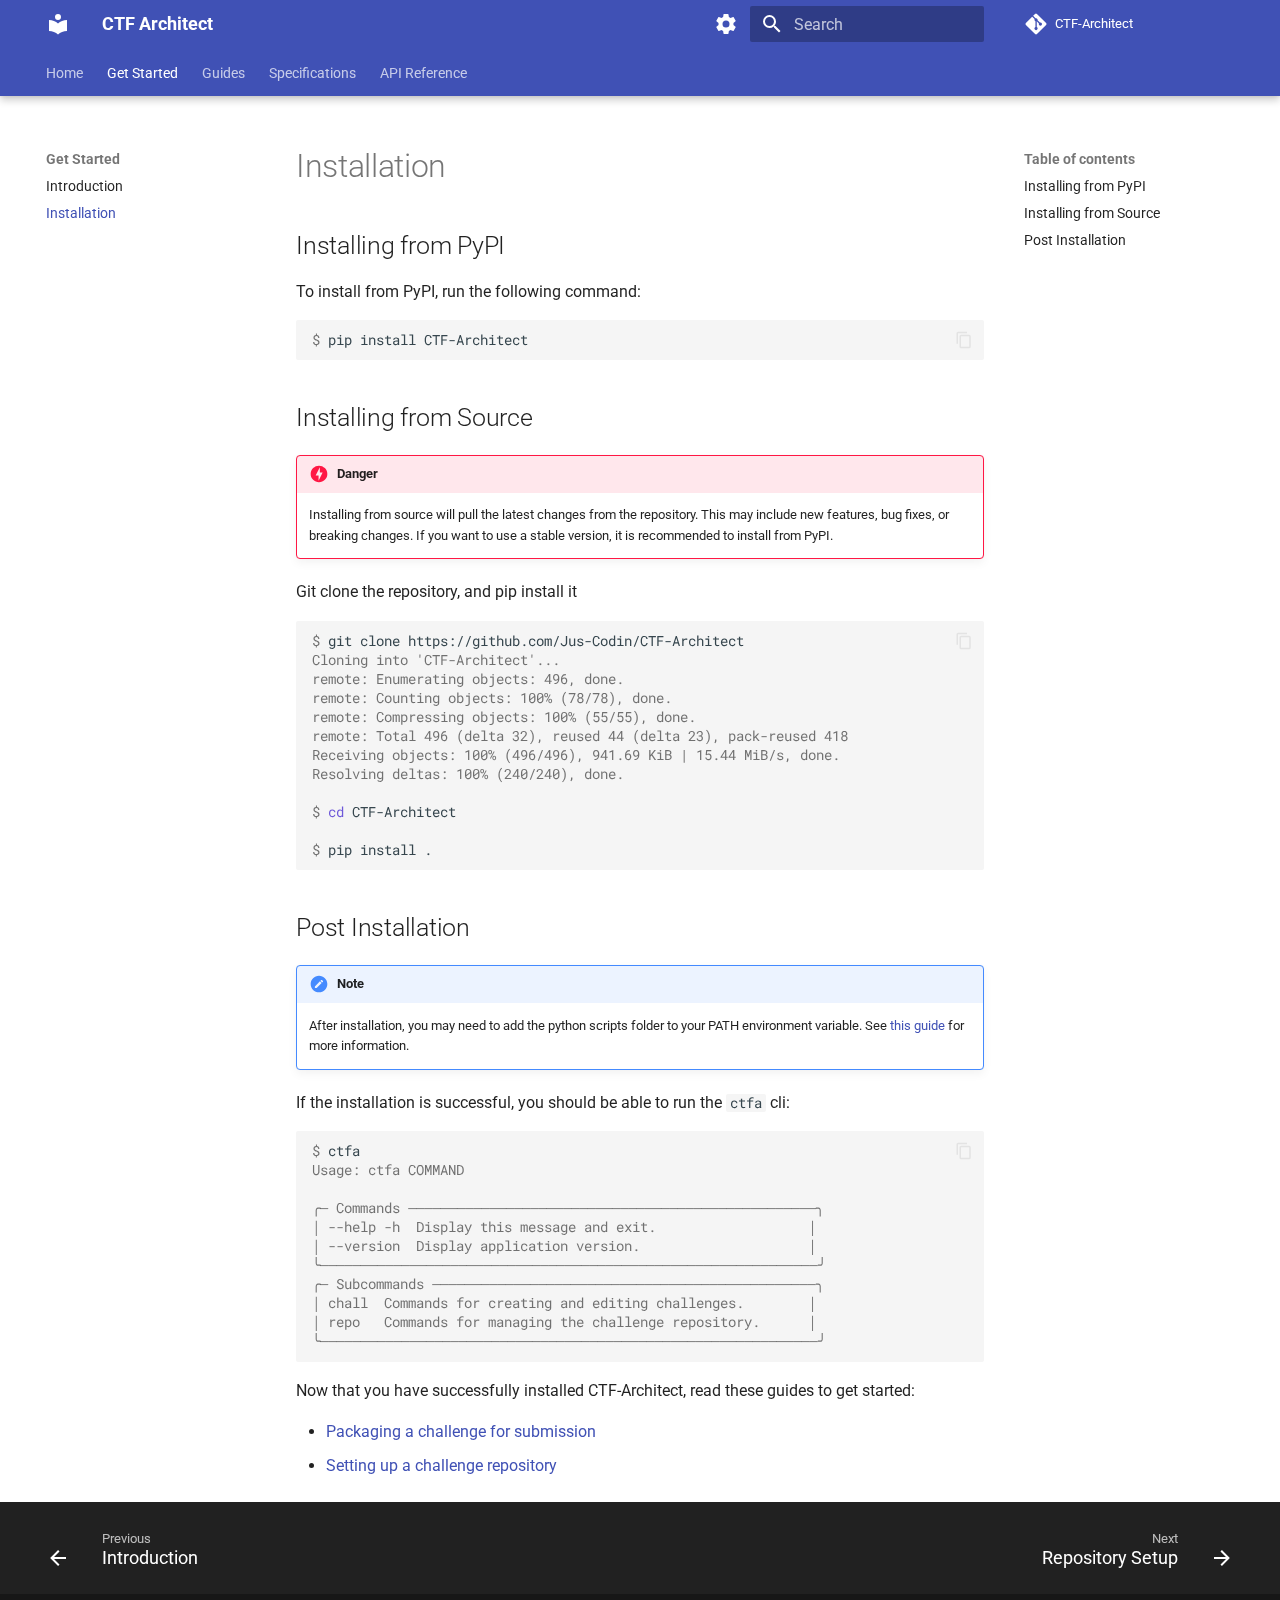
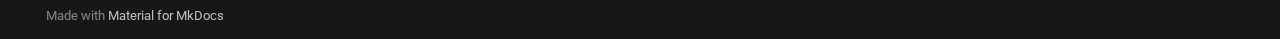
<file: installation/index.html>
<!doctype html>
<html lang="en" class="no-js">
  <head>
    
      <meta charset="utf-8">
      <meta name="viewport" content="width=device-width,initial-scale=1">
      
        <meta name="description" content="A tool for managing challenges for CTFs">
      
      
        <meta name="author" content="JusCodin">
      
      
        <link rel="canonical" href="https://jus-codin.github.io/CTF-Architect/installation/">
      
      
        <link rel="prev" href="../introduction/">
      
      
        <link rel="next" href="../guides/repository-setup/">
      
      
      <link rel="icon" href="../assets/images/favicon.png">
      <meta name="generator" content="mkdocs-1.5.3, mkdocs-material-9.5.15">
    
    
      
        <title>Installation - CTF Architect</title>
      
    
    
      <link rel="stylesheet" href="../assets/stylesheets/main.7e359304.min.css">
      
        
        <link rel="stylesheet" href="../assets/stylesheets/palette.06af60db.min.css">
      
      


    
    
      
    
    
      
        
        
        <link rel="preconnect" href="https://fonts.gstatic.com" crossorigin>
        <link rel="stylesheet" href="https://fonts.googleapis.com/css?family=Roboto:300,300i,400,400i,700,700i%7CRoboto+Mono:400,400i,700,700i&display=fallback">
        <style>:root{--md-text-font:"Roboto";--md-code-font:"Roboto Mono"}</style>
      
    
    
      <link rel="stylesheet" href="../assets/_mkdocstrings.css">
    
    <script>__md_scope=new URL("..",location),__md_hash=e=>[...e].reduce((e,_)=>(e<<5)-e+_.charCodeAt(0),0),__md_get=(e,_=localStorage,t=__md_scope)=>JSON.parse(_.getItem(t.pathname+"."+e)),__md_set=(e,_,t=localStorage,a=__md_scope)=>{try{t.setItem(a.pathname+"."+e,JSON.stringify(_))}catch(e){}}</script>
    
      

    
    
    
  </head>
  
  
    
    
      
    
    
    
    
    <body dir="ltr" data-md-color-scheme="default" data-md-color-primary="indigo" data-md-color-accent="indigo">
  
    
    <input class="md-toggle" data-md-toggle="drawer" type="checkbox" id="__drawer" autocomplete="off">
    <input class="md-toggle" data-md-toggle="search" type="checkbox" id="__search" autocomplete="off">
    <label class="md-overlay" for="__drawer"></label>
    <div data-md-component="skip">
      
        
        <a href="#installation" class="md-skip">
          Skip to content
        </a>
      
    </div>
    <div data-md-component="announce">
      
    </div>
    
    
      

  

<header class="md-header md-header--shadow md-header--lifted" data-md-component="header">
  <nav class="md-header__inner md-grid" aria-label="Header">
    <a href=".." title="CTF Architect" class="md-header__button md-logo" aria-label="CTF Architect" data-md-component="logo">
      
  
  <svg xmlns="http://www.w3.org/2000/svg" viewBox="0 0 24 24"><path d="M12 8a3 3 0 0 0 3-3 3 3 0 0 0-3-3 3 3 0 0 0-3 3 3 3 0 0 0 3 3m0 3.54C9.64 9.35 6.5 8 3 8v11c3.5 0 6.64 1.35 9 3.54 2.36-2.19 5.5-3.54 9-3.54V8c-3.5 0-6.64 1.35-9 3.54Z"/></svg>

    </a>
    <label class="md-header__button md-icon" for="__drawer">
      
      <svg xmlns="http://www.w3.org/2000/svg" viewBox="0 0 24 24"><path d="M3 6h18v2H3V6m0 5h18v2H3v-2m0 5h18v2H3v-2Z"/></svg>
    </label>
    <div class="md-header__title" data-md-component="header-title">
      <div class="md-header__ellipsis">
        <div class="md-header__topic">
          <span class="md-ellipsis">
            CTF Architect
          </span>
        </div>
        <div class="md-header__topic" data-md-component="header-topic">
          <span class="md-ellipsis">
            
              Installation
            
          </span>
        </div>
      </div>
    </div>
    
      
        <form class="md-header__option" data-md-component="palette">
  
    
    
    
    <input class="md-option" data-md-color-media="(prefers-color-scheme)" data-md-color-scheme="default" data-md-color-primary="indigo" data-md-color-accent="indigo"  aria-label="Switch to light mode"  type="radio" name="__palette" id="__palette_0">
    
      <label class="md-header__button md-icon" title="Switch to light mode" for="__palette_1" hidden>
        <svg xmlns="http://www.w3.org/2000/svg" viewBox="0 0 24 24"><path d="M12 15.5A3.5 3.5 0 0 1 8.5 12 3.5 3.5 0 0 1 12 8.5a3.5 3.5 0 0 1 3.5 3.5 3.5 3.5 0 0 1-3.5 3.5m7.43-2.53c.04-.32.07-.64.07-.97 0-.33-.03-.66-.07-1l2.11-1.63c.19-.15.24-.42.12-.64l-2-3.46c-.12-.22-.39-.31-.61-.22l-2.49 1c-.52-.39-1.06-.73-1.69-.98l-.37-2.65A.506.506 0 0 0 14 2h-4c-.25 0-.46.18-.5.42l-.37 2.65c-.63.25-1.17.59-1.69.98l-2.49-1c-.22-.09-.49 0-.61.22l-2 3.46c-.13.22-.07.49.12.64L4.57 11c-.04.34-.07.67-.07 1 0 .33.03.65.07.97l-2.11 1.66c-.19.15-.25.42-.12.64l2 3.46c.12.22.39.3.61.22l2.49-1.01c.52.4 1.06.74 1.69.99l.37 2.65c.04.24.25.42.5.42h4c.25 0 .46-.18.5-.42l.37-2.65c.63-.26 1.17-.59 1.69-.99l2.49 1.01c.22.08.49 0 .61-.22l2-3.46c.12-.22.07-.49-.12-.64l-2.11-1.66Z"/></svg>
      </label>
    
  
    
    
    
    <input class="md-option" data-md-color-media="(prefers-color-scheme: light)" data-md-color-scheme="default" data-md-color-primary="indigo" data-md-color-accent="indigo"  aria-label="Switch to dark mode"  type="radio" name="__palette" id="__palette_1">
    
      <label class="md-header__button md-icon" title="Switch to dark mode" for="__palette_2" hidden>
        <svg xmlns="http://www.w3.org/2000/svg" viewBox="0 0 24 24"><path d="M12 6a6 6 0 0 1 6 6c0 2.22-1.21 4.16-3 5.2V19a1 1 0 0 1-1 1h-4a1 1 0 0 1-1-1v-1.8c-1.79-1.04-3-2.98-3-5.2a6 6 0 0 1 6-6m2 15v1a1 1 0 0 1-1 1h-2a1 1 0 0 1-1-1v-1h4m6-10h3v2h-3v-2M1 11h3v2H1v-2M13 1v3h-2V1h2M4.92 3.5l2.13 2.14-1.42 1.41L3.5 4.93 4.92 3.5m12.03 2.13 2.12-2.13 1.43 1.43-2.13 2.12-1.42-1.42Z"/></svg>
      </label>
    
  
    
    
    
    <input class="md-option" data-md-color-media="(prefers-color-scheme: dark)" data-md-color-scheme="slate" data-md-color-primary="black" data-md-color-accent="indigo"  aria-label="Switch to system preference"  type="radio" name="__palette" id="__palette_2">
    
      <label class="md-header__button md-icon" title="Switch to system preference" for="__palette_0" hidden>
        <svg xmlns="http://www.w3.org/2000/svg" viewBox="0 0 24 24"><path d="M12 2a7 7 0 0 1 7 7c0 2.38-1.19 4.47-3 5.74V17a1 1 0 0 1-1 1H9a1 1 0 0 1-1-1v-2.26C6.19 13.47 5 11.38 5 9a7 7 0 0 1 7-7M9 21v-1h6v1a1 1 0 0 1-1 1h-4a1 1 0 0 1-1-1m3-17a5 5 0 0 0-5 5c0 2.05 1.23 3.81 3 4.58V16h4v-2.42c1.77-.77 3-2.53 3-4.58a5 5 0 0 0-5-5Z"/></svg>
      </label>
    
  
</form>
      
    
    
      <script>var media,input,key,value,palette=__md_get("__palette");if(palette&&palette.color){"(prefers-color-scheme)"===palette.color.media&&(media=matchMedia("(prefers-color-scheme: light)"),input=document.querySelector(media.matches?"[data-md-color-media='(prefers-color-scheme: light)']":"[data-md-color-media='(prefers-color-scheme: dark)']"),palette.color.media=input.getAttribute("data-md-color-media"),palette.color.scheme=input.getAttribute("data-md-color-scheme"),palette.color.primary=input.getAttribute("data-md-color-primary"),palette.color.accent=input.getAttribute("data-md-color-accent"));for([key,value]of Object.entries(palette.color))document.body.setAttribute("data-md-color-"+key,value)}</script>
    
    
    
      <label class="md-header__button md-icon" for="__search">
        
        <svg xmlns="http://www.w3.org/2000/svg" viewBox="0 0 24 24"><path d="M9.5 3A6.5 6.5 0 0 1 16 9.5c0 1.61-.59 3.09-1.56 4.23l.27.27h.79l5 5-1.5 1.5-5-5v-.79l-.27-.27A6.516 6.516 0 0 1 9.5 16 6.5 6.5 0 0 1 3 9.5 6.5 6.5 0 0 1 9.5 3m0 2C7 5 5 7 5 9.5S7 14 9.5 14 14 12 14 9.5 12 5 9.5 5Z"/></svg>
      </label>
      <div class="md-search" data-md-component="search" role="dialog">
  <label class="md-search__overlay" for="__search"></label>
  <div class="md-search__inner" role="search">
    <form class="md-search__form" name="search">
      <input type="text" class="md-search__input" name="query" aria-label="Search" placeholder="Search" autocapitalize="off" autocorrect="off" autocomplete="off" spellcheck="false" data-md-component="search-query" required>
      <label class="md-search__icon md-icon" for="__search">
        
        <svg xmlns="http://www.w3.org/2000/svg" viewBox="0 0 24 24"><path d="M9.5 3A6.5 6.5 0 0 1 16 9.5c0 1.61-.59 3.09-1.56 4.23l.27.27h.79l5 5-1.5 1.5-5-5v-.79l-.27-.27A6.516 6.516 0 0 1 9.5 16 6.5 6.5 0 0 1 3 9.5 6.5 6.5 0 0 1 9.5 3m0 2C7 5 5 7 5 9.5S7 14 9.5 14 14 12 14 9.5 12 5 9.5 5Z"/></svg>
        
        <svg xmlns="http://www.w3.org/2000/svg" viewBox="0 0 24 24"><path d="M20 11v2H8l5.5 5.5-1.42 1.42L4.16 12l7.92-7.92L13.5 5.5 8 11h12Z"/></svg>
      </label>
      <nav class="md-search__options" aria-label="Search">
        
        <button type="reset" class="md-search__icon md-icon" title="Clear" aria-label="Clear" tabindex="-1">
          
          <svg xmlns="http://www.w3.org/2000/svg" viewBox="0 0 24 24"><path d="M19 6.41 17.59 5 12 10.59 6.41 5 5 6.41 10.59 12 5 17.59 6.41 19 12 13.41 17.59 19 19 17.59 13.41 12 19 6.41Z"/></svg>
        </button>
      </nav>
      
    </form>
    <div class="md-search__output">
      <div class="md-search__scrollwrap" data-md-scrollfix>
        <div class="md-search-result" data-md-component="search-result">
          <div class="md-search-result__meta">
            Initializing search
          </div>
          <ol class="md-search-result__list" role="presentation"></ol>
        </div>
      </div>
    </div>
  </div>
</div>
    
    
      <div class="md-header__source">
        <a href="https://github.com/Jus-Codin/CTF-Architect" title="Go to repository" class="md-source" data-md-component="source">
  <div class="md-source__icon md-icon">
    
    <svg xmlns="http://www.w3.org/2000/svg" viewBox="0 0 448 512"><!--! Font Awesome Free 6.5.1 by @fontawesome - https://fontawesome.com License - https://fontawesome.com/license/free (Icons: CC BY 4.0, Fonts: SIL OFL 1.1, Code: MIT License) Copyright 2023 Fonticons, Inc.--><path d="M439.55 236.05 244 40.45a28.87 28.87 0 0 0-40.81 0l-40.66 40.63 51.52 51.52c27.06-9.14 52.68 16.77 43.39 43.68l49.66 49.66c34.23-11.8 61.18 31 35.47 56.69-26.49 26.49-70.21-2.87-56-37.34L240.22 199v121.85c25.3 12.54 22.26 41.85 9.08 55a34.34 34.34 0 0 1-48.55 0c-17.57-17.6-11.07-46.91 11.25-56v-123c-20.8-8.51-24.6-30.74-18.64-45L142.57 101 8.45 235.14a28.86 28.86 0 0 0 0 40.81l195.61 195.6a28.86 28.86 0 0 0 40.8 0l194.69-194.69a28.86 28.86 0 0 0 0-40.81z"/></svg>
  </div>
  <div class="md-source__repository">
    CTF-Architect
  </div>
</a>
      </div>
    
  </nav>
  
    
      
<nav class="md-tabs" aria-label="Tabs" data-md-component="tabs">
  <div class="md-grid">
    <ul class="md-tabs__list">
      
        
  
  
  
    <li class="md-tabs__item">
      <a href=".." class="md-tabs__link">
        
  
    
  
  Home

      </a>
    </li>
  

      
        
  
  
    
  
  
    
    
      <li class="md-tabs__item md-tabs__item--active">
        <a href="../introduction/" class="md-tabs__link">
          
  
  Get Started

        </a>
      </li>
    
  

      
        
  
  
  
    
    
      <li class="md-tabs__item">
        <a href="../guides/repository-setup/" class="md-tabs__link">
          
  
  Guides

        </a>
      </li>
    
  

      
        
  
  
  
    
    
      <li class="md-tabs__item">
        <a href="../spec/challenge/" class="md-tabs__link">
          
  
  Specifications

        </a>
      </li>
    
  

      
        
  
  
  
    
    
      <li class="md-tabs__item">
        <a href="../api/models/" class="md-tabs__link">
          
  
  API Reference

        </a>
      </li>
    
  

      
    </ul>
  </div>
</nav>
    
  
</header>
    
    <div class="md-container" data-md-component="container">
      
      
        
      
      <main class="md-main" data-md-component="main">
        <div class="md-main__inner md-grid">
          
            
              
              <div class="md-sidebar md-sidebar--primary" data-md-component="sidebar" data-md-type="navigation" >
                <div class="md-sidebar__scrollwrap">
                  <div class="md-sidebar__inner">
                    


  


<nav class="md-nav md-nav--primary md-nav--lifted" aria-label="Navigation" data-md-level="0">
  <label class="md-nav__title" for="__drawer">
    <a href=".." title="CTF Architect" class="md-nav__button md-logo" aria-label="CTF Architect" data-md-component="logo">
      
  
  <svg xmlns="http://www.w3.org/2000/svg" viewBox="0 0 24 24"><path d="M12 8a3 3 0 0 0 3-3 3 3 0 0 0-3-3 3 3 0 0 0-3 3 3 3 0 0 0 3 3m0 3.54C9.64 9.35 6.5 8 3 8v11c3.5 0 6.64 1.35 9 3.54 2.36-2.19 5.5-3.54 9-3.54V8c-3.5 0-6.64 1.35-9 3.54Z"/></svg>

    </a>
    CTF Architect
  </label>
  
    <div class="md-nav__source">
      <a href="https://github.com/Jus-Codin/CTF-Architect" title="Go to repository" class="md-source" data-md-component="source">
  <div class="md-source__icon md-icon">
    
    <svg xmlns="http://www.w3.org/2000/svg" viewBox="0 0 448 512"><!--! Font Awesome Free 6.5.1 by @fontawesome - https://fontawesome.com License - https://fontawesome.com/license/free (Icons: CC BY 4.0, Fonts: SIL OFL 1.1, Code: MIT License) Copyright 2023 Fonticons, Inc.--><path d="M439.55 236.05 244 40.45a28.87 28.87 0 0 0-40.81 0l-40.66 40.63 51.52 51.52c27.06-9.14 52.68 16.77 43.39 43.68l49.66 49.66c34.23-11.8 61.18 31 35.47 56.69-26.49 26.49-70.21-2.87-56-37.34L240.22 199v121.85c25.3 12.54 22.26 41.85 9.08 55a34.34 34.34 0 0 1-48.55 0c-17.57-17.6-11.07-46.91 11.25-56v-123c-20.8-8.51-24.6-30.74-18.64-45L142.57 101 8.45 235.14a28.86 28.86 0 0 0 0 40.81l195.61 195.6a28.86 28.86 0 0 0 40.8 0l194.69-194.69a28.86 28.86 0 0 0 0-40.81z"/></svg>
  </div>
  <div class="md-source__repository">
    CTF-Architect
  </div>
</a>
    </div>
  
  <ul class="md-nav__list" data-md-scrollfix>
    
      
      
  
  
  
  
    <li class="md-nav__item">
      <a href=".." class="md-nav__link">
        
  
  <span class="md-ellipsis">
    Home
  </span>
  

      </a>
    </li>
  

    
      
      
  
  
    
  
  
  
    
    
    
      
        
        
      
      
    
    
    <li class="md-nav__item md-nav__item--active md-nav__item--section md-nav__item--nested">
      
        
        
        <input class="md-nav__toggle md-toggle " type="checkbox" id="__nav_2" checked>
        
          
          <label class="md-nav__link" for="__nav_2" id="__nav_2_label" tabindex="">
            
  
  <span class="md-ellipsis">
    Get Started
  </span>
  

            <span class="md-nav__icon md-icon"></span>
          </label>
        
        <nav class="md-nav" data-md-level="1" aria-labelledby="__nav_2_label" aria-expanded="true">
          <label class="md-nav__title" for="__nav_2">
            <span class="md-nav__icon md-icon"></span>
            Get Started
          </label>
          <ul class="md-nav__list" data-md-scrollfix>
            
              
                
  
  
  
  
    <li class="md-nav__item">
      <a href="../introduction/" class="md-nav__link">
        
  
  <span class="md-ellipsis">
    Introduction
  </span>
  

      </a>
    </li>
  

              
            
              
                
  
  
    
  
  
  
    <li class="md-nav__item md-nav__item--active">
      
      <input class="md-nav__toggle md-toggle" type="checkbox" id="__toc">
      
      
        
      
      
        <label class="md-nav__link md-nav__link--active" for="__toc">
          
  
  <span class="md-ellipsis">
    Installation
  </span>
  

          <span class="md-nav__icon md-icon"></span>
        </label>
      
      <a href="./" class="md-nav__link md-nav__link--active">
        
  
  <span class="md-ellipsis">
    Installation
  </span>
  

      </a>
      
        

<nav class="md-nav md-nav--secondary" aria-label="Table of contents">
  
  
  
    
  
  
    <label class="md-nav__title" for="__toc">
      <span class="md-nav__icon md-icon"></span>
      Table of contents
    </label>
    <ul class="md-nav__list" data-md-component="toc" data-md-scrollfix>
      
        <li class="md-nav__item">
  <a href="#installing-from-pypi" class="md-nav__link">
    <span class="md-ellipsis">
      Installing from PyPI
    </span>
  </a>
  
</li>
      
        <li class="md-nav__item">
  <a href="#installing-from-source" class="md-nav__link">
    <span class="md-ellipsis">
      Installing from Source
    </span>
  </a>
  
</li>
      
        <li class="md-nav__item">
  <a href="#post-installation" class="md-nav__link">
    <span class="md-ellipsis">
      Post Installation
    </span>
  </a>
  
</li>
      
    </ul>
  
</nav>
      
    </li>
  

              
            
          </ul>
        </nav>
      
    </li>
  

    
      
      
  
  
  
  
    
    
    
      
      
    
    
    <li class="md-nav__item md-nav__item--nested">
      
        
        
        <input class="md-nav__toggle md-toggle " type="checkbox" id="__nav_3" >
        
          
          <label class="md-nav__link" for="__nav_3" id="__nav_3_label" tabindex="0">
            
  
  <span class="md-ellipsis">
    Guides
  </span>
  

            <span class="md-nav__icon md-icon"></span>
          </label>
        
        <nav class="md-nav" data-md-level="1" aria-labelledby="__nav_3_label" aria-expanded="false">
          <label class="md-nav__title" for="__nav_3">
            <span class="md-nav__icon md-icon"></span>
            Guides
          </label>
          <ul class="md-nav__list" data-md-scrollfix>
            
              
                
  
  
  
  
    <li class="md-nav__item">
      <a href="../guides/repository-setup/" class="md-nav__link">
        
  
  <span class="md-ellipsis">
    Repository Setup
  </span>
  

      </a>
    </li>
  

              
            
              
                
  
  
  
  
    <li class="md-nav__item">
      <a href="../guides/packaging-challenges/" class="md-nav__link">
        
  
  <span class="md-ellipsis">
    Packaging Challenges
  </span>
  

      </a>
    </li>
  

              
            
          </ul>
        </nav>
      
    </li>
  

    
      
      
  
  
  
  
    
    
    
      
      
    
    
    <li class="md-nav__item md-nav__item--nested">
      
        
        
        <input class="md-nav__toggle md-toggle " type="checkbox" id="__nav_4" >
        
          
          <label class="md-nav__link" for="__nav_4" id="__nav_4_label" tabindex="0">
            
  
  <span class="md-ellipsis">
    Specifications
  </span>
  

            <span class="md-nav__icon md-icon"></span>
          </label>
        
        <nav class="md-nav" data-md-level="1" aria-labelledby="__nav_4_label" aria-expanded="false">
          <label class="md-nav__title" for="__nav_4">
            <span class="md-nav__icon md-icon"></span>
            Specifications
          </label>
          <ul class="md-nav__list" data-md-scrollfix>
            
              
                
  
  
  
  
    <li class="md-nav__item">
      <a href="../spec/challenge/" class="md-nav__link">
        
  
  <span class="md-ellipsis">
    Challenge
  </span>
  

      </a>
    </li>
  

              
            
              
                
  
  
  
  
    <li class="md-nav__item">
      <a href="../spec/repository/" class="md-nav__link">
        
  
  <span class="md-ellipsis">
    Repository
  </span>
  

      </a>
    </li>
  

              
            
          </ul>
        </nav>
      
    </li>
  

    
      
      
  
  
  
  
    
    
    
      
      
    
    
    <li class="md-nav__item md-nav__item--nested">
      
        
        
        <input class="md-nav__toggle md-toggle " type="checkbox" id="__nav_5" >
        
          
          <label class="md-nav__link" for="__nav_5" id="__nav_5_label" tabindex="0">
            
  
  <span class="md-ellipsis">
    API Reference
  </span>
  

            <span class="md-nav__icon md-icon"></span>
          </label>
        
        <nav class="md-nav" data-md-level="1" aria-labelledby="__nav_5_label" aria-expanded="false">
          <label class="md-nav__title" for="__nav_5">
            <span class="md-nav__icon md-icon"></span>
            API Reference
          </label>
          <ul class="md-nav__list" data-md-scrollfix>
            
              
                
  
  
  
  
    <li class="md-nav__item">
      <a href="../api/models/" class="md-nav__link">
        
  
  <span class="md-ellipsis">
    Models
  </span>
  

      </a>
    </li>
  

              
            
          </ul>
        </nav>
      
    </li>
  

    
  </ul>
</nav>
                  </div>
                </div>
              </div>
            
            
              
              <div class="md-sidebar md-sidebar--secondary" data-md-component="sidebar" data-md-type="toc" >
                <div class="md-sidebar__scrollwrap">
                  <div class="md-sidebar__inner">
                    

<nav class="md-nav md-nav--secondary" aria-label="Table of contents">
  
  
  
    
  
  
    <label class="md-nav__title" for="__toc">
      <span class="md-nav__icon md-icon"></span>
      Table of contents
    </label>
    <ul class="md-nav__list" data-md-component="toc" data-md-scrollfix>
      
        <li class="md-nav__item">
  <a href="#installing-from-pypi" class="md-nav__link">
    <span class="md-ellipsis">
      Installing from PyPI
    </span>
  </a>
  
</li>
      
        <li class="md-nav__item">
  <a href="#installing-from-source" class="md-nav__link">
    <span class="md-ellipsis">
      Installing from Source
    </span>
  </a>
  
</li>
      
        <li class="md-nav__item">
  <a href="#post-installation" class="md-nav__link">
    <span class="md-ellipsis">
      Post Installation
    </span>
  </a>
  
</li>
      
    </ul>
  
</nav>
                  </div>
                </div>
              </div>
            
          
          
            <div class="md-content" data-md-component="content">
              <article class="md-content__inner md-typeset">
                
                  

  
  


<h1 id="installation">Installation<a class="headerlink" href="#installation" title="Permanent link">&para;</a></h1>
<h2 id="installing-from-pypi">Installing from PyPI<a class="headerlink" href="#installing-from-pypi" title="Permanent link">&para;</a></h2>
<p>To install from PyPI, run the following command:</p>
<div class="highlight"><pre><span></span><code><span class="gp">$ </span>pip<span class="w"> </span>install<span class="w"> </span>CTF-Architect
</code></pre></div>
<h2 id="installing-from-source">Installing from Source<a class="headerlink" href="#installing-from-source" title="Permanent link">&para;</a></h2>
<div class="admonition danger">
<p class="admonition-title">Danger</p>
<p>Installing from source will pull the latest changes from the repository. This may include new features, bug fixes, or breaking changes. If you want to use a stable version, it is recommended to install from PyPI.</p>
</div>
<p>Git clone the repository, and pip install it</p>
<div class="highlight"><pre><span></span><code><span class="gp">$ </span>git<span class="w"> </span>clone<span class="w"> </span>https://github.com/Jus-Codin/CTF-Architect
<span class="go">Cloning into &#39;CTF-Architect&#39;...</span>
<span class="go">remote: Enumerating objects: 496, done.</span>
<span class="go">remote: Counting objects: 100% (78/78), done.</span>
<span class="go">remote: Compressing objects: 100% (55/55), done.</span>
<span class="go">remote: Total 496 (delta 32), reused 44 (delta 23), pack-reused 418</span>
<span class="go">Receiving objects: 100% (496/496), 941.69 KiB | 15.44 MiB/s, done.</span>
<span class="go">Resolving deltas: 100% (240/240), done.</span>

<span class="gp">$ </span><span class="nb">cd</span><span class="w"> </span>CTF-Architect

<span class="gp">$ </span>pip<span class="w"> </span>install<span class="w"> </span>.
</code></pre></div>
<h2 id="post-installation">Post Installation<a class="headerlink" href="#post-installation" title="Permanent link">&para;</a></h2>
<div class="admonition note">
<p class="admonition-title">Note</p>
<p>After installation, you may need to add the python scripts folder to your PATH environment variable. See <a href="https://realpython.com/add-python-to-path/">this guide</a> for more information.</p>
</div>
<p>If the installation is successful, you should be able to run the <code>ctfa</code> cli:</p>
<div class="highlight"><pre><span></span><code><span class="gp">$ </span>ctfa
<span class="go">Usage: ctfa COMMAND</span>

<span class="go">╭─ Commands ──────────────────────────────────────────────────╮</span>
<span class="go">│ --help -h  Display this message and exit.                   │</span>
<span class="go">│ --version  Display application version.                     │</span>
<span class="go">╰─────────────────────────────────────────────────────────────╯</span>
<span class="go">╭─ Subcommands ───────────────────────────────────────────────╮</span>
<span class="go">│ chall  Commands for creating and editing challenges.        │</span>
<span class="go">│ repo   Commands for managing the challenge repository.      │</span>
<span class="go">╰─────────────────────────────────────────────────────────────╯</span>
</code></pre></div>
<p>Now that you have successfully installed CTF-Architect, read these guides to get started:</p>
<ul>
<li><a href="../guides/packaging-challenges/">Packaging a challenge for submission</a></li>
<li><a href="../guides/repository-setup/">Setting up a challenge repository</a></li>
</ul>












                
              </article>
            </div>
          
          
  <script>var tabs=__md_get("__tabs");if(Array.isArray(tabs))e:for(var set of document.querySelectorAll(".tabbed-set")){var tab,labels=set.querySelector(".tabbed-labels");for(tab of tabs)for(var label of labels.getElementsByTagName("label"))if(label.innerText.trim()===tab){var input=document.getElementById(label.htmlFor);input.checked=!0;continue e}}</script>

<script>var target=document.getElementById(location.hash.slice(1));target&&target.name&&(target.checked=target.name.startsWith("__tabbed_"))</script>
        </div>
        
          <button type="button" class="md-top md-icon" data-md-component="top" hidden>
  
  <svg xmlns="http://www.w3.org/2000/svg" viewBox="0 0 24 24"><path d="M13 20h-2V8l-5.5 5.5-1.42-1.42L12 4.16l7.92 7.92-1.42 1.42L13 8v12Z"/></svg>
  Back to top
</button>
        
      </main>
      
        <footer class="md-footer">
  
    
      
      <nav class="md-footer__inner md-grid" aria-label="Footer" >
        
          
          <a href="../introduction/" class="md-footer__link md-footer__link--prev" aria-label="Previous: Introduction">
            <div class="md-footer__button md-icon">
              
              <svg xmlns="http://www.w3.org/2000/svg" viewBox="0 0 24 24"><path d="M20 11v2H8l5.5 5.5-1.42 1.42L4.16 12l7.92-7.92L13.5 5.5 8 11h12Z"/></svg>
            </div>
            <div class="md-footer__title">
              <span class="md-footer__direction">
                Previous
              </span>
              <div class="md-ellipsis">
                Introduction
              </div>
            </div>
          </a>
        
        
          
          <a href="../guides/repository-setup/" class="md-footer__link md-footer__link--next" aria-label="Next: Repository Setup">
            <div class="md-footer__title">
              <span class="md-footer__direction">
                Next
              </span>
              <div class="md-ellipsis">
                Repository Setup
              </div>
            </div>
            <div class="md-footer__button md-icon">
              
              <svg xmlns="http://www.w3.org/2000/svg" viewBox="0 0 24 24"><path d="M4 11v2h12l-5.5 5.5 1.42 1.42L19.84 12l-7.92-7.92L10.5 5.5 16 11H4Z"/></svg>
            </div>
          </a>
        
      </nav>
    
  
  <div class="md-footer-meta md-typeset">
    <div class="md-footer-meta__inner md-grid">
      <div class="md-copyright">
  
  
    Made with
    <a href="https://squidfunk.github.io/mkdocs-material/" target="_blank" rel="noopener">
      Material for MkDocs
    </a>
  
</div>
      
    </div>
  </div>
</footer>
      
    </div>
    <div class="md-dialog" data-md-component="dialog">
      <div class="md-dialog__inner md-typeset"></div>
    </div>
    
    
    <script id="__config" type="application/json">{"base": "..", "features": ["content.code.copy", "content.code.annotate", "content.tabs.link", "navigation.footer", "navigation.tabs", "navigation.tabs.sticky", "navigation.top", "toc.follow"], "search": "../assets/javascripts/workers/search.b8dbb3d2.min.js", "translations": {"clipboard.copied": "Copied to clipboard", "clipboard.copy": "Copy to clipboard", "search.result.more.one": "1 more on this page", "search.result.more.other": "# more on this page", "search.result.none": "No matching documents", "search.result.one": "1 matching document", "search.result.other": "# matching documents", "search.result.placeholder": "Type to start searching", "search.result.term.missing": "Missing", "select.version": "Select version"}}</script>
    
    
      <script src="../assets/javascripts/bundle.bd41221c.min.js"></script>
      
    
  </body>
</html>
</file>
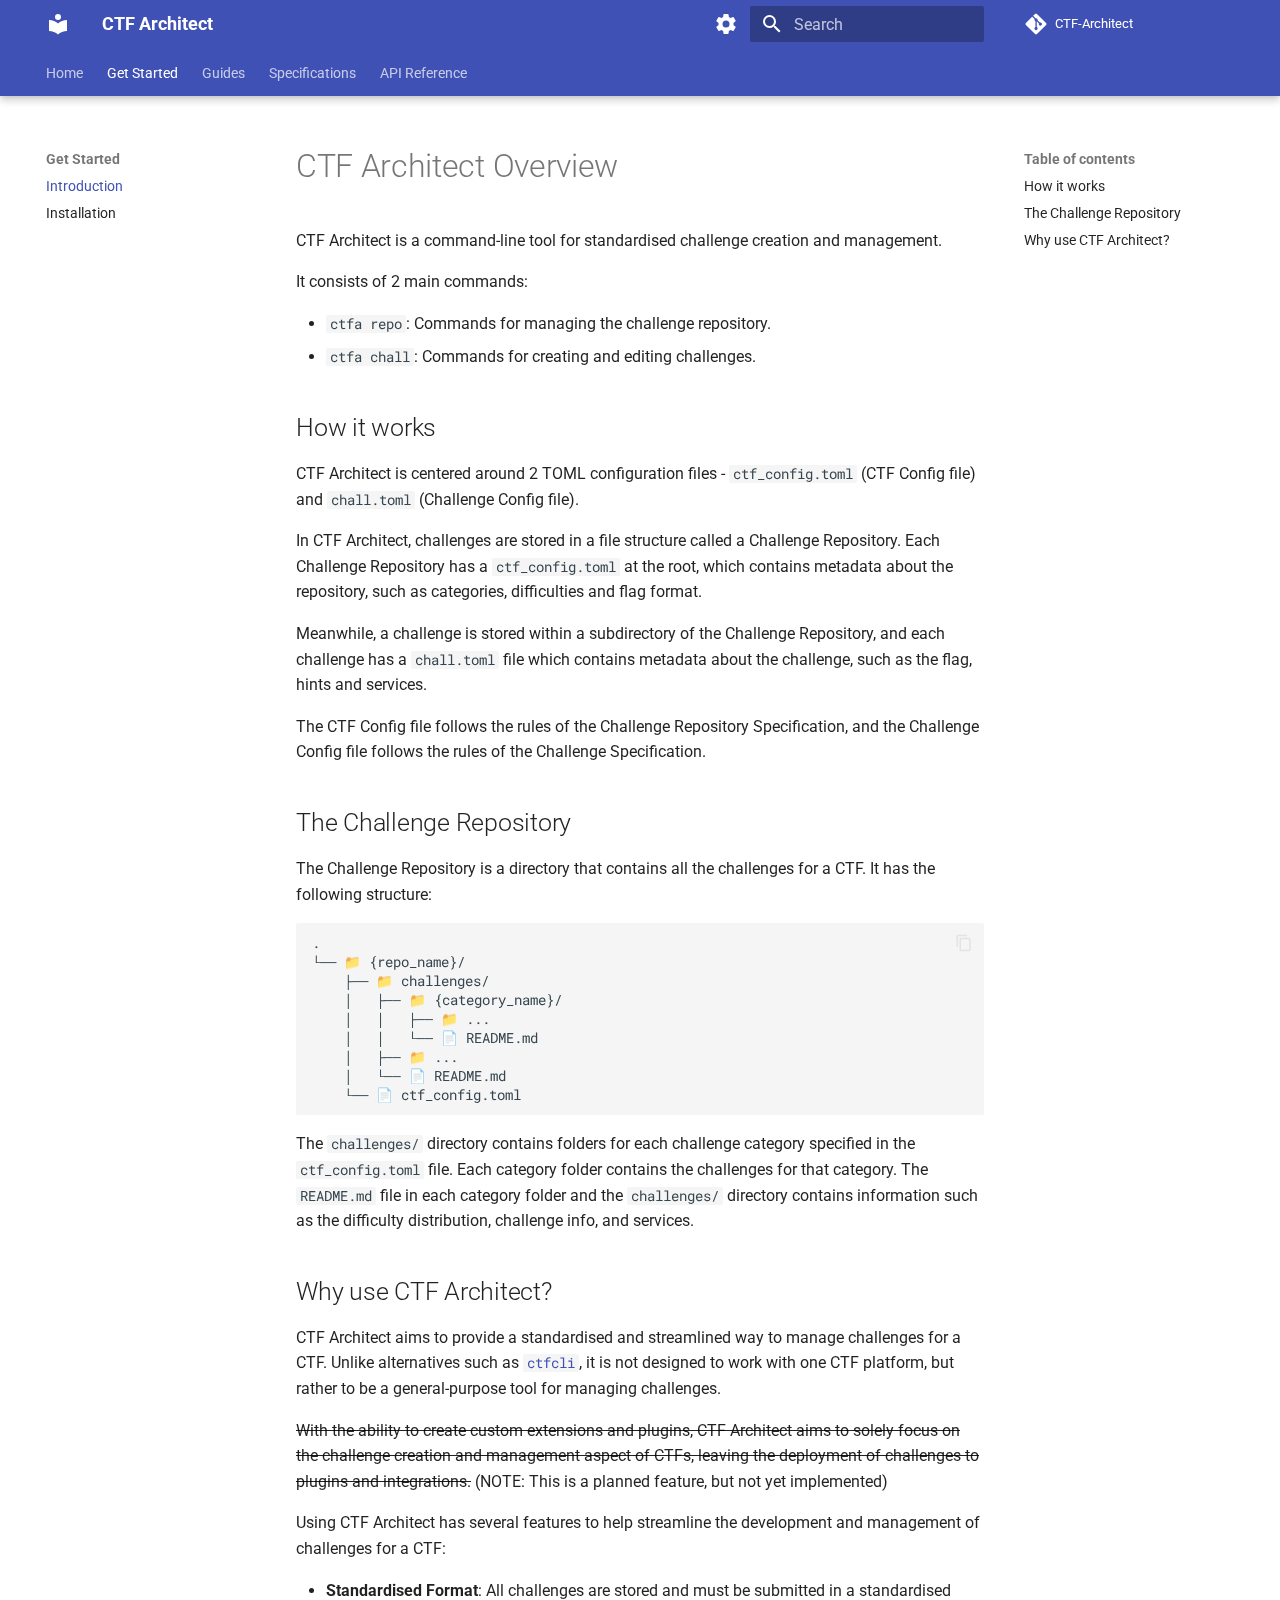
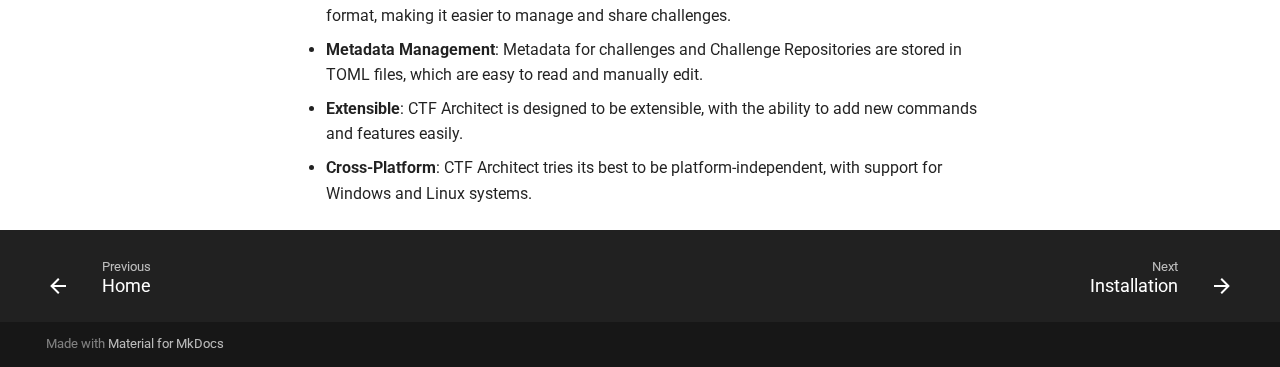
<file: introduction/index.html>
<!doctype html>
<html lang="en" class="no-js">
  <head>
    
      <meta charset="utf-8">
      <meta name="viewport" content="width=device-width,initial-scale=1">
      
        <meta name="description" content="A tool for managing challenges for CTFs">
      
      
        <meta name="author" content="JusCodin">
      
      
        <link rel="canonical" href="https://jus-codin.github.io/CTF-Architect/introduction/">
      
      
        <link rel="prev" href="..">
      
      
        <link rel="next" href="../installation/">
      
      
      <link rel="icon" href="../assets/images/favicon.png">
      <meta name="generator" content="mkdocs-1.5.3, mkdocs-material-9.5.15">
    
    
      
        <title>Introduction - CTF Architect</title>
      
    
    
      <link rel="stylesheet" href="../assets/stylesheets/main.7e359304.min.css">
      
        
        <link rel="stylesheet" href="../assets/stylesheets/palette.06af60db.min.css">
      
      


    
    
      
    
    
      
        
        
        <link rel="preconnect" href="https://fonts.gstatic.com" crossorigin>
        <link rel="stylesheet" href="https://fonts.googleapis.com/css?family=Roboto:300,300i,400,400i,700,700i%7CRoboto+Mono:400,400i,700,700i&display=fallback">
        <style>:root{--md-text-font:"Roboto";--md-code-font:"Roboto Mono"}</style>
      
    
    
      <link rel="stylesheet" href="../assets/_mkdocstrings.css">
    
    <script>__md_scope=new URL("..",location),__md_hash=e=>[...e].reduce((e,_)=>(e<<5)-e+_.charCodeAt(0),0),__md_get=(e,_=localStorage,t=__md_scope)=>JSON.parse(_.getItem(t.pathname+"."+e)),__md_set=(e,_,t=localStorage,a=__md_scope)=>{try{t.setItem(a.pathname+"."+e,JSON.stringify(_))}catch(e){}}</script>
    
      

    
    
    
  </head>
  
  
    
    
      
    
    
    
    
    <body dir="ltr" data-md-color-scheme="default" data-md-color-primary="indigo" data-md-color-accent="indigo">
  
    
    <input class="md-toggle" data-md-toggle="drawer" type="checkbox" id="__drawer" autocomplete="off">
    <input class="md-toggle" data-md-toggle="search" type="checkbox" id="__search" autocomplete="off">
    <label class="md-overlay" for="__drawer"></label>
    <div data-md-component="skip">
      
        
        <a href="#ctf-architect-overview" class="md-skip">
          Skip to content
        </a>
      
    </div>
    <div data-md-component="announce">
      
    </div>
    
    
      

  

<header class="md-header md-header--shadow md-header--lifted" data-md-component="header">
  <nav class="md-header__inner md-grid" aria-label="Header">
    <a href=".." title="CTF Architect" class="md-header__button md-logo" aria-label="CTF Architect" data-md-component="logo">
      
  
  <svg xmlns="http://www.w3.org/2000/svg" viewBox="0 0 24 24"><path d="M12 8a3 3 0 0 0 3-3 3 3 0 0 0-3-3 3 3 0 0 0-3 3 3 3 0 0 0 3 3m0 3.54C9.64 9.35 6.5 8 3 8v11c3.5 0 6.64 1.35 9 3.54 2.36-2.19 5.5-3.54 9-3.54V8c-3.5 0-6.64 1.35-9 3.54Z"/></svg>

    </a>
    <label class="md-header__button md-icon" for="__drawer">
      
      <svg xmlns="http://www.w3.org/2000/svg" viewBox="0 0 24 24"><path d="M3 6h18v2H3V6m0 5h18v2H3v-2m0 5h18v2H3v-2Z"/></svg>
    </label>
    <div class="md-header__title" data-md-component="header-title">
      <div class="md-header__ellipsis">
        <div class="md-header__topic">
          <span class="md-ellipsis">
            CTF Architect
          </span>
        </div>
        <div class="md-header__topic" data-md-component="header-topic">
          <span class="md-ellipsis">
            
              Introduction
            
          </span>
        </div>
      </div>
    </div>
    
      
        <form class="md-header__option" data-md-component="palette">
  
    
    
    
    <input class="md-option" data-md-color-media="(prefers-color-scheme)" data-md-color-scheme="default" data-md-color-primary="indigo" data-md-color-accent="indigo"  aria-label="Switch to light mode"  type="radio" name="__palette" id="__palette_0">
    
      <label class="md-header__button md-icon" title="Switch to light mode" for="__palette_1" hidden>
        <svg xmlns="http://www.w3.org/2000/svg" viewBox="0 0 24 24"><path d="M12 15.5A3.5 3.5 0 0 1 8.5 12 3.5 3.5 0 0 1 12 8.5a3.5 3.5 0 0 1 3.5 3.5 3.5 3.5 0 0 1-3.5 3.5m7.43-2.53c.04-.32.07-.64.07-.97 0-.33-.03-.66-.07-1l2.11-1.63c.19-.15.24-.42.12-.64l-2-3.46c-.12-.22-.39-.31-.61-.22l-2.49 1c-.52-.39-1.06-.73-1.69-.98l-.37-2.65A.506.506 0 0 0 14 2h-4c-.25 0-.46.18-.5.42l-.37 2.65c-.63.25-1.17.59-1.69.98l-2.49-1c-.22-.09-.49 0-.61.22l-2 3.46c-.13.22-.07.49.12.64L4.57 11c-.04.34-.07.67-.07 1 0 .33.03.65.07.97l-2.11 1.66c-.19.15-.25.42-.12.64l2 3.46c.12.22.39.3.61.22l2.49-1.01c.52.4 1.06.74 1.69.99l.37 2.65c.04.24.25.42.5.42h4c.25 0 .46-.18.5-.42l.37-2.65c.63-.26 1.17-.59 1.69-.99l2.49 1.01c.22.08.49 0 .61-.22l2-3.46c.12-.22.07-.49-.12-.64l-2.11-1.66Z"/></svg>
      </label>
    
  
    
    
    
    <input class="md-option" data-md-color-media="(prefers-color-scheme: light)" data-md-color-scheme="default" data-md-color-primary="indigo" data-md-color-accent="indigo"  aria-label="Switch to dark mode"  type="radio" name="__palette" id="__palette_1">
    
      <label class="md-header__button md-icon" title="Switch to dark mode" for="__palette_2" hidden>
        <svg xmlns="http://www.w3.org/2000/svg" viewBox="0 0 24 24"><path d="M12 6a6 6 0 0 1 6 6c0 2.22-1.21 4.16-3 5.2V19a1 1 0 0 1-1 1h-4a1 1 0 0 1-1-1v-1.8c-1.79-1.04-3-2.98-3-5.2a6 6 0 0 1 6-6m2 15v1a1 1 0 0 1-1 1h-2a1 1 0 0 1-1-1v-1h4m6-10h3v2h-3v-2M1 11h3v2H1v-2M13 1v3h-2V1h2M4.92 3.5l2.13 2.14-1.42 1.41L3.5 4.93 4.92 3.5m12.03 2.13 2.12-2.13 1.43 1.43-2.13 2.12-1.42-1.42Z"/></svg>
      </label>
    
  
    
    
    
    <input class="md-option" data-md-color-media="(prefers-color-scheme: dark)" data-md-color-scheme="slate" data-md-color-primary="black" data-md-color-accent="indigo"  aria-label="Switch to system preference"  type="radio" name="__palette" id="__palette_2">
    
      <label class="md-header__button md-icon" title="Switch to system preference" for="__palette_0" hidden>
        <svg xmlns="http://www.w3.org/2000/svg" viewBox="0 0 24 24"><path d="M12 2a7 7 0 0 1 7 7c0 2.38-1.19 4.47-3 5.74V17a1 1 0 0 1-1 1H9a1 1 0 0 1-1-1v-2.26C6.19 13.47 5 11.38 5 9a7 7 0 0 1 7-7M9 21v-1h6v1a1 1 0 0 1-1 1h-4a1 1 0 0 1-1-1m3-17a5 5 0 0 0-5 5c0 2.05 1.23 3.81 3 4.58V16h4v-2.42c1.77-.77 3-2.53 3-4.58a5 5 0 0 0-5-5Z"/></svg>
      </label>
    
  
</form>
      
    
    
      <script>var media,input,key,value,palette=__md_get("__palette");if(palette&&palette.color){"(prefers-color-scheme)"===palette.color.media&&(media=matchMedia("(prefers-color-scheme: light)"),input=document.querySelector(media.matches?"[data-md-color-media='(prefers-color-scheme: light)']":"[data-md-color-media='(prefers-color-scheme: dark)']"),palette.color.media=input.getAttribute("data-md-color-media"),palette.color.scheme=input.getAttribute("data-md-color-scheme"),palette.color.primary=input.getAttribute("data-md-color-primary"),palette.color.accent=input.getAttribute("data-md-color-accent"));for([key,value]of Object.entries(palette.color))document.body.setAttribute("data-md-color-"+key,value)}</script>
    
    
    
      <label class="md-header__button md-icon" for="__search">
        
        <svg xmlns="http://www.w3.org/2000/svg" viewBox="0 0 24 24"><path d="M9.5 3A6.5 6.5 0 0 1 16 9.5c0 1.61-.59 3.09-1.56 4.23l.27.27h.79l5 5-1.5 1.5-5-5v-.79l-.27-.27A6.516 6.516 0 0 1 9.5 16 6.5 6.5 0 0 1 3 9.5 6.5 6.5 0 0 1 9.5 3m0 2C7 5 5 7 5 9.5S7 14 9.5 14 14 12 14 9.5 12 5 9.5 5Z"/></svg>
      </label>
      <div class="md-search" data-md-component="search" role="dialog">
  <label class="md-search__overlay" for="__search"></label>
  <div class="md-search__inner" role="search">
    <form class="md-search__form" name="search">
      <input type="text" class="md-search__input" name="query" aria-label="Search" placeholder="Search" autocapitalize="off" autocorrect="off" autocomplete="off" spellcheck="false" data-md-component="search-query" required>
      <label class="md-search__icon md-icon" for="__search">
        
        <svg xmlns="http://www.w3.org/2000/svg" viewBox="0 0 24 24"><path d="M9.5 3A6.5 6.5 0 0 1 16 9.5c0 1.61-.59 3.09-1.56 4.23l.27.27h.79l5 5-1.5 1.5-5-5v-.79l-.27-.27A6.516 6.516 0 0 1 9.5 16 6.5 6.5 0 0 1 3 9.5 6.5 6.5 0 0 1 9.5 3m0 2C7 5 5 7 5 9.5S7 14 9.5 14 14 12 14 9.5 12 5 9.5 5Z"/></svg>
        
        <svg xmlns="http://www.w3.org/2000/svg" viewBox="0 0 24 24"><path d="M20 11v2H8l5.5 5.5-1.42 1.42L4.16 12l7.92-7.92L13.5 5.5 8 11h12Z"/></svg>
      </label>
      <nav class="md-search__options" aria-label="Search">
        
        <button type="reset" class="md-search__icon md-icon" title="Clear" aria-label="Clear" tabindex="-1">
          
          <svg xmlns="http://www.w3.org/2000/svg" viewBox="0 0 24 24"><path d="M19 6.41 17.59 5 12 10.59 6.41 5 5 6.41 10.59 12 5 17.59 6.41 19 12 13.41 17.59 19 19 17.59 13.41 12 19 6.41Z"/></svg>
        </button>
      </nav>
      
    </form>
    <div class="md-search__output">
      <div class="md-search__scrollwrap" data-md-scrollfix>
        <div class="md-search-result" data-md-component="search-result">
          <div class="md-search-result__meta">
            Initializing search
          </div>
          <ol class="md-search-result__list" role="presentation"></ol>
        </div>
      </div>
    </div>
  </div>
</div>
    
    
      <div class="md-header__source">
        <a href="https://github.com/Jus-Codin/CTF-Architect" title="Go to repository" class="md-source" data-md-component="source">
  <div class="md-source__icon md-icon">
    
    <svg xmlns="http://www.w3.org/2000/svg" viewBox="0 0 448 512"><!--! Font Awesome Free 6.5.1 by @fontawesome - https://fontawesome.com License - https://fontawesome.com/license/free (Icons: CC BY 4.0, Fonts: SIL OFL 1.1, Code: MIT License) Copyright 2023 Fonticons, Inc.--><path d="M439.55 236.05 244 40.45a28.87 28.87 0 0 0-40.81 0l-40.66 40.63 51.52 51.52c27.06-9.14 52.68 16.77 43.39 43.68l49.66 49.66c34.23-11.8 61.18 31 35.47 56.69-26.49 26.49-70.21-2.87-56-37.34L240.22 199v121.85c25.3 12.54 22.26 41.85 9.08 55a34.34 34.34 0 0 1-48.55 0c-17.57-17.6-11.07-46.91 11.25-56v-123c-20.8-8.51-24.6-30.74-18.64-45L142.57 101 8.45 235.14a28.86 28.86 0 0 0 0 40.81l195.61 195.6a28.86 28.86 0 0 0 40.8 0l194.69-194.69a28.86 28.86 0 0 0 0-40.81z"/></svg>
  </div>
  <div class="md-source__repository">
    CTF-Architect
  </div>
</a>
      </div>
    
  </nav>
  
    
      
<nav class="md-tabs" aria-label="Tabs" data-md-component="tabs">
  <div class="md-grid">
    <ul class="md-tabs__list">
      
        
  
  
  
    <li class="md-tabs__item">
      <a href=".." class="md-tabs__link">
        
  
    
  
  Home

      </a>
    </li>
  

      
        
  
  
    
  
  
    
    
      <li class="md-tabs__item md-tabs__item--active">
        <a href="./" class="md-tabs__link">
          
  
  Get Started

        </a>
      </li>
    
  

      
        
  
  
  
    
    
      <li class="md-tabs__item">
        <a href="../guides/repository-setup/" class="md-tabs__link">
          
  
  Guides

        </a>
      </li>
    
  

      
        
  
  
  
    
    
      <li class="md-tabs__item">
        <a href="../spec/challenge/" class="md-tabs__link">
          
  
  Specifications

        </a>
      </li>
    
  

      
        
  
  
  
    
    
      <li class="md-tabs__item">
        <a href="../api/models/" class="md-tabs__link">
          
  
  API Reference

        </a>
      </li>
    
  

      
    </ul>
  </div>
</nav>
    
  
</header>
    
    <div class="md-container" data-md-component="container">
      
      
        
      
      <main class="md-main" data-md-component="main">
        <div class="md-main__inner md-grid">
          
            
              
              <div class="md-sidebar md-sidebar--primary" data-md-component="sidebar" data-md-type="navigation" >
                <div class="md-sidebar__scrollwrap">
                  <div class="md-sidebar__inner">
                    


  


<nav class="md-nav md-nav--primary md-nav--lifted" aria-label="Navigation" data-md-level="0">
  <label class="md-nav__title" for="__drawer">
    <a href=".." title="CTF Architect" class="md-nav__button md-logo" aria-label="CTF Architect" data-md-component="logo">
      
  
  <svg xmlns="http://www.w3.org/2000/svg" viewBox="0 0 24 24"><path d="M12 8a3 3 0 0 0 3-3 3 3 0 0 0-3-3 3 3 0 0 0-3 3 3 3 0 0 0 3 3m0 3.54C9.64 9.35 6.5 8 3 8v11c3.5 0 6.64 1.35 9 3.54 2.36-2.19 5.5-3.54 9-3.54V8c-3.5 0-6.64 1.35-9 3.54Z"/></svg>

    </a>
    CTF Architect
  </label>
  
    <div class="md-nav__source">
      <a href="https://github.com/Jus-Codin/CTF-Architect" title="Go to repository" class="md-source" data-md-component="source">
  <div class="md-source__icon md-icon">
    
    <svg xmlns="http://www.w3.org/2000/svg" viewBox="0 0 448 512"><!--! Font Awesome Free 6.5.1 by @fontawesome - https://fontawesome.com License - https://fontawesome.com/license/free (Icons: CC BY 4.0, Fonts: SIL OFL 1.1, Code: MIT License) Copyright 2023 Fonticons, Inc.--><path d="M439.55 236.05 244 40.45a28.87 28.87 0 0 0-40.81 0l-40.66 40.63 51.52 51.52c27.06-9.14 52.68 16.77 43.39 43.68l49.66 49.66c34.23-11.8 61.18 31 35.47 56.69-26.49 26.49-70.21-2.87-56-37.34L240.22 199v121.85c25.3 12.54 22.26 41.85 9.08 55a34.34 34.34 0 0 1-48.55 0c-17.57-17.6-11.07-46.91 11.25-56v-123c-20.8-8.51-24.6-30.74-18.64-45L142.57 101 8.45 235.14a28.86 28.86 0 0 0 0 40.81l195.61 195.6a28.86 28.86 0 0 0 40.8 0l194.69-194.69a28.86 28.86 0 0 0 0-40.81z"/></svg>
  </div>
  <div class="md-source__repository">
    CTF-Architect
  </div>
</a>
    </div>
  
  <ul class="md-nav__list" data-md-scrollfix>
    
      
      
  
  
  
  
    <li class="md-nav__item">
      <a href=".." class="md-nav__link">
        
  
  <span class="md-ellipsis">
    Home
  </span>
  

      </a>
    </li>
  

    
      
      
  
  
    
  
  
  
    
    
    
      
        
        
      
      
    
    
    <li class="md-nav__item md-nav__item--active md-nav__item--section md-nav__item--nested">
      
        
        
        <input class="md-nav__toggle md-toggle " type="checkbox" id="__nav_2" checked>
        
          
          <label class="md-nav__link" for="__nav_2" id="__nav_2_label" tabindex="">
            
  
  <span class="md-ellipsis">
    Get Started
  </span>
  

            <span class="md-nav__icon md-icon"></span>
          </label>
        
        <nav class="md-nav" data-md-level="1" aria-labelledby="__nav_2_label" aria-expanded="true">
          <label class="md-nav__title" for="__nav_2">
            <span class="md-nav__icon md-icon"></span>
            Get Started
          </label>
          <ul class="md-nav__list" data-md-scrollfix>
            
              
                
  
  
    
  
  
  
    <li class="md-nav__item md-nav__item--active">
      
      <input class="md-nav__toggle md-toggle" type="checkbox" id="__toc">
      
      
        
      
      
        <label class="md-nav__link md-nav__link--active" for="__toc">
          
  
  <span class="md-ellipsis">
    Introduction
  </span>
  

          <span class="md-nav__icon md-icon"></span>
        </label>
      
      <a href="./" class="md-nav__link md-nav__link--active">
        
  
  <span class="md-ellipsis">
    Introduction
  </span>
  

      </a>
      
        

<nav class="md-nav md-nav--secondary" aria-label="Table of contents">
  
  
  
    
  
  
    <label class="md-nav__title" for="__toc">
      <span class="md-nav__icon md-icon"></span>
      Table of contents
    </label>
    <ul class="md-nav__list" data-md-component="toc" data-md-scrollfix>
      
        <li class="md-nav__item">
  <a href="#how-it-works" class="md-nav__link">
    <span class="md-ellipsis">
      How it works
    </span>
  </a>
  
</li>
      
        <li class="md-nav__item">
  <a href="#the-challenge-repository" class="md-nav__link">
    <span class="md-ellipsis">
      The Challenge Repository
    </span>
  </a>
  
</li>
      
        <li class="md-nav__item">
  <a href="#why-use-ctf-architect" class="md-nav__link">
    <span class="md-ellipsis">
      Why use CTF Architect?
    </span>
  </a>
  
</li>
      
    </ul>
  
</nav>
      
    </li>
  

              
            
              
                
  
  
  
  
    <li class="md-nav__item">
      <a href="../installation/" class="md-nav__link">
        
  
  <span class="md-ellipsis">
    Installation
  </span>
  

      </a>
    </li>
  

              
            
          </ul>
        </nav>
      
    </li>
  

    
      
      
  
  
  
  
    
    
    
      
      
    
    
    <li class="md-nav__item md-nav__item--nested">
      
        
        
        <input class="md-nav__toggle md-toggle " type="checkbox" id="__nav_3" >
        
          
          <label class="md-nav__link" for="__nav_3" id="__nav_3_label" tabindex="0">
            
  
  <span class="md-ellipsis">
    Guides
  </span>
  

            <span class="md-nav__icon md-icon"></span>
          </label>
        
        <nav class="md-nav" data-md-level="1" aria-labelledby="__nav_3_label" aria-expanded="false">
          <label class="md-nav__title" for="__nav_3">
            <span class="md-nav__icon md-icon"></span>
            Guides
          </label>
          <ul class="md-nav__list" data-md-scrollfix>
            
              
                
  
  
  
  
    <li class="md-nav__item">
      <a href="../guides/repository-setup/" class="md-nav__link">
        
  
  <span class="md-ellipsis">
    Repository Setup
  </span>
  

      </a>
    </li>
  

              
            
              
                
  
  
  
  
    <li class="md-nav__item">
      <a href="../guides/packaging-challenges/" class="md-nav__link">
        
  
  <span class="md-ellipsis">
    Packaging Challenges
  </span>
  

      </a>
    </li>
  

              
            
          </ul>
        </nav>
      
    </li>
  

    
      
      
  
  
  
  
    
    
    
      
      
    
    
    <li class="md-nav__item md-nav__item--nested">
      
        
        
        <input class="md-nav__toggle md-toggle " type="checkbox" id="__nav_4" >
        
          
          <label class="md-nav__link" for="__nav_4" id="__nav_4_label" tabindex="0">
            
  
  <span class="md-ellipsis">
    Specifications
  </span>
  

            <span class="md-nav__icon md-icon"></span>
          </label>
        
        <nav class="md-nav" data-md-level="1" aria-labelledby="__nav_4_label" aria-expanded="false">
          <label class="md-nav__title" for="__nav_4">
            <span class="md-nav__icon md-icon"></span>
            Specifications
          </label>
          <ul class="md-nav__list" data-md-scrollfix>
            
              
                
  
  
  
  
    <li class="md-nav__item">
      <a href="../spec/challenge/" class="md-nav__link">
        
  
  <span class="md-ellipsis">
    Challenge
  </span>
  

      </a>
    </li>
  

              
            
              
                
  
  
  
  
    <li class="md-nav__item">
      <a href="../spec/repository/" class="md-nav__link">
        
  
  <span class="md-ellipsis">
    Repository
  </span>
  

      </a>
    </li>
  

              
            
          </ul>
        </nav>
      
    </li>
  

    
      
      
  
  
  
  
    
    
    
      
      
    
    
    <li class="md-nav__item md-nav__item--nested">
      
        
        
        <input class="md-nav__toggle md-toggle " type="checkbox" id="__nav_5" >
        
          
          <label class="md-nav__link" for="__nav_5" id="__nav_5_label" tabindex="0">
            
  
  <span class="md-ellipsis">
    API Reference
  </span>
  

            <span class="md-nav__icon md-icon"></span>
          </label>
        
        <nav class="md-nav" data-md-level="1" aria-labelledby="__nav_5_label" aria-expanded="false">
          <label class="md-nav__title" for="__nav_5">
            <span class="md-nav__icon md-icon"></span>
            API Reference
          </label>
          <ul class="md-nav__list" data-md-scrollfix>
            
              
                
  
  
  
  
    <li class="md-nav__item">
      <a href="../api/models/" class="md-nav__link">
        
  
  <span class="md-ellipsis">
    Models
  </span>
  

      </a>
    </li>
  

              
            
          </ul>
        </nav>
      
    </li>
  

    
  </ul>
</nav>
                  </div>
                </div>
              </div>
            
            
              
              <div class="md-sidebar md-sidebar--secondary" data-md-component="sidebar" data-md-type="toc" >
                <div class="md-sidebar__scrollwrap">
                  <div class="md-sidebar__inner">
                    

<nav class="md-nav md-nav--secondary" aria-label="Table of contents">
  
  
  
    
  
  
    <label class="md-nav__title" for="__toc">
      <span class="md-nav__icon md-icon"></span>
      Table of contents
    </label>
    <ul class="md-nav__list" data-md-component="toc" data-md-scrollfix>
      
        <li class="md-nav__item">
  <a href="#how-it-works" class="md-nav__link">
    <span class="md-ellipsis">
      How it works
    </span>
  </a>
  
</li>
      
        <li class="md-nav__item">
  <a href="#the-challenge-repository" class="md-nav__link">
    <span class="md-ellipsis">
      The Challenge Repository
    </span>
  </a>
  
</li>
      
        <li class="md-nav__item">
  <a href="#why-use-ctf-architect" class="md-nav__link">
    <span class="md-ellipsis">
      Why use CTF Architect?
    </span>
  </a>
  
</li>
      
    </ul>
  
</nav>
                  </div>
                </div>
              </div>
            
          
          
            <div class="md-content" data-md-component="content">
              <article class="md-content__inner md-typeset">
                
                  

  
  


<h1 id="ctf-architect-overview">CTF Architect Overview<a class="headerlink" href="#ctf-architect-overview" title="Permanent link">&para;</a></h1>
<p>CTF Architect is a command-line tool for standardised challenge creation and management.</p>
<p>It consists of 2 main commands:</p>
<ul>
<li><code>ctfa repo</code>: Commands for managing the challenge repository.</li>
<li><code>ctfa chall</code>: Commands for creating and editing challenges.</li>
</ul>
<h2 id="how-it-works">How it works<a class="headerlink" href="#how-it-works" title="Permanent link">&para;</a></h2>
<p>CTF Architect is centered around 2 TOML configuration files - <code>ctf_config.toml</code> (CTF Config file) and <code>chall.toml</code> (Challenge Config file).</p>
<p>In CTF Architect, challenges are stored in a file structure called a Challenge Repository. Each Challenge Repository has a <code>ctf_config.toml</code> at the root, which contains metadata about the repository, such as categories, difficulties and flag format.</p>
<p>Meanwhile, a challenge is stored within a subdirectory of the Challenge Repository, and each challenge has a <code>chall.toml</code> file which contains metadata about the challenge, such as the flag, hints and services.</p>
<p>The CTF Config file follows the rules of the Challenge Repository Specification, and the Challenge Config file follows the rules of the Challenge Specification.</p>
<h2 id="the-challenge-repository">The Challenge Repository<a class="headerlink" href="#the-challenge-repository" title="Permanent link">&para;</a></h2>
<p>The Challenge Repository is a directory that contains all the challenges for a CTF. It has the following structure:</p>
<div class="highlight"><pre><span></span><code>.
└── 📁 {repo_name}/
    ├── 📁 challenges/
    │   ├── 📁 {category_name}/
    │   │   ├── 📁 ...
    │   │   └── 📄 README.md
    │   ├── 📁 ...
    │   └── 📄 README.md
    └── 📄 ctf_config.toml
</code></pre></div>
<p>The <code>challenges/</code> directory contains folders for each challenge category specified in the <code>ctf_config.toml</code> file. Each category folder contains the challenges for that category. The <code>README.md</code> file in each category folder and the <code>challenges/</code> directory contains information such as the difficulty distribution, challenge info, and services.</p>
<h2 id="why-use-ctf-architect">Why use CTF Architect?<a class="headerlink" href="#why-use-ctf-architect" title="Permanent link">&para;</a></h2>
<p>CTF Architect aims to provide a standardised and streamlined way to manage challenges for a CTF. Unlike alternatives such as <a href="https://github.com/CTFd/ctfcli"><code>ctfcli</code></a>, it is not designed to work with one CTF platform, but rather to be a general-purpose tool for managing challenges.</p>
<p><del>With the ability to create custom extensions and plugins, CTF Architect aims to solely focus on the challenge creation and management aspect of CTFs, leaving the deployment of challenges to plugins and integrations.</del> (NOTE: This is a planned feature, but not yet implemented)</p>
<p>Using CTF Architect has several features to help streamline the development and management of challenges for a CTF:</p>
<ul>
<li><strong>Standardised Format</strong>: All challenges are stored and must be submitted in a standardised format, making it easier to manage and share challenges.</li>
<li><strong>Metadata Management</strong>: Metadata for challenges and Challenge Repositories are stored in TOML files, which are easy to read and manually edit.</li>
<li><strong>Extensible</strong>: CTF Architect is designed to be extensible, with the ability to add new commands and features easily.</li>
<li><strong>Cross-Platform</strong>: CTF Architect tries its best to be platform-independent, with support for Windows and Linux systems.</li>
</ul>












                
              </article>
            </div>
          
          
  <script>var tabs=__md_get("__tabs");if(Array.isArray(tabs))e:for(var set of document.querySelectorAll(".tabbed-set")){var tab,labels=set.querySelector(".tabbed-labels");for(tab of tabs)for(var label of labels.getElementsByTagName("label"))if(label.innerText.trim()===tab){var input=document.getElementById(label.htmlFor);input.checked=!0;continue e}}</script>

<script>var target=document.getElementById(location.hash.slice(1));target&&target.name&&(target.checked=target.name.startsWith("__tabbed_"))</script>
        </div>
        
          <button type="button" class="md-top md-icon" data-md-component="top" hidden>
  
  <svg xmlns="http://www.w3.org/2000/svg" viewBox="0 0 24 24"><path d="M13 20h-2V8l-5.5 5.5-1.42-1.42L12 4.16l7.92 7.92-1.42 1.42L13 8v12Z"/></svg>
  Back to top
</button>
        
      </main>
      
        <footer class="md-footer">
  
    
      
      <nav class="md-footer__inner md-grid" aria-label="Footer" >
        
          
          <a href=".." class="md-footer__link md-footer__link--prev" aria-label="Previous: Home">
            <div class="md-footer__button md-icon">
              
              <svg xmlns="http://www.w3.org/2000/svg" viewBox="0 0 24 24"><path d="M20 11v2H8l5.5 5.5-1.42 1.42L4.16 12l7.92-7.92L13.5 5.5 8 11h12Z"/></svg>
            </div>
            <div class="md-footer__title">
              <span class="md-footer__direction">
                Previous
              </span>
              <div class="md-ellipsis">
                Home
              </div>
            </div>
          </a>
        
        
          
          <a href="../installation/" class="md-footer__link md-footer__link--next" aria-label="Next: Installation">
            <div class="md-footer__title">
              <span class="md-footer__direction">
                Next
              </span>
              <div class="md-ellipsis">
                Installation
              </div>
            </div>
            <div class="md-footer__button md-icon">
              
              <svg xmlns="http://www.w3.org/2000/svg" viewBox="0 0 24 24"><path d="M4 11v2h12l-5.5 5.5 1.42 1.42L19.84 12l-7.92-7.92L10.5 5.5 16 11H4Z"/></svg>
            </div>
          </a>
        
      </nav>
    
  
  <div class="md-footer-meta md-typeset">
    <div class="md-footer-meta__inner md-grid">
      <div class="md-copyright">
  
  
    Made with
    <a href="https://squidfunk.github.io/mkdocs-material/" target="_blank" rel="noopener">
      Material for MkDocs
    </a>
  
</div>
      
    </div>
  </div>
</footer>
      
    </div>
    <div class="md-dialog" data-md-component="dialog">
      <div class="md-dialog__inner md-typeset"></div>
    </div>
    
    
    <script id="__config" type="application/json">{"base": "..", "features": ["content.code.copy", "content.code.annotate", "content.tabs.link", "navigation.footer", "navigation.tabs", "navigation.tabs.sticky", "navigation.top", "toc.follow"], "search": "../assets/javascripts/workers/search.b8dbb3d2.min.js", "translations": {"clipboard.copied": "Copied to clipboard", "clipboard.copy": "Copy to clipboard", "search.result.more.one": "1 more on this page", "search.result.more.other": "# more on this page", "search.result.none": "No matching documents", "search.result.one": "1 matching document", "search.result.other": "# matching documents", "search.result.placeholder": "Type to start searching", "search.result.term.missing": "Missing", "select.version": "Select version"}}</script>
    
    
      <script src="../assets/javascripts/bundle.bd41221c.min.js"></script>
      
    
  </body>
</html>
</file>
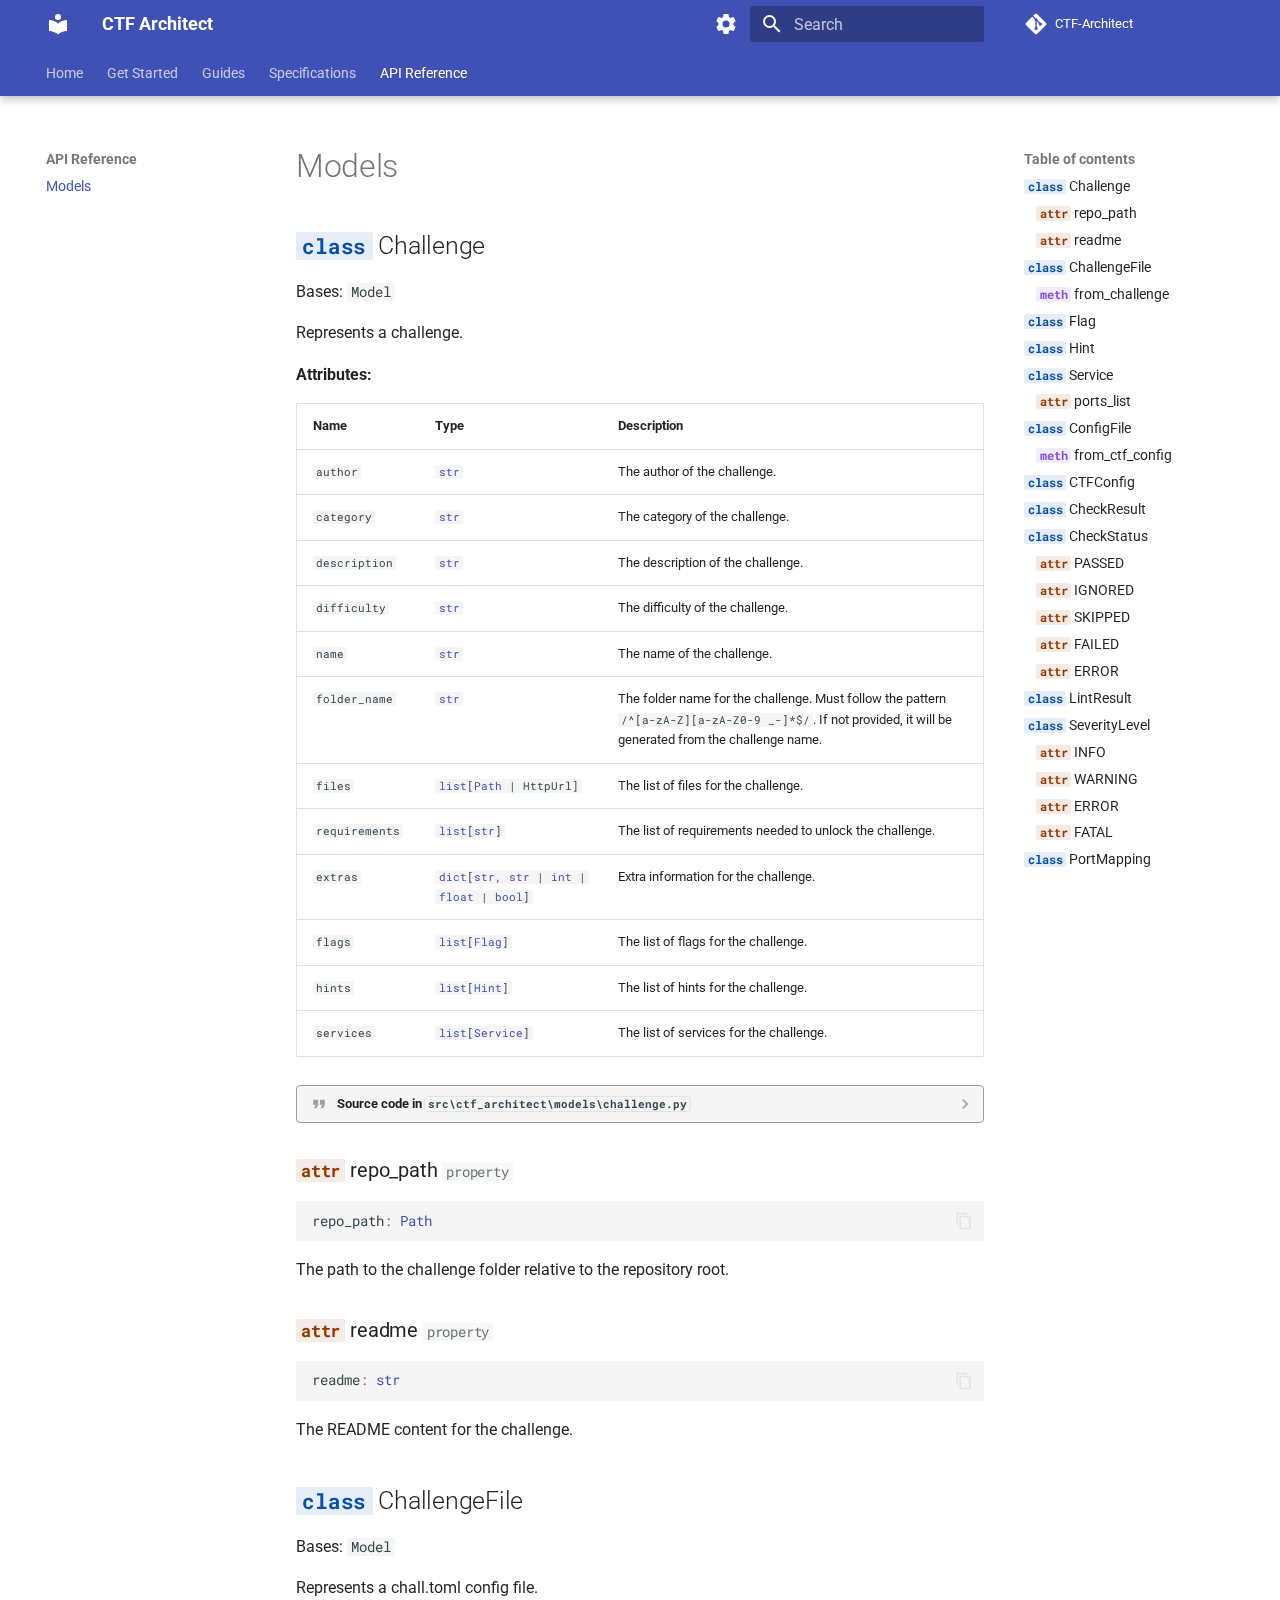
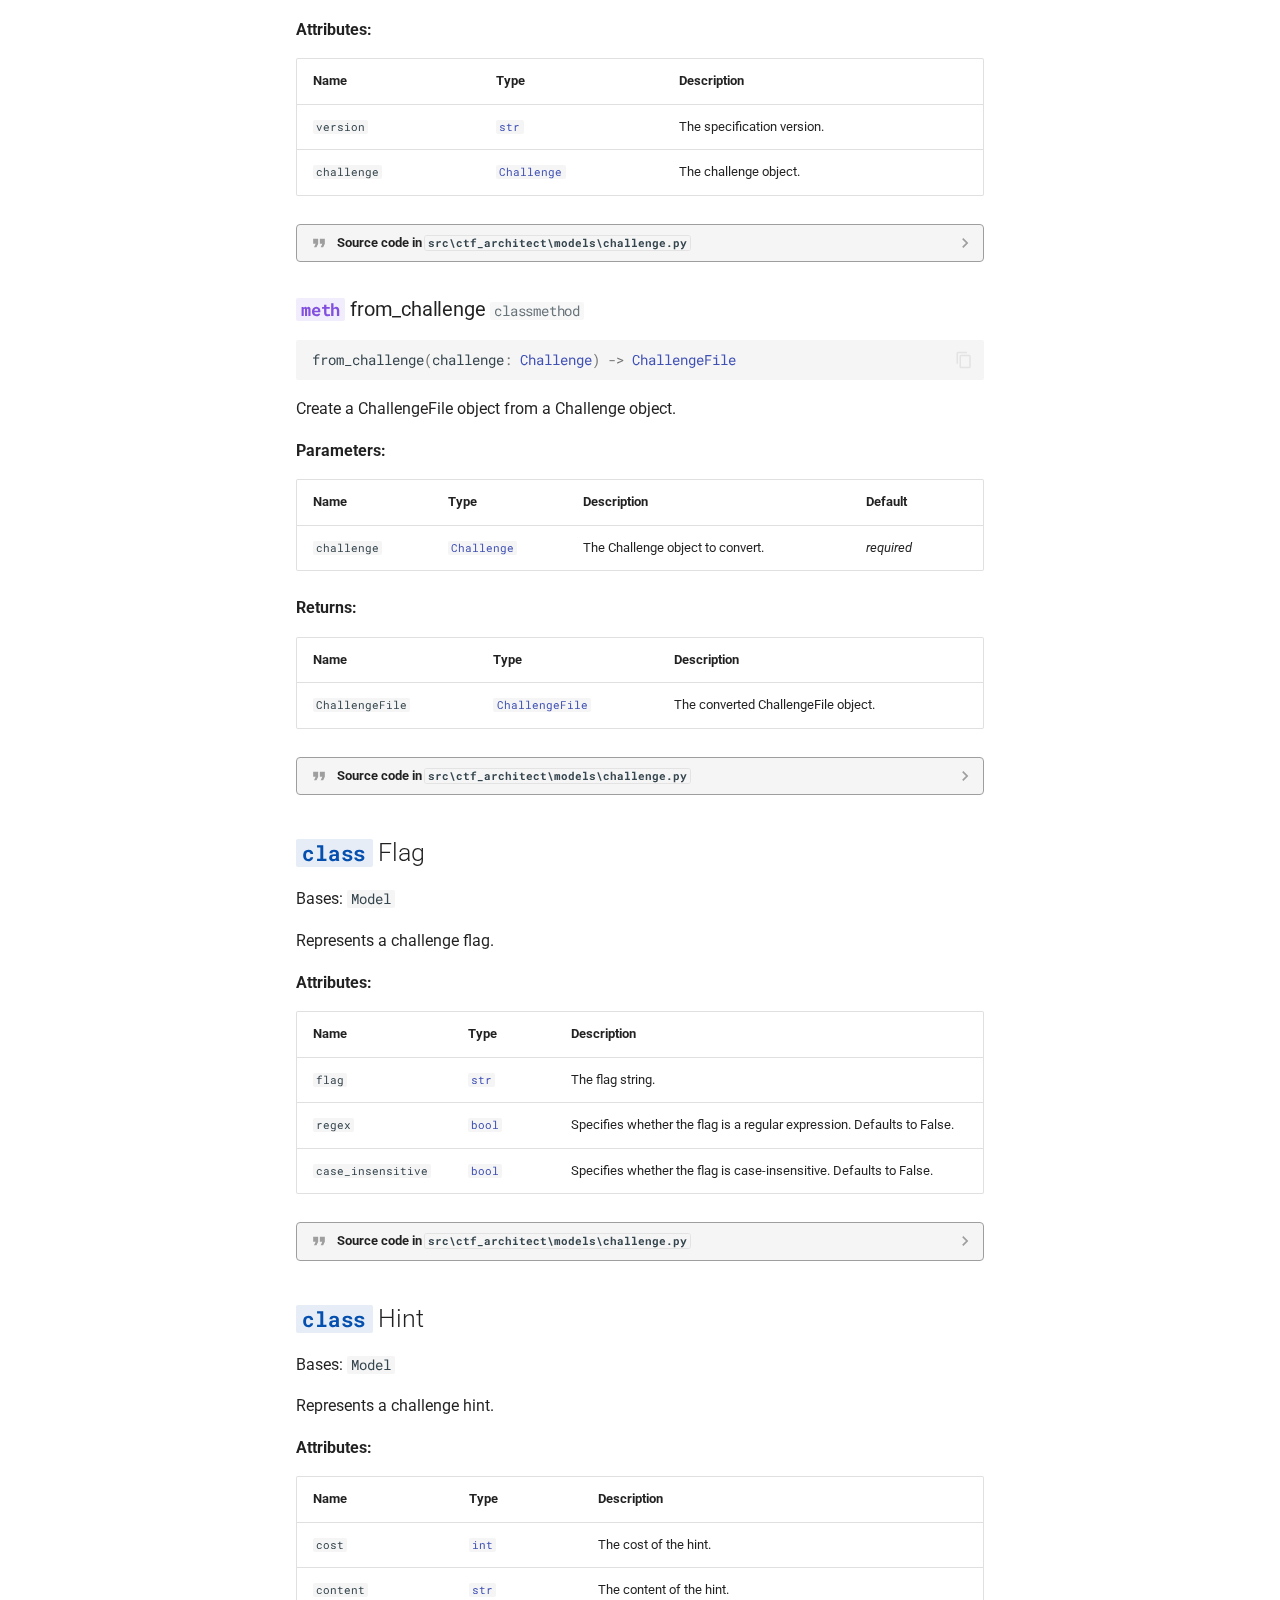
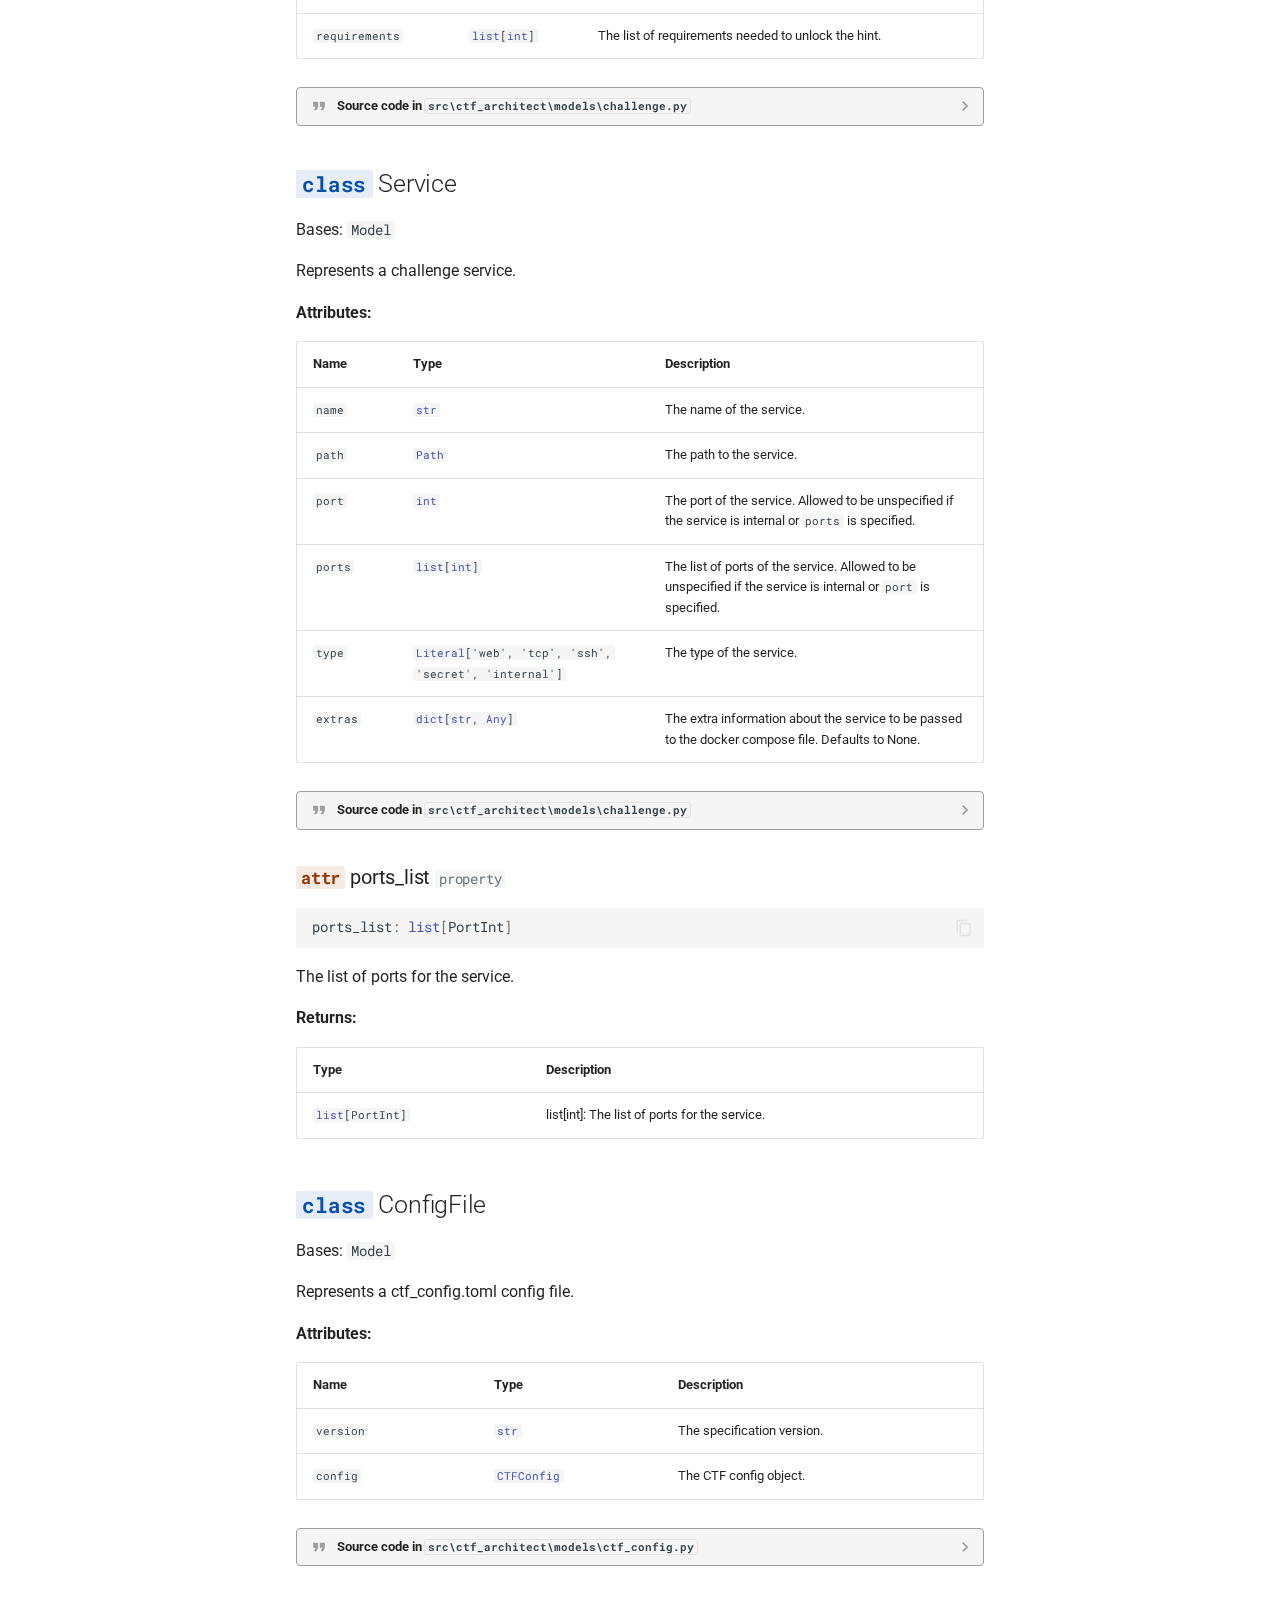
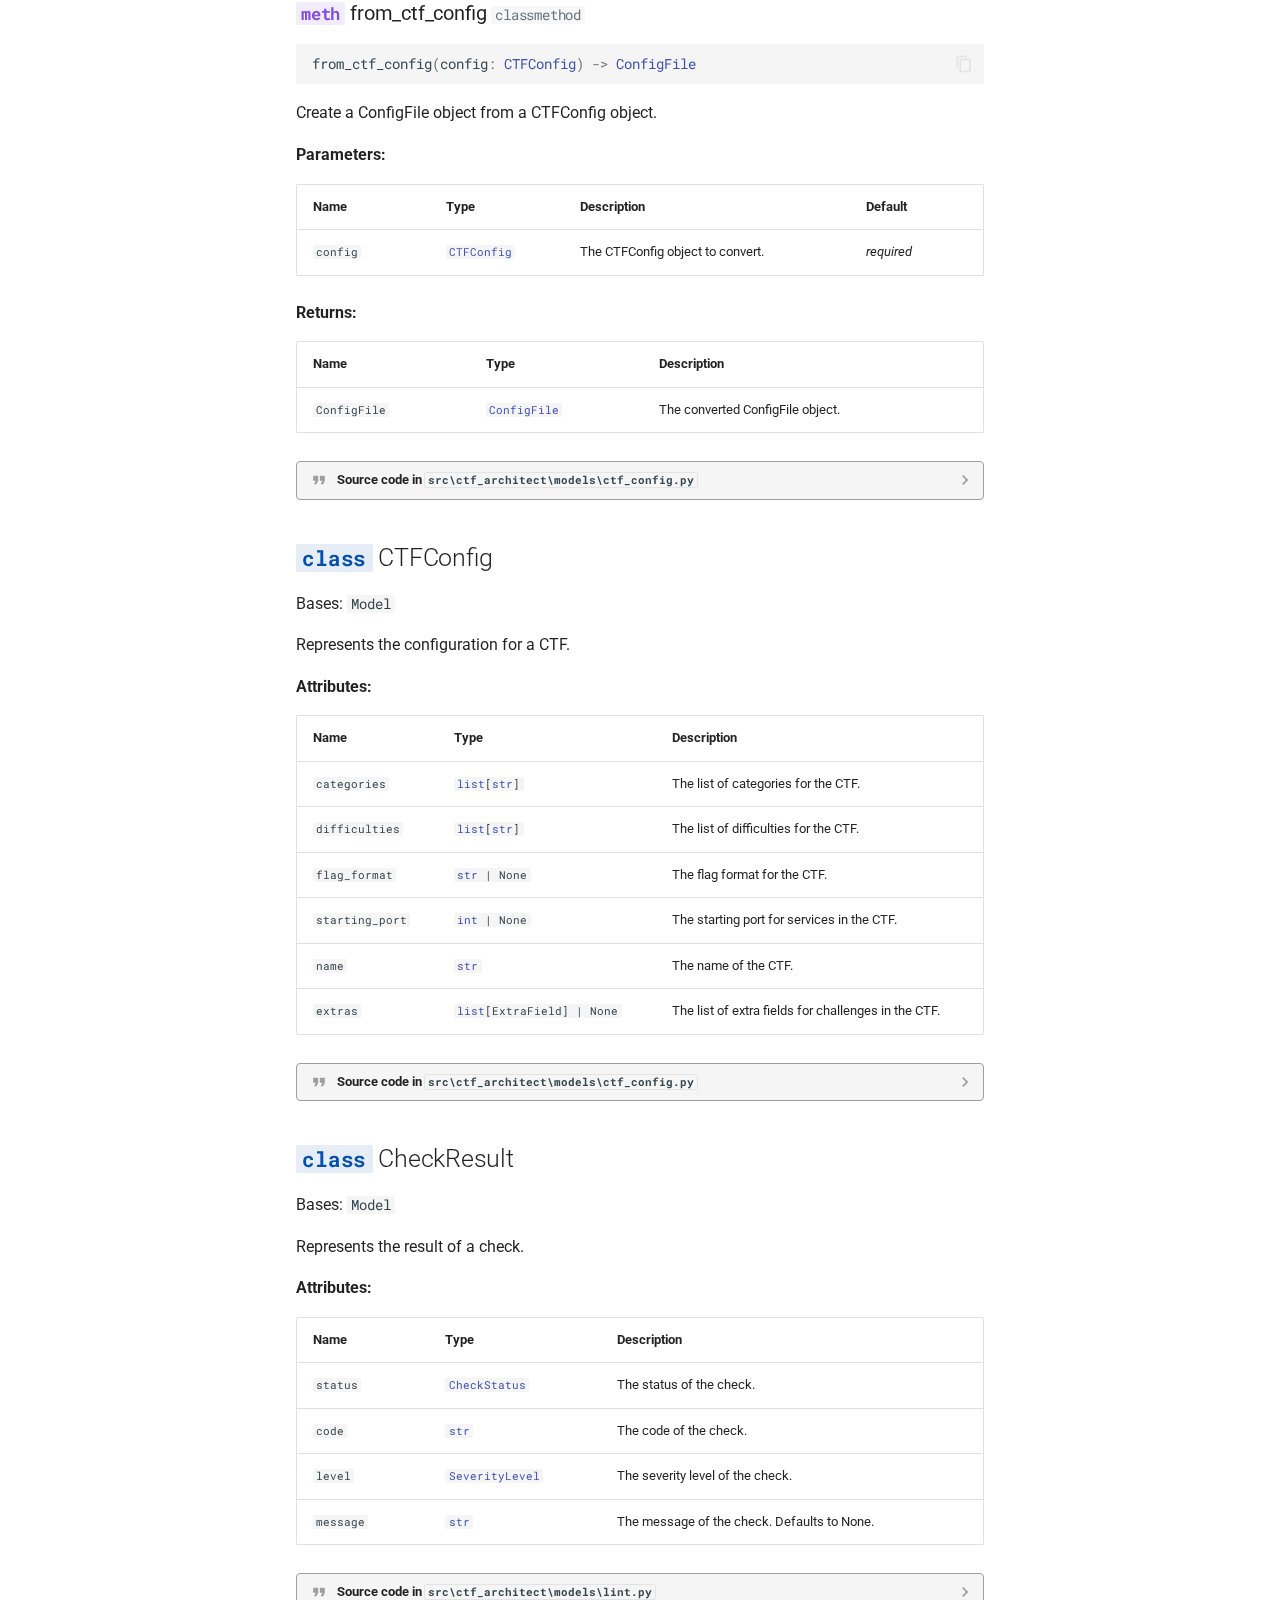
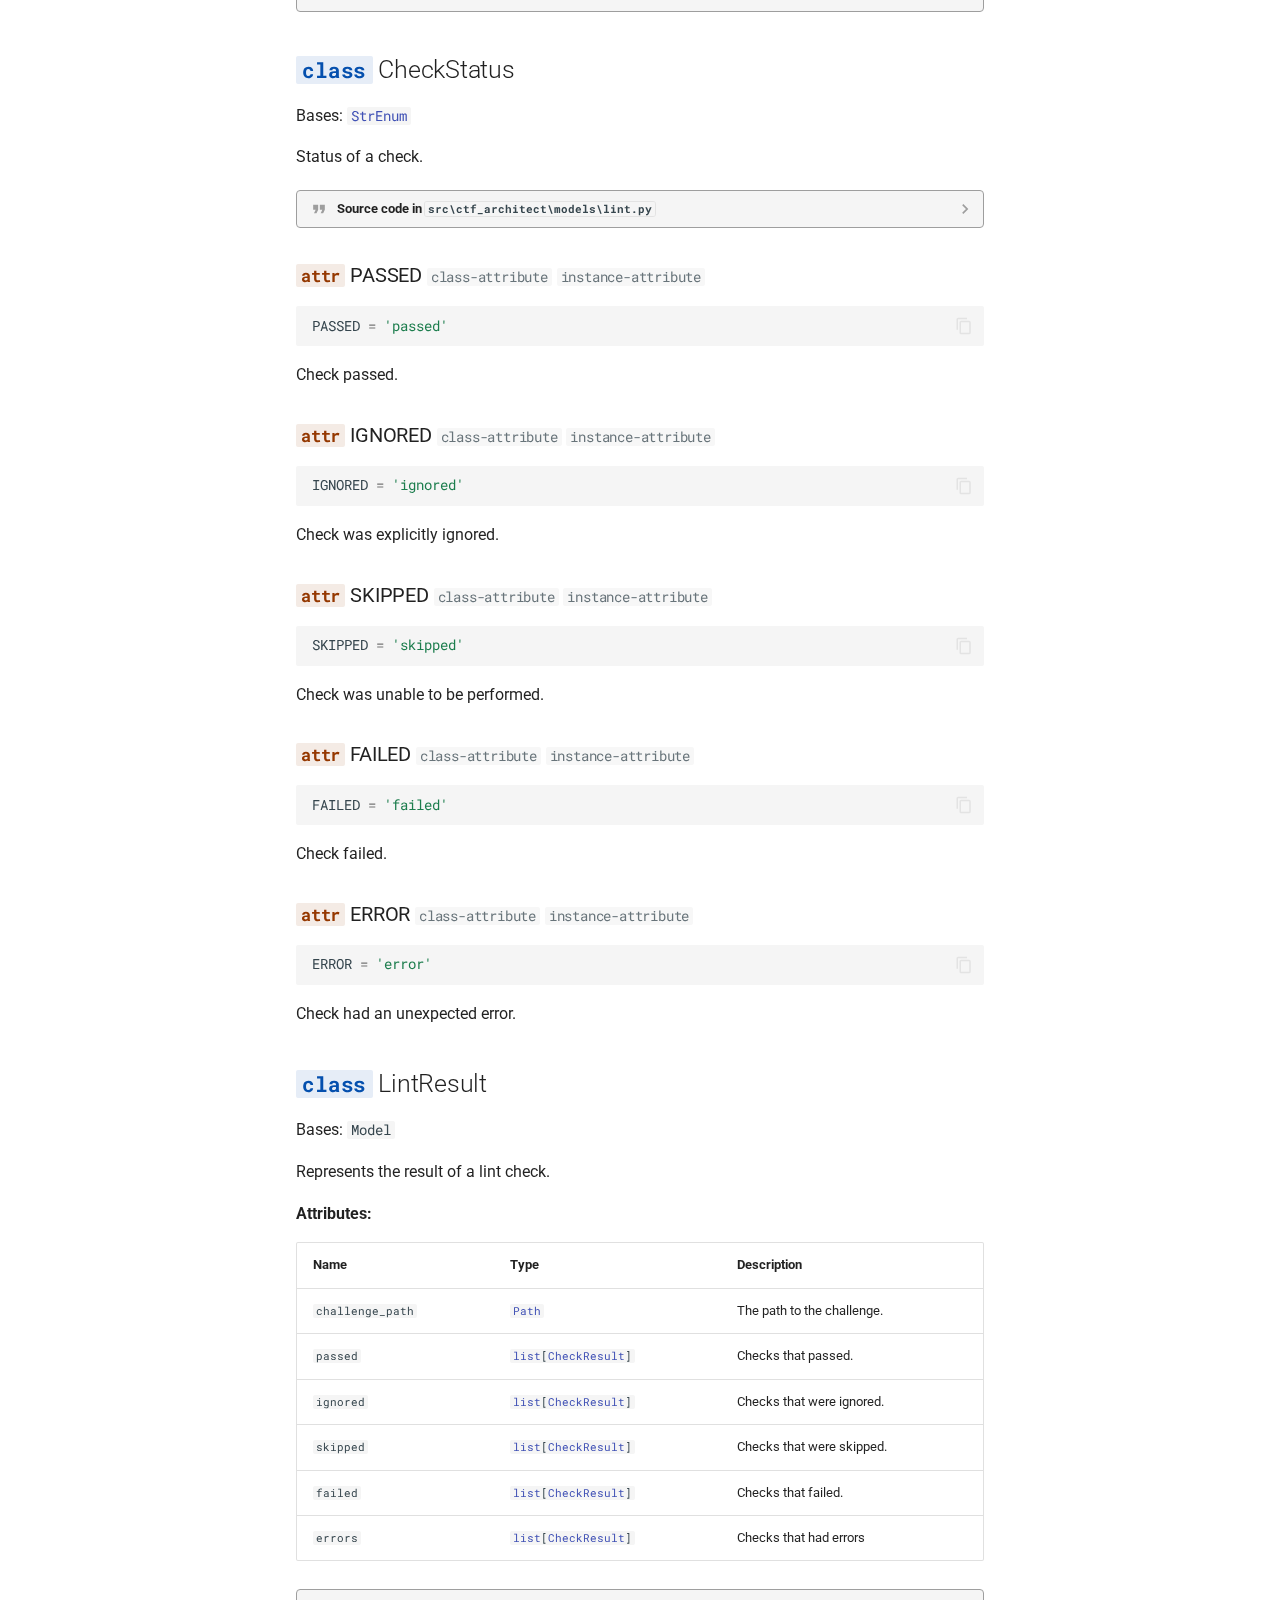
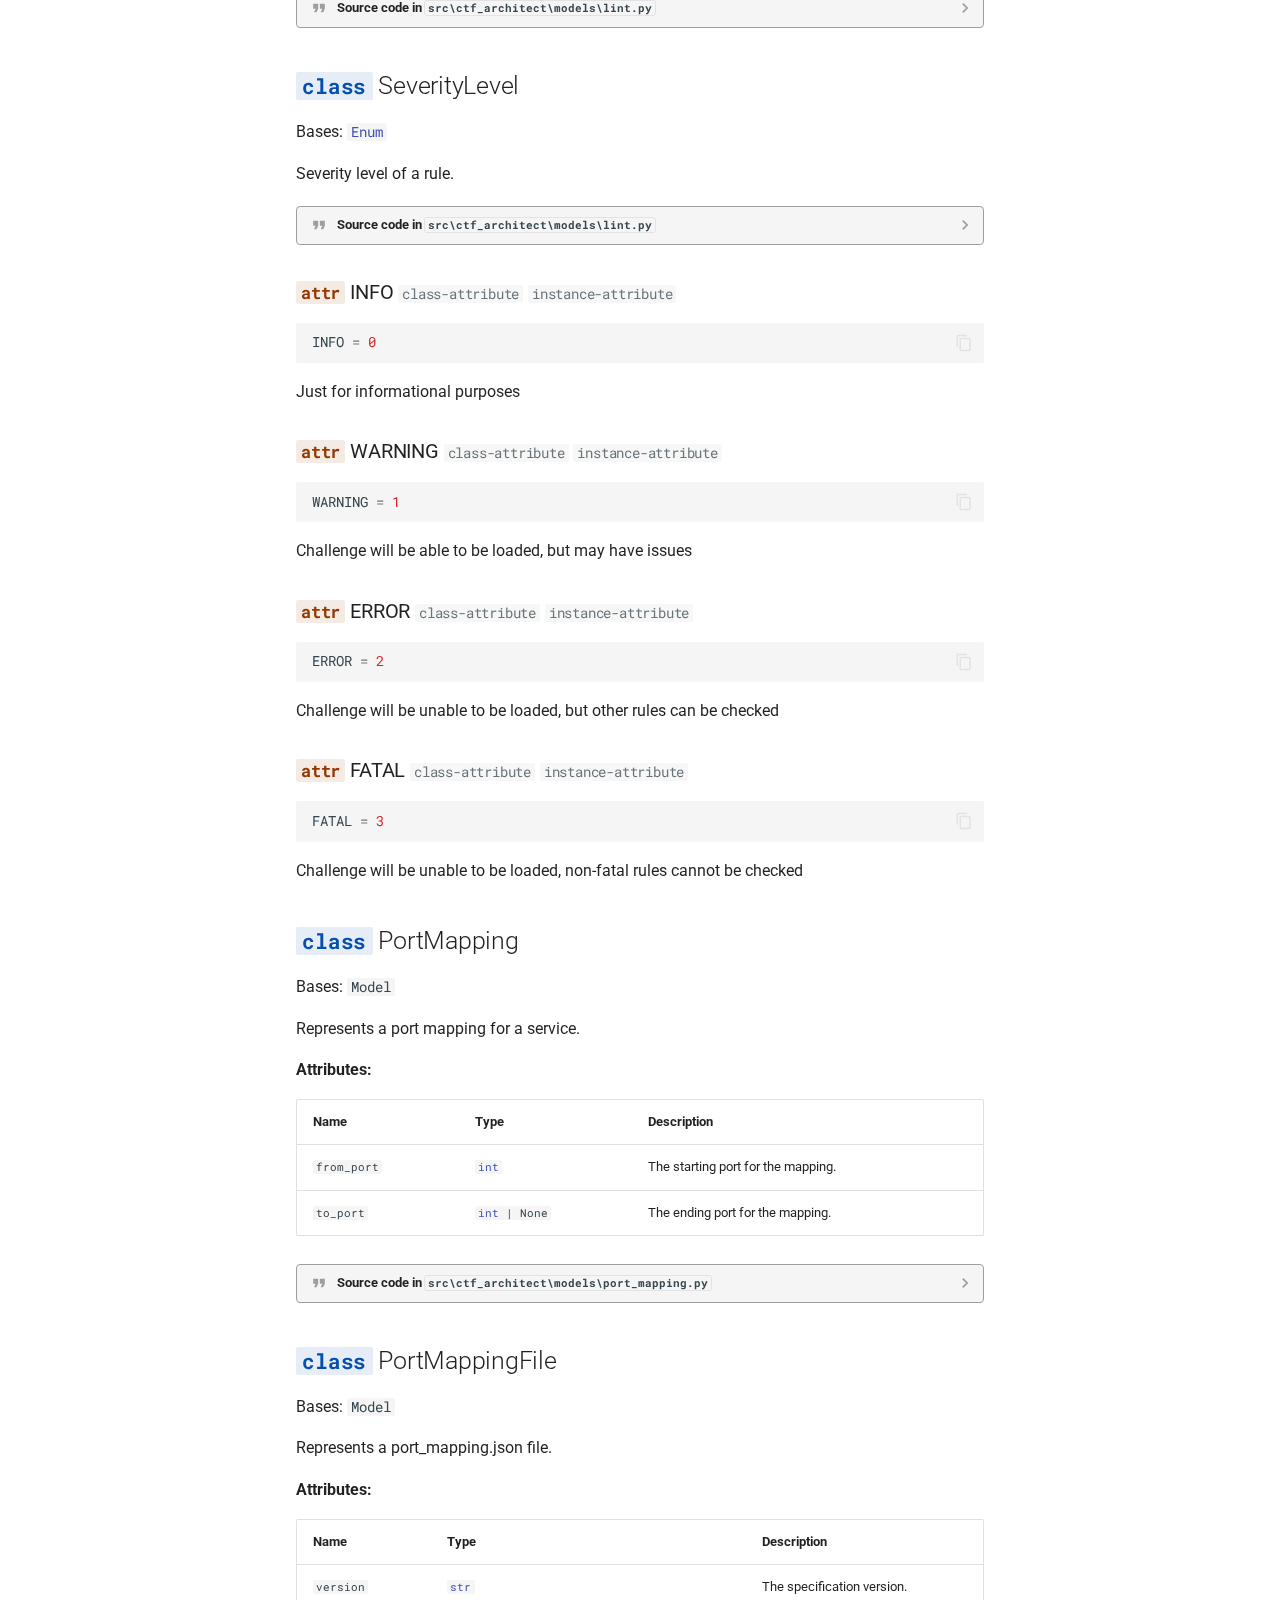
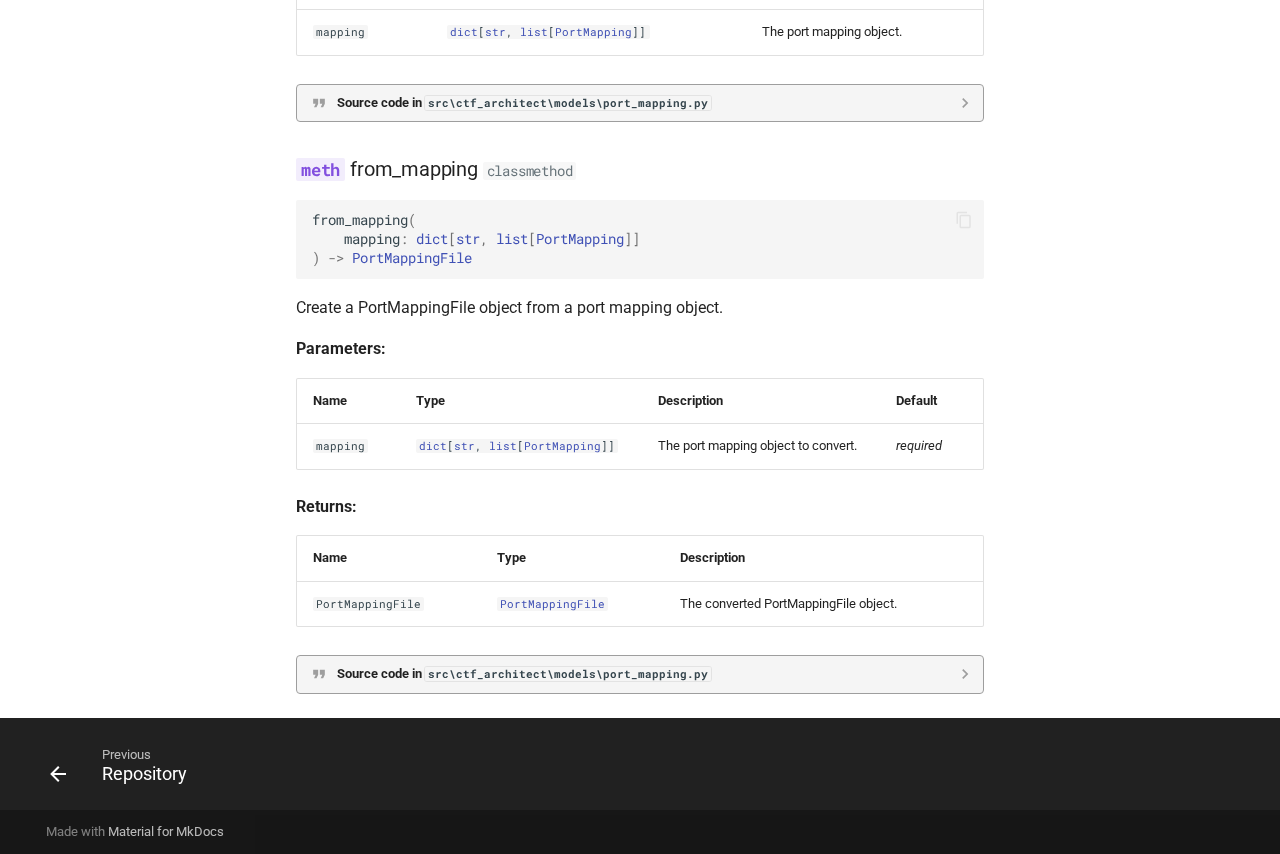
<file: api/models/index.html>
<!doctype html>
<html lang="en" class="no-js">
  <head>
    
      <meta charset="utf-8">
      <meta name="viewport" content="width=device-width,initial-scale=1">
      
        <meta name="description" content="A tool for managing challenges for CTFs">
      
      
        <meta name="author" content="JusCodin">
      
      
        <link rel="canonical" href="https://jus-codin.github.io/CTF-Architect/api/models/">
      
      
        <link rel="prev" href="../../spec/repository/">
      
      
      
      <link rel="icon" href="../../assets/images/favicon.png">
      <meta name="generator" content="mkdocs-1.5.3, mkdocs-material-9.5.15">
    
    
      
        <title>Models - CTF Architect</title>
      
    
    
      <link rel="stylesheet" href="../../assets/stylesheets/main.7e359304.min.css">
      
        
        <link rel="stylesheet" href="../../assets/stylesheets/palette.06af60db.min.css">
      
      


    
    
      
    
    
      
        
        
        <link rel="preconnect" href="https://fonts.gstatic.com" crossorigin>
        <link rel="stylesheet" href="https://fonts.googleapis.com/css?family=Roboto:300,300i,400,400i,700,700i%7CRoboto+Mono:400,400i,700,700i&display=fallback">
        <style>:root{--md-text-font:"Roboto";--md-code-font:"Roboto Mono"}</style>
      
    
    
      <link rel="stylesheet" href="../../assets/_mkdocstrings.css">
    
    <script>__md_scope=new URL("../..",location),__md_hash=e=>[...e].reduce((e,_)=>(e<<5)-e+_.charCodeAt(0),0),__md_get=(e,_=localStorage,t=__md_scope)=>JSON.parse(_.getItem(t.pathname+"."+e)),__md_set=(e,_,t=localStorage,a=__md_scope)=>{try{t.setItem(a.pathname+"."+e,JSON.stringify(_))}catch(e){}}</script>
    
      

    
    
    
  </head>
  
  
    
    
      
    
    
    
    
    <body dir="ltr" data-md-color-scheme="default" data-md-color-primary="indigo" data-md-color-accent="indigo">
  
    
    <input class="md-toggle" data-md-toggle="drawer" type="checkbox" id="__drawer" autocomplete="off">
    <input class="md-toggle" data-md-toggle="search" type="checkbox" id="__search" autocomplete="off">
    <label class="md-overlay" for="__drawer"></label>
    <div data-md-component="skip">
      
        
        <a href="#ctf_architect.models.Challenge" class="md-skip">
          Skip to content
        </a>
      
    </div>
    <div data-md-component="announce">
      
    </div>
    
    
      

  

<header class="md-header md-header--shadow md-header--lifted" data-md-component="header">
  <nav class="md-header__inner md-grid" aria-label="Header">
    <a href="../.." title="CTF Architect" class="md-header__button md-logo" aria-label="CTF Architect" data-md-component="logo">
      
  
  <svg xmlns="http://www.w3.org/2000/svg" viewBox="0 0 24 24"><path d="M12 8a3 3 0 0 0 3-3 3 3 0 0 0-3-3 3 3 0 0 0-3 3 3 3 0 0 0 3 3m0 3.54C9.64 9.35 6.5 8 3 8v11c3.5 0 6.64 1.35 9 3.54 2.36-2.19 5.5-3.54 9-3.54V8c-3.5 0-6.64 1.35-9 3.54Z"/></svg>

    </a>
    <label class="md-header__button md-icon" for="__drawer">
      
      <svg xmlns="http://www.w3.org/2000/svg" viewBox="0 0 24 24"><path d="M3 6h18v2H3V6m0 5h18v2H3v-2m0 5h18v2H3v-2Z"/></svg>
    </label>
    <div class="md-header__title" data-md-component="header-title">
      <div class="md-header__ellipsis">
        <div class="md-header__topic">
          <span class="md-ellipsis">
            CTF Architect
          </span>
        </div>
        <div class="md-header__topic" data-md-component="header-topic">
          <span class="md-ellipsis">
            
              Models
            
          </span>
        </div>
      </div>
    </div>
    
      
        <form class="md-header__option" data-md-component="palette">
  
    
    
    
    <input class="md-option" data-md-color-media="(prefers-color-scheme)" data-md-color-scheme="default" data-md-color-primary="indigo" data-md-color-accent="indigo"  aria-label="Switch to light mode"  type="radio" name="__palette" id="__palette_0">
    
      <label class="md-header__button md-icon" title="Switch to light mode" for="__palette_1" hidden>
        <svg xmlns="http://www.w3.org/2000/svg" viewBox="0 0 24 24"><path d="M12 15.5A3.5 3.5 0 0 1 8.5 12 3.5 3.5 0 0 1 12 8.5a3.5 3.5 0 0 1 3.5 3.5 3.5 3.5 0 0 1-3.5 3.5m7.43-2.53c.04-.32.07-.64.07-.97 0-.33-.03-.66-.07-1l2.11-1.63c.19-.15.24-.42.12-.64l-2-3.46c-.12-.22-.39-.31-.61-.22l-2.49 1c-.52-.39-1.06-.73-1.69-.98l-.37-2.65A.506.506 0 0 0 14 2h-4c-.25 0-.46.18-.5.42l-.37 2.65c-.63.25-1.17.59-1.69.98l-2.49-1c-.22-.09-.49 0-.61.22l-2 3.46c-.13.22-.07.49.12.64L4.57 11c-.04.34-.07.67-.07 1 0 .33.03.65.07.97l-2.11 1.66c-.19.15-.25.42-.12.64l2 3.46c.12.22.39.3.61.22l2.49-1.01c.52.4 1.06.74 1.69.99l.37 2.65c.04.24.25.42.5.42h4c.25 0 .46-.18.5-.42l.37-2.65c.63-.26 1.17-.59 1.69-.99l2.49 1.01c.22.08.49 0 .61-.22l2-3.46c.12-.22.07-.49-.12-.64l-2.11-1.66Z"/></svg>
      </label>
    
  
    
    
    
    <input class="md-option" data-md-color-media="(prefers-color-scheme: light)" data-md-color-scheme="default" data-md-color-primary="indigo" data-md-color-accent="indigo"  aria-label="Switch to dark mode"  type="radio" name="__palette" id="__palette_1">
    
      <label class="md-header__button md-icon" title="Switch to dark mode" for="__palette_2" hidden>
        <svg xmlns="http://www.w3.org/2000/svg" viewBox="0 0 24 24"><path d="M12 6a6 6 0 0 1 6 6c0 2.22-1.21 4.16-3 5.2V19a1 1 0 0 1-1 1h-4a1 1 0 0 1-1-1v-1.8c-1.79-1.04-3-2.98-3-5.2a6 6 0 0 1 6-6m2 15v1a1 1 0 0 1-1 1h-2a1 1 0 0 1-1-1v-1h4m6-10h3v2h-3v-2M1 11h3v2H1v-2M13 1v3h-2V1h2M4.92 3.5l2.13 2.14-1.42 1.41L3.5 4.93 4.92 3.5m12.03 2.13 2.12-2.13 1.43 1.43-2.13 2.12-1.42-1.42Z"/></svg>
      </label>
    
  
    
    
    
    <input class="md-option" data-md-color-media="(prefers-color-scheme: dark)" data-md-color-scheme="slate" data-md-color-primary="black" data-md-color-accent="indigo"  aria-label="Switch to system preference"  type="radio" name="__palette" id="__palette_2">
    
      <label class="md-header__button md-icon" title="Switch to system preference" for="__palette_0" hidden>
        <svg xmlns="http://www.w3.org/2000/svg" viewBox="0 0 24 24"><path d="M12 2a7 7 0 0 1 7 7c0 2.38-1.19 4.47-3 5.74V17a1 1 0 0 1-1 1H9a1 1 0 0 1-1-1v-2.26C6.19 13.47 5 11.38 5 9a7 7 0 0 1 7-7M9 21v-1h6v1a1 1 0 0 1-1 1h-4a1 1 0 0 1-1-1m3-17a5 5 0 0 0-5 5c0 2.05 1.23 3.81 3 4.58V16h4v-2.42c1.77-.77 3-2.53 3-4.58a5 5 0 0 0-5-5Z"/></svg>
      </label>
    
  
</form>
      
    
    
      <script>var media,input,key,value,palette=__md_get("__palette");if(palette&&palette.color){"(prefers-color-scheme)"===palette.color.media&&(media=matchMedia("(prefers-color-scheme: light)"),input=document.querySelector(media.matches?"[data-md-color-media='(prefers-color-scheme: light)']":"[data-md-color-media='(prefers-color-scheme: dark)']"),palette.color.media=input.getAttribute("data-md-color-media"),palette.color.scheme=input.getAttribute("data-md-color-scheme"),palette.color.primary=input.getAttribute("data-md-color-primary"),palette.color.accent=input.getAttribute("data-md-color-accent"));for([key,value]of Object.entries(palette.color))document.body.setAttribute("data-md-color-"+key,value)}</script>
    
    
    
      <label class="md-header__button md-icon" for="__search">
        
        <svg xmlns="http://www.w3.org/2000/svg" viewBox="0 0 24 24"><path d="M9.5 3A6.5 6.5 0 0 1 16 9.5c0 1.61-.59 3.09-1.56 4.23l.27.27h.79l5 5-1.5 1.5-5-5v-.79l-.27-.27A6.516 6.516 0 0 1 9.5 16 6.5 6.5 0 0 1 3 9.5 6.5 6.5 0 0 1 9.5 3m0 2C7 5 5 7 5 9.5S7 14 9.5 14 14 12 14 9.5 12 5 9.5 5Z"/></svg>
      </label>
      <div class="md-search" data-md-component="search" role="dialog">
  <label class="md-search__overlay" for="__search"></label>
  <div class="md-search__inner" role="search">
    <form class="md-search__form" name="search">
      <input type="text" class="md-search__input" name="query" aria-label="Search" placeholder="Search" autocapitalize="off" autocorrect="off" autocomplete="off" spellcheck="false" data-md-component="search-query" required>
      <label class="md-search__icon md-icon" for="__search">
        
        <svg xmlns="http://www.w3.org/2000/svg" viewBox="0 0 24 24"><path d="M9.5 3A6.5 6.5 0 0 1 16 9.5c0 1.61-.59 3.09-1.56 4.23l.27.27h.79l5 5-1.5 1.5-5-5v-.79l-.27-.27A6.516 6.516 0 0 1 9.5 16 6.5 6.5 0 0 1 3 9.5 6.5 6.5 0 0 1 9.5 3m0 2C7 5 5 7 5 9.5S7 14 9.5 14 14 12 14 9.5 12 5 9.5 5Z"/></svg>
        
        <svg xmlns="http://www.w3.org/2000/svg" viewBox="0 0 24 24"><path d="M20 11v2H8l5.5 5.5-1.42 1.42L4.16 12l7.92-7.92L13.5 5.5 8 11h12Z"/></svg>
      </label>
      <nav class="md-search__options" aria-label="Search">
        
        <button type="reset" class="md-search__icon md-icon" title="Clear" aria-label="Clear" tabindex="-1">
          
          <svg xmlns="http://www.w3.org/2000/svg" viewBox="0 0 24 24"><path d="M19 6.41 17.59 5 12 10.59 6.41 5 5 6.41 10.59 12 5 17.59 6.41 19 12 13.41 17.59 19 19 17.59 13.41 12 19 6.41Z"/></svg>
        </button>
      </nav>
      
    </form>
    <div class="md-search__output">
      <div class="md-search__scrollwrap" data-md-scrollfix>
        <div class="md-search-result" data-md-component="search-result">
          <div class="md-search-result__meta">
            Initializing search
          </div>
          <ol class="md-search-result__list" role="presentation"></ol>
        </div>
      </div>
    </div>
  </div>
</div>
    
    
      <div class="md-header__source">
        <a href="https://github.com/Jus-Codin/CTF-Architect" title="Go to repository" class="md-source" data-md-component="source">
  <div class="md-source__icon md-icon">
    
    <svg xmlns="http://www.w3.org/2000/svg" viewBox="0 0 448 512"><!--! Font Awesome Free 6.5.1 by @fontawesome - https://fontawesome.com License - https://fontawesome.com/license/free (Icons: CC BY 4.0, Fonts: SIL OFL 1.1, Code: MIT License) Copyright 2023 Fonticons, Inc.--><path d="M439.55 236.05 244 40.45a28.87 28.87 0 0 0-40.81 0l-40.66 40.63 51.52 51.52c27.06-9.14 52.68 16.77 43.39 43.68l49.66 49.66c34.23-11.8 61.18 31 35.47 56.69-26.49 26.49-70.21-2.87-56-37.34L240.22 199v121.85c25.3 12.54 22.26 41.85 9.08 55a34.34 34.34 0 0 1-48.55 0c-17.57-17.6-11.07-46.91 11.25-56v-123c-20.8-8.51-24.6-30.74-18.64-45L142.57 101 8.45 235.14a28.86 28.86 0 0 0 0 40.81l195.61 195.6a28.86 28.86 0 0 0 40.8 0l194.69-194.69a28.86 28.86 0 0 0 0-40.81z"/></svg>
  </div>
  <div class="md-source__repository">
    CTF-Architect
  </div>
</a>
      </div>
    
  </nav>
  
    
      
<nav class="md-tabs" aria-label="Tabs" data-md-component="tabs">
  <div class="md-grid">
    <ul class="md-tabs__list">
      
        
  
  
  
    <li class="md-tabs__item">
      <a href="../.." class="md-tabs__link">
        
  
    
  
  Home

      </a>
    </li>
  

      
        
  
  
  
    
    
      <li class="md-tabs__item">
        <a href="../../introduction/" class="md-tabs__link">
          
  
  Get Started

        </a>
      </li>
    
  

      
        
  
  
  
    
    
      <li class="md-tabs__item">
        <a href="../../guides/repository-setup/" class="md-tabs__link">
          
  
  Guides

        </a>
      </li>
    
  

      
        
  
  
  
    
    
      <li class="md-tabs__item">
        <a href="../../spec/challenge/" class="md-tabs__link">
          
  
  Specifications

        </a>
      </li>
    
  

      
        
  
  
    
  
  
    
    
      <li class="md-tabs__item md-tabs__item--active">
        <a href="./" class="md-tabs__link">
          
  
  API Reference

        </a>
      </li>
    
  

      
    </ul>
  </div>
</nav>
    
  
</header>
    
    <div class="md-container" data-md-component="container">
      
      
        
      
      <main class="md-main" data-md-component="main">
        <div class="md-main__inner md-grid">
          
            
              
              <div class="md-sidebar md-sidebar--primary" data-md-component="sidebar" data-md-type="navigation" >
                <div class="md-sidebar__scrollwrap">
                  <div class="md-sidebar__inner">
                    


  


<nav class="md-nav md-nav--primary md-nav--lifted" aria-label="Navigation" data-md-level="0">
  <label class="md-nav__title" for="__drawer">
    <a href="../.." title="CTF Architect" class="md-nav__button md-logo" aria-label="CTF Architect" data-md-component="logo">
      
  
  <svg xmlns="http://www.w3.org/2000/svg" viewBox="0 0 24 24"><path d="M12 8a3 3 0 0 0 3-3 3 3 0 0 0-3-3 3 3 0 0 0-3 3 3 3 0 0 0 3 3m0 3.54C9.64 9.35 6.5 8 3 8v11c3.5 0 6.64 1.35 9 3.54 2.36-2.19 5.5-3.54 9-3.54V8c-3.5 0-6.64 1.35-9 3.54Z"/></svg>

    </a>
    CTF Architect
  </label>
  
    <div class="md-nav__source">
      <a href="https://github.com/Jus-Codin/CTF-Architect" title="Go to repository" class="md-source" data-md-component="source">
  <div class="md-source__icon md-icon">
    
    <svg xmlns="http://www.w3.org/2000/svg" viewBox="0 0 448 512"><!--! Font Awesome Free 6.5.1 by @fontawesome - https://fontawesome.com License - https://fontawesome.com/license/free (Icons: CC BY 4.0, Fonts: SIL OFL 1.1, Code: MIT License) Copyright 2023 Fonticons, Inc.--><path d="M439.55 236.05 244 40.45a28.87 28.87 0 0 0-40.81 0l-40.66 40.63 51.52 51.52c27.06-9.14 52.68 16.77 43.39 43.68l49.66 49.66c34.23-11.8 61.18 31 35.47 56.69-26.49 26.49-70.21-2.87-56-37.34L240.22 199v121.85c25.3 12.54 22.26 41.85 9.08 55a34.34 34.34 0 0 1-48.55 0c-17.57-17.6-11.07-46.91 11.25-56v-123c-20.8-8.51-24.6-30.74-18.64-45L142.57 101 8.45 235.14a28.86 28.86 0 0 0 0 40.81l195.61 195.6a28.86 28.86 0 0 0 40.8 0l194.69-194.69a28.86 28.86 0 0 0 0-40.81z"/></svg>
  </div>
  <div class="md-source__repository">
    CTF-Architect
  </div>
</a>
    </div>
  
  <ul class="md-nav__list" data-md-scrollfix>
    
      
      
  
  
  
  
    <li class="md-nav__item">
      <a href="../.." class="md-nav__link">
        
  
  <span class="md-ellipsis">
    Home
  </span>
  

      </a>
    </li>
  

    
      
      
  
  
  
  
    
    
    
      
      
    
    
    <li class="md-nav__item md-nav__item--nested">
      
        
        
        <input class="md-nav__toggle md-toggle " type="checkbox" id="__nav_2" >
        
          
          <label class="md-nav__link" for="__nav_2" id="__nav_2_label" tabindex="0">
            
  
  <span class="md-ellipsis">
    Get Started
  </span>
  

            <span class="md-nav__icon md-icon"></span>
          </label>
        
        <nav class="md-nav" data-md-level="1" aria-labelledby="__nav_2_label" aria-expanded="false">
          <label class="md-nav__title" for="__nav_2">
            <span class="md-nav__icon md-icon"></span>
            Get Started
          </label>
          <ul class="md-nav__list" data-md-scrollfix>
            
              
                
  
  
  
  
    <li class="md-nav__item">
      <a href="../../introduction/" class="md-nav__link">
        
  
  <span class="md-ellipsis">
    Introduction
  </span>
  

      </a>
    </li>
  

              
            
              
                
  
  
  
  
    <li class="md-nav__item">
      <a href="../../installation/" class="md-nav__link">
        
  
  <span class="md-ellipsis">
    Installation
  </span>
  

      </a>
    </li>
  

              
            
          </ul>
        </nav>
      
    </li>
  

    
      
      
  
  
  
  
    
    
    
      
      
    
    
    <li class="md-nav__item md-nav__item--nested">
      
        
        
        <input class="md-nav__toggle md-toggle " type="checkbox" id="__nav_3" >
        
          
          <label class="md-nav__link" for="__nav_3" id="__nav_3_label" tabindex="0">
            
  
  <span class="md-ellipsis">
    Guides
  </span>
  

            <span class="md-nav__icon md-icon"></span>
          </label>
        
        <nav class="md-nav" data-md-level="1" aria-labelledby="__nav_3_label" aria-expanded="false">
          <label class="md-nav__title" for="__nav_3">
            <span class="md-nav__icon md-icon"></span>
            Guides
          </label>
          <ul class="md-nav__list" data-md-scrollfix>
            
              
                
  
  
  
  
    <li class="md-nav__item">
      <a href="../../guides/repository-setup/" class="md-nav__link">
        
  
  <span class="md-ellipsis">
    Repository Setup
  </span>
  

      </a>
    </li>
  

              
            
              
                
  
  
  
  
    <li class="md-nav__item">
      <a href="../../guides/packaging-challenges/" class="md-nav__link">
        
  
  <span class="md-ellipsis">
    Packaging Challenges
  </span>
  

      </a>
    </li>
  

              
            
          </ul>
        </nav>
      
    </li>
  

    
      
      
  
  
  
  
    
    
    
      
      
    
    
    <li class="md-nav__item md-nav__item--nested">
      
        
        
        <input class="md-nav__toggle md-toggle " type="checkbox" id="__nav_4" >
        
          
          <label class="md-nav__link" for="__nav_4" id="__nav_4_label" tabindex="0">
            
  
  <span class="md-ellipsis">
    Specifications
  </span>
  

            <span class="md-nav__icon md-icon"></span>
          </label>
        
        <nav class="md-nav" data-md-level="1" aria-labelledby="__nav_4_label" aria-expanded="false">
          <label class="md-nav__title" for="__nav_4">
            <span class="md-nav__icon md-icon"></span>
            Specifications
          </label>
          <ul class="md-nav__list" data-md-scrollfix>
            
              
                
  
  
  
  
    <li class="md-nav__item">
      <a href="../../spec/challenge/" class="md-nav__link">
        
  
  <span class="md-ellipsis">
    Challenge
  </span>
  

      </a>
    </li>
  

              
            
              
                
  
  
  
  
    <li class="md-nav__item">
      <a href="../../spec/repository/" class="md-nav__link">
        
  
  <span class="md-ellipsis">
    Repository
  </span>
  

      </a>
    </li>
  

              
            
          </ul>
        </nav>
      
    </li>
  

    
      
      
  
  
    
  
  
  
    
    
    
      
        
        
      
      
    
    
    <li class="md-nav__item md-nav__item--active md-nav__item--section md-nav__item--nested">
      
        
        
        <input class="md-nav__toggle md-toggle " type="checkbox" id="__nav_5" checked>
        
          
          <label class="md-nav__link" for="__nav_5" id="__nav_5_label" tabindex="">
            
  
  <span class="md-ellipsis">
    API Reference
  </span>
  

            <span class="md-nav__icon md-icon"></span>
          </label>
        
        <nav class="md-nav" data-md-level="1" aria-labelledby="__nav_5_label" aria-expanded="true">
          <label class="md-nav__title" for="__nav_5">
            <span class="md-nav__icon md-icon"></span>
            API Reference
          </label>
          <ul class="md-nav__list" data-md-scrollfix>
            
              
                
  
  
    
  
  
  
    <li class="md-nav__item md-nav__item--active">
      
      <input class="md-nav__toggle md-toggle" type="checkbox" id="__toc">
      
      
      
        <label class="md-nav__link md-nav__link--active" for="__toc">
          
  
  <span class="md-ellipsis">
    Models
  </span>
  

          <span class="md-nav__icon md-icon"></span>
        </label>
      
      <a href="./" class="md-nav__link md-nav__link--active">
        
  
  <span class="md-ellipsis">
    Models
  </span>
  

      </a>
      
        

<nav class="md-nav md-nav--secondary" aria-label="Table of contents">
  
  
  
  
    <label class="md-nav__title" for="__toc">
      <span class="md-nav__icon md-icon"></span>
      Table of contents
    </label>
    <ul class="md-nav__list" data-md-component="toc" data-md-scrollfix>
      
        <li class="md-nav__item">
  <a href="#ctf_architect.models.Challenge" class="md-nav__link">
    <span class="md-ellipsis">
      <code class="doc-symbol doc-symbol-toc doc-symbol-class"></code>&nbsp;Challenge
    </span>
  </a>
  
    <nav class="md-nav" aria-label=" Challenge">
      <ul class="md-nav__list">
        
          <li class="md-nav__item">
  <a href="#ctf_architect.models.Challenge.repo_path" class="md-nav__link">
    <span class="md-ellipsis">
      <code class="doc-symbol doc-symbol-toc doc-symbol-attribute"></code>&nbsp;repo_path
    </span>
  </a>
  
</li>
        
          <li class="md-nav__item">
  <a href="#ctf_architect.models.Challenge.readme" class="md-nav__link">
    <span class="md-ellipsis">
      <code class="doc-symbol doc-symbol-toc doc-symbol-attribute"></code>&nbsp;readme
    </span>
  </a>
  
</li>
        
      </ul>
    </nav>
  
</li>
      
        <li class="md-nav__item">
  <a href="#ctf_architect.models.ChallengeFile" class="md-nav__link">
    <span class="md-ellipsis">
      <code class="doc-symbol doc-symbol-toc doc-symbol-class"></code>&nbsp;ChallengeFile
    </span>
  </a>
  
    <nav class="md-nav" aria-label=" ChallengeFile">
      <ul class="md-nav__list">
        
          <li class="md-nav__item">
  <a href="#ctf_architect.models.ChallengeFile.from_challenge" class="md-nav__link">
    <span class="md-ellipsis">
      <code class="doc-symbol doc-symbol-toc doc-symbol-method"></code>&nbsp;from_challenge
    </span>
  </a>
  
</li>
        
      </ul>
    </nav>
  
</li>
      
        <li class="md-nav__item">
  <a href="#ctf_architect.models.Flag" class="md-nav__link">
    <span class="md-ellipsis">
      <code class="doc-symbol doc-symbol-toc doc-symbol-class"></code>&nbsp;Flag
    </span>
  </a>
  
</li>
      
        <li class="md-nav__item">
  <a href="#ctf_architect.models.Hint" class="md-nav__link">
    <span class="md-ellipsis">
      <code class="doc-symbol doc-symbol-toc doc-symbol-class"></code>&nbsp;Hint
    </span>
  </a>
  
</li>
      
        <li class="md-nav__item">
  <a href="#ctf_architect.models.Service" class="md-nav__link">
    <span class="md-ellipsis">
      <code class="doc-symbol doc-symbol-toc doc-symbol-class"></code>&nbsp;Service
    </span>
  </a>
  
    <nav class="md-nav" aria-label=" Service">
      <ul class="md-nav__list">
        
          <li class="md-nav__item">
  <a href="#ctf_architect.models.Service.ports_list" class="md-nav__link">
    <span class="md-ellipsis">
      <code class="doc-symbol doc-symbol-toc doc-symbol-attribute"></code>&nbsp;ports_list
    </span>
  </a>
  
</li>
        
      </ul>
    </nav>
  
</li>
      
        <li class="md-nav__item">
  <a href="#ctf_architect.models.ConfigFile" class="md-nav__link">
    <span class="md-ellipsis">
      <code class="doc-symbol doc-symbol-toc doc-symbol-class"></code>&nbsp;ConfigFile
    </span>
  </a>
  
    <nav class="md-nav" aria-label=" ConfigFile">
      <ul class="md-nav__list">
        
          <li class="md-nav__item">
  <a href="#ctf_architect.models.ConfigFile.from_ctf_config" class="md-nav__link">
    <span class="md-ellipsis">
      <code class="doc-symbol doc-symbol-toc doc-symbol-method"></code>&nbsp;from_ctf_config
    </span>
  </a>
  
</li>
        
      </ul>
    </nav>
  
</li>
      
        <li class="md-nav__item">
  <a href="#ctf_architect.models.CTFConfig" class="md-nav__link">
    <span class="md-ellipsis">
      <code class="doc-symbol doc-symbol-toc doc-symbol-class"></code>&nbsp;CTFConfig
    </span>
  </a>
  
</li>
      
        <li class="md-nav__item">
  <a href="#ctf_architect.models.CheckResult" class="md-nav__link">
    <span class="md-ellipsis">
      <code class="doc-symbol doc-symbol-toc doc-symbol-class"></code>&nbsp;CheckResult
    </span>
  </a>
  
</li>
      
        <li class="md-nav__item">
  <a href="#ctf_architect.models.CheckStatus" class="md-nav__link">
    <span class="md-ellipsis">
      <code class="doc-symbol doc-symbol-toc doc-symbol-class"></code>&nbsp;CheckStatus
    </span>
  </a>
  
    <nav class="md-nav" aria-label=" CheckStatus">
      <ul class="md-nav__list">
        
          <li class="md-nav__item">
  <a href="#ctf_architect.models.CheckStatus.PASSED" class="md-nav__link">
    <span class="md-ellipsis">
      <code class="doc-symbol doc-symbol-toc doc-symbol-attribute"></code>&nbsp;PASSED
    </span>
  </a>
  
</li>
        
          <li class="md-nav__item">
  <a href="#ctf_architect.models.CheckStatus.IGNORED" class="md-nav__link">
    <span class="md-ellipsis">
      <code class="doc-symbol doc-symbol-toc doc-symbol-attribute"></code>&nbsp;IGNORED
    </span>
  </a>
  
</li>
        
          <li class="md-nav__item">
  <a href="#ctf_architect.models.CheckStatus.SKIPPED" class="md-nav__link">
    <span class="md-ellipsis">
      <code class="doc-symbol doc-symbol-toc doc-symbol-attribute"></code>&nbsp;SKIPPED
    </span>
  </a>
  
</li>
        
          <li class="md-nav__item">
  <a href="#ctf_architect.models.CheckStatus.FAILED" class="md-nav__link">
    <span class="md-ellipsis">
      <code class="doc-symbol doc-symbol-toc doc-symbol-attribute"></code>&nbsp;FAILED
    </span>
  </a>
  
</li>
        
          <li class="md-nav__item">
  <a href="#ctf_architect.models.CheckStatus.ERROR" class="md-nav__link">
    <span class="md-ellipsis">
      <code class="doc-symbol doc-symbol-toc doc-symbol-attribute"></code>&nbsp;ERROR
    </span>
  </a>
  
</li>
        
      </ul>
    </nav>
  
</li>
      
        <li class="md-nav__item">
  <a href="#ctf_architect.models.LintResult" class="md-nav__link">
    <span class="md-ellipsis">
      <code class="doc-symbol doc-symbol-toc doc-symbol-class"></code>&nbsp;LintResult
    </span>
  </a>
  
</li>
      
        <li class="md-nav__item">
  <a href="#ctf_architect.models.SeverityLevel" class="md-nav__link">
    <span class="md-ellipsis">
      <code class="doc-symbol doc-symbol-toc doc-symbol-class"></code>&nbsp;SeverityLevel
    </span>
  </a>
  
    <nav class="md-nav" aria-label=" SeverityLevel">
      <ul class="md-nav__list">
        
          <li class="md-nav__item">
  <a href="#ctf_architect.models.SeverityLevel.INFO" class="md-nav__link">
    <span class="md-ellipsis">
      <code class="doc-symbol doc-symbol-toc doc-symbol-attribute"></code>&nbsp;INFO
    </span>
  </a>
  
</li>
        
          <li class="md-nav__item">
  <a href="#ctf_architect.models.SeverityLevel.WARNING" class="md-nav__link">
    <span class="md-ellipsis">
      <code class="doc-symbol doc-symbol-toc doc-symbol-attribute"></code>&nbsp;WARNING
    </span>
  </a>
  
</li>
        
          <li class="md-nav__item">
  <a href="#ctf_architect.models.SeverityLevel.ERROR" class="md-nav__link">
    <span class="md-ellipsis">
      <code class="doc-symbol doc-symbol-toc doc-symbol-attribute"></code>&nbsp;ERROR
    </span>
  </a>
  
</li>
        
          <li class="md-nav__item">
  <a href="#ctf_architect.models.SeverityLevel.FATAL" class="md-nav__link">
    <span class="md-ellipsis">
      <code class="doc-symbol doc-symbol-toc doc-symbol-attribute"></code>&nbsp;FATAL
    </span>
  </a>
  
</li>
        
      </ul>
    </nav>
  
</li>
      
        <li class="md-nav__item">
  <a href="#ctf_architect.models.PortMapping" class="md-nav__link">
    <span class="md-ellipsis">
      <code class="doc-symbol doc-symbol-toc doc-symbol-class"></code>&nbsp;PortMapping
    </span>
  </a>
  
</li>
      
        <li class="md-nav__item">
  <a href="#ctf_architect.models.PortMappingFile" class="md-nav__link">
    <span class="md-ellipsis">
      <code class="doc-symbol doc-symbol-toc doc-symbol-class"></code>&nbsp;PortMappingFile
    </span>
  </a>
  
    <nav class="md-nav" aria-label=" PortMappingFile">
      <ul class="md-nav__list">
        
          <li class="md-nav__item">
  <a href="#ctf_architect.models.PortMappingFile.from_mapping" class="md-nav__link">
    <span class="md-ellipsis">
      <code class="doc-symbol doc-symbol-toc doc-symbol-method"></code>&nbsp;from_mapping
    </span>
  </a>
  
</li>
        
      </ul>
    </nav>
  
</li>
      
    </ul>
  
</nav>
      
    </li>
  

              
            
          </ul>
        </nav>
      
    </li>
  

    
  </ul>
</nav>
                  </div>
                </div>
              </div>
            
            
              
              <div class="md-sidebar md-sidebar--secondary" data-md-component="sidebar" data-md-type="toc" >
                <div class="md-sidebar__scrollwrap">
                  <div class="md-sidebar__inner">
                    

<nav class="md-nav md-nav--secondary" aria-label="Table of contents">
  
  
  
  
    <label class="md-nav__title" for="__toc">
      <span class="md-nav__icon md-icon"></span>
      Table of contents
    </label>
    <ul class="md-nav__list" data-md-component="toc" data-md-scrollfix>
      
        <li class="md-nav__item">
  <a href="#ctf_architect.models.Challenge" class="md-nav__link">
    <span class="md-ellipsis">
      <code class="doc-symbol doc-symbol-toc doc-symbol-class"></code>&nbsp;Challenge
    </span>
  </a>
  
    <nav class="md-nav" aria-label=" Challenge">
      <ul class="md-nav__list">
        
          <li class="md-nav__item">
  <a href="#ctf_architect.models.Challenge.repo_path" class="md-nav__link">
    <span class="md-ellipsis">
      <code class="doc-symbol doc-symbol-toc doc-symbol-attribute"></code>&nbsp;repo_path
    </span>
  </a>
  
</li>
        
          <li class="md-nav__item">
  <a href="#ctf_architect.models.Challenge.readme" class="md-nav__link">
    <span class="md-ellipsis">
      <code class="doc-symbol doc-symbol-toc doc-symbol-attribute"></code>&nbsp;readme
    </span>
  </a>
  
</li>
        
      </ul>
    </nav>
  
</li>
      
        <li class="md-nav__item">
  <a href="#ctf_architect.models.ChallengeFile" class="md-nav__link">
    <span class="md-ellipsis">
      <code class="doc-symbol doc-symbol-toc doc-symbol-class"></code>&nbsp;ChallengeFile
    </span>
  </a>
  
    <nav class="md-nav" aria-label=" ChallengeFile">
      <ul class="md-nav__list">
        
          <li class="md-nav__item">
  <a href="#ctf_architect.models.ChallengeFile.from_challenge" class="md-nav__link">
    <span class="md-ellipsis">
      <code class="doc-symbol doc-symbol-toc doc-symbol-method"></code>&nbsp;from_challenge
    </span>
  </a>
  
</li>
        
      </ul>
    </nav>
  
</li>
      
        <li class="md-nav__item">
  <a href="#ctf_architect.models.Flag" class="md-nav__link">
    <span class="md-ellipsis">
      <code class="doc-symbol doc-symbol-toc doc-symbol-class"></code>&nbsp;Flag
    </span>
  </a>
  
</li>
      
        <li class="md-nav__item">
  <a href="#ctf_architect.models.Hint" class="md-nav__link">
    <span class="md-ellipsis">
      <code class="doc-symbol doc-symbol-toc doc-symbol-class"></code>&nbsp;Hint
    </span>
  </a>
  
</li>
      
        <li class="md-nav__item">
  <a href="#ctf_architect.models.Service" class="md-nav__link">
    <span class="md-ellipsis">
      <code class="doc-symbol doc-symbol-toc doc-symbol-class"></code>&nbsp;Service
    </span>
  </a>
  
    <nav class="md-nav" aria-label=" Service">
      <ul class="md-nav__list">
        
          <li class="md-nav__item">
  <a href="#ctf_architect.models.Service.ports_list" class="md-nav__link">
    <span class="md-ellipsis">
      <code class="doc-symbol doc-symbol-toc doc-symbol-attribute"></code>&nbsp;ports_list
    </span>
  </a>
  
</li>
        
      </ul>
    </nav>
  
</li>
      
        <li class="md-nav__item">
  <a href="#ctf_architect.models.ConfigFile" class="md-nav__link">
    <span class="md-ellipsis">
      <code class="doc-symbol doc-symbol-toc doc-symbol-class"></code>&nbsp;ConfigFile
    </span>
  </a>
  
    <nav class="md-nav" aria-label=" ConfigFile">
      <ul class="md-nav__list">
        
          <li class="md-nav__item">
  <a href="#ctf_architect.models.ConfigFile.from_ctf_config" class="md-nav__link">
    <span class="md-ellipsis">
      <code class="doc-symbol doc-symbol-toc doc-symbol-method"></code>&nbsp;from_ctf_config
    </span>
  </a>
  
</li>
        
      </ul>
    </nav>
  
</li>
      
        <li class="md-nav__item">
  <a href="#ctf_architect.models.CTFConfig" class="md-nav__link">
    <span class="md-ellipsis">
      <code class="doc-symbol doc-symbol-toc doc-symbol-class"></code>&nbsp;CTFConfig
    </span>
  </a>
  
</li>
      
        <li class="md-nav__item">
  <a href="#ctf_architect.models.CheckResult" class="md-nav__link">
    <span class="md-ellipsis">
      <code class="doc-symbol doc-symbol-toc doc-symbol-class"></code>&nbsp;CheckResult
    </span>
  </a>
  
</li>
      
        <li class="md-nav__item">
  <a href="#ctf_architect.models.CheckStatus" class="md-nav__link">
    <span class="md-ellipsis">
      <code class="doc-symbol doc-symbol-toc doc-symbol-class"></code>&nbsp;CheckStatus
    </span>
  </a>
  
    <nav class="md-nav" aria-label=" CheckStatus">
      <ul class="md-nav__list">
        
          <li class="md-nav__item">
  <a href="#ctf_architect.models.CheckStatus.PASSED" class="md-nav__link">
    <span class="md-ellipsis">
      <code class="doc-symbol doc-symbol-toc doc-symbol-attribute"></code>&nbsp;PASSED
    </span>
  </a>
  
</li>
        
          <li class="md-nav__item">
  <a href="#ctf_architect.models.CheckStatus.IGNORED" class="md-nav__link">
    <span class="md-ellipsis">
      <code class="doc-symbol doc-symbol-toc doc-symbol-attribute"></code>&nbsp;IGNORED
    </span>
  </a>
  
</li>
        
          <li class="md-nav__item">
  <a href="#ctf_architect.models.CheckStatus.SKIPPED" class="md-nav__link">
    <span class="md-ellipsis">
      <code class="doc-symbol doc-symbol-toc doc-symbol-attribute"></code>&nbsp;SKIPPED
    </span>
  </a>
  
</li>
        
          <li class="md-nav__item">
  <a href="#ctf_architect.models.CheckStatus.FAILED" class="md-nav__link">
    <span class="md-ellipsis">
      <code class="doc-symbol doc-symbol-toc doc-symbol-attribute"></code>&nbsp;FAILED
    </span>
  </a>
  
</li>
        
          <li class="md-nav__item">
  <a href="#ctf_architect.models.CheckStatus.ERROR" class="md-nav__link">
    <span class="md-ellipsis">
      <code class="doc-symbol doc-symbol-toc doc-symbol-attribute"></code>&nbsp;ERROR
    </span>
  </a>
  
</li>
        
      </ul>
    </nav>
  
</li>
      
        <li class="md-nav__item">
  <a href="#ctf_architect.models.LintResult" class="md-nav__link">
    <span class="md-ellipsis">
      <code class="doc-symbol doc-symbol-toc doc-symbol-class"></code>&nbsp;LintResult
    </span>
  </a>
  
</li>
      
        <li class="md-nav__item">
  <a href="#ctf_architect.models.SeverityLevel" class="md-nav__link">
    <span class="md-ellipsis">
      <code class="doc-symbol doc-symbol-toc doc-symbol-class"></code>&nbsp;SeverityLevel
    </span>
  </a>
  
    <nav class="md-nav" aria-label=" SeverityLevel">
      <ul class="md-nav__list">
        
          <li class="md-nav__item">
  <a href="#ctf_architect.models.SeverityLevel.INFO" class="md-nav__link">
    <span class="md-ellipsis">
      <code class="doc-symbol doc-symbol-toc doc-symbol-attribute"></code>&nbsp;INFO
    </span>
  </a>
  
</li>
        
          <li class="md-nav__item">
  <a href="#ctf_architect.models.SeverityLevel.WARNING" class="md-nav__link">
    <span class="md-ellipsis">
      <code class="doc-symbol doc-symbol-toc doc-symbol-attribute"></code>&nbsp;WARNING
    </span>
  </a>
  
</li>
        
          <li class="md-nav__item">
  <a href="#ctf_architect.models.SeverityLevel.ERROR" class="md-nav__link">
    <span class="md-ellipsis">
      <code class="doc-symbol doc-symbol-toc doc-symbol-attribute"></code>&nbsp;ERROR
    </span>
  </a>
  
</li>
        
          <li class="md-nav__item">
  <a href="#ctf_architect.models.SeverityLevel.FATAL" class="md-nav__link">
    <span class="md-ellipsis">
      <code class="doc-symbol doc-symbol-toc doc-symbol-attribute"></code>&nbsp;FATAL
    </span>
  </a>
  
</li>
        
      </ul>
    </nav>
  
</li>
      
        <li class="md-nav__item">
  <a href="#ctf_architect.models.PortMapping" class="md-nav__link">
    <span class="md-ellipsis">
      <code class="doc-symbol doc-symbol-toc doc-symbol-class"></code>&nbsp;PortMapping
    </span>
  </a>
  
</li>
      
        <li class="md-nav__item">
  <a href="#ctf_architect.models.PortMappingFile" class="md-nav__link">
    <span class="md-ellipsis">
      <code class="doc-symbol doc-symbol-toc doc-symbol-class"></code>&nbsp;PortMappingFile
    </span>
  </a>
  
    <nav class="md-nav" aria-label=" PortMappingFile">
      <ul class="md-nav__list">
        
          <li class="md-nav__item">
  <a href="#ctf_architect.models.PortMappingFile.from_mapping" class="md-nav__link">
    <span class="md-ellipsis">
      <code class="doc-symbol doc-symbol-toc doc-symbol-method"></code>&nbsp;from_mapping
    </span>
  </a>
  
</li>
        
      </ul>
    </nav>
  
</li>
      
    </ul>
  
</nav>
                  </div>
                </div>
              </div>
            
          
          
            <div class="md-content" data-md-component="content">
              <article class="md-content__inner md-typeset">
                
                  

  
  


  <h1>Models</h1>

<div class="doc doc-object doc-module">




  <div class="doc doc-contents first">

  

  <div class="doc doc-children">








<div class="doc doc-object doc-class">



<h2 id="ctf_architect.models.Challenge" class="doc doc-heading">
<code class="doc-symbol doc-symbol-heading doc-symbol-class"></code>          <span class="doc doc-object-name doc-class-name">Challenge</span>


<a href="#ctf_architect.models.Challenge" class="headerlink" title="Permanent link">&para;</a></h2>


  <div class="doc doc-contents ">
          <p class="doc doc-class-bases">
            Bases: <code><span title="ctf_architect.models.base.Model">Model</span></code></p>

  
      <p>Represents a challenge.</p>



  <p><strong>Attributes:</strong></p>
  <table>
    <thead>
      <tr>
        <th>Name</th>
        <th>Type</th>
        <th>Description</th>
      </tr>
    </thead>
    <tbody>
        <tr>
          <td><code><span title="ctf_architect.models.Challenge.author">author</span></code></td>
          <td>
                <code><a class="autorefs autorefs-external" href="https://docs.python.org/3/library/stdtypes.html#str">str</a></code>
          </td>
          <td>
            <div class="doc-md-description">
              <p>The author of the challenge.</p>
            </div>
          </td>
        </tr>
        <tr>
          <td><code><span title="ctf_architect.models.Challenge.category">category</span></code></td>
          <td>
                <code><a class="autorefs autorefs-external" href="https://docs.python.org/3/library/stdtypes.html#str">str</a></code>
          </td>
          <td>
            <div class="doc-md-description">
              <p>The category of the challenge.</p>
            </div>
          </td>
        </tr>
        <tr>
          <td><code><span title="ctf_architect.models.Challenge.description">description</span></code></td>
          <td>
                <code><a class="autorefs autorefs-external" href="https://docs.python.org/3/library/stdtypes.html#str">str</a></code>
          </td>
          <td>
            <div class="doc-md-description">
              <p>The description of the challenge.</p>
            </div>
          </td>
        </tr>
        <tr>
          <td><code><span title="ctf_architect.models.Challenge.difficulty">difficulty</span></code></td>
          <td>
                <code><a class="autorefs autorefs-external" href="https://docs.python.org/3/library/stdtypes.html#str">str</a></code>
          </td>
          <td>
            <div class="doc-md-description">
              <p>The difficulty of the challenge.</p>
            </div>
          </td>
        </tr>
        <tr>
          <td><code><span title="ctf_architect.models.Challenge.name">name</span></code></td>
          <td>
                <code><a class="autorefs autorefs-external" href="https://docs.python.org/3/library/stdtypes.html#str">str</a></code>
          </td>
          <td>
            <div class="doc-md-description">
              <p>The name of the challenge.</p>
            </div>
          </td>
        </tr>
        <tr>
          <td><code><span title="ctf_architect.models.Challenge.folder_name">folder_name</span></code></td>
          <td>
                <code><a class="autorefs autorefs-external" href="https://docs.python.org/3/library/stdtypes.html#str">str</a></code>
          </td>
          <td>
            <div class="doc-md-description">
              <p>The folder name for the challenge. Must follow the pattern <code>/^[a-zA-Z][a-zA-Z0-9 _-]*$/</code>. If not provided, it will be generated from the challenge name.</p>
            </div>
          </td>
        </tr>
        <tr>
          <td><code><span title="ctf_architect.models.Challenge.files">files</span></code></td>
          <td>
                <code><a class="autorefs autorefs-external" href="https://docs.python.org/3/library/stdtypes.html#list">list</a>[<a class="autorefs autorefs-external" title="pathlib.Path" href="https://docs.python.org/3/library/pathlib.html#pathlib.Path">Path</a> | <span title="pydantic.HttpUrl">HttpUrl</span>]</code>
          </td>
          <td>
            <div class="doc-md-description">
              <p>The list of files for the challenge.</p>
            </div>
          </td>
        </tr>
        <tr>
          <td><code><span title="ctf_architect.models.Challenge.requirements">requirements</span></code></td>
          <td>
                <code><a class="autorefs autorefs-external" href="https://docs.python.org/3/library/stdtypes.html#list">list</a>[<a class="autorefs autorefs-external" href="https://docs.python.org/3/library/stdtypes.html#str">str</a>]</code>
          </td>
          <td>
            <div class="doc-md-description">
              <p>The list of requirements needed to unlock the challenge.</p>
            </div>
          </td>
        </tr>
        <tr>
          <td><code><span title="ctf_architect.models.Challenge.extras">extras</span></code></td>
          <td>
                <code><a class="autorefs autorefs-external" href="https://docs.python.org/3/library/stdtypes.html#dict">dict</a>[<a class="autorefs autorefs-external" href="https://docs.python.org/3/library/stdtypes.html#str">str</a>, <a class="autorefs autorefs-external" href="https://docs.python.org/3/library/stdtypes.html#str">str</a> | <a class="autorefs autorefs-external" href="https://docs.python.org/3/library/functions.html#int">int</a> | <a class="autorefs autorefs-external" href="https://docs.python.org/3/library/functions.html#float">float</a> | <a class="autorefs autorefs-external" href="https://docs.python.org/3/library/functions.html#bool">bool</a>]</code>
          </td>
          <td>
            <div class="doc-md-description">
              <p>Extra information for the challenge.</p>
            </div>
          </td>
        </tr>
        <tr>
          <td><code><span title="ctf_architect.models.Challenge.flags">flags</span></code></td>
          <td>
                <code><a class="autorefs autorefs-external" href="https://docs.python.org/3/library/stdtypes.html#list">list</a>[<a class="autorefs autorefs-internal" title="ctf_architect.models.challenge.Flag" href="#ctf_architect.models.Flag">Flag</a>]</code>
          </td>
          <td>
            <div class="doc-md-description">
              <p>The list of flags for the challenge.</p>
            </div>
          </td>
        </tr>
        <tr>
          <td><code><span title="ctf_architect.models.Challenge.hints">hints</span></code></td>
          <td>
                <code><a class="autorefs autorefs-external" href="https://docs.python.org/3/library/stdtypes.html#list">list</a>[<a class="autorefs autorefs-internal" title="ctf_architect.models.challenge.Hint" href="#ctf_architect.models.Hint">Hint</a>]</code>
          </td>
          <td>
            <div class="doc-md-description">
              <p>The list of hints for the challenge.</p>
            </div>
          </td>
        </tr>
        <tr>
          <td><code><span title="ctf_architect.models.Challenge.services">services</span></code></td>
          <td>
                <code><a class="autorefs autorefs-external" href="https://docs.python.org/3/library/stdtypes.html#list">list</a>[<a class="autorefs autorefs-internal" title="ctf_architect.models.challenge.Service" href="#ctf_architect.models.Service">Service</a>]</code>
          </td>
          <td>
            <div class="doc-md-description">
              <p>The list of services for the challenge.</p>
            </div>
          </td>
        </tr>
    </tbody>
  </table>

            <details class="quote">
              <summary>Source code in <code>src\ctf_architect\models\challenge.py</code></summary>
              <div class="highlight"><table class="highlighttable"><tr><td class="linenos"><div class="linenodiv"><pre><span></span><span class="normal"> 98</span>
<span class="normal"> 99</span>
<span class="normal">100</span>
<span class="normal">101</span>
<span class="normal">102</span>
<span class="normal">103</span>
<span class="normal">104</span>
<span class="normal">105</span>
<span class="normal">106</span>
<span class="normal">107</span>
<span class="normal">108</span>
<span class="normal">109</span>
<span class="normal">110</span>
<span class="normal">111</span>
<span class="normal">112</span>
<span class="normal">113</span>
<span class="normal">114</span>
<span class="normal">115</span>
<span class="normal">116</span>
<span class="normal">117</span>
<span class="normal">118</span>
<span class="normal">119</span>
<span class="normal">120</span>
<span class="normal">121</span>
<span class="normal">122</span>
<span class="normal">123</span>
<span class="normal">124</span>
<span class="normal">125</span>
<span class="normal">126</span>
<span class="normal">127</span>
<span class="normal">128</span>
<span class="normal">129</span>
<span class="normal">130</span>
<span class="normal">131</span>
<span class="normal">132</span>
<span class="normal">133</span>
<span class="normal">134</span>
<span class="normal">135</span>
<span class="normal">136</span>
<span class="normal">137</span>
<span class="normal">138</span>
<span class="normal">139</span>
<span class="normal">140</span>
<span class="normal">141</span>
<span class="normal">142</span>
<span class="normal">143</span>
<span class="normal">144</span>
<span class="normal">145</span>
<span class="normal">146</span>
<span class="normal">147</span>
<span class="normal">148</span>
<span class="normal">149</span>
<span class="normal">150</span>
<span class="normal">151</span>
<span class="normal">152</span>
<span class="normal">153</span>
<span class="normal">154</span>
<span class="normal">155</span>
<span class="normal">156</span>
<span class="normal">157</span>
<span class="normal">158</span>
<span class="normal">159</span>
<span class="normal">160</span>
<span class="normal">161</span>
<span class="normal">162</span>
<span class="normal">163</span>
<span class="normal">164</span>
<span class="normal">165</span>
<span class="normal">166</span>
<span class="normal">167</span>
<span class="normal">168</span>
<span class="normal">169</span>
<span class="normal">170</span>
<span class="normal">171</span>
<span class="normal">172</span>
<span class="normal">173</span>
<span class="normal">174</span>
<span class="normal">175</span>
<span class="normal">176</span>
<span class="normal">177</span>
<span class="normal">178</span>
<span class="normal">179</span>
<span class="normal">180</span>
<span class="normal">181</span>
<span class="normal">182</span>
<span class="normal">183</span>
<span class="normal">184</span>
<span class="normal">185</span>
<span class="normal">186</span>
<span class="normal">187</span>
<span class="normal">188</span>
<span class="normal">189</span>
<span class="normal">190</span>
<span class="normal">191</span>
<span class="normal">192</span>
<span class="normal">193</span>
<span class="normal">194</span>
<span class="normal">195</span>
<span class="normal">196</span>
<span class="normal">197</span>
<span class="normal">198</span>
<span class="normal">199</span>
<span class="normal">200</span>
<span class="normal">201</span>
<span class="normal">202</span>
<span class="normal">203</span>
<span class="normal">204</span>
<span class="normal">205</span>
<span class="normal">206</span>
<span class="normal">207</span>
<span class="normal">208</span></pre></div></td><td class="code"><div><pre><span></span><code><span class="k">class</span> <span class="nc">Challenge</span><span class="p">(</span><span class="n">Model</span><span class="p">):</span>
<span class="w">    </span><span class="sd">&quot;&quot;&quot;Represents a challenge.</span>

<span class="sd">    Attributes:</span>
<span class="sd">        author (str): The author of the challenge.</span>
<span class="sd">        category (str): The category of the challenge.</span>
<span class="sd">        description (str): The description of the challenge.</span>
<span class="sd">        difficulty (str): The difficulty of the challenge.</span>
<span class="sd">        name (str): The name of the challenge.</span>
<span class="sd">        folder_name (str, optional): The folder name for the challenge. Must follow the pattern `/^[a-zA-Z][a-zA-Z0-9 _-]*$/`. If not provided, it will be generated from the challenge name.</span>
<span class="sd">        files (list[Path | HttpUrl], optional): The list of files for the challenge.</span>
<span class="sd">        requirements (list[str], optional): The list of requirements needed to unlock the challenge.</span>
<span class="sd">        extras (dict[str, str | int | float | bool], optional): Extra information for the challenge.</span>
<span class="sd">        flags (list[Flag]): The list of flags for the challenge.</span>
<span class="sd">        hints (list[Hint], optional): The list of hints for the challenge.</span>
<span class="sd">        services (list[Service], optional): The list of services for the challenge.</span>
<span class="sd">    &quot;&quot;&quot;</span>

    <span class="n">author</span><span class="p">:</span> <span class="nb">str</span>
    <span class="n">category</span><span class="p">:</span> <span class="n">Annotated</span><span class="p">[</span><span class="nb">str</span><span class="p">,</span> <span class="n">StringConstraints</span><span class="p">(</span><span class="n">to_lower</span><span class="o">=</span><span class="kc">True</span><span class="p">)]</span>
    <span class="n">description</span><span class="p">:</span> <span class="nb">str</span>
    <span class="n">difficulty</span><span class="p">:</span> <span class="n">Annotated</span><span class="p">[</span><span class="nb">str</span><span class="p">,</span> <span class="n">StringConstraints</span><span class="p">(</span><span class="n">to_lower</span><span class="o">=</span><span class="kc">True</span><span class="p">)]</span>
    <span class="n">name</span><span class="p">:</span> <span class="nb">str</span>
    <span class="n">folder_name</span><span class="p">:</span> <span class="n">Annotated</span><span class="p">[</span>
        <span class="nb">str</span><span class="p">,</span> <span class="n">StringConstraints</span><span class="p">(</span><span class="n">pattern</span><span class="o">=</span><span class="sa">r</span><span class="s2">&quot;^[a-zA-Z][a-zA-Z0-9 _-]*$&quot;</span><span class="p">)</span>
    <span class="p">]</span> <span class="o">=</span> <span class="kc">None</span>  <span class="c1"># type: ignore</span>
    <span class="n">files</span><span class="p">:</span> <span class="n">Annotated</span><span class="p">[</span><span class="nb">list</span><span class="p">[</span><span class="n">HttpUrl</span> <span class="o">|</span> <span class="n">Path</span><span class="p">],</span> <span class="n">Field</span><span class="p">(</span><span class="n">min_length</span><span class="o">=</span><span class="mi">1</span><span class="p">)]</span> <span class="o">|</span> <span class="kc">None</span> <span class="o">=</span> <span class="kc">None</span>
    <span class="n">requirements</span><span class="p">:</span> <span class="n">Annotated</span><span class="p">[</span><span class="nb">list</span><span class="p">[</span><span class="nb">str</span><span class="p">],</span> <span class="n">Field</span><span class="p">(</span><span class="n">min_length</span><span class="o">=</span><span class="mi">1</span><span class="p">)]</span> <span class="o">|</span> <span class="kc">None</span> <span class="o">=</span> <span class="kc">None</span>
    <span class="n">extras</span><span class="p">:</span> <span class="nb">dict</span><span class="p">[</span><span class="nb">str</span><span class="p">,</span> <span class="nb">str</span> <span class="o">|</span> <span class="nb">int</span> <span class="o">|</span> <span class="nb">float</span> <span class="o">|</span> <span class="nb">bool</span><span class="p">]</span> <span class="o">|</span> <span class="kc">None</span> <span class="o">=</span> <span class="kc">None</span>
    <span class="n">flags</span><span class="p">:</span> <span class="n">Annotated</span><span class="p">[</span><span class="nb">list</span><span class="p">[</span><span class="n">Flag</span><span class="p">],</span> <span class="n">Field</span><span class="p">(</span><span class="n">min_length</span><span class="o">=</span><span class="mi">1</span><span class="p">)]</span> <span class="o">|</span> <span class="kc">None</span> <span class="o">=</span> <span class="kc">None</span>
    <span class="n">hints</span><span class="p">:</span> <span class="n">Annotated</span><span class="p">[</span><span class="nb">list</span><span class="p">[</span><span class="n">Hint</span><span class="p">],</span> <span class="n">Field</span><span class="p">(</span><span class="n">min_length</span><span class="o">=</span><span class="mi">1</span><span class="p">)]</span> <span class="o">|</span> <span class="kc">None</span> <span class="o">=</span> <span class="kc">None</span>
    <span class="n">services</span><span class="p">:</span> <span class="n">Annotated</span><span class="p">[</span><span class="nb">list</span><span class="p">[</span><span class="n">Service</span><span class="p">],</span> <span class="n">Field</span><span class="p">(</span><span class="n">min_length</span><span class="o">=</span><span class="mi">1</span><span class="p">)]</span> <span class="o">|</span> <span class="kc">None</span> <span class="o">=</span> <span class="kc">None</span>

    <span class="nd">@model_validator</span><span class="p">(</span><span class="n">mode</span><span class="o">=</span><span class="s2">&quot;after&quot;</span><span class="p">)</span>
    <span class="k">def</span> <span class="nf">_ensure_folder_name</span><span class="p">(</span><span class="bp">self</span><span class="p">)</span> <span class="o">-&gt;</span> <span class="n">Challenge</span><span class="p">:</span>
        <span class="k">if</span> <span class="ow">not</span> <span class="bp">self</span><span class="o">.</span><span class="n">folder_name</span><span class="p">:</span>
            <span class="n">sanitized</span> <span class="o">=</span> <span class="n">re</span><span class="o">.</span><span class="n">sub</span><span class="p">(</span><span class="sa">r</span><span class="s2">&quot;^[^a-zA-Z]+|[^a-zA-Z0-9 _-]&quot;</span><span class="p">,</span> <span class="s2">&quot;&quot;</span><span class="p">,</span> <span class="bp">self</span><span class="o">.</span><span class="n">name</span><span class="p">)</span><span class="o">.</span><span class="n">strip</span><span class="p">()</span>
            <span class="k">if</span> <span class="ow">not</span> <span class="n">sanitized</span><span class="p">:</span>
                <span class="k">raise</span> <span class="ne">ValueError</span><span class="p">(</span>
                    <span class="sa">f</span><span class="s1">&#39;Invalid challenge name, unable to create a valid folder name for &quot;</span><span class="si">{</span><span class="bp">self</span><span class="o">.</span><span class="n">name</span><span class="si">}</span><span class="s1">&quot;&#39;</span>
                <span class="p">)</span>
            <span class="bp">self</span><span class="o">.</span><span class="n">folder_name</span> <span class="o">=</span> <span class="n">sanitized</span>
        <span class="k">return</span> <span class="bp">self</span>

    <span class="nd">@property</span>
    <span class="k">def</span> <span class="nf">network_name</span><span class="p">(</span><span class="bp">self</span><span class="p">)</span> <span class="o">-&gt;</span> <span class="nb">str</span><span class="p">:</span>
        <span class="k">return</span> <span class="sa">f</span><span class="s2">&quot;</span><span class="si">{</span><span class="bp">self</span><span class="o">.</span><span class="n">category</span><span class="si">}</span><span class="s2">-</span><span class="si">{</span><span class="bp">self</span><span class="o">.</span><span class="n">folder_name</span><span class="si">}</span><span class="s2">-network&quot;</span><span class="o">.</span><span class="n">lower</span><span class="p">()</span><span class="o">.</span><span class="n">replace</span><span class="p">(</span><span class="s2">&quot; &quot;</span><span class="p">,</span> <span class="s2">&quot;-&quot;</span><span class="p">)</span>

    <span class="nd">@property</span>
    <span class="k">def</span> <span class="nf">repo_path</span><span class="p">(</span><span class="bp">self</span><span class="p">)</span> <span class="o">-&gt;</span> <span class="n">Path</span><span class="p">:</span>
<span class="w">        </span><span class="sd">&quot;&quot;&quot;The path to the challenge folder relative to the repository root.&quot;&quot;&quot;</span>
        <span class="k">return</span> <span class="n">Path</span><span class="p">(</span><span class="s2">&quot;challenges&quot;</span><span class="p">)</span> <span class="o">/</span> <span class="bp">self</span><span class="o">.</span><span class="n">category</span><span class="o">.</span><span class="n">lower</span><span class="p">()</span> <span class="o">/</span> <span class="bp">self</span><span class="o">.</span><span class="n">folder_name</span>

    <span class="nd">@property</span>
    <span class="k">def</span> <span class="nf">readme</span><span class="p">(</span><span class="bp">self</span><span class="p">)</span> <span class="o">-&gt;</span> <span class="nb">str</span><span class="p">:</span>
<span class="w">        </span><span class="sd">&quot;&quot;&quot;The README content for the challenge.&quot;&quot;&quot;</span>

        <span class="k">if</span> <span class="bp">self</span><span class="o">.</span><span class="n">extras</span> <span class="ow">is</span> <span class="kc">None</span><span class="p">:</span>
            <span class="n">extras</span> <span class="o">=</span> <span class="s2">&quot;&quot;</span>
        <span class="k">else</span><span class="p">:</span>
            <span class="n">extras</span> <span class="o">=</span> <span class="s2">&quot;</span><span class="se">\n</span><span class="s2">&quot;</span><span class="o">.</span><span class="n">join</span><span class="p">(</span>
                <span class="sa">f</span><span class="s2">&quot;- **</span><span class="si">{</span><span class="n">key</span><span class="o">.</span><span class="n">capitalize</span><span class="p">()</span><span class="si">}</span><span class="s2">:** </span><span class="si">{</span><span class="n">value</span><span class="si">}</span><span class="s2">&quot;</span>
                <span class="k">for</span> <span class="n">key</span><span class="p">,</span> <span class="n">value</span> <span class="ow">in</span> <span class="bp">self</span><span class="o">.</span><span class="n">extras</span><span class="o">.</span><span class="n">items</span><span class="p">()</span>
            <span class="p">)</span>

        <span class="k">if</span> <span class="bp">self</span><span class="o">.</span><span class="n">hints</span> <span class="ow">is</span> <span class="kc">None</span><span class="p">:</span>
            <span class="n">hints</span> <span class="o">=</span> <span class="s2">&quot;None&quot;</span>
        <span class="k">else</span><span class="p">:</span>
            <span class="n">hints</span> <span class="o">=</span> <span class="s2">&quot;</span><span class="se">\n</span><span class="s2">&quot;</span><span class="o">.</span><span class="n">join</span><span class="p">(</span>
                <span class="sa">f</span><span class="s2">&quot;- `</span><span class="si">{</span><span class="n">hint</span><span class="o">.</span><span class="n">content</span><span class="si">}</span><span class="s2">` (</span><span class="si">{</span><span class="n">hint</span><span class="o">.</span><span class="n">cost</span><span class="si">}</span><span class="s2"> points)&quot;</span> <span class="k">for</span> <span class="n">hint</span> <span class="ow">in</span> <span class="bp">self</span><span class="o">.</span><span class="n">hints</span>
            <span class="p">)</span>

        <span class="k">if</span> <span class="bp">self</span><span class="o">.</span><span class="n">files</span> <span class="ow">is</span> <span class="kc">None</span><span class="p">:</span>
            <span class="n">files</span> <span class="o">=</span> <span class="s2">&quot;None&quot;</span>
        <span class="k">else</span><span class="p">:</span>
            <span class="n">files</span> <span class="o">=</span> <span class="s2">&quot;&quot;</span>
            <span class="k">for</span> <span class="n">file</span> <span class="ow">in</span> <span class="bp">self</span><span class="o">.</span><span class="n">files</span><span class="p">:</span>
                <span class="k">if</span> <span class="nb">isinstance</span><span class="p">(</span><span class="n">file</span><span class="p">,</span> <span class="n">Path</span><span class="p">):</span>
                    <span class="n">files</span> <span class="o">+=</span> <span class="sa">f</span><span class="s2">&quot;- [</span><span class="si">{</span><span class="n">file</span><span class="o">.</span><span class="n">name</span><span class="si">}</span><span class="s2">](&lt;</span><span class="si">{</span><span class="n">file</span><span class="o">.</span><span class="n">as_posix</span><span class="p">()</span><span class="si">}</span><span class="s2">&gt;)</span><span class="se">\n</span><span class="s2">&quot;</span>
                <span class="k">else</span><span class="p">:</span>
                    <span class="n">files</span> <span class="o">+=</span> <span class="sa">f</span><span class="s2">&quot;- </span><span class="si">{</span><span class="n">file</span><span class="si">}</span><span class="se">\n</span><span class="s2">&quot;</span>
            <span class="n">files</span> <span class="o">=</span> <span class="n">files</span><span class="o">.</span><span class="n">strip</span><span class="p">()</span>

        <span class="k">if</span> <span class="bp">self</span><span class="o">.</span><span class="n">flags</span> <span class="ow">is</span> <span class="kc">None</span><span class="p">:</span>
            <span class="n">flags</span> <span class="o">=</span> <span class="s2">&quot;None&quot;</span>
        <span class="k">else</span><span class="p">:</span>
            <span class="n">flags</span> <span class="o">=</span> <span class="s2">&quot;</span><span class="se">\n</span><span class="s2">&quot;</span><span class="o">.</span><span class="n">join</span><span class="p">(</span>
                <span class="sa">f</span><span class="s2">&quot;- `</span><span class="si">{</span><span class="n">flag</span><span class="o">.</span><span class="n">flag</span><span class="si">}</span><span class="s2">` (</span><span class="si">{</span><span class="s1">&#39;regex&#39;</span><span class="w"> </span><span class="k">if</span><span class="w"> </span><span class="n">flag</span><span class="o">.</span><span class="n">regex</span><span class="w"> </span><span class="k">else</span><span class="w"> </span><span class="s1">&#39;static&#39;</span><span class="si">}</span><span class="s2">, </span><span class="si">{</span><span class="s1">&#39;case-insensitive&#39;</span><span class="w"> </span><span class="k">if</span><span class="w"> </span><span class="n">flag</span><span class="o">.</span><span class="n">case_insensitive</span><span class="w"> </span><span class="k">else</span><span class="w"> </span><span class="s1">&#39;case-sensitive&#39;</span><span class="si">}</span><span class="s2">)&quot;</span>
                <span class="k">for</span> <span class="n">flag</span> <span class="ow">in</span> <span class="bp">self</span><span class="o">.</span><span class="n">flags</span>
            <span class="p">)</span>

        <span class="k">if</span> <span class="bp">self</span><span class="o">.</span><span class="n">services</span> <span class="ow">is</span> <span class="kc">None</span><span class="p">:</span>
            <span class="n">services</span> <span class="o">=</span> <span class="s2">&quot;None&quot;</span>
        <span class="k">else</span><span class="p">:</span>
            <span class="n">services</span> <span class="o">=</span> <span class="s2">&quot;</span><span class="se">\n</span><span class="s2">&quot;</span><span class="o">.</span><span class="n">join</span><span class="p">(</span>
                <span class="sa">f</span><span class="s2">&quot;| [`</span><span class="si">{</span><span class="n">service</span><span class="o">.</span><span class="n">name</span><span class="si">}</span><span class="s2">`](&lt;</span><span class="si">{</span><span class="n">service</span><span class="o">.</span><span class="n">path</span><span class="o">.</span><span class="n">as_posix</span><span class="p">()</span><span class="si">}</span><span class="s2">&gt;) | </span><span class="si">{</span><span class="n">service</span><span class="o">.</span><span class="n">port</span><span class="si">}</span><span class="s2"> | </span><span class="si">{</span><span class="n">service</span><span class="o">.</span><span class="n">type</span><span class="si">}</span><span class="s2"> |&quot;</span>
                <span class="k">for</span> <span class="n">service</span> <span class="ow">in</span> <span class="bp">self</span><span class="o">.</span><span class="n">services</span>
            <span class="p">)</span>

        <span class="k">return</span> <span class="n">CHALL_README_TEMPLATE</span><span class="o">.</span><span class="n">format</span><span class="p">(</span>
            <span class="n">name</span><span class="o">=</span><span class="bp">self</span><span class="o">.</span><span class="n">name</span><span class="p">,</span>
            <span class="n">description</span><span class="o">=</span><span class="bp">self</span><span class="o">.</span><span class="n">description</span><span class="p">,</span>
            <span class="n">author</span><span class="o">=</span><span class="bp">self</span><span class="o">.</span><span class="n">author</span><span class="p">,</span>
            <span class="n">category</span><span class="o">=</span><span class="bp">self</span><span class="o">.</span><span class="n">category</span><span class="p">,</span>
            <span class="n">difficulty</span><span class="o">=</span><span class="bp">self</span><span class="o">.</span><span class="n">difficulty</span><span class="p">,</span>
            <span class="n">extras</span><span class="o">=</span><span class="n">extras</span><span class="p">,</span>
            <span class="n">hints</span><span class="o">=</span><span class="n">hints</span><span class="p">,</span>
            <span class="n">files</span><span class="o">=</span><span class="n">files</span><span class="p">,</span>
            <span class="n">flags</span><span class="o">=</span><span class="n">flags</span><span class="p">,</span>
            <span class="n">services</span><span class="o">=</span><span class="n">services</span><span class="p">,</span>
        <span class="p">)</span>
</code></pre></div></td></tr></table></div>
            </details>

  

  <div class="doc doc-children">







<div class="doc doc-object doc-attribute">



<h3 id="ctf_architect.models.Challenge.repo_path" class="doc doc-heading">
<code class="doc-symbol doc-symbol-heading doc-symbol-attribute"></code>          <span class="doc doc-object-name doc-attribute-name">repo_path</span>

  
  <span class="doc doc-labels">
      <small class="doc doc-label doc-label-property"><code>property</code></small>
  </span>

<a href="#ctf_architect.models.Challenge.repo_path" class="headerlink" title="Permanent link">&para;</a></h3>
<div class="doc-signature highlight"><pre><span></span><code><span class="n">repo_path</span><span class="p">:</span> <span class="n"><a class="autorefs autorefs-external" title="pathlib.Path" href="https://docs.python.org/3/library/pathlib.html#pathlib.Path">Path</a></span>
</code></pre></div>

  <div class="doc doc-contents ">
  
      <p>The path to the challenge folder relative to the repository root.</p>
  </div>

</div>

<div class="doc doc-object doc-attribute">



<h3 id="ctf_architect.models.Challenge.readme" class="doc doc-heading">
<code class="doc-symbol doc-symbol-heading doc-symbol-attribute"></code>          <span class="doc doc-object-name doc-attribute-name">readme</span>

  
  <span class="doc doc-labels">
      <small class="doc doc-label doc-label-property"><code>property</code></small>
  </span>

<a href="#ctf_architect.models.Challenge.readme" class="headerlink" title="Permanent link">&para;</a></h3>
<div class="doc-signature highlight"><pre><span></span><code><span class="n">readme</span><span class="p">:</span> <span class="n"><a class="autorefs autorefs-external" href="https://docs.python.org/3/library/stdtypes.html#str">str</a></span>
</code></pre></div>

  <div class="doc doc-contents ">
  
      <p>The README content for the challenge.</p>
  </div>

</div>





  </div>

  </div>


</div>

<div class="doc doc-object doc-class">



<h2 id="ctf_architect.models.ChallengeFile" class="doc doc-heading">
<code class="doc-symbol doc-symbol-heading doc-symbol-class"></code>          <span class="doc doc-object-name doc-class-name">ChallengeFile</span>


<a href="#ctf_architect.models.ChallengeFile" class="headerlink" title="Permanent link">&para;</a></h2>


  <div class="doc doc-contents ">
          <p class="doc doc-class-bases">
            Bases: <code><span title="ctf_architect.models.base.Model">Model</span></code></p>

  
      <p>Represents a chall.toml config file.</p>



  <p><strong>Attributes:</strong></p>
  <table>
    <thead>
      <tr>
        <th>Name</th>
        <th>Type</th>
        <th>Description</th>
      </tr>
    </thead>
    <tbody>
        <tr>
          <td><code><span title="ctf_architect.models.ChallengeFile.version">version</span></code></td>
          <td>
                <code><a class="autorefs autorefs-external" href="https://docs.python.org/3/library/stdtypes.html#str">str</a></code>
          </td>
          <td>
            <div class="doc-md-description">
              <p>The specification version.</p>
            </div>
          </td>
        </tr>
        <tr>
          <td><code><span title="ctf_architect.models.ChallengeFile.challenge">challenge</span></code></td>
          <td>
                <code><a class="autorefs autorefs-internal" title="ctf_architect.models.challenge.Challenge" href="#ctf_architect.models.Challenge">Challenge</a></code>
          </td>
          <td>
            <div class="doc-md-description">
              <p>The challenge object.</p>
            </div>
          </td>
        </tr>
    </tbody>
  </table>

            <details class="quote">
              <summary>Source code in <code>src\ctf_architect\models\challenge.py</code></summary>
              <div class="highlight"><table class="highlighttable"><tr><td class="linenos"><div class="linenodiv"><pre><span></span><span class="normal">211</span>
<span class="normal">212</span>
<span class="normal">213</span>
<span class="normal">214</span>
<span class="normal">215</span>
<span class="normal">216</span>
<span class="normal">217</span>
<span class="normal">218</span>
<span class="normal">219</span>
<span class="normal">220</span>
<span class="normal">221</span>
<span class="normal">222</span>
<span class="normal">223</span>
<span class="normal">224</span>
<span class="normal">225</span>
<span class="normal">226</span>
<span class="normal">227</span>
<span class="normal">228</span>
<span class="normal">229</span>
<span class="normal">230</span>
<span class="normal">231</span>
<span class="normal">232</span>
<span class="normal">233</span>
<span class="normal">234</span>
<span class="normal">235</span>
<span class="normal">236</span>
<span class="normal">237</span>
<span class="normal">238</span>
<span class="normal">239</span>
<span class="normal">240</span></pre></div></td><td class="code"><div><pre><span></span><code><span class="k">class</span> <span class="nc">ChallengeFile</span><span class="p">(</span><span class="n">Model</span><span class="p">):</span>
<span class="w">    </span><span class="sd">&quot;&quot;&quot;Represents a chall.toml config file.</span>

<span class="sd">    Attributes:</span>
<span class="sd">        version (str): The specification version.</span>
<span class="sd">        challenge (Challenge): The challenge object.</span>
<span class="sd">    &quot;&quot;&quot;</span>

    <span class="n">version</span><span class="p">:</span> <span class="nb">str</span>
    <span class="n">challenge</span><span class="p">:</span> <span class="n">Challenge</span>

    <span class="nd">@field_validator</span><span class="p">(</span><span class="s2">&quot;version&quot;</span><span class="p">)</span>
    <span class="k">def</span> <span class="nf">_validate_version</span><span class="p">(</span><span class="bp">cls</span><span class="p">,</span> <span class="n">value</span><span class="p">:</span> <span class="nb">str</span><span class="p">)</span> <span class="o">-&gt;</span> <span class="nb">str</span><span class="p">:</span>
        <span class="k">if</span> <span class="ow">not</span> <span class="n">is_supported_challenge_version</span><span class="p">(</span><span class="n">value</span><span class="p">):</span>
            <span class="k">raise</span> <span class="ne">ValueError</span><span class="p">(</span>
                <span class="sa">f</span><span class="s1">&#39;Unsupported specification version: &quot;</span><span class="si">{</span><span class="n">value</span><span class="si">}</span><span class="s1">&quot;, current version &quot;</span><span class="si">{</span><span class="n">CHALLENGE_SPEC_VERSION</span><span class="si">}</span><span class="s1">&quot;&#39;</span>
            <span class="p">)</span>
        <span class="k">return</span> <span class="n">value</span>

    <span class="nd">@classmethod</span>
    <span class="k">def</span> <span class="nf">from_challenge</span><span class="p">(</span><span class="bp">cls</span><span class="p">,</span> <span class="n">challenge</span><span class="p">:</span> <span class="n">Challenge</span><span class="p">)</span> <span class="o">-&gt;</span> <span class="n">ChallengeFile</span><span class="p">:</span>
<span class="w">        </span><span class="sd">&quot;&quot;&quot;Create a ChallengeFile object from a Challenge object.</span>

<span class="sd">        Args:</span>
<span class="sd">            challenge (Challenge): The Challenge object to convert.</span>

<span class="sd">        Returns:</span>
<span class="sd">            ChallengeFile: The converted ChallengeFile object.</span>
<span class="sd">        &quot;&quot;&quot;</span>
        <span class="k">return</span> <span class="bp">cls</span><span class="p">(</span><span class="n">version</span><span class="o">=</span><span class="nb">str</span><span class="p">(</span><span class="n">CHALLENGE_SPEC_VERSION</span><span class="p">),</span> <span class="n">challenge</span><span class="o">=</span><span class="n">challenge</span><span class="p">)</span>
</code></pre></div></td></tr></table></div>
            </details>

  

  <div class="doc doc-children">










<div class="doc doc-object doc-function">



<h3 id="ctf_architect.models.ChallengeFile.from_challenge" class="doc doc-heading">
<code class="doc-symbol doc-symbol-heading doc-symbol-method"></code>          <span class="doc doc-object-name doc-function-name">from_challenge</span>

  
  <span class="doc doc-labels">
      <small class="doc doc-label doc-label-classmethod"><code>classmethod</code></small>
  </span>

<a href="#ctf_architect.models.ChallengeFile.from_challenge" class="headerlink" title="Permanent link">&para;</a></h3>
<div class="doc-signature highlight"><pre><span></span><code><span class="n">from_challenge</span><span class="p">(</span><span class="n">challenge</span><span class="p">:</span> <span class="n"><a class="autorefs autorefs-internal" title="ctf_architect.models.challenge.Challenge" href="#ctf_architect.models.Challenge">Challenge</a></span><span class="p">)</span> <span class="o">-&gt;</span> <span class="n"><a class="autorefs autorefs-internal" title="ctf_architect.models.challenge.ChallengeFile" href="#ctf_architect.models.ChallengeFile">ChallengeFile</a></span>
</code></pre></div>

  <div class="doc doc-contents ">
  
      <p>Create a ChallengeFile object from a Challenge object.</p>



  <p><strong>Parameters:</strong></p>
  <table>
    <thead>
      <tr>
        <th>Name</th>
        <th>Type</th>
        <th>Description</th>
        <th>Default</th>
      </tr>
    </thead>
    <tbody>
        <tr>
          <td><code>challenge</code></td>
          <td>
                <code><a class="autorefs autorefs-internal" title="ctf_architect.models.challenge.Challenge" href="#ctf_architect.models.Challenge">Challenge</a></code>
          </td>
          <td>
            <div class="doc-md-description">
              <p>The Challenge object to convert.</p>
            </div>
          </td>
          <td>
              <em>required</em>
          </td>
        </tr>
    </tbody>
  </table>



  <p><strong>Returns:</strong></p>
  <table>
    <thead>
      <tr>
<th>Name</th>        <th>Type</th>
        <th>Description</th>
      </tr>
    </thead>
    <tbody>
        <tr>
<td><code>ChallengeFile</code></td>          <td>
                <code><a class="autorefs autorefs-internal" title="ctf_architect.models.challenge.ChallengeFile" href="#ctf_architect.models.ChallengeFile">ChallengeFile</a></code>
          </td>
          <td>
            <div class="doc-md-description">
              <p>The converted ChallengeFile object.</p>
            </div>
          </td>
        </tr>
    </tbody>
  </table>

          <details class="quote">
            <summary>Source code in <code>src\ctf_architect\models\challenge.py</code></summary>
            <div class="highlight"><table class="highlighttable"><tr><td class="linenos"><div class="linenodiv"><pre><span></span><span class="normal">230</span>
<span class="normal">231</span>
<span class="normal">232</span>
<span class="normal">233</span>
<span class="normal">234</span>
<span class="normal">235</span>
<span class="normal">236</span>
<span class="normal">237</span>
<span class="normal">238</span>
<span class="normal">239</span>
<span class="normal">240</span></pre></div></td><td class="code"><div><pre><span></span><code><span class="nd">@classmethod</span>
<span class="k">def</span> <span class="nf">from_challenge</span><span class="p">(</span><span class="bp">cls</span><span class="p">,</span> <span class="n">challenge</span><span class="p">:</span> <span class="n">Challenge</span><span class="p">)</span> <span class="o">-&gt;</span> <span class="n">ChallengeFile</span><span class="p">:</span>
<span class="w">    </span><span class="sd">&quot;&quot;&quot;Create a ChallengeFile object from a Challenge object.</span>

<span class="sd">    Args:</span>
<span class="sd">        challenge (Challenge): The Challenge object to convert.</span>

<span class="sd">    Returns:</span>
<span class="sd">        ChallengeFile: The converted ChallengeFile object.</span>
<span class="sd">    &quot;&quot;&quot;</span>
    <span class="k">return</span> <span class="bp">cls</span><span class="p">(</span><span class="n">version</span><span class="o">=</span><span class="nb">str</span><span class="p">(</span><span class="n">CHALLENGE_SPEC_VERSION</span><span class="p">),</span> <span class="n">challenge</span><span class="o">=</span><span class="n">challenge</span><span class="p">)</span>
</code></pre></div></td></tr></table></div>
          </details>
  </div>

</div>



  </div>

  </div>


</div>

<div class="doc doc-object doc-class">



<h2 id="ctf_architect.models.Flag" class="doc doc-heading">
<code class="doc-symbol doc-symbol-heading doc-symbol-class"></code>          <span class="doc doc-object-name doc-class-name">Flag</span>


<a href="#ctf_architect.models.Flag" class="headerlink" title="Permanent link">&para;</a></h2>


  <div class="doc doc-contents ">
          <p class="doc doc-class-bases">
            Bases: <code><span title="ctf_architect.models.base.Model">Model</span></code></p>

  
      <p>Represents a challenge flag.</p>



  <p><strong>Attributes:</strong></p>
  <table>
    <thead>
      <tr>
        <th>Name</th>
        <th>Type</th>
        <th>Description</th>
      </tr>
    </thead>
    <tbody>
        <tr>
          <td><code><span title="ctf_architect.models.Flag.flag">flag</span></code></td>
          <td>
                <code><a class="autorefs autorefs-external" href="https://docs.python.org/3/library/stdtypes.html#str">str</a></code>
          </td>
          <td>
            <div class="doc-md-description">
              <p>The flag string.</p>
            </div>
          </td>
        </tr>
        <tr>
          <td><code><span title="ctf_architect.models.Flag.regex">regex</span></code></td>
          <td>
                <code><a class="autorefs autorefs-external" href="https://docs.python.org/3/library/functions.html#bool">bool</a></code>
          </td>
          <td>
            <div class="doc-md-description">
              <p>Specifies whether the flag is a regular expression. Defaults to False.</p>
            </div>
          </td>
        </tr>
        <tr>
          <td><code><span title="ctf_architect.models.Flag.case_insensitive">case_insensitive</span></code></td>
          <td>
                <code><a class="autorefs autorefs-external" href="https://docs.python.org/3/library/functions.html#bool">bool</a></code>
          </td>
          <td>
            <div class="doc-md-description">
              <p>Specifies whether the flag is case-insensitive. Defaults to False.</p>
            </div>
          </td>
        </tr>
    </tbody>
  </table>

            <details class="quote">
              <summary>Source code in <code>src\ctf_architect\models\challenge.py</code></summary>
              <div class="highlight"><table class="highlighttable"><tr><td class="linenos"><div class="linenodiv"><pre><span></span><span class="normal">14</span>
<span class="normal">15</span>
<span class="normal">16</span>
<span class="normal">17</span>
<span class="normal">18</span>
<span class="normal">19</span>
<span class="normal">20</span>
<span class="normal">21</span>
<span class="normal">22</span>
<span class="normal">23</span>
<span class="normal">24</span>
<span class="normal">25</span></pre></div></td><td class="code"><div><pre><span></span><code><span class="k">class</span> <span class="nc">Flag</span><span class="p">(</span><span class="n">Model</span><span class="p">):</span>
<span class="w">    </span><span class="sd">&quot;&quot;&quot;Represents a challenge flag.</span>

<span class="sd">    Attributes:</span>
<span class="sd">        flag (str): The flag string.</span>
<span class="sd">        regex (bool, optional): Specifies whether the flag is a regular expression. Defaults to False.</span>
<span class="sd">        case_insensitive (bool, optional): Specifies whether the flag is case-insensitive. Defaults to False.</span>
<span class="sd">    &quot;&quot;&quot;</span>

    <span class="n">flag</span><span class="p">:</span> <span class="nb">str</span>
    <span class="n">regex</span><span class="p">:</span> <span class="nb">bool</span> <span class="o">=</span> <span class="kc">False</span>
    <span class="n">case_insensitive</span><span class="p">:</span> <span class="nb">bool</span> <span class="o">=</span> <span class="kc">False</span>
</code></pre></div></td></tr></table></div>
            </details>

  

  <div class="doc doc-children">











  </div>

  </div>


</div>

<div class="doc doc-object doc-class">



<h2 id="ctf_architect.models.Hint" class="doc doc-heading">
<code class="doc-symbol doc-symbol-heading doc-symbol-class"></code>          <span class="doc doc-object-name doc-class-name">Hint</span>


<a href="#ctf_architect.models.Hint" class="headerlink" title="Permanent link">&para;</a></h2>


  <div class="doc doc-contents ">
          <p class="doc doc-class-bases">
            Bases: <code><span title="ctf_architect.models.base.Model">Model</span></code></p>

  
      <p>Represents a challenge hint.</p>



  <p><strong>Attributes:</strong></p>
  <table>
    <thead>
      <tr>
        <th>Name</th>
        <th>Type</th>
        <th>Description</th>
      </tr>
    </thead>
    <tbody>
        <tr>
          <td><code><span title="ctf_architect.models.Hint.cost">cost</span></code></td>
          <td>
                <code><a class="autorefs autorefs-external" href="https://docs.python.org/3/library/functions.html#int">int</a></code>
          </td>
          <td>
            <div class="doc-md-description">
              <p>The cost of the hint.</p>
            </div>
          </td>
        </tr>
        <tr>
          <td><code><span title="ctf_architect.models.Hint.content">content</span></code></td>
          <td>
                <code><a class="autorefs autorefs-external" href="https://docs.python.org/3/library/stdtypes.html#str">str</a></code>
          </td>
          <td>
            <div class="doc-md-description">
              <p>The content of the hint.</p>
            </div>
          </td>
        </tr>
        <tr>
          <td><code><span title="ctf_architect.models.Hint.requirements">requirements</span></code></td>
          <td>
                <code><a class="autorefs autorefs-external" href="https://docs.python.org/3/library/stdtypes.html#list">list</a>[<a class="autorefs autorefs-external" href="https://docs.python.org/3/library/functions.html#int">int</a>]</code>
          </td>
          <td>
            <div class="doc-md-description">
              <p>The list of requirements needed to unlock the hint.</p>
            </div>
          </td>
        </tr>
    </tbody>
  </table>

            <details class="quote">
              <summary>Source code in <code>src\ctf_architect\models\challenge.py</code></summary>
              <div class="highlight"><table class="highlighttable"><tr><td class="linenos"><div class="linenodiv"><pre><span></span><span class="normal">28</span>
<span class="normal">29</span>
<span class="normal">30</span>
<span class="normal">31</span>
<span class="normal">32</span>
<span class="normal">33</span>
<span class="normal">34</span>
<span class="normal">35</span>
<span class="normal">36</span>
<span class="normal">37</span>
<span class="normal">38</span>
<span class="normal">39</span></pre></div></td><td class="code"><div><pre><span></span><code><span class="k">class</span> <span class="nc">Hint</span><span class="p">(</span><span class="n">Model</span><span class="p">):</span>
<span class="w">    </span><span class="sd">&quot;&quot;&quot;Represents a challenge hint.</span>

<span class="sd">    Attributes:</span>
<span class="sd">        cost (int): The cost of the hint.</span>
<span class="sd">        content (str): The content of the hint.</span>
<span class="sd">        requirements (list[int], optional): The list of requirements needed to unlock the hint.</span>
<span class="sd">    &quot;&quot;&quot;</span>

    <span class="n">cost</span><span class="p">:</span> <span class="nb">int</span>
    <span class="n">content</span><span class="p">:</span> <span class="nb">str</span>
    <span class="n">requirements</span><span class="p">:</span> <span class="nb">list</span><span class="p">[</span><span class="nb">int</span><span class="p">]</span> <span class="o">|</span> <span class="kc">None</span> <span class="o">=</span> <span class="kc">None</span>
</code></pre></div></td></tr></table></div>
            </details>

  

  <div class="doc doc-children">











  </div>

  </div>


</div>

<div class="doc doc-object doc-class">



<h2 id="ctf_architect.models.Service" class="doc doc-heading">
<code class="doc-symbol doc-symbol-heading doc-symbol-class"></code>          <span class="doc doc-object-name doc-class-name">Service</span>


<a href="#ctf_architect.models.Service" class="headerlink" title="Permanent link">&para;</a></h2>


  <div class="doc doc-contents ">
          <p class="doc doc-class-bases">
            Bases: <code><span title="ctf_architect.models.base.Model">Model</span></code></p>

  
      <p>Represents a challenge service.</p>



  <p><strong>Attributes:</strong></p>
  <table>
    <thead>
      <tr>
        <th>Name</th>
        <th>Type</th>
        <th>Description</th>
      </tr>
    </thead>
    <tbody>
        <tr>
          <td><code><span title="ctf_architect.models.Service.name">name</span></code></td>
          <td>
                <code><a class="autorefs autorefs-external" href="https://docs.python.org/3/library/stdtypes.html#str">str</a></code>
          </td>
          <td>
            <div class="doc-md-description">
              <p>The name of the service.</p>
            </div>
          </td>
        </tr>
        <tr>
          <td><code><span title="ctf_architect.models.Service.path">path</span></code></td>
          <td>
                <code><a class="autorefs autorefs-external" title="pathlib.Path" href="https://docs.python.org/3/library/pathlib.html#pathlib.Path">Path</a></code>
          </td>
          <td>
            <div class="doc-md-description">
              <p>The path to the service.</p>
            </div>
          </td>
        </tr>
        <tr>
          <td><code><span title="ctf_architect.models.Service.port">port</span></code></td>
          <td>
                <code><a class="autorefs autorefs-external" href="https://docs.python.org/3/library/functions.html#int">int</a></code>
          </td>
          <td>
            <div class="doc-md-description">
              <p>The port of the service. Allowed to be unspecified if the service is internal or <code>ports</code> is specified.</p>
            </div>
          </td>
        </tr>
        <tr>
          <td><code><span title="ctf_architect.models.Service.ports">ports</span></code></td>
          <td>
                <code><a class="autorefs autorefs-external" href="https://docs.python.org/3/library/stdtypes.html#list">list</a>[<a class="autorefs autorefs-external" href="https://docs.python.org/3/library/functions.html#int">int</a>]</code>
          </td>
          <td>
            <div class="doc-md-description">
              <p>The list of ports of the service. Allowed to be unspecified if the service is internal or <code>port</code> is specified.</p>
            </div>
          </td>
        </tr>
        <tr>
          <td><code><span title="ctf_architect.models.Service.type">type</span></code></td>
          <td>
                <code><a class="autorefs autorefs-external" title="typing.Literal" href="https://docs.python.org/3/library/typing.html#typing.Literal">Literal</a>[&#39;web&#39;, &#39;tcp&#39;, &#39;ssh&#39;, &#39;secret&#39;, &#39;internal&#39;]</code>
          </td>
          <td>
            <div class="doc-md-description">
              <p>The type of the service.</p>
            </div>
          </td>
        </tr>
        <tr>
          <td><code><span title="ctf_architect.models.Service.extras">extras</span></code></td>
          <td>
                <code><a class="autorefs autorefs-external" href="https://docs.python.org/3/library/stdtypes.html#dict">dict</a>[<a class="autorefs autorefs-external" href="https://docs.python.org/3/library/stdtypes.html#str">str</a>, <a class="autorefs autorefs-external" title="typing.Any" href="https://docs.python.org/3/library/typing.html#typing.Any">Any</a>]</code>
          </td>
          <td>
            <div class="doc-md-description">
              <p>The extra information about the service to be passed to the docker compose file. Defaults to None.</p>
            </div>
          </td>
        </tr>
    </tbody>
  </table>

            <details class="quote">
              <summary>Source code in <code>src\ctf_architect\models\challenge.py</code></summary>
              <div class="highlight"><table class="highlighttable"><tr><td class="linenos"><div class="linenodiv"><pre><span></span><span class="normal">45</span>
<span class="normal">46</span>
<span class="normal">47</span>
<span class="normal">48</span>
<span class="normal">49</span>
<span class="normal">50</span>
<span class="normal">51</span>
<span class="normal">52</span>
<span class="normal">53</span>
<span class="normal">54</span>
<span class="normal">55</span>
<span class="normal">56</span>
<span class="normal">57</span>
<span class="normal">58</span>
<span class="normal">59</span>
<span class="normal">60</span>
<span class="normal">61</span>
<span class="normal">62</span>
<span class="normal">63</span>
<span class="normal">64</span>
<span class="normal">65</span>
<span class="normal">66</span>
<span class="normal">67</span>
<span class="normal">68</span>
<span class="normal">69</span>
<span class="normal">70</span>
<span class="normal">71</span>
<span class="normal">72</span>
<span class="normal">73</span>
<span class="normal">74</span>
<span class="normal">75</span>
<span class="normal">76</span>
<span class="normal">77</span>
<span class="normal">78</span>
<span class="normal">79</span>
<span class="normal">80</span>
<span class="normal">81</span>
<span class="normal">82</span>
<span class="normal">83</span>
<span class="normal">84</span>
<span class="normal">85</span>
<span class="normal">86</span>
<span class="normal">87</span>
<span class="normal">88</span>
<span class="normal">89</span>
<span class="normal">90</span>
<span class="normal">91</span>
<span class="normal">92</span>
<span class="normal">93</span>
<span class="normal">94</span>
<span class="normal">95</span></pre></div></td><td class="code"><div><pre><span></span><code><span class="k">class</span> <span class="nc">Service</span><span class="p">(</span><span class="n">Model</span><span class="p">):</span>
<span class="w">    </span><span class="sd">&quot;&quot;&quot;Represents a challenge service.</span>

<span class="sd">    Attributes:</span>
<span class="sd">        name (str): The name of the service.</span>
<span class="sd">        path (Path): The path to the service.</span>
<span class="sd">        port (int, optional): The port of the service. Allowed to be unspecified if the service is internal or `ports` is specified.</span>
<span class="sd">        ports (list[int], optional): The list of ports of the service. Allowed to be unspecified if the service is internal or `port` is specified.</span>
<span class="sd">        type (Literal[&quot;web&quot;, &quot;tcp&quot;, &quot;ssh&quot;, &quot;secret&quot;, &quot;internal&quot;]): The type of the service.</span>
<span class="sd">        extras (dict[str, Any], optional): The extra information about the service to be passed to the docker compose file. Defaults to None.</span>
<span class="sd">    &quot;&quot;&quot;</span>

    <span class="n">name</span><span class="p">:</span> <span class="n">Annotated</span><span class="p">[</span><span class="nb">str</span><span class="p">,</span> <span class="n">StringConstraints</span><span class="p">(</span><span class="n">pattern</span><span class="o">=</span><span class="sa">r</span><span class="s2">&quot;^[a-z][a-z0-9_-]*$&quot;</span><span class="p">)]</span>
    <span class="n">path</span><span class="p">:</span> <span class="n">Path</span>
    <span class="n">port</span><span class="p">:</span> <span class="n">PortInt</span> <span class="o">|</span> <span class="kc">None</span> <span class="o">=</span> <span class="kc">None</span>
    <span class="n">ports</span><span class="p">:</span> <span class="n">Annotated</span><span class="p">[</span><span class="nb">list</span><span class="p">[</span><span class="n">PortInt</span><span class="p">],</span> <span class="n">Field</span><span class="p">(</span><span class="n">min_length</span><span class="o">=</span><span class="mi">1</span><span class="p">)]</span> <span class="o">|</span> <span class="kc">None</span> <span class="o">=</span> <span class="kc">None</span>
    <span class="nb">type</span><span class="p">:</span> <span class="n">Literal</span><span class="p">[</span><span class="s2">&quot;web&quot;</span><span class="p">,</span> <span class="s2">&quot;tcp&quot;</span><span class="p">,</span> <span class="s2">&quot;ssh&quot;</span><span class="p">,</span> <span class="s2">&quot;secret&quot;</span><span class="p">,</span> <span class="s2">&quot;internal&quot;</span><span class="p">]</span>
    <span class="n">extras</span><span class="p">:</span> <span class="nb">dict</span><span class="p">[</span><span class="nb">str</span><span class="p">,</span> <span class="n">Any</span><span class="p">]</span> <span class="o">|</span> <span class="kc">None</span> <span class="o">=</span> <span class="kc">None</span>

    <span class="nd">@model_validator</span><span class="p">(</span><span class="n">mode</span><span class="o">=</span><span class="s2">&quot;after&quot;</span><span class="p">)</span>
    <span class="k">def</span> <span class="nf">_validate_port</span><span class="p">(</span><span class="bp">self</span><span class="p">)</span> <span class="o">-&gt;</span> <span class="n">Service</span><span class="p">:</span>
        <span class="k">if</span> <span class="bp">self</span><span class="o">.</span><span class="n">port</span> <span class="ow">is</span> <span class="ow">not</span> <span class="kc">None</span> <span class="ow">and</span> <span class="bp">self</span><span class="o">.</span><span class="n">ports</span> <span class="ow">is</span> <span class="ow">not</span> <span class="kc">None</span><span class="p">:</span>
            <span class="k">raise</span> <span class="ne">ValueError</span><span class="p">(</span><span class="s2">&quot;Port and ports cannot both be specified&quot;</span><span class="p">)</span>

        <span class="k">if</span> <span class="bp">self</span><span class="o">.</span><span class="n">port</span> <span class="ow">is</span> <span class="kc">None</span> <span class="ow">and</span> <span class="bp">self</span><span class="o">.</span><span class="n">ports</span> <span class="ow">is</span> <span class="kc">None</span> <span class="ow">and</span> <span class="bp">self</span><span class="o">.</span><span class="n">type</span> <span class="o">!=</span> <span class="s2">&quot;internal&quot;</span><span class="p">:</span>
            <span class="k">raise</span> <span class="ne">ValueError</span><span class="p">(</span>
                <span class="s2">&quot;Port or ports must be specified for non-internal services&quot;</span>
            <span class="p">)</span>

        <span class="k">if</span> <span class="bp">self</span><span class="o">.</span><span class="n">ports</span> <span class="ow">is</span> <span class="kc">None</span><span class="p">:</span>
            <span class="bp">self</span><span class="o">.</span><span class="n">ports</span> <span class="o">=</span> <span class="p">[</span><span class="bp">self</span><span class="o">.</span><span class="n">port</span><span class="p">]</span>

        <span class="k">return</span> <span class="bp">self</span>

    <span class="nd">@property</span>
    <span class="k">def</span> <span class="nf">ports_list</span><span class="p">(</span><span class="bp">self</span><span class="p">)</span> <span class="o">-&gt;</span> <span class="nb">list</span><span class="p">[</span><span class="n">PortInt</span><span class="p">]:</span>
<span class="w">        </span><span class="sd">&quot;&quot;&quot;</span>
<span class="sd">        The list of ports for the service.</span>

<span class="sd">        Returns:</span>
<span class="sd">            list[int]: The list of ports for the service.</span>
<span class="sd">        &quot;&quot;&quot;</span>
        <span class="c1"># TODO: remove this method and use `self.ports` directly</span>
        <span class="k">return</span> <span class="bp">self</span><span class="o">.</span><span class="n">ports</span> <span class="ow">or</span> <span class="p">[</span><span class="bp">self</span><span class="o">.</span><span class="n">port</span><span class="p">]</span>

    <span class="k">def</span> <span class="nf">unique_name</span><span class="p">(</span><span class="bp">self</span><span class="p">,</span> <span class="n">challenge</span><span class="p">:</span> <span class="n">Challenge</span><span class="p">)</span> <span class="o">-&gt;</span> <span class="nb">str</span><span class="p">:</span>
        <span class="k">return</span> <span class="p">(</span>
            <span class="sa">f</span><span class="s2">&quot;</span><span class="si">{</span><span class="n">challenge</span><span class="o">.</span><span class="n">category</span><span class="si">}</span><span class="s2">-</span><span class="si">{</span><span class="n">challenge</span><span class="o">.</span><span class="n">folder_name</span><span class="si">}</span><span class="s2">-</span><span class="si">{</span><span class="bp">self</span><span class="o">.</span><span class="n">name</span><span class="si">}</span><span class="s2">&quot;</span><span class="o">.</span><span class="n">lower</span><span class="p">()</span><span class="o">.</span><span class="n">replace</span><span class="p">(</span>
                <span class="s2">&quot; &quot;</span><span class="p">,</span> <span class="s2">&quot;-&quot;</span>
            <span class="p">)</span>
        <span class="p">)</span>
</code></pre></div></td></tr></table></div>
            </details>

  

  <div class="doc doc-children">







<div class="doc doc-object doc-attribute">



<h3 id="ctf_architect.models.Service.ports_list" class="doc doc-heading">
<code class="doc-symbol doc-symbol-heading doc-symbol-attribute"></code>          <span class="doc doc-object-name doc-attribute-name">ports_list</span>

  
  <span class="doc doc-labels">
      <small class="doc doc-label doc-label-property"><code>property</code></small>
  </span>

<a href="#ctf_architect.models.Service.ports_list" class="headerlink" title="Permanent link">&para;</a></h3>
<div class="doc-signature highlight"><pre><span></span><code><span class="n">ports_list</span><span class="p">:</span> <span class="n"><a class="autorefs autorefs-external" href="https://docs.python.org/3/library/stdtypes.html#list">list</a></span><span class="p">[</span><span class="n"><span title="ctf_architect.models.challenge.PortInt">PortInt</span></span><span class="p">]</span>
</code></pre></div>

  <div class="doc doc-contents ">
  
      <p>The list of ports for the service.</p>



  <p><strong>Returns:</strong></p>
  <table>
    <thead>
      <tr>
        <th>Type</th>
        <th>Description</th>
      </tr>
    </thead>
    <tbody>
        <tr>
          <td>
                <code><a class="autorefs autorefs-external" href="https://docs.python.org/3/library/stdtypes.html#list">list</a>[<span title="ctf_architect.models.challenge.PortInt">PortInt</span>]</code>
          </td>
          <td>
            <div class="doc-md-description">
              <p>list[int]: The list of ports for the service.</p>
            </div>
          </td>
        </tr>
    </tbody>
  </table>
  </div>

</div>





  </div>

  </div>


</div>

<div class="doc doc-object doc-class">



<h2 id="ctf_architect.models.ConfigFile" class="doc doc-heading">
<code class="doc-symbol doc-symbol-heading doc-symbol-class"></code>          <span class="doc doc-object-name doc-class-name">ConfigFile</span>


<a href="#ctf_architect.models.ConfigFile" class="headerlink" title="Permanent link">&para;</a></h2>


  <div class="doc doc-contents ">
          <p class="doc doc-class-bases">
            Bases: <code><span title="ctf_architect.models.base.Model">Model</span></code></p>

  
      <p>Represents a ctf_config.toml config file.</p>



  <p><strong>Attributes:</strong></p>
  <table>
    <thead>
      <tr>
        <th>Name</th>
        <th>Type</th>
        <th>Description</th>
      </tr>
    </thead>
    <tbody>
        <tr>
          <td><code><span title="ctf_architect.models.ConfigFile.version">version</span></code></td>
          <td>
                <code><a class="autorefs autorefs-external" href="https://docs.python.org/3/library/stdtypes.html#str">str</a></code>
          </td>
          <td>
            <div class="doc-md-description">
              <p>The specification version.</p>
            </div>
          </td>
        </tr>
        <tr>
          <td><code><span title="ctf_architect.models.ConfigFile.config">config</span></code></td>
          <td>
                <code><a class="autorefs autorefs-internal" title="ctf_architect.models.ctf_config.CTFConfig" href="#ctf_architect.models.CTFConfig">CTFConfig</a></code>
          </td>
          <td>
            <div class="doc-md-description">
              <p>The CTF config object.</p>
            </div>
          </td>
        </tr>
    </tbody>
  </table>

            <details class="quote">
              <summary>Source code in <code>src\ctf_architect\models\ctf_config.py</code></summary>
              <div class="highlight"><table class="highlighttable"><tr><td class="linenos"><div class="linenodiv"><pre><span></span><span class="normal">52</span>
<span class="normal">53</span>
<span class="normal">54</span>
<span class="normal">55</span>
<span class="normal">56</span>
<span class="normal">57</span>
<span class="normal">58</span>
<span class="normal">59</span>
<span class="normal">60</span>
<span class="normal">61</span>
<span class="normal">62</span>
<span class="normal">63</span>
<span class="normal">64</span>
<span class="normal">65</span>
<span class="normal">66</span>
<span class="normal">67</span>
<span class="normal">68</span>
<span class="normal">69</span>
<span class="normal">70</span>
<span class="normal">71</span>
<span class="normal">72</span>
<span class="normal">73</span>
<span class="normal">74</span>
<span class="normal">75</span>
<span class="normal">76</span>
<span class="normal">77</span>
<span class="normal">78</span>
<span class="normal">79</span>
<span class="normal">80</span>
<span class="normal">81</span></pre></div></td><td class="code"><div><pre><span></span><code><span class="k">class</span> <span class="nc">ConfigFile</span><span class="p">(</span><span class="n">Model</span><span class="p">):</span>
<span class="w">    </span><span class="sd">&quot;&quot;&quot;Represents a ctf_config.toml config file.</span>

<span class="sd">    Attributes:</span>
<span class="sd">        version (str): The specification version.</span>
<span class="sd">        config (CTFConfig): The CTF config object.</span>
<span class="sd">    &quot;&quot;&quot;</span>

    <span class="n">version</span><span class="p">:</span> <span class="nb">str</span>
    <span class="n">config</span><span class="p">:</span> <span class="n">CTFConfig</span>

    <span class="nd">@field_validator</span><span class="p">(</span><span class="s2">&quot;version&quot;</span><span class="p">)</span>
    <span class="k">def</span> <span class="nf">_validate_version</span><span class="p">(</span><span class="bp">cls</span><span class="p">,</span> <span class="n">value</span><span class="p">:</span> <span class="nb">str</span><span class="p">)</span> <span class="o">-&gt;</span> <span class="nb">str</span><span class="p">:</span>
        <span class="k">if</span> <span class="ow">not</span> <span class="n">is_supported_ctf_config_version</span><span class="p">(</span><span class="n">value</span><span class="p">):</span>
            <span class="k">raise</span> <span class="ne">ValueError</span><span class="p">(</span>
                <span class="sa">f</span><span class="s1">&#39;Unsupported specification version: &quot;</span><span class="si">{</span><span class="n">value</span><span class="si">}</span><span class="s1">&quot;, current version &quot;</span><span class="si">{</span><span class="n">CTF_CONFIG_SPEC_VERSION</span><span class="si">}</span><span class="s1">&quot;&#39;</span>
            <span class="p">)</span>
        <span class="k">return</span> <span class="n">value</span>

    <span class="nd">@classmethod</span>
    <span class="k">def</span> <span class="nf">from_ctf_config</span><span class="p">(</span><span class="bp">cls</span><span class="p">,</span> <span class="n">config</span><span class="p">:</span> <span class="n">CTFConfig</span><span class="p">)</span> <span class="o">-&gt;</span> <span class="n">ConfigFile</span><span class="p">:</span>
<span class="w">        </span><span class="sd">&quot;&quot;&quot;Create a ConfigFile object from a CTFConfig object.</span>

<span class="sd">        Args:</span>
<span class="sd">            config (CTFConfig): The CTFConfig object to convert.</span>

<span class="sd">        Returns:</span>
<span class="sd">            ConfigFile: The converted ConfigFile object.</span>
<span class="sd">        &quot;&quot;&quot;</span>
        <span class="k">return</span> <span class="bp">cls</span><span class="p">(</span><span class="n">version</span><span class="o">=</span><span class="nb">str</span><span class="p">(</span><span class="n">CTF_CONFIG_SPEC_VERSION</span><span class="p">),</span> <span class="n">config</span><span class="o">=</span><span class="n">config</span><span class="p">)</span>
</code></pre></div></td></tr></table></div>
            </details>

  

  <div class="doc doc-children">










<div class="doc doc-object doc-function">



<h3 id="ctf_architect.models.ConfigFile.from_ctf_config" class="doc doc-heading">
<code class="doc-symbol doc-symbol-heading doc-symbol-method"></code>          <span class="doc doc-object-name doc-function-name">from_ctf_config</span>

  
  <span class="doc doc-labels">
      <small class="doc doc-label doc-label-classmethod"><code>classmethod</code></small>
  </span>

<a href="#ctf_architect.models.ConfigFile.from_ctf_config" class="headerlink" title="Permanent link">&para;</a></h3>
<div class="doc-signature highlight"><pre><span></span><code><span class="n">from_ctf_config</span><span class="p">(</span><span class="n">config</span><span class="p">:</span> <span class="n"><a class="autorefs autorefs-internal" title="ctf_architect.models.ctf_config.CTFConfig" href="#ctf_architect.models.CTFConfig">CTFConfig</a></span><span class="p">)</span> <span class="o">-&gt;</span> <span class="n"><a class="autorefs autorefs-internal" title="ctf_architect.models.ctf_config.ConfigFile" href="#ctf_architect.models.ConfigFile">ConfigFile</a></span>
</code></pre></div>

  <div class="doc doc-contents ">
  
      <p>Create a ConfigFile object from a CTFConfig object.</p>



  <p><strong>Parameters:</strong></p>
  <table>
    <thead>
      <tr>
        <th>Name</th>
        <th>Type</th>
        <th>Description</th>
        <th>Default</th>
      </tr>
    </thead>
    <tbody>
        <tr>
          <td><code>config</code></td>
          <td>
                <code><a class="autorefs autorefs-internal" title="ctf_architect.models.ctf_config.CTFConfig" href="#ctf_architect.models.CTFConfig">CTFConfig</a></code>
          </td>
          <td>
            <div class="doc-md-description">
              <p>The CTFConfig object to convert.</p>
            </div>
          </td>
          <td>
              <em>required</em>
          </td>
        </tr>
    </tbody>
  </table>



  <p><strong>Returns:</strong></p>
  <table>
    <thead>
      <tr>
<th>Name</th>        <th>Type</th>
        <th>Description</th>
      </tr>
    </thead>
    <tbody>
        <tr>
<td><code>ConfigFile</code></td>          <td>
                <code><a class="autorefs autorefs-internal" title="ctf_architect.models.ctf_config.ConfigFile" href="#ctf_architect.models.ConfigFile">ConfigFile</a></code>
          </td>
          <td>
            <div class="doc-md-description">
              <p>The converted ConfigFile object.</p>
            </div>
          </td>
        </tr>
    </tbody>
  </table>

          <details class="quote">
            <summary>Source code in <code>src\ctf_architect\models\ctf_config.py</code></summary>
            <div class="highlight"><table class="highlighttable"><tr><td class="linenos"><div class="linenodiv"><pre><span></span><span class="normal">71</span>
<span class="normal">72</span>
<span class="normal">73</span>
<span class="normal">74</span>
<span class="normal">75</span>
<span class="normal">76</span>
<span class="normal">77</span>
<span class="normal">78</span>
<span class="normal">79</span>
<span class="normal">80</span>
<span class="normal">81</span></pre></div></td><td class="code"><div><pre><span></span><code><span class="nd">@classmethod</span>
<span class="k">def</span> <span class="nf">from_ctf_config</span><span class="p">(</span><span class="bp">cls</span><span class="p">,</span> <span class="n">config</span><span class="p">:</span> <span class="n">CTFConfig</span><span class="p">)</span> <span class="o">-&gt;</span> <span class="n">ConfigFile</span><span class="p">:</span>
<span class="w">    </span><span class="sd">&quot;&quot;&quot;Create a ConfigFile object from a CTFConfig object.</span>

<span class="sd">    Args:</span>
<span class="sd">        config (CTFConfig): The CTFConfig object to convert.</span>

<span class="sd">    Returns:</span>
<span class="sd">        ConfigFile: The converted ConfigFile object.</span>
<span class="sd">    &quot;&quot;&quot;</span>
    <span class="k">return</span> <span class="bp">cls</span><span class="p">(</span><span class="n">version</span><span class="o">=</span><span class="nb">str</span><span class="p">(</span><span class="n">CTF_CONFIG_SPEC_VERSION</span><span class="p">),</span> <span class="n">config</span><span class="o">=</span><span class="n">config</span><span class="p">)</span>
</code></pre></div></td></tr></table></div>
          </details>
  </div>

</div>



  </div>

  </div>


</div>

<div class="doc doc-object doc-class">



<h2 id="ctf_architect.models.CTFConfig" class="doc doc-heading">
<code class="doc-symbol doc-symbol-heading doc-symbol-class"></code>          <span class="doc doc-object-name doc-class-name">CTFConfig</span>


<a href="#ctf_architect.models.CTFConfig" class="headerlink" title="Permanent link">&para;</a></h2>


  <div class="doc doc-contents ">
          <p class="doc doc-class-bases">
            Bases: <code><span title="ctf_architect.models.base.Model">Model</span></code></p>

  
      <p>Represents the configuration for a CTF.</p>



  <p><strong>Attributes:</strong></p>
  <table>
    <thead>
      <tr>
        <th>Name</th>
        <th>Type</th>
        <th>Description</th>
      </tr>
    </thead>
    <tbody>
        <tr>
          <td><code><span title="ctf_architect.models.CTFConfig.categories">categories</span></code></td>
          <td>
                <code><a class="autorefs autorefs-external" href="https://docs.python.org/3/library/stdtypes.html#list">list</a>[<a class="autorefs autorefs-external" href="https://docs.python.org/3/library/stdtypes.html#str">str</a>]</code>
          </td>
          <td>
            <div class="doc-md-description">
              <p>The list of categories for the CTF.</p>
            </div>
          </td>
        </tr>
        <tr>
          <td><code><span title="ctf_architect.models.CTFConfig.difficulties">difficulties</span></code></td>
          <td>
                <code><a class="autorefs autorefs-external" href="https://docs.python.org/3/library/stdtypes.html#list">list</a>[<a class="autorefs autorefs-external" href="https://docs.python.org/3/library/stdtypes.html#str">str</a>]</code>
          </td>
          <td>
            <div class="doc-md-description">
              <p>The list of difficulties for the CTF.</p>
            </div>
          </td>
        </tr>
        <tr>
          <td><code><span title="ctf_architect.models.CTFConfig.flag_format">flag_format</span></code></td>
          <td>
                <code><a class="autorefs autorefs-external" href="https://docs.python.org/3/library/stdtypes.html#str">str</a> | None</code>
          </td>
          <td>
            <div class="doc-md-description">
              <p>The flag format for the CTF.</p>
            </div>
          </td>
        </tr>
        <tr>
          <td><code><span title="ctf_architect.models.CTFConfig.starting_port">starting_port</span></code></td>
          <td>
                <code><a class="autorefs autorefs-external" href="https://docs.python.org/3/library/functions.html#int">int</a> | None</code>
          </td>
          <td>
            <div class="doc-md-description">
              <p>The starting port for services in the CTF.</p>
            </div>
          </td>
        </tr>
        <tr>
          <td><code><span title="ctf_architect.models.CTFConfig.name">name</span></code></td>
          <td>
                <code><a class="autorefs autorefs-external" href="https://docs.python.org/3/library/stdtypes.html#str">str</a></code>
          </td>
          <td>
            <div class="doc-md-description">
              <p>The name of the CTF.</p>
            </div>
          </td>
        </tr>
        <tr>
          <td><code><span title="ctf_architect.models.CTFConfig.extras">extras</span></code></td>
          <td>
                <code><a class="autorefs autorefs-external" href="https://docs.python.org/3/library/stdtypes.html#list">list</a>[<span title="ctf_architect.models.ctf_config.ExtraField">ExtraField</span>] | None</code>
          </td>
          <td>
            <div class="doc-md-description">
              <p>The list of extra fields for challenges in the CTF.</p>
            </div>
          </td>
        </tr>
    </tbody>
  </table>

            <details class="quote">
              <summary>Source code in <code>src\ctf_architect\models\ctf_config.py</code></summary>
              <div class="highlight"><table class="highlighttable"><tr><td class="linenos"><div class="linenodiv"><pre><span></span><span class="normal">32</span>
<span class="normal">33</span>
<span class="normal">34</span>
<span class="normal">35</span>
<span class="normal">36</span>
<span class="normal">37</span>
<span class="normal">38</span>
<span class="normal">39</span>
<span class="normal">40</span>
<span class="normal">41</span>
<span class="normal">42</span>
<span class="normal">43</span>
<span class="normal">44</span>
<span class="normal">45</span>
<span class="normal">46</span>
<span class="normal">47</span>
<span class="normal">48</span>
<span class="normal">49</span></pre></div></td><td class="code"><div><pre><span></span><code><span class="k">class</span> <span class="nc">CTFConfig</span><span class="p">(</span><span class="n">Model</span><span class="p">):</span>
<span class="w">    </span><span class="sd">&quot;&quot;&quot;Represents the configuration for a CTF.</span>

<span class="sd">    Attributes:</span>
<span class="sd">        categories (list[str]): The list of categories for the CTF.</span>
<span class="sd">        difficulties (list[str]): The list of difficulties for the CTF.</span>
<span class="sd">        flag_format (str | None): The flag format for the CTF.</span>
<span class="sd">        starting_port (int | None): The starting port for services in the CTF.</span>
<span class="sd">        name (str): The name of the CTF.</span>
<span class="sd">        extras (list[ExtraField] | None): The list of extra fields for challenges in the CTF.</span>
<span class="sd">    &quot;&quot;&quot;</span>

    <span class="n">categories</span><span class="p">:</span> <span class="nb">list</span><span class="p">[</span><span class="nb">str</span><span class="p">]</span>
    <span class="n">difficulties</span><span class="p">:</span> <span class="nb">list</span><span class="p">[</span><span class="nb">str</span><span class="p">]</span>
    <span class="n">flag_format</span><span class="p">:</span> <span class="nb">str</span> <span class="o">|</span> <span class="kc">None</span> <span class="o">=</span> <span class="kc">None</span>
    <span class="n">starting_port</span><span class="p">:</span> <span class="nb">int</span> <span class="o">|</span> <span class="kc">None</span> <span class="o">=</span> <span class="kc">None</span>
    <span class="n">name</span><span class="p">:</span> <span class="nb">str</span>
    <span class="n">extras</span><span class="p">:</span> <span class="n">Annotated</span><span class="p">[</span><span class="nb">list</span><span class="p">[</span><span class="n">ExtraField</span><span class="p">],</span> <span class="n">Field</span><span class="p">(</span><span class="n">min_length</span><span class="o">=</span><span class="mi">1</span><span class="p">)]</span> <span class="o">|</span> <span class="kc">None</span> <span class="o">=</span> <span class="kc">None</span>
</code></pre></div></td></tr></table></div>
            </details>

  

  <div class="doc doc-children">











  </div>

  </div>


</div>

<div class="doc doc-object doc-class">



<h2 id="ctf_architect.models.CheckResult" class="doc doc-heading">
<code class="doc-symbol doc-symbol-heading doc-symbol-class"></code>          <span class="doc doc-object-name doc-class-name">CheckResult</span>


<a href="#ctf_architect.models.CheckResult" class="headerlink" title="Permanent link">&para;</a></h2>


  <div class="doc doc-contents ">
          <p class="doc doc-class-bases">
            Bases: <code><span title="ctf_architect.models.base.Model">Model</span></code></p>

  
      <p>Represents the result of a check.</p>



  <p><strong>Attributes:</strong></p>
  <table>
    <thead>
      <tr>
        <th>Name</th>
        <th>Type</th>
        <th>Description</th>
      </tr>
    </thead>
    <tbody>
        <tr>
          <td><code><span title="ctf_architect.models.CheckResult.status">status</span></code></td>
          <td>
                <code><a class="autorefs autorefs-internal" title="ctf_architect.models.lint.CheckStatus" href="#ctf_architect.models.CheckStatus">CheckStatus</a></code>
          </td>
          <td>
            <div class="doc-md-description">
              <p>The status of the check.</p>
            </div>
          </td>
        </tr>
        <tr>
          <td><code><span title="ctf_architect.models.CheckResult.code">code</span></code></td>
          <td>
                <code><a class="autorefs autorefs-external" href="https://docs.python.org/3/library/stdtypes.html#str">str</a></code>
          </td>
          <td>
            <div class="doc-md-description">
              <p>The code of the check.</p>
            </div>
          </td>
        </tr>
        <tr>
          <td><code><span title="ctf_architect.models.CheckResult.level">level</span></code></td>
          <td>
                <code><a class="autorefs autorefs-internal" title="ctf_architect.models.lint.SeverityLevel" href="#ctf_architect.models.SeverityLevel">SeverityLevel</a></code>
          </td>
          <td>
            <div class="doc-md-description">
              <p>The severity level of the check.</p>
            </div>
          </td>
        </tr>
        <tr>
          <td><code><span title="ctf_architect.models.CheckResult.message">message</span></code></td>
          <td>
                <code><a class="autorefs autorefs-external" href="https://docs.python.org/3/library/stdtypes.html#str">str</a></code>
          </td>
          <td>
            <div class="doc-md-description">
              <p>The message of the check. Defaults to None.</p>
            </div>
          </td>
        </tr>
    </tbody>
  </table>

            <details class="quote">
              <summary>Source code in <code>src\ctf_architect\models\lint.py</code></summary>
              <div class="highlight"><table class="highlighttable"><tr><td class="linenos"><div class="linenodiv"><pre><span></span><span class="normal">47</span>
<span class="normal">48</span>
<span class="normal">49</span>
<span class="normal">50</span>
<span class="normal">51</span>
<span class="normal">52</span>
<span class="normal">53</span>
<span class="normal">54</span>
<span class="normal">55</span>
<span class="normal">56</span>
<span class="normal">57</span>
<span class="normal">58</span>
<span class="normal">59</span>
<span class="normal">60</span></pre></div></td><td class="code"><div><pre><span></span><code><span class="k">class</span> <span class="nc">CheckResult</span><span class="p">(</span><span class="n">Model</span><span class="p">):</span>
<span class="w">    </span><span class="sd">&quot;&quot;&quot;Represents the result of a check.</span>

<span class="sd">    Attributes:</span>
<span class="sd">        status (CheckStatus): The status of the check.</span>
<span class="sd">        code (str): The code of the check.</span>
<span class="sd">        level (SeverityLevel): The severity level of the check.</span>
<span class="sd">        message (str, optional): The message of the check. Defaults to None.</span>
<span class="sd">    &quot;&quot;&quot;</span>

    <span class="n">status</span><span class="p">:</span> <span class="n">CheckStatus</span>
    <span class="n">code</span><span class="p">:</span> <span class="nb">str</span>
    <span class="n">level</span><span class="p">:</span> <span class="n">SeverityLevel</span>
    <span class="n">message</span><span class="p">:</span> <span class="nb">str</span> <span class="o">|</span> <span class="kc">None</span> <span class="o">=</span> <span class="kc">None</span>
</code></pre></div></td></tr></table></div>
            </details>

  

  <div class="doc doc-children">











  </div>

  </div>


</div>

<div class="doc doc-object doc-class">



<h2 id="ctf_architect.models.CheckStatus" class="doc doc-heading">
<code class="doc-symbol doc-symbol-heading doc-symbol-class"></code>          <span class="doc doc-object-name doc-class-name">CheckStatus</span>


<a href="#ctf_architect.models.CheckStatus" class="headerlink" title="Permanent link">&para;</a></h2>


  <div class="doc doc-contents ">
          <p class="doc doc-class-bases">
            Bases: <code><a class="autorefs autorefs-external" title="enum.StrEnum" href="https://docs.python.org/3/library/enum.html#enum.StrEnum">StrEnum</a></code></p>

  
      <p>Status of a check.</p>

            <details class="quote">
              <summary>Source code in <code>src\ctf_architect\models\lint.py</code></summary>
              <div class="highlight"><table class="highlighttable"><tr><td class="linenos"><div class="linenodiv"><pre><span></span><span class="normal">32</span>
<span class="normal">33</span>
<span class="normal">34</span>
<span class="normal">35</span>
<span class="normal">36</span>
<span class="normal">37</span>
<span class="normal">38</span>
<span class="normal">39</span>
<span class="normal">40</span>
<span class="normal">41</span>
<span class="normal">42</span>
<span class="normal">43</span>
<span class="normal">44</span></pre></div></td><td class="code"><div><pre><span></span><code><span class="k">class</span> <span class="nc">CheckStatus</span><span class="p">(</span><span class="n">StrEnum</span><span class="p">):</span>
<span class="w">    </span><span class="sd">&quot;&quot;&quot;Status of a check.&quot;&quot;&quot;</span>

    <span class="n">PASSED</span> <span class="o">=</span> <span class="s2">&quot;passed&quot;</span>
<span class="w">    </span><span class="sd">&quot;&quot;&quot;Check passed.&quot;&quot;&quot;</span>
    <span class="n">IGNORED</span> <span class="o">=</span> <span class="s2">&quot;ignored&quot;</span>
<span class="w">    </span><span class="sd">&quot;&quot;&quot;Check was explicitly ignored.&quot;&quot;&quot;</span>
    <span class="n">SKIPPED</span> <span class="o">=</span> <span class="s2">&quot;skipped&quot;</span>
<span class="w">    </span><span class="sd">&quot;&quot;&quot;Check was unable to be performed.&quot;&quot;&quot;</span>
    <span class="n">FAILED</span> <span class="o">=</span> <span class="s2">&quot;failed&quot;</span>
<span class="w">    </span><span class="sd">&quot;&quot;&quot;Check failed.&quot;&quot;&quot;</span>
    <span class="n">ERROR</span> <span class="o">=</span> <span class="s2">&quot;error&quot;</span>
<span class="w">    </span><span class="sd">&quot;&quot;&quot;Check had an unexpected error.&quot;&quot;&quot;</span>
</code></pre></div></td></tr></table></div>
            </details>

  

  <div class="doc doc-children">







<div class="doc doc-object doc-attribute">



<h3 id="ctf_architect.models.CheckStatus.PASSED" class="doc doc-heading">
<code class="doc-symbol doc-symbol-heading doc-symbol-attribute"></code>          <span class="doc doc-object-name doc-attribute-name">PASSED</span>

  
  <span class="doc doc-labels">
      <small class="doc doc-label doc-label-class-attribute"><code>class-attribute</code></small>
      <small class="doc doc-label doc-label-instance-attribute"><code>instance-attribute</code></small>
  </span>

<a href="#ctf_architect.models.CheckStatus.PASSED" class="headerlink" title="Permanent link">&para;</a></h3>
<div class="doc-signature highlight"><pre><span></span><code><span class="n">PASSED</span> <span class="o">=</span> <span class="s1">&#39;passed&#39;</span>
</code></pre></div>

  <div class="doc doc-contents ">
  
      <p>Check passed.</p>
  </div>

</div>

<div class="doc doc-object doc-attribute">



<h3 id="ctf_architect.models.CheckStatus.IGNORED" class="doc doc-heading">
<code class="doc-symbol doc-symbol-heading doc-symbol-attribute"></code>          <span class="doc doc-object-name doc-attribute-name">IGNORED</span>

  
  <span class="doc doc-labels">
      <small class="doc doc-label doc-label-class-attribute"><code>class-attribute</code></small>
      <small class="doc doc-label doc-label-instance-attribute"><code>instance-attribute</code></small>
  </span>

<a href="#ctf_architect.models.CheckStatus.IGNORED" class="headerlink" title="Permanent link">&para;</a></h3>
<div class="doc-signature highlight"><pre><span></span><code><span class="n">IGNORED</span> <span class="o">=</span> <span class="s1">&#39;ignored&#39;</span>
</code></pre></div>

  <div class="doc doc-contents ">
  
      <p>Check was explicitly ignored.</p>
  </div>

</div>

<div class="doc doc-object doc-attribute">



<h3 id="ctf_architect.models.CheckStatus.SKIPPED" class="doc doc-heading">
<code class="doc-symbol doc-symbol-heading doc-symbol-attribute"></code>          <span class="doc doc-object-name doc-attribute-name">SKIPPED</span>

  
  <span class="doc doc-labels">
      <small class="doc doc-label doc-label-class-attribute"><code>class-attribute</code></small>
      <small class="doc doc-label doc-label-instance-attribute"><code>instance-attribute</code></small>
  </span>

<a href="#ctf_architect.models.CheckStatus.SKIPPED" class="headerlink" title="Permanent link">&para;</a></h3>
<div class="doc-signature highlight"><pre><span></span><code><span class="n">SKIPPED</span> <span class="o">=</span> <span class="s1">&#39;skipped&#39;</span>
</code></pre></div>

  <div class="doc doc-contents ">
  
      <p>Check was unable to be performed.</p>
  </div>

</div>

<div class="doc doc-object doc-attribute">



<h3 id="ctf_architect.models.CheckStatus.FAILED" class="doc doc-heading">
<code class="doc-symbol doc-symbol-heading doc-symbol-attribute"></code>          <span class="doc doc-object-name doc-attribute-name">FAILED</span>

  
  <span class="doc doc-labels">
      <small class="doc doc-label doc-label-class-attribute"><code>class-attribute</code></small>
      <small class="doc doc-label doc-label-instance-attribute"><code>instance-attribute</code></small>
  </span>

<a href="#ctf_architect.models.CheckStatus.FAILED" class="headerlink" title="Permanent link">&para;</a></h3>
<div class="doc-signature highlight"><pre><span></span><code><span class="n">FAILED</span> <span class="o">=</span> <span class="s1">&#39;failed&#39;</span>
</code></pre></div>

  <div class="doc doc-contents ">
  
      <p>Check failed.</p>
  </div>

</div>

<div class="doc doc-object doc-attribute">



<h3 id="ctf_architect.models.CheckStatus.ERROR" class="doc doc-heading">
<code class="doc-symbol doc-symbol-heading doc-symbol-attribute"></code>          <span class="doc doc-object-name doc-attribute-name">ERROR</span>

  
  <span class="doc doc-labels">
      <small class="doc doc-label doc-label-class-attribute"><code>class-attribute</code></small>
      <small class="doc doc-label doc-label-instance-attribute"><code>instance-attribute</code></small>
  </span>

<a href="#ctf_architect.models.CheckStatus.ERROR" class="headerlink" title="Permanent link">&para;</a></h3>
<div class="doc-signature highlight"><pre><span></span><code><span class="n">ERROR</span> <span class="o">=</span> <span class="s1">&#39;error&#39;</span>
</code></pre></div>

  <div class="doc doc-contents ">
  
      <p>Check had an unexpected error.</p>
  </div>

</div>





  </div>

  </div>


</div>

<div class="doc doc-object doc-class">



<h2 id="ctf_architect.models.LintResult" class="doc doc-heading">
<code class="doc-symbol doc-symbol-heading doc-symbol-class"></code>          <span class="doc doc-object-name doc-class-name">LintResult</span>


<a href="#ctf_architect.models.LintResult" class="headerlink" title="Permanent link">&para;</a></h2>


  <div class="doc doc-contents ">
          <p class="doc doc-class-bases">
            Bases: <code><span title="ctf_architect.models.base.Model">Model</span></code></p>

  
      <p>Represents the result of a lint check.</p>



  <p><strong>Attributes:</strong></p>
  <table>
    <thead>
      <tr>
        <th>Name</th>
        <th>Type</th>
        <th>Description</th>
      </tr>
    </thead>
    <tbody>
        <tr>
          <td><code><span title="ctf_architect.models.LintResult.challenge_path">challenge_path</span></code></td>
          <td>
                <code><a class="autorefs autorefs-external" title="pathlib.Path" href="https://docs.python.org/3/library/pathlib.html#pathlib.Path">Path</a></code>
          </td>
          <td>
            <div class="doc-md-description">
              <p>The path to the challenge.</p>
            </div>
          </td>
        </tr>
        <tr>
          <td><code><span title="ctf_architect.models.LintResult.passed">passed</span></code></td>
          <td>
                <code><a class="autorefs autorefs-external" href="https://docs.python.org/3/library/stdtypes.html#list">list</a>[<a class="autorefs autorefs-internal" title="ctf_architect.models.lint.CheckResult" href="#ctf_architect.models.CheckResult">CheckResult</a>]</code>
          </td>
          <td>
            <div class="doc-md-description">
              <p>Checks that passed.</p>
            </div>
          </td>
        </tr>
        <tr>
          <td><code><span title="ctf_architect.models.LintResult.ignored">ignored</span></code></td>
          <td>
                <code><a class="autorefs autorefs-external" href="https://docs.python.org/3/library/stdtypes.html#list">list</a>[<a class="autorefs autorefs-internal" title="ctf_architect.models.lint.CheckResult" href="#ctf_architect.models.CheckResult">CheckResult</a>]</code>
          </td>
          <td>
            <div class="doc-md-description">
              <p>Checks that were ignored.</p>
            </div>
          </td>
        </tr>
        <tr>
          <td><code><span title="ctf_architect.models.LintResult.skipped">skipped</span></code></td>
          <td>
                <code><a class="autorefs autorefs-external" href="https://docs.python.org/3/library/stdtypes.html#list">list</a>[<a class="autorefs autorefs-internal" title="ctf_architect.models.lint.CheckResult" href="#ctf_architect.models.CheckResult">CheckResult</a>]</code>
          </td>
          <td>
            <div class="doc-md-description">
              <p>Checks that were skipped.</p>
            </div>
          </td>
        </tr>
        <tr>
          <td><code><span title="ctf_architect.models.LintResult.failed">failed</span></code></td>
          <td>
                <code><a class="autorefs autorefs-external" href="https://docs.python.org/3/library/stdtypes.html#list">list</a>[<a class="autorefs autorefs-internal" title="ctf_architect.models.lint.CheckResult" href="#ctf_architect.models.CheckResult">CheckResult</a>]</code>
          </td>
          <td>
            <div class="doc-md-description">
              <p>Checks that failed.</p>
            </div>
          </td>
        </tr>
        <tr>
          <td><code><span title="ctf_architect.models.LintResult.errors">errors</span></code></td>
          <td>
                <code><a class="autorefs autorefs-external" href="https://docs.python.org/3/library/stdtypes.html#list">list</a>[<a class="autorefs autorefs-internal" title="ctf_architect.models.lint.CheckResult" href="#ctf_architect.models.CheckResult">CheckResult</a>]</code>
          </td>
          <td>
            <div class="doc-md-description">
              <p>Checks that had errors</p>
            </div>
          </td>
        </tr>
    </tbody>
  </table>

            <details class="quote">
              <summary>Source code in <code>src\ctf_architect\models\lint.py</code></summary>
              <div class="highlight"><table class="highlighttable"><tr><td class="linenos"><div class="linenodiv"><pre><span></span><span class="normal">127</span>
<span class="normal">128</span>
<span class="normal">129</span>
<span class="normal">130</span>
<span class="normal">131</span>
<span class="normal">132</span>
<span class="normal">133</span>
<span class="normal">134</span>
<span class="normal">135</span>
<span class="normal">136</span>
<span class="normal">137</span>
<span class="normal">138</span>
<span class="normal">139</span>
<span class="normal">140</span>
<span class="normal">141</span>
<span class="normal">142</span>
<span class="normal">143</span>
<span class="normal">144</span></pre></div></td><td class="code"><div><pre><span></span><code><span class="k">class</span> <span class="nc">LintResult</span><span class="p">(</span><span class="n">Model</span><span class="p">):</span>
<span class="w">    </span><span class="sd">&quot;&quot;&quot;Represents the result of a lint check.</span>

<span class="sd">    Attributes:</span>
<span class="sd">        challenge_path (Path): The path to the challenge.</span>
<span class="sd">        passed (list[CheckResult]): Checks that passed.</span>
<span class="sd">        ignored (list[CheckResult]): Checks that were ignored.</span>
<span class="sd">        skipped (list[CheckResult]): Checks that were skipped.</span>
<span class="sd">        failed (list[CheckResult]): Checks that failed.</span>
<span class="sd">        errors (list[CheckResult]): Checks that had errors</span>
<span class="sd">    &quot;&quot;&quot;</span>

    <span class="n">challenge_path</span><span class="p">:</span> <span class="n">Path</span>
    <span class="n">passed</span><span class="p">:</span> <span class="nb">list</span><span class="p">[</span><span class="n">CheckResult</span><span class="p">]</span>
    <span class="n">ignored</span><span class="p">:</span> <span class="nb">list</span><span class="p">[</span><span class="n">CheckResult</span><span class="p">]</span>
    <span class="n">skipped</span><span class="p">:</span> <span class="nb">list</span><span class="p">[</span><span class="n">CheckResult</span><span class="p">]</span>
    <span class="n">failed</span><span class="p">:</span> <span class="nb">list</span><span class="p">[</span><span class="n">CheckResult</span><span class="p">]</span>
    <span class="n">errors</span><span class="p">:</span> <span class="nb">list</span><span class="p">[</span><span class="n">CheckResult</span><span class="p">]</span>
</code></pre></div></td></tr></table></div>
            </details>

  

  <div class="doc doc-children">











  </div>

  </div>


</div>

<div class="doc doc-object doc-class">



<h2 id="ctf_architect.models.SeverityLevel" class="doc doc-heading">
<code class="doc-symbol doc-symbol-heading doc-symbol-class"></code>          <span class="doc doc-object-name doc-class-name">SeverityLevel</span>


<a href="#ctf_architect.models.SeverityLevel" class="headerlink" title="Permanent link">&para;</a></h2>


  <div class="doc doc-contents ">
          <p class="doc doc-class-bases">
            Bases: <code><a class="autorefs autorefs-external" title="enum.Enum" href="https://docs.python.org/3/library/enum.html#enum.Enum">Enum</a></code></p>

  
      <p>Severity level of a rule.</p>

            <details class="quote">
              <summary>Source code in <code>src\ctf_architect\models\lint.py</code></summary>
              <div class="highlight"><table class="highlighttable"><tr><td class="linenos"><div class="linenodiv"><pre><span></span><span class="normal">13</span>
<span class="normal">14</span>
<span class="normal">15</span>
<span class="normal">16</span>
<span class="normal">17</span>
<span class="normal">18</span>
<span class="normal">19</span>
<span class="normal">20</span>
<span class="normal">21</span>
<span class="normal">22</span>
<span class="normal">23</span>
<span class="normal">24</span>
<span class="normal">25</span>
<span class="normal">26</span>
<span class="normal">27</span>
<span class="normal">28</span>
<span class="normal">29</span></pre></div></td><td class="code"><div><pre><span></span><code><span class="nd">@total_ordering</span>
<span class="k">class</span> <span class="nc">SeverityLevel</span><span class="p">(</span><span class="n">Enum</span><span class="p">):</span>
<span class="w">    </span><span class="sd">&quot;&quot;&quot;Severity level of a rule.&quot;&quot;&quot;</span>

    <span class="n">INFO</span> <span class="o">=</span> <span class="mi">0</span>
<span class="w">    </span><span class="sd">&quot;&quot;&quot;Just for informational purposes&quot;&quot;&quot;</span>
    <span class="n">WARNING</span> <span class="o">=</span> <span class="mi">1</span>
<span class="w">    </span><span class="sd">&quot;&quot;&quot;Challenge will be able to be loaded, but may have issues&quot;&quot;&quot;</span>
    <span class="n">ERROR</span> <span class="o">=</span> <span class="mi">2</span>
<span class="w">    </span><span class="sd">&quot;&quot;&quot;Challenge will be unable to be loaded, but other rules can be checked&quot;&quot;&quot;</span>
    <span class="n">FATAL</span> <span class="o">=</span> <span class="mi">3</span>
<span class="w">    </span><span class="sd">&quot;&quot;&quot;Challenge will be unable to be loaded, non-fatal rules cannot be checked&quot;&quot;&quot;</span>

    <span class="k">def</span> <span class="fm">__lt__</span><span class="p">(</span><span class="bp">self</span><span class="p">,</span> <span class="n">other</span><span class="p">:</span> <span class="n">SeverityLevel</span><span class="p">)</span> <span class="o">-&gt;</span> <span class="nb">bool</span><span class="p">:</span>
        <span class="k">if</span> <span class="bp">self</span><span class="o">.</span><span class="vm">__class__</span> <span class="ow">is</span> <span class="n">other</span><span class="o">.</span><span class="vm">__class__</span><span class="p">:</span>
            <span class="k">return</span> <span class="bp">self</span><span class="o">.</span><span class="n">value</span> <span class="o">&lt;</span> <span class="n">other</span><span class="o">.</span><span class="n">value</span>
        <span class="k">return</span> <span class="bp">NotImplemented</span>
</code></pre></div></td></tr></table></div>
            </details>

  

  <div class="doc doc-children">







<div class="doc doc-object doc-attribute">



<h3 id="ctf_architect.models.SeverityLevel.INFO" class="doc doc-heading">
<code class="doc-symbol doc-symbol-heading doc-symbol-attribute"></code>          <span class="doc doc-object-name doc-attribute-name">INFO</span>

  
  <span class="doc doc-labels">
      <small class="doc doc-label doc-label-class-attribute"><code>class-attribute</code></small>
      <small class="doc doc-label doc-label-instance-attribute"><code>instance-attribute</code></small>
  </span>

<a href="#ctf_architect.models.SeverityLevel.INFO" class="headerlink" title="Permanent link">&para;</a></h3>
<div class="doc-signature highlight"><pre><span></span><code><span class="n">INFO</span> <span class="o">=</span> <span class="mi">0</span>
</code></pre></div>

  <div class="doc doc-contents ">
  
      <p>Just for informational purposes</p>
  </div>

</div>

<div class="doc doc-object doc-attribute">



<h3 id="ctf_architect.models.SeverityLevel.WARNING" class="doc doc-heading">
<code class="doc-symbol doc-symbol-heading doc-symbol-attribute"></code>          <span class="doc doc-object-name doc-attribute-name">WARNING</span>

  
  <span class="doc doc-labels">
      <small class="doc doc-label doc-label-class-attribute"><code>class-attribute</code></small>
      <small class="doc doc-label doc-label-instance-attribute"><code>instance-attribute</code></small>
  </span>

<a href="#ctf_architect.models.SeverityLevel.WARNING" class="headerlink" title="Permanent link">&para;</a></h3>
<div class="doc-signature highlight"><pre><span></span><code><span class="n">WARNING</span> <span class="o">=</span> <span class="mi">1</span>
</code></pre></div>

  <div class="doc doc-contents ">
  
      <p>Challenge will be able to be loaded, but may have issues</p>
  </div>

</div>

<div class="doc doc-object doc-attribute">



<h3 id="ctf_architect.models.SeverityLevel.ERROR" class="doc doc-heading">
<code class="doc-symbol doc-symbol-heading doc-symbol-attribute"></code>          <span class="doc doc-object-name doc-attribute-name">ERROR</span>

  
  <span class="doc doc-labels">
      <small class="doc doc-label doc-label-class-attribute"><code>class-attribute</code></small>
      <small class="doc doc-label doc-label-instance-attribute"><code>instance-attribute</code></small>
  </span>

<a href="#ctf_architect.models.SeverityLevel.ERROR" class="headerlink" title="Permanent link">&para;</a></h3>
<div class="doc-signature highlight"><pre><span></span><code><span class="n">ERROR</span> <span class="o">=</span> <span class="mi">2</span>
</code></pre></div>

  <div class="doc doc-contents ">
  
      <p>Challenge will be unable to be loaded, but other rules can be checked</p>
  </div>

</div>

<div class="doc doc-object doc-attribute">



<h3 id="ctf_architect.models.SeverityLevel.FATAL" class="doc doc-heading">
<code class="doc-symbol doc-symbol-heading doc-symbol-attribute"></code>          <span class="doc doc-object-name doc-attribute-name">FATAL</span>

  
  <span class="doc doc-labels">
      <small class="doc doc-label doc-label-class-attribute"><code>class-attribute</code></small>
      <small class="doc doc-label doc-label-instance-attribute"><code>instance-attribute</code></small>
  </span>

<a href="#ctf_architect.models.SeverityLevel.FATAL" class="headerlink" title="Permanent link">&para;</a></h3>
<div class="doc-signature highlight"><pre><span></span><code><span class="n">FATAL</span> <span class="o">=</span> <span class="mi">3</span>
</code></pre></div>

  <div class="doc doc-contents ">
  
      <p>Challenge will be unable to be loaded, non-fatal rules cannot be checked</p>
  </div>

</div>





  </div>

  </div>


</div>

<div class="doc doc-object doc-class">



<h2 id="ctf_architect.models.PortMapping" class="doc doc-heading">
<code class="doc-symbol doc-symbol-heading doc-symbol-class"></code>          <span class="doc doc-object-name doc-class-name">PortMapping</span>


<a href="#ctf_architect.models.PortMapping" class="headerlink" title="Permanent link">&para;</a></h2>


  <div class="doc doc-contents ">
          <p class="doc doc-class-bases">
            Bases: <code><span title="ctf_architect.models.base.Model">Model</span></code></p>

  
      <p>Represents a port mapping for a service.</p>



  <p><strong>Attributes:</strong></p>
  <table>
    <thead>
      <tr>
        <th>Name</th>
        <th>Type</th>
        <th>Description</th>
      </tr>
    </thead>
    <tbody>
        <tr>
          <td><code><span title="ctf_architect.models.PortMapping.from_port">from_port</span></code></td>
          <td>
                <code><a class="autorefs autorefs-external" href="https://docs.python.org/3/library/functions.html#int">int</a></code>
          </td>
          <td>
            <div class="doc-md-description">
              <p>The starting port for the mapping.</p>
            </div>
          </td>
        </tr>
        <tr>
          <td><code><span title="ctf_architect.models.PortMapping.to_port">to_port</span></code></td>
          <td>
                <code><a class="autorefs autorefs-external" href="https://docs.python.org/3/library/functions.html#int">int</a> | None</code>
          </td>
          <td>
            <div class="doc-md-description">
              <p>The ending port for the mapping.</p>
            </div>
          </td>
        </tr>
    </tbody>
  </table>

            <details class="quote">
              <summary>Source code in <code>src\ctf_architect\models\port_mapping.py</code></summary>
              <div class="highlight"><table class="highlighttable"><tr><td class="linenos"><div class="linenodiv"><pre><span></span><span class="normal"> 7</span>
<span class="normal"> 8</span>
<span class="normal"> 9</span>
<span class="normal">10</span>
<span class="normal">11</span>
<span class="normal">12</span>
<span class="normal">13</span>
<span class="normal">14</span>
<span class="normal">15</span>
<span class="normal">16</span></pre></div></td><td class="code"><div><pre><span></span><code><span class="k">class</span> <span class="nc">PortMapping</span><span class="p">(</span><span class="n">Model</span><span class="p">):</span>
<span class="w">    </span><span class="sd">&quot;&quot;&quot;Represents a port mapping for a service.</span>

<span class="sd">    Attributes:</span>
<span class="sd">        from_port (int): The starting port for the mapping.</span>
<span class="sd">        to_port (int | None): The ending port for the mapping.</span>
<span class="sd">    &quot;&quot;&quot;</span>

    <span class="n">from_port</span><span class="p">:</span> <span class="nb">int</span>
    <span class="n">to_port</span><span class="p">:</span> <span class="nb">int</span> <span class="o">|</span> <span class="kc">None</span>
</code></pre></div></td></tr></table></div>
            </details>

  

  <div class="doc doc-children">











  </div>

  </div>


</div>

<div class="doc doc-object doc-class">



<h2 id="ctf_architect.models.PortMappingFile" class="doc doc-heading">
<code class="doc-symbol doc-symbol-heading doc-symbol-class"></code>          <span class="doc doc-object-name doc-class-name">PortMappingFile</span>


<a href="#ctf_architect.models.PortMappingFile" class="headerlink" title="Permanent link">&para;</a></h2>


  <div class="doc doc-contents ">
          <p class="doc doc-class-bases">
            Bases: <code><span title="ctf_architect.models.base.Model">Model</span></code></p>

  
      <p>Represents a port_mapping.json file.</p>



  <p><strong>Attributes:</strong></p>
  <table>
    <thead>
      <tr>
        <th>Name</th>
        <th>Type</th>
        <th>Description</th>
      </tr>
    </thead>
    <tbody>
        <tr>
          <td><code><span title="ctf_architect.models.PortMappingFile.version">version</span></code></td>
          <td>
                <code><a class="autorefs autorefs-external" href="https://docs.python.org/3/library/stdtypes.html#str">str</a></code>
          </td>
          <td>
            <div class="doc-md-description">
              <p>The specification version.</p>
            </div>
          </td>
        </tr>
        <tr>
          <td><code><span title="ctf_architect.models.PortMappingFile.mapping">mapping</span></code></td>
          <td>
                <code><a class="autorefs autorefs-external" href="https://docs.python.org/3/library/stdtypes.html#dict">dict</a>[<a class="autorefs autorefs-external" href="https://docs.python.org/3/library/stdtypes.html#str">str</a>, <a class="autorefs autorefs-external" href="https://docs.python.org/3/library/stdtypes.html#list">list</a>[<a class="autorefs autorefs-internal" title="ctf_architect.models.port_mapping.PortMapping" href="#ctf_architect.models.PortMapping">PortMapping</a>]]</code>
          </td>
          <td>
            <div class="doc-md-description">
              <p>The port mapping object.</p>
            </div>
          </td>
        </tr>
    </tbody>
  </table>

            <details class="quote">
              <summary>Source code in <code>src\ctf_architect\models\port_mapping.py</code></summary>
              <div class="highlight"><table class="highlighttable"><tr><td class="linenos"><div class="linenodiv"><pre><span></span><span class="normal">19</span>
<span class="normal">20</span>
<span class="normal">21</span>
<span class="normal">22</span>
<span class="normal">23</span>
<span class="normal">24</span>
<span class="normal">25</span>
<span class="normal">26</span>
<span class="normal">27</span>
<span class="normal">28</span>
<span class="normal">29</span>
<span class="normal">30</span>
<span class="normal">31</span>
<span class="normal">32</span>
<span class="normal">33</span>
<span class="normal">34</span>
<span class="normal">35</span>
<span class="normal">36</span>
<span class="normal">37</span>
<span class="normal">38</span>
<span class="normal">39</span>
<span class="normal">40</span></pre></div></td><td class="code"><div><pre><span></span><code><span class="k">class</span> <span class="nc">PortMappingFile</span><span class="p">(</span><span class="n">Model</span><span class="p">):</span>
<span class="w">    </span><span class="sd">&quot;&quot;&quot;Represents a port_mapping.json file.</span>

<span class="sd">    Attributes:</span>
<span class="sd">        version (str): The specification version.</span>
<span class="sd">        mapping (dict[str, list[PortMapping]]): The port mapping object.</span>
<span class="sd">    &quot;&quot;&quot;</span>

    <span class="n">version</span><span class="p">:</span> <span class="nb">str</span>
    <span class="n">mapping</span><span class="p">:</span> <span class="nb">dict</span><span class="p">[</span><span class="nb">str</span><span class="p">,</span> <span class="nb">list</span><span class="p">[</span><span class="n">PortMapping</span><span class="p">]]</span>

    <span class="nd">@classmethod</span>
    <span class="k">def</span> <span class="nf">from_mapping</span><span class="p">(</span><span class="bp">cls</span><span class="p">,</span> <span class="n">mapping</span><span class="p">:</span> <span class="nb">dict</span><span class="p">[</span><span class="nb">str</span><span class="p">,</span> <span class="nb">list</span><span class="p">[</span><span class="n">PortMapping</span><span class="p">]])</span> <span class="o">-&gt;</span> <span class="n">PortMappingFile</span><span class="p">:</span>
<span class="w">        </span><span class="sd">&quot;&quot;&quot;Create a PortMappingFile object from a port mapping object.</span>

<span class="sd">        Args:</span>
<span class="sd">            mapping (dict[str, list[PortMapping]]): The port mapping object to convert.</span>

<span class="sd">        Returns:</span>
<span class="sd">            PortMappingFile: The converted PortMappingFile object.</span>
<span class="sd">        &quot;&quot;&quot;</span>
        <span class="k">return</span> <span class="bp">cls</span><span class="p">(</span><span class="n">version</span><span class="o">=</span><span class="nb">str</span><span class="p">(</span><span class="n">PORT_MAPPING_SPEC_VERSION</span><span class="p">),</span> <span class="n">mapping</span><span class="o">=</span><span class="n">mapping</span><span class="p">)</span>
</code></pre></div></td></tr></table></div>
            </details>

  

  <div class="doc doc-children">










<div class="doc doc-object doc-function">



<h3 id="ctf_architect.models.PortMappingFile.from_mapping" class="doc doc-heading">
<code class="doc-symbol doc-symbol-heading doc-symbol-method"></code>          <span class="doc doc-object-name doc-function-name">from_mapping</span>

  
  <span class="doc doc-labels">
      <small class="doc doc-label doc-label-classmethod"><code>classmethod</code></small>
  </span>

<a href="#ctf_architect.models.PortMappingFile.from_mapping" class="headerlink" title="Permanent link">&para;</a></h3>
<div class="doc-signature highlight"><pre><span></span><code><span class="n">from_mapping</span><span class="p">(</span>
    <span class="n">mapping</span><span class="p">:</span> <span class="n"><a class="autorefs autorefs-external" href="https://docs.python.org/3/library/stdtypes.html#dict">dict</a></span><span class="p">[</span><span class="n"><a class="autorefs autorefs-external" href="https://docs.python.org/3/library/stdtypes.html#str">str</a></span><span class="p">,</span> <span class="n"><a class="autorefs autorefs-external" href="https://docs.python.org/3/library/stdtypes.html#list">list</a></span><span class="p">[</span><span class="n"><a class="autorefs autorefs-internal" title="ctf_architect.models.port_mapping.PortMapping" href="#ctf_architect.models.PortMapping">PortMapping</a></span><span class="p">]]</span>
<span class="p">)</span> <span class="o">-&gt;</span> <span class="n"><a class="autorefs autorefs-internal" title="ctf_architect.models.port_mapping.PortMappingFile" href="#ctf_architect.models.PortMappingFile">PortMappingFile</a></span>
</code></pre></div>

  <div class="doc doc-contents ">
  
      <p>Create a PortMappingFile object from a port mapping object.</p>



  <p><strong>Parameters:</strong></p>
  <table>
    <thead>
      <tr>
        <th>Name</th>
        <th>Type</th>
        <th>Description</th>
        <th>Default</th>
      </tr>
    </thead>
    <tbody>
        <tr>
          <td><code>mapping</code></td>
          <td>
                <code><a class="autorefs autorefs-external" href="https://docs.python.org/3/library/stdtypes.html#dict">dict</a>[<a class="autorefs autorefs-external" href="https://docs.python.org/3/library/stdtypes.html#str">str</a>, <a class="autorefs autorefs-external" href="https://docs.python.org/3/library/stdtypes.html#list">list</a>[<a class="autorefs autorefs-internal" title="ctf_architect.models.port_mapping.PortMapping" href="#ctf_architect.models.PortMapping">PortMapping</a>]]</code>
          </td>
          <td>
            <div class="doc-md-description">
              <p>The port mapping object to convert.</p>
            </div>
          </td>
          <td>
              <em>required</em>
          </td>
        </tr>
    </tbody>
  </table>



  <p><strong>Returns:</strong></p>
  <table>
    <thead>
      <tr>
<th>Name</th>        <th>Type</th>
        <th>Description</th>
      </tr>
    </thead>
    <tbody>
        <tr>
<td><code>PortMappingFile</code></td>          <td>
                <code><a class="autorefs autorefs-internal" title="ctf_architect.models.port_mapping.PortMappingFile" href="#ctf_architect.models.PortMappingFile">PortMappingFile</a></code>
          </td>
          <td>
            <div class="doc-md-description">
              <p>The converted PortMappingFile object.</p>
            </div>
          </td>
        </tr>
    </tbody>
  </table>

          <details class="quote">
            <summary>Source code in <code>src\ctf_architect\models\port_mapping.py</code></summary>
            <div class="highlight"><table class="highlighttable"><tr><td class="linenos"><div class="linenodiv"><pre><span></span><span class="normal">30</span>
<span class="normal">31</span>
<span class="normal">32</span>
<span class="normal">33</span>
<span class="normal">34</span>
<span class="normal">35</span>
<span class="normal">36</span>
<span class="normal">37</span>
<span class="normal">38</span>
<span class="normal">39</span>
<span class="normal">40</span></pre></div></td><td class="code"><div><pre><span></span><code><span class="nd">@classmethod</span>
<span class="k">def</span> <span class="nf">from_mapping</span><span class="p">(</span><span class="bp">cls</span><span class="p">,</span> <span class="n">mapping</span><span class="p">:</span> <span class="nb">dict</span><span class="p">[</span><span class="nb">str</span><span class="p">,</span> <span class="nb">list</span><span class="p">[</span><span class="n">PortMapping</span><span class="p">]])</span> <span class="o">-&gt;</span> <span class="n">PortMappingFile</span><span class="p">:</span>
<span class="w">    </span><span class="sd">&quot;&quot;&quot;Create a PortMappingFile object from a port mapping object.</span>

<span class="sd">    Args:</span>
<span class="sd">        mapping (dict[str, list[PortMapping]]): The port mapping object to convert.</span>

<span class="sd">    Returns:</span>
<span class="sd">        PortMappingFile: The converted PortMappingFile object.</span>
<span class="sd">    &quot;&quot;&quot;</span>
    <span class="k">return</span> <span class="bp">cls</span><span class="p">(</span><span class="n">version</span><span class="o">=</span><span class="nb">str</span><span class="p">(</span><span class="n">PORT_MAPPING_SPEC_VERSION</span><span class="p">),</span> <span class="n">mapping</span><span class="o">=</span><span class="n">mapping</span><span class="p">)</span>
</code></pre></div></td></tr></table></div>
          </details>
  </div>

</div>



  </div>

  </div>


</div>




  </div>

  </div>

</div>












                
              </article>
            </div>
          
          
  <script>var tabs=__md_get("__tabs");if(Array.isArray(tabs))e:for(var set of document.querySelectorAll(".tabbed-set")){var tab,labels=set.querySelector(".tabbed-labels");for(tab of tabs)for(var label of labels.getElementsByTagName("label"))if(label.innerText.trim()===tab){var input=document.getElementById(label.htmlFor);input.checked=!0;continue e}}</script>

<script>var target=document.getElementById(location.hash.slice(1));target&&target.name&&(target.checked=target.name.startsWith("__tabbed_"))</script>
        </div>
        
          <button type="button" class="md-top md-icon" data-md-component="top" hidden>
  
  <svg xmlns="http://www.w3.org/2000/svg" viewBox="0 0 24 24"><path d="M13 20h-2V8l-5.5 5.5-1.42-1.42L12 4.16l7.92 7.92-1.42 1.42L13 8v12Z"/></svg>
  Back to top
</button>
        
      </main>
      
        <footer class="md-footer">
  
    
      
      <nav class="md-footer__inner md-grid" aria-label="Footer" >
        
          
          <a href="../../spec/repository/" class="md-footer__link md-footer__link--prev" aria-label="Previous: Repository">
            <div class="md-footer__button md-icon">
              
              <svg xmlns="http://www.w3.org/2000/svg" viewBox="0 0 24 24"><path d="M20 11v2H8l5.5 5.5-1.42 1.42L4.16 12l7.92-7.92L13.5 5.5 8 11h12Z"/></svg>
            </div>
            <div class="md-footer__title">
              <span class="md-footer__direction">
                Previous
              </span>
              <div class="md-ellipsis">
                Repository
              </div>
            </div>
          </a>
        
        
      </nav>
    
  
  <div class="md-footer-meta md-typeset">
    <div class="md-footer-meta__inner md-grid">
      <div class="md-copyright">
  
  
    Made with
    <a href="https://squidfunk.github.io/mkdocs-material/" target="_blank" rel="noopener">
      Material for MkDocs
    </a>
  
</div>
      
    </div>
  </div>
</footer>
      
    </div>
    <div class="md-dialog" data-md-component="dialog">
      <div class="md-dialog__inner md-typeset"></div>
    </div>
    
    
    <script id="__config" type="application/json">{"base": "../..", "features": ["content.code.copy", "content.code.annotate", "content.tabs.link", "navigation.footer", "navigation.tabs", "navigation.tabs.sticky", "navigation.top", "toc.follow"], "search": "../../assets/javascripts/workers/search.b8dbb3d2.min.js", "translations": {"clipboard.copied": "Copied to clipboard", "clipboard.copy": "Copy to clipboard", "search.result.more.one": "1 more on this page", "search.result.more.other": "# more on this page", "search.result.none": "No matching documents", "search.result.one": "1 matching document", "search.result.other": "# matching documents", "search.result.placeholder": "Type to start searching", "search.result.term.missing": "Missing", "select.version": "Select version"}}</script>
    
    
      <script src="../../assets/javascripts/bundle.bd41221c.min.js"></script>
      
    
  </body>
</html>
</file>
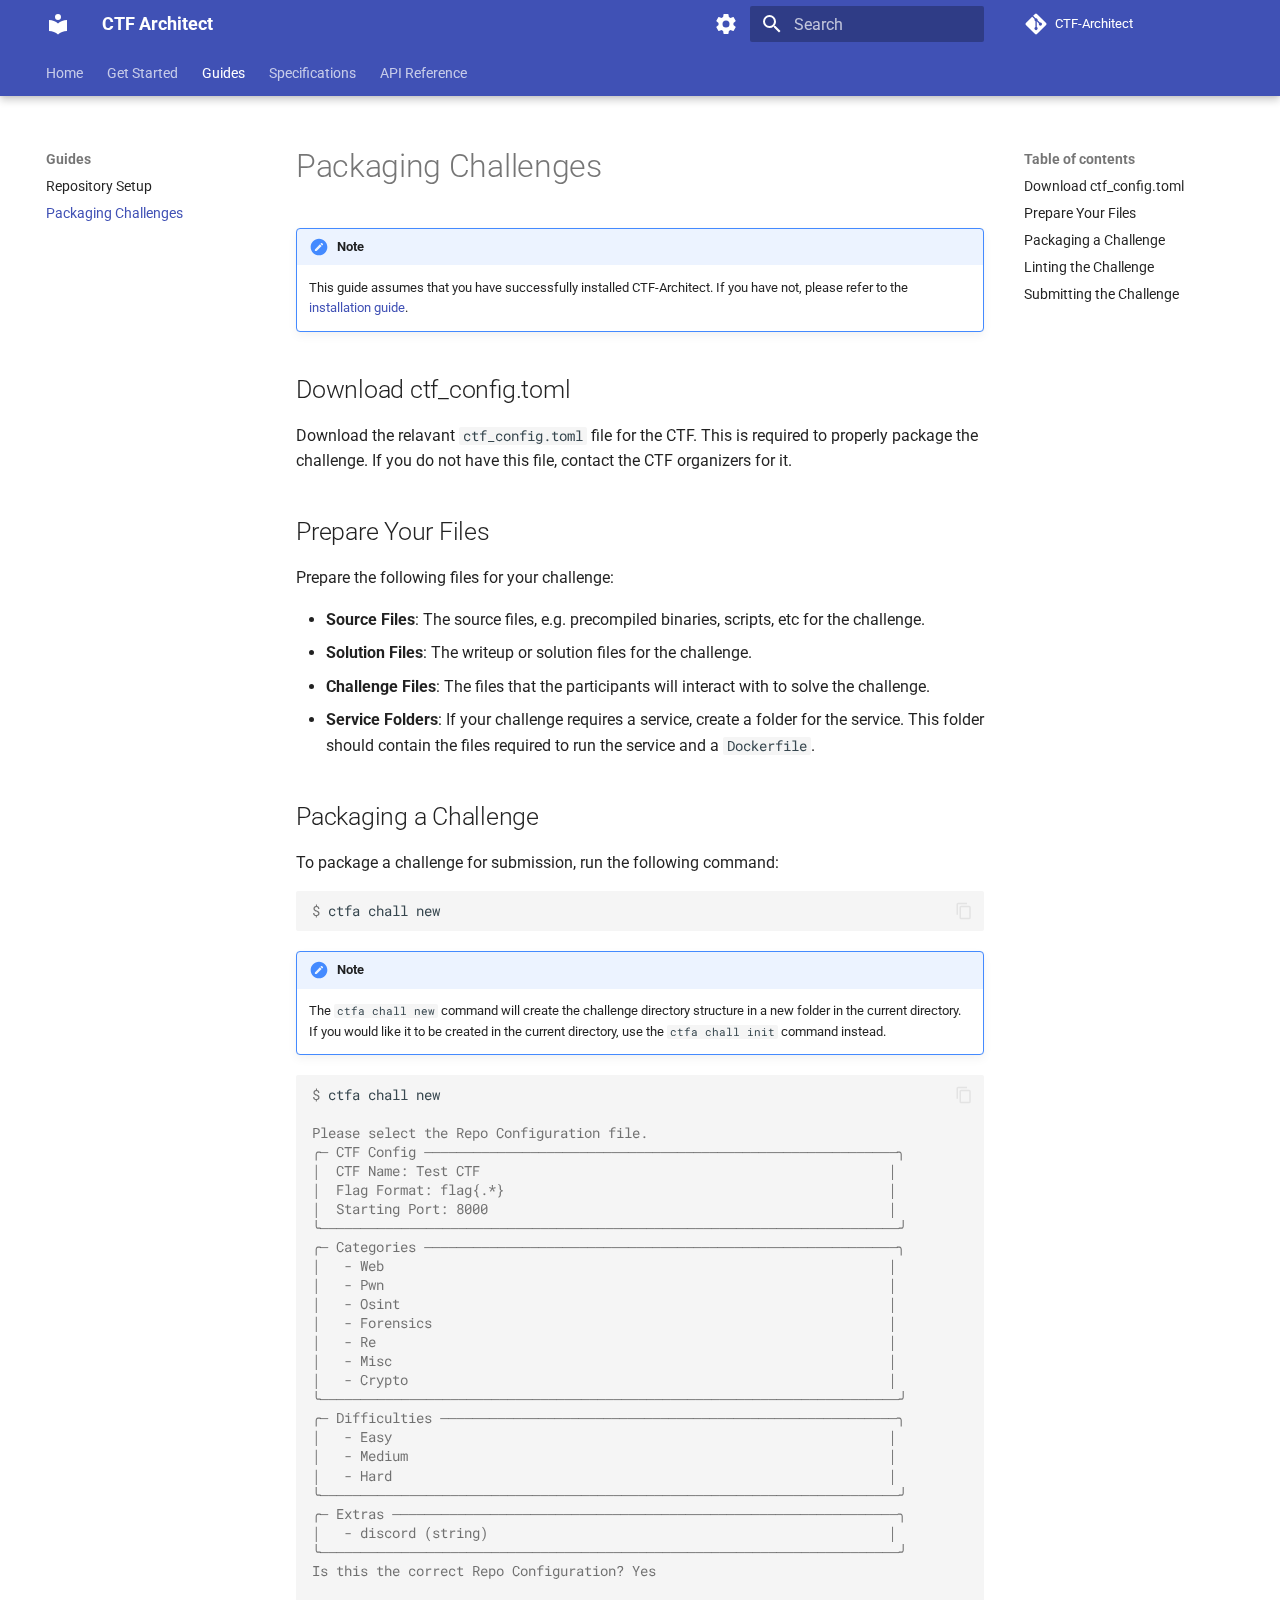
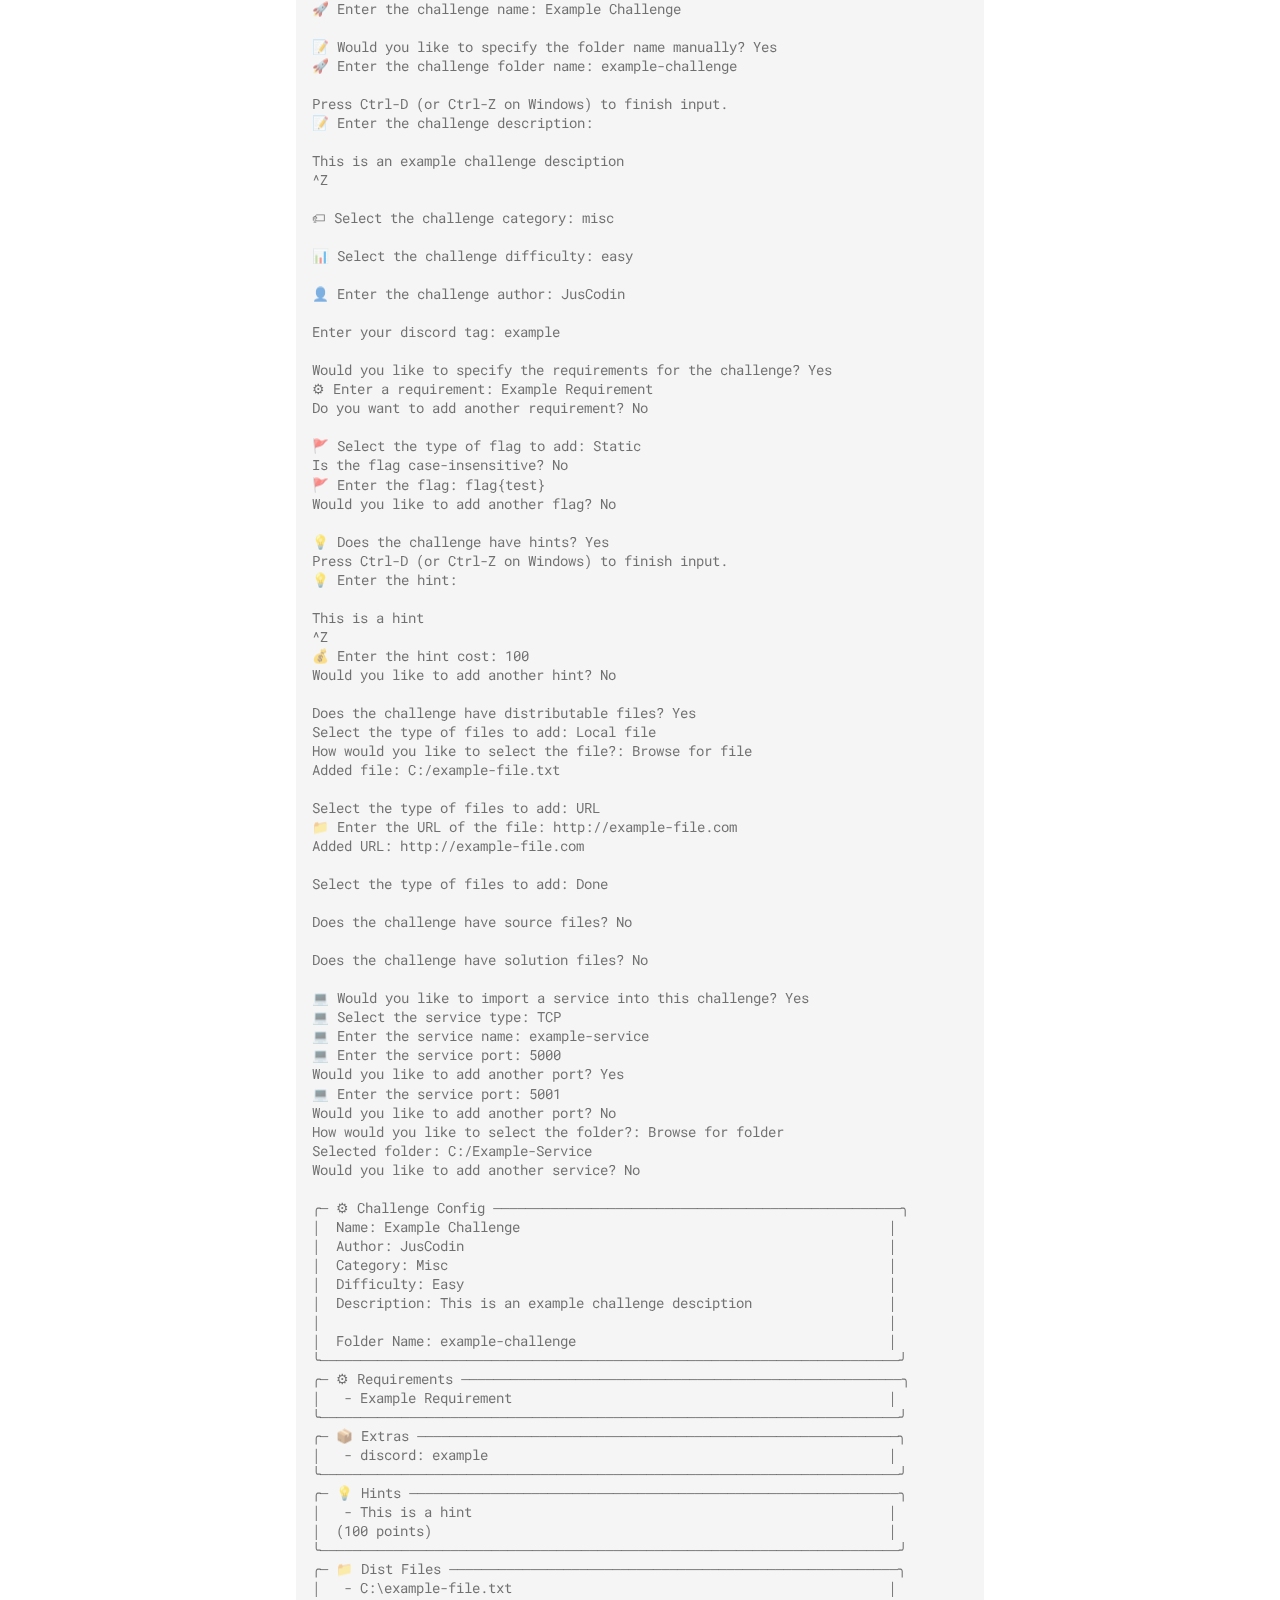
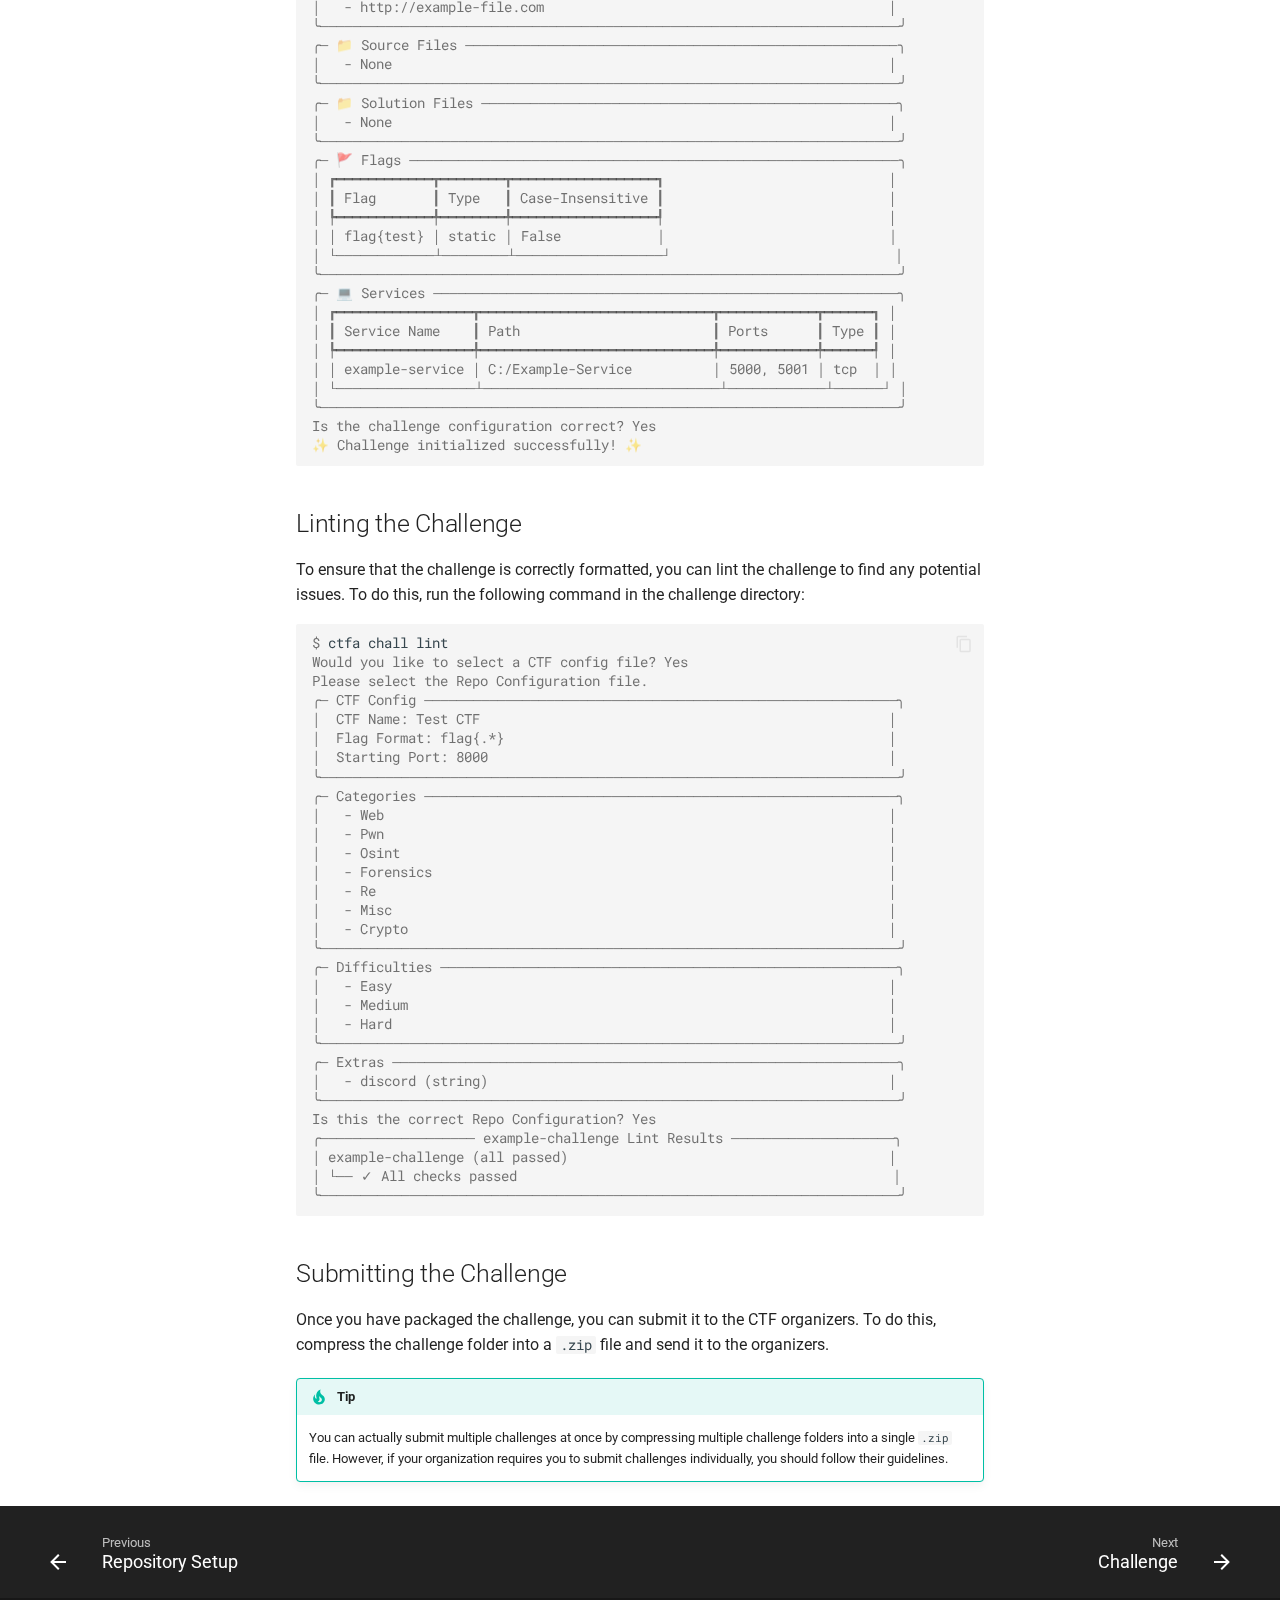
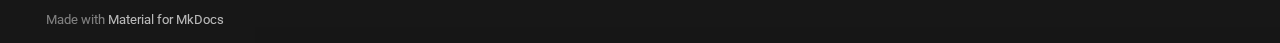
<file: guides/packaging-challenges/index.html>
<!doctype html>
<html lang="en" class="no-js">
  <head>
    
      <meta charset="utf-8">
      <meta name="viewport" content="width=device-width,initial-scale=1">
      
        <meta name="description" content="A tool for managing challenges for CTFs">
      
      
        <meta name="author" content="JusCodin">
      
      
        <link rel="canonical" href="https://jus-codin.github.io/CTF-Architect/guides/packaging-challenges/">
      
      
        <link rel="prev" href="../repository-setup/">
      
      
        <link rel="next" href="../../spec/challenge/">
      
      
      <link rel="icon" href="../../assets/images/favicon.png">
      <meta name="generator" content="mkdocs-1.5.3, mkdocs-material-9.5.15">
    
    
      
        <title>Packaging Challenges - CTF Architect</title>
      
    
    
      <link rel="stylesheet" href="../../assets/stylesheets/main.7e359304.min.css">
      
        
        <link rel="stylesheet" href="../../assets/stylesheets/palette.06af60db.min.css">
      
      


    
    
      
    
    
      
        
        
        <link rel="preconnect" href="https://fonts.gstatic.com" crossorigin>
        <link rel="stylesheet" href="https://fonts.googleapis.com/css?family=Roboto:300,300i,400,400i,700,700i%7CRoboto+Mono:400,400i,700,700i&display=fallback">
        <style>:root{--md-text-font:"Roboto";--md-code-font:"Roboto Mono"}</style>
      
    
    
      <link rel="stylesheet" href="../../assets/_mkdocstrings.css">
    
    <script>__md_scope=new URL("../..",location),__md_hash=e=>[...e].reduce((e,_)=>(e<<5)-e+_.charCodeAt(0),0),__md_get=(e,_=localStorage,t=__md_scope)=>JSON.parse(_.getItem(t.pathname+"."+e)),__md_set=(e,_,t=localStorage,a=__md_scope)=>{try{t.setItem(a.pathname+"."+e,JSON.stringify(_))}catch(e){}}</script>
    
      

    
    
    
  </head>
  
  
    
    
      
    
    
    
    
    <body dir="ltr" data-md-color-scheme="default" data-md-color-primary="indigo" data-md-color-accent="indigo">
  
    
    <input class="md-toggle" data-md-toggle="drawer" type="checkbox" id="__drawer" autocomplete="off">
    <input class="md-toggle" data-md-toggle="search" type="checkbox" id="__search" autocomplete="off">
    <label class="md-overlay" for="__drawer"></label>
    <div data-md-component="skip">
      
        
        <a href="#packaging-challenges" class="md-skip">
          Skip to content
        </a>
      
    </div>
    <div data-md-component="announce">
      
    </div>
    
    
      

  

<header class="md-header md-header--shadow md-header--lifted" data-md-component="header">
  <nav class="md-header__inner md-grid" aria-label="Header">
    <a href="../.." title="CTF Architect" class="md-header__button md-logo" aria-label="CTF Architect" data-md-component="logo">
      
  
  <svg xmlns="http://www.w3.org/2000/svg" viewBox="0 0 24 24"><path d="M12 8a3 3 0 0 0 3-3 3 3 0 0 0-3-3 3 3 0 0 0-3 3 3 3 0 0 0 3 3m0 3.54C9.64 9.35 6.5 8 3 8v11c3.5 0 6.64 1.35 9 3.54 2.36-2.19 5.5-3.54 9-3.54V8c-3.5 0-6.64 1.35-9 3.54Z"/></svg>

    </a>
    <label class="md-header__button md-icon" for="__drawer">
      
      <svg xmlns="http://www.w3.org/2000/svg" viewBox="0 0 24 24"><path d="M3 6h18v2H3V6m0 5h18v2H3v-2m0 5h18v2H3v-2Z"/></svg>
    </label>
    <div class="md-header__title" data-md-component="header-title">
      <div class="md-header__ellipsis">
        <div class="md-header__topic">
          <span class="md-ellipsis">
            CTF Architect
          </span>
        </div>
        <div class="md-header__topic" data-md-component="header-topic">
          <span class="md-ellipsis">
            
              Packaging Challenges
            
          </span>
        </div>
      </div>
    </div>
    
      
        <form class="md-header__option" data-md-component="palette">
  
    
    
    
    <input class="md-option" data-md-color-media="(prefers-color-scheme)" data-md-color-scheme="default" data-md-color-primary="indigo" data-md-color-accent="indigo"  aria-label="Switch to light mode"  type="radio" name="__palette" id="__palette_0">
    
      <label class="md-header__button md-icon" title="Switch to light mode" for="__palette_1" hidden>
        <svg xmlns="http://www.w3.org/2000/svg" viewBox="0 0 24 24"><path d="M12 15.5A3.5 3.5 0 0 1 8.5 12 3.5 3.5 0 0 1 12 8.5a3.5 3.5 0 0 1 3.5 3.5 3.5 3.5 0 0 1-3.5 3.5m7.43-2.53c.04-.32.07-.64.07-.97 0-.33-.03-.66-.07-1l2.11-1.63c.19-.15.24-.42.12-.64l-2-3.46c-.12-.22-.39-.31-.61-.22l-2.49 1c-.52-.39-1.06-.73-1.69-.98l-.37-2.65A.506.506 0 0 0 14 2h-4c-.25 0-.46.18-.5.42l-.37 2.65c-.63.25-1.17.59-1.69.98l-2.49-1c-.22-.09-.49 0-.61.22l-2 3.46c-.13.22-.07.49.12.64L4.57 11c-.04.34-.07.67-.07 1 0 .33.03.65.07.97l-2.11 1.66c-.19.15-.25.42-.12.64l2 3.46c.12.22.39.3.61.22l2.49-1.01c.52.4 1.06.74 1.69.99l.37 2.65c.04.24.25.42.5.42h4c.25 0 .46-.18.5-.42l.37-2.65c.63-.26 1.17-.59 1.69-.99l2.49 1.01c.22.08.49 0 .61-.22l2-3.46c.12-.22.07-.49-.12-.64l-2.11-1.66Z"/></svg>
      </label>
    
  
    
    
    
    <input class="md-option" data-md-color-media="(prefers-color-scheme: light)" data-md-color-scheme="default" data-md-color-primary="indigo" data-md-color-accent="indigo"  aria-label="Switch to dark mode"  type="radio" name="__palette" id="__palette_1">
    
      <label class="md-header__button md-icon" title="Switch to dark mode" for="__palette_2" hidden>
        <svg xmlns="http://www.w3.org/2000/svg" viewBox="0 0 24 24"><path d="M12 6a6 6 0 0 1 6 6c0 2.22-1.21 4.16-3 5.2V19a1 1 0 0 1-1 1h-4a1 1 0 0 1-1-1v-1.8c-1.79-1.04-3-2.98-3-5.2a6 6 0 0 1 6-6m2 15v1a1 1 0 0 1-1 1h-2a1 1 0 0 1-1-1v-1h4m6-10h3v2h-3v-2M1 11h3v2H1v-2M13 1v3h-2V1h2M4.92 3.5l2.13 2.14-1.42 1.41L3.5 4.93 4.92 3.5m12.03 2.13 2.12-2.13 1.43 1.43-2.13 2.12-1.42-1.42Z"/></svg>
      </label>
    
  
    
    
    
    <input class="md-option" data-md-color-media="(prefers-color-scheme: dark)" data-md-color-scheme="slate" data-md-color-primary="black" data-md-color-accent="indigo"  aria-label="Switch to system preference"  type="radio" name="__palette" id="__palette_2">
    
      <label class="md-header__button md-icon" title="Switch to system preference" for="__palette_0" hidden>
        <svg xmlns="http://www.w3.org/2000/svg" viewBox="0 0 24 24"><path d="M12 2a7 7 0 0 1 7 7c0 2.38-1.19 4.47-3 5.74V17a1 1 0 0 1-1 1H9a1 1 0 0 1-1-1v-2.26C6.19 13.47 5 11.38 5 9a7 7 0 0 1 7-7M9 21v-1h6v1a1 1 0 0 1-1 1h-4a1 1 0 0 1-1-1m3-17a5 5 0 0 0-5 5c0 2.05 1.23 3.81 3 4.58V16h4v-2.42c1.77-.77 3-2.53 3-4.58a5 5 0 0 0-5-5Z"/></svg>
      </label>
    
  
</form>
      
    
    
      <script>var media,input,key,value,palette=__md_get("__palette");if(palette&&palette.color){"(prefers-color-scheme)"===palette.color.media&&(media=matchMedia("(prefers-color-scheme: light)"),input=document.querySelector(media.matches?"[data-md-color-media='(prefers-color-scheme: light)']":"[data-md-color-media='(prefers-color-scheme: dark)']"),palette.color.media=input.getAttribute("data-md-color-media"),palette.color.scheme=input.getAttribute("data-md-color-scheme"),palette.color.primary=input.getAttribute("data-md-color-primary"),palette.color.accent=input.getAttribute("data-md-color-accent"));for([key,value]of Object.entries(palette.color))document.body.setAttribute("data-md-color-"+key,value)}</script>
    
    
    
      <label class="md-header__button md-icon" for="__search">
        
        <svg xmlns="http://www.w3.org/2000/svg" viewBox="0 0 24 24"><path d="M9.5 3A6.5 6.5 0 0 1 16 9.5c0 1.61-.59 3.09-1.56 4.23l.27.27h.79l5 5-1.5 1.5-5-5v-.79l-.27-.27A6.516 6.516 0 0 1 9.5 16 6.5 6.5 0 0 1 3 9.5 6.5 6.5 0 0 1 9.5 3m0 2C7 5 5 7 5 9.5S7 14 9.5 14 14 12 14 9.5 12 5 9.5 5Z"/></svg>
      </label>
      <div class="md-search" data-md-component="search" role="dialog">
  <label class="md-search__overlay" for="__search"></label>
  <div class="md-search__inner" role="search">
    <form class="md-search__form" name="search">
      <input type="text" class="md-search__input" name="query" aria-label="Search" placeholder="Search" autocapitalize="off" autocorrect="off" autocomplete="off" spellcheck="false" data-md-component="search-query" required>
      <label class="md-search__icon md-icon" for="__search">
        
        <svg xmlns="http://www.w3.org/2000/svg" viewBox="0 0 24 24"><path d="M9.5 3A6.5 6.5 0 0 1 16 9.5c0 1.61-.59 3.09-1.56 4.23l.27.27h.79l5 5-1.5 1.5-5-5v-.79l-.27-.27A6.516 6.516 0 0 1 9.5 16 6.5 6.5 0 0 1 3 9.5 6.5 6.5 0 0 1 9.5 3m0 2C7 5 5 7 5 9.5S7 14 9.5 14 14 12 14 9.5 12 5 9.5 5Z"/></svg>
        
        <svg xmlns="http://www.w3.org/2000/svg" viewBox="0 0 24 24"><path d="M20 11v2H8l5.5 5.5-1.42 1.42L4.16 12l7.92-7.92L13.5 5.5 8 11h12Z"/></svg>
      </label>
      <nav class="md-search__options" aria-label="Search">
        
        <button type="reset" class="md-search__icon md-icon" title="Clear" aria-label="Clear" tabindex="-1">
          
          <svg xmlns="http://www.w3.org/2000/svg" viewBox="0 0 24 24"><path d="M19 6.41 17.59 5 12 10.59 6.41 5 5 6.41 10.59 12 5 17.59 6.41 19 12 13.41 17.59 19 19 17.59 13.41 12 19 6.41Z"/></svg>
        </button>
      </nav>
      
    </form>
    <div class="md-search__output">
      <div class="md-search__scrollwrap" data-md-scrollfix>
        <div class="md-search-result" data-md-component="search-result">
          <div class="md-search-result__meta">
            Initializing search
          </div>
          <ol class="md-search-result__list" role="presentation"></ol>
        </div>
      </div>
    </div>
  </div>
</div>
    
    
      <div class="md-header__source">
        <a href="https://github.com/Jus-Codin/CTF-Architect" title="Go to repository" class="md-source" data-md-component="source">
  <div class="md-source__icon md-icon">
    
    <svg xmlns="http://www.w3.org/2000/svg" viewBox="0 0 448 512"><!--! Font Awesome Free 6.5.1 by @fontawesome - https://fontawesome.com License - https://fontawesome.com/license/free (Icons: CC BY 4.0, Fonts: SIL OFL 1.1, Code: MIT License) Copyright 2023 Fonticons, Inc.--><path d="M439.55 236.05 244 40.45a28.87 28.87 0 0 0-40.81 0l-40.66 40.63 51.52 51.52c27.06-9.14 52.68 16.77 43.39 43.68l49.66 49.66c34.23-11.8 61.18 31 35.47 56.69-26.49 26.49-70.21-2.87-56-37.34L240.22 199v121.85c25.3 12.54 22.26 41.85 9.08 55a34.34 34.34 0 0 1-48.55 0c-17.57-17.6-11.07-46.91 11.25-56v-123c-20.8-8.51-24.6-30.74-18.64-45L142.57 101 8.45 235.14a28.86 28.86 0 0 0 0 40.81l195.61 195.6a28.86 28.86 0 0 0 40.8 0l194.69-194.69a28.86 28.86 0 0 0 0-40.81z"/></svg>
  </div>
  <div class="md-source__repository">
    CTF-Architect
  </div>
</a>
      </div>
    
  </nav>
  
    
      
<nav class="md-tabs" aria-label="Tabs" data-md-component="tabs">
  <div class="md-grid">
    <ul class="md-tabs__list">
      
        
  
  
  
    <li class="md-tabs__item">
      <a href="../.." class="md-tabs__link">
        
  
    
  
  Home

      </a>
    </li>
  

      
        
  
  
  
    
    
      <li class="md-tabs__item">
        <a href="../../introduction/" class="md-tabs__link">
          
  
  Get Started

        </a>
      </li>
    
  

      
        
  
  
    
  
  
    
    
      <li class="md-tabs__item md-tabs__item--active">
        <a href="../repository-setup/" class="md-tabs__link">
          
  
  Guides

        </a>
      </li>
    
  

      
        
  
  
  
    
    
      <li class="md-tabs__item">
        <a href="../../spec/challenge/" class="md-tabs__link">
          
  
  Specifications

        </a>
      </li>
    
  

      
        
  
  
  
    
    
      <li class="md-tabs__item">
        <a href="../../api/models/" class="md-tabs__link">
          
  
  API Reference

        </a>
      </li>
    
  

      
    </ul>
  </div>
</nav>
    
  
</header>
    
    <div class="md-container" data-md-component="container">
      
      
        
      
      <main class="md-main" data-md-component="main">
        <div class="md-main__inner md-grid">
          
            
              
              <div class="md-sidebar md-sidebar--primary" data-md-component="sidebar" data-md-type="navigation" >
                <div class="md-sidebar__scrollwrap">
                  <div class="md-sidebar__inner">
                    


  


<nav class="md-nav md-nav--primary md-nav--lifted" aria-label="Navigation" data-md-level="0">
  <label class="md-nav__title" for="__drawer">
    <a href="../.." title="CTF Architect" class="md-nav__button md-logo" aria-label="CTF Architect" data-md-component="logo">
      
  
  <svg xmlns="http://www.w3.org/2000/svg" viewBox="0 0 24 24"><path d="M12 8a3 3 0 0 0 3-3 3 3 0 0 0-3-3 3 3 0 0 0-3 3 3 3 0 0 0 3 3m0 3.54C9.64 9.35 6.5 8 3 8v11c3.5 0 6.64 1.35 9 3.54 2.36-2.19 5.5-3.54 9-3.54V8c-3.5 0-6.64 1.35-9 3.54Z"/></svg>

    </a>
    CTF Architect
  </label>
  
    <div class="md-nav__source">
      <a href="https://github.com/Jus-Codin/CTF-Architect" title="Go to repository" class="md-source" data-md-component="source">
  <div class="md-source__icon md-icon">
    
    <svg xmlns="http://www.w3.org/2000/svg" viewBox="0 0 448 512"><!--! Font Awesome Free 6.5.1 by @fontawesome - https://fontawesome.com License - https://fontawesome.com/license/free (Icons: CC BY 4.0, Fonts: SIL OFL 1.1, Code: MIT License) Copyright 2023 Fonticons, Inc.--><path d="M439.55 236.05 244 40.45a28.87 28.87 0 0 0-40.81 0l-40.66 40.63 51.52 51.52c27.06-9.14 52.68 16.77 43.39 43.68l49.66 49.66c34.23-11.8 61.18 31 35.47 56.69-26.49 26.49-70.21-2.87-56-37.34L240.22 199v121.85c25.3 12.54 22.26 41.85 9.08 55a34.34 34.34 0 0 1-48.55 0c-17.57-17.6-11.07-46.91 11.25-56v-123c-20.8-8.51-24.6-30.74-18.64-45L142.57 101 8.45 235.14a28.86 28.86 0 0 0 0 40.81l195.61 195.6a28.86 28.86 0 0 0 40.8 0l194.69-194.69a28.86 28.86 0 0 0 0-40.81z"/></svg>
  </div>
  <div class="md-source__repository">
    CTF-Architect
  </div>
</a>
    </div>
  
  <ul class="md-nav__list" data-md-scrollfix>
    
      
      
  
  
  
  
    <li class="md-nav__item">
      <a href="../.." class="md-nav__link">
        
  
  <span class="md-ellipsis">
    Home
  </span>
  

      </a>
    </li>
  

    
      
      
  
  
  
  
    
    
    
      
      
    
    
    <li class="md-nav__item md-nav__item--nested">
      
        
        
        <input class="md-nav__toggle md-toggle " type="checkbox" id="__nav_2" >
        
          
          <label class="md-nav__link" for="__nav_2" id="__nav_2_label" tabindex="0">
            
  
  <span class="md-ellipsis">
    Get Started
  </span>
  

            <span class="md-nav__icon md-icon"></span>
          </label>
        
        <nav class="md-nav" data-md-level="1" aria-labelledby="__nav_2_label" aria-expanded="false">
          <label class="md-nav__title" for="__nav_2">
            <span class="md-nav__icon md-icon"></span>
            Get Started
          </label>
          <ul class="md-nav__list" data-md-scrollfix>
            
              
                
  
  
  
  
    <li class="md-nav__item">
      <a href="../../introduction/" class="md-nav__link">
        
  
  <span class="md-ellipsis">
    Introduction
  </span>
  

      </a>
    </li>
  

              
            
              
                
  
  
  
  
    <li class="md-nav__item">
      <a href="../../installation/" class="md-nav__link">
        
  
  <span class="md-ellipsis">
    Installation
  </span>
  

      </a>
    </li>
  

              
            
          </ul>
        </nav>
      
    </li>
  

    
      
      
  
  
    
  
  
  
    
    
    
      
        
        
      
      
    
    
    <li class="md-nav__item md-nav__item--active md-nav__item--section md-nav__item--nested">
      
        
        
        <input class="md-nav__toggle md-toggle " type="checkbox" id="__nav_3" checked>
        
          
          <label class="md-nav__link" for="__nav_3" id="__nav_3_label" tabindex="">
            
  
  <span class="md-ellipsis">
    Guides
  </span>
  

            <span class="md-nav__icon md-icon"></span>
          </label>
        
        <nav class="md-nav" data-md-level="1" aria-labelledby="__nav_3_label" aria-expanded="true">
          <label class="md-nav__title" for="__nav_3">
            <span class="md-nav__icon md-icon"></span>
            Guides
          </label>
          <ul class="md-nav__list" data-md-scrollfix>
            
              
                
  
  
  
  
    <li class="md-nav__item">
      <a href="../repository-setup/" class="md-nav__link">
        
  
  <span class="md-ellipsis">
    Repository Setup
  </span>
  

      </a>
    </li>
  

              
            
              
                
  
  
    
  
  
  
    <li class="md-nav__item md-nav__item--active">
      
      <input class="md-nav__toggle md-toggle" type="checkbox" id="__toc">
      
      
        
      
      
        <label class="md-nav__link md-nav__link--active" for="__toc">
          
  
  <span class="md-ellipsis">
    Packaging Challenges
  </span>
  

          <span class="md-nav__icon md-icon"></span>
        </label>
      
      <a href="./" class="md-nav__link md-nav__link--active">
        
  
  <span class="md-ellipsis">
    Packaging Challenges
  </span>
  

      </a>
      
        

<nav class="md-nav md-nav--secondary" aria-label="Table of contents">
  
  
  
    
  
  
    <label class="md-nav__title" for="__toc">
      <span class="md-nav__icon md-icon"></span>
      Table of contents
    </label>
    <ul class="md-nav__list" data-md-component="toc" data-md-scrollfix>
      
        <li class="md-nav__item">
  <a href="#download-ctf_configtoml" class="md-nav__link">
    <span class="md-ellipsis">
      Download ctf_config.toml
    </span>
  </a>
  
</li>
      
        <li class="md-nav__item">
  <a href="#prepare-your-files" class="md-nav__link">
    <span class="md-ellipsis">
      Prepare Your Files
    </span>
  </a>
  
</li>
      
        <li class="md-nav__item">
  <a href="#packaging-a-challenge" class="md-nav__link">
    <span class="md-ellipsis">
      Packaging a Challenge
    </span>
  </a>
  
</li>
      
        <li class="md-nav__item">
  <a href="#linting-the-challenge" class="md-nav__link">
    <span class="md-ellipsis">
      Linting the Challenge
    </span>
  </a>
  
</li>
      
        <li class="md-nav__item">
  <a href="#submitting-the-challenge" class="md-nav__link">
    <span class="md-ellipsis">
      Submitting the Challenge
    </span>
  </a>
  
</li>
      
    </ul>
  
</nav>
      
    </li>
  

              
            
          </ul>
        </nav>
      
    </li>
  

    
      
      
  
  
  
  
    
    
    
      
      
    
    
    <li class="md-nav__item md-nav__item--nested">
      
        
        
        <input class="md-nav__toggle md-toggle " type="checkbox" id="__nav_4" >
        
          
          <label class="md-nav__link" for="__nav_4" id="__nav_4_label" tabindex="0">
            
  
  <span class="md-ellipsis">
    Specifications
  </span>
  

            <span class="md-nav__icon md-icon"></span>
          </label>
        
        <nav class="md-nav" data-md-level="1" aria-labelledby="__nav_4_label" aria-expanded="false">
          <label class="md-nav__title" for="__nav_4">
            <span class="md-nav__icon md-icon"></span>
            Specifications
          </label>
          <ul class="md-nav__list" data-md-scrollfix>
            
              
                
  
  
  
  
    <li class="md-nav__item">
      <a href="../../spec/challenge/" class="md-nav__link">
        
  
  <span class="md-ellipsis">
    Challenge
  </span>
  

      </a>
    </li>
  

              
            
              
                
  
  
  
  
    <li class="md-nav__item">
      <a href="../../spec/repository/" class="md-nav__link">
        
  
  <span class="md-ellipsis">
    Repository
  </span>
  

      </a>
    </li>
  

              
            
          </ul>
        </nav>
      
    </li>
  

    
      
      
  
  
  
  
    
    
    
      
      
    
    
    <li class="md-nav__item md-nav__item--nested">
      
        
        
        <input class="md-nav__toggle md-toggle " type="checkbox" id="__nav_5" >
        
          
          <label class="md-nav__link" for="__nav_5" id="__nav_5_label" tabindex="0">
            
  
  <span class="md-ellipsis">
    API Reference
  </span>
  

            <span class="md-nav__icon md-icon"></span>
          </label>
        
        <nav class="md-nav" data-md-level="1" aria-labelledby="__nav_5_label" aria-expanded="false">
          <label class="md-nav__title" for="__nav_5">
            <span class="md-nav__icon md-icon"></span>
            API Reference
          </label>
          <ul class="md-nav__list" data-md-scrollfix>
            
              
                
  
  
  
  
    <li class="md-nav__item">
      <a href="../../api/models/" class="md-nav__link">
        
  
  <span class="md-ellipsis">
    Models
  </span>
  

      </a>
    </li>
  

              
            
          </ul>
        </nav>
      
    </li>
  

    
  </ul>
</nav>
                  </div>
                </div>
              </div>
            
            
              
              <div class="md-sidebar md-sidebar--secondary" data-md-component="sidebar" data-md-type="toc" >
                <div class="md-sidebar__scrollwrap">
                  <div class="md-sidebar__inner">
                    

<nav class="md-nav md-nav--secondary" aria-label="Table of contents">
  
  
  
    
  
  
    <label class="md-nav__title" for="__toc">
      <span class="md-nav__icon md-icon"></span>
      Table of contents
    </label>
    <ul class="md-nav__list" data-md-component="toc" data-md-scrollfix>
      
        <li class="md-nav__item">
  <a href="#download-ctf_configtoml" class="md-nav__link">
    <span class="md-ellipsis">
      Download ctf_config.toml
    </span>
  </a>
  
</li>
      
        <li class="md-nav__item">
  <a href="#prepare-your-files" class="md-nav__link">
    <span class="md-ellipsis">
      Prepare Your Files
    </span>
  </a>
  
</li>
      
        <li class="md-nav__item">
  <a href="#packaging-a-challenge" class="md-nav__link">
    <span class="md-ellipsis">
      Packaging a Challenge
    </span>
  </a>
  
</li>
      
        <li class="md-nav__item">
  <a href="#linting-the-challenge" class="md-nav__link">
    <span class="md-ellipsis">
      Linting the Challenge
    </span>
  </a>
  
</li>
      
        <li class="md-nav__item">
  <a href="#submitting-the-challenge" class="md-nav__link">
    <span class="md-ellipsis">
      Submitting the Challenge
    </span>
  </a>
  
</li>
      
    </ul>
  
</nav>
                  </div>
                </div>
              </div>
            
          
          
            <div class="md-content" data-md-component="content">
              <article class="md-content__inner md-typeset">
                
                  

  
  


<h1 id="packaging-challenges">Packaging Challenges<a class="headerlink" href="#packaging-challenges" title="Permanent link">&para;</a></h1>
<div class="admonition note">
<p class="admonition-title">Note</p>
<p>This guide assumes that you have successfully installed CTF-Architect. If you have not, please refer to the <a href="../../installation/">installation guide</a>.</p>
</div>
<h2 id="download-ctf_configtoml">Download ctf_config.toml<a class="headerlink" href="#download-ctf_configtoml" title="Permanent link">&para;</a></h2>
<p>Download the relavant <code>ctf_config.toml</code> file for the CTF. This is required to properly package the challenge. If you do not have this file, contact the CTF organizers for it.</p>
<h2 id="prepare-your-files">Prepare Your Files<a class="headerlink" href="#prepare-your-files" title="Permanent link">&para;</a></h2>
<p>Prepare the following files for your challenge:</p>
<ul>
<li><strong>Source Files</strong>: The source files, e.g. precompiled binaries, scripts, etc for the challenge.</li>
<li><strong>Solution Files</strong>: The writeup or solution files for the challenge.</li>
<li><strong>Challenge Files</strong>: The files that the participants will interact with to solve the challenge.</li>
<li><strong>Service Folders</strong>: If your challenge requires a service, create a folder for the service. This folder should contain the files required to run the service and a <code>Dockerfile</code>.</li>
</ul>
<h2 id="packaging-a-challenge">Packaging a Challenge<a class="headerlink" href="#packaging-a-challenge" title="Permanent link">&para;</a></h2>
<p>To package a challenge for submission, run the following command:</p>
<div class="highlight"><pre><span></span><code><span class="gp">$ </span>ctfa<span class="w"> </span>chall<span class="w"> </span>new
</code></pre></div>
<div class="admonition note">
<p class="admonition-title">Note</p>
<p>The <code>ctfa chall new</code> command will create the challenge directory structure in a new folder in the current directory. If you would like it to be created in the current directory, use the <code>ctfa chall init</code> command instead.</p>
</div>
<div class="highlight"><pre><span></span><code><span class="gp">$ </span>ctfa<span class="w"> </span>chall<span class="w"> </span>new

<span class="go">Please select the Repo Configuration file.</span>
<span class="go">╭─ CTF Config ──────────────────────────────────────────────────────────╮</span>
<span class="go">│  CTF Name: Test CTF                                                   │</span>
<span class="go">│  Flag Format: flag{.*}                                                │</span>
<span class="go">│  Starting Port: 8000                                                  │</span>
<span class="go">╰───────────────────────────────────────────────────────────────────────╯</span>
<span class="go">╭─ Categories ──────────────────────────────────────────────────────────╮</span>
<span class="go">│   - Web                                                               │</span>
<span class="go">│   - Pwn                                                               │</span>
<span class="go">│   - Osint                                                             │</span>
<span class="go">│   - Forensics                                                         │</span>
<span class="go">│   - Re                                                                │</span>
<span class="go">│   - Misc                                                              │</span>
<span class="go">│   - Crypto                                                            │</span>
<span class="go">╰───────────────────────────────────────────────────────────────────────╯</span>
<span class="go">╭─ Difficulties ────────────────────────────────────────────────────────╮</span>
<span class="go">│   - Easy                                                              │</span>
<span class="go">│   - Medium                                                            │</span>
<span class="go">│   - Hard                                                              │</span>
<span class="go">╰───────────────────────────────────────────────────────────────────────╯</span>
<span class="go">╭─ Extras ──────────────────────────────────────────────────────────────╮</span>
<span class="go">│   - discord (string)                                                  │</span>
<span class="go">╰───────────────────────────────────────────────────────────────────────╯</span>
<span class="go">Is this the correct Repo Configuration? Yes</span>

<span class="go">🚀 Enter the challenge name: Example Challenge</span>

<span class="go">📝 Would you like to specify the folder name manually? Yes</span>
<span class="go">🚀 Enter the challenge folder name: example-challenge</span>

<span class="go">Press Ctrl-D (or Ctrl-Z on Windows) to finish input.</span>
<span class="go">📝 Enter the challenge description:</span>

<span class="go">This is an example challenge desciption</span>
<span class="go">^Z</span>

<span class="go">🏷 Select the challenge category: misc</span>

<span class="go">📊 Select the challenge difficulty: easy</span>

<span class="go">👤 Enter the challenge author: JusCodin</span>

<span class="go">Enter your discord tag: example</span>

<span class="go">Would you like to specify the requirements for the challenge? Yes</span>
<span class="go">⚙ Enter a requirement: Example Requirement</span>
<span class="go">Do you want to add another requirement? No</span>

<span class="go">🚩 Select the type of flag to add: Static</span>
<span class="go">Is the flag case-insensitive? No</span>
<span class="go">🚩 Enter the flag: flag{test}</span>
<span class="go">Would you like to add another flag? No</span>

<span class="go">💡 Does the challenge have hints? Yes</span>
<span class="go">Press Ctrl-D (or Ctrl-Z on Windows) to finish input.</span>
<span class="go">💡 Enter the hint:</span>

<span class="go">This is a hint</span>
<span class="go">^Z</span>
<span class="go">💰 Enter the hint cost: 100</span>
<span class="go">Would you like to add another hint? No</span>

<span class="go">Does the challenge have distributable files? Yes</span>
<span class="go">Select the type of files to add: Local file</span>
<span class="go">How would you like to select the file?: Browse for file</span>
<span class="go">Added file: C:/example-file.txt</span>

<span class="go">Select the type of files to add: URL</span>
<span class="go">📁 Enter the URL of the file: http://example-file.com</span>
<span class="go">Added URL: http://example-file.com</span>

<span class="go">Select the type of files to add: Done</span>

<span class="go">Does the challenge have source files? No</span>

<span class="go">Does the challenge have solution files? No</span>

<span class="go">💻 Would you like to import a service into this challenge? Yes</span>
<span class="go">💻 Select the service type: TCP</span>
<span class="go">💻 Enter the service name: example-service</span>
<span class="go">💻 Enter the service port: 5000</span>
<span class="go">Would you like to add another port? Yes</span>
<span class="go">💻 Enter the service port: 5001</span>
<span class="go">Would you like to add another port? No</span>
<span class="go">How would you like to select the folder?: Browse for folder</span>
<span class="go">Selected folder: C:/Example-Service</span>
<span class="go">Would you like to add another service? No</span>

<span class="go">╭─ ⚙ Challenge Config ──────────────────────────────────────────────────╮</span>
<span class="go">│  Name: Example Challenge                                              │</span>
<span class="go">│  Author: JusCodin                                                     │</span>
<span class="go">│  Category: Misc                                                       │</span>
<span class="go">│  Difficulty: Easy                                                     │</span>
<span class="go">│  Description: This is an example challenge desciption                 │</span>
<span class="go">│                                                                       │</span>
<span class="go">│  Folder Name: example-challenge                                       │</span>
<span class="go">╰───────────────────────────────────────────────────────────────────────╯</span>
<span class="go">╭─ ⚙ Requirements ──────────────────────────────────────────────────────╮</span>
<span class="go">│   - Example Requirement                                               │</span>
<span class="go">╰───────────────────────────────────────────────────────────────────────╯</span>
<span class="go">╭─ 📦 Extras ───────────────────────────────────────────────────────────╮</span>
<span class="go">│   - discord: example                                                  │</span>
<span class="go">╰───────────────────────────────────────────────────────────────────────╯</span>
<span class="go">╭─ 💡 Hints ────────────────────────────────────────────────────────────╮</span>
<span class="go">│   - This is a hint                                                    │</span>
<span class="go">│  (100 points)                                                         │</span>
<span class="go">╰───────────────────────────────────────────────────────────────────────╯</span>
<span class="go">╭─ 📁 Dist Files ───────────────────────────────────────────────────────╮</span>
<span class="go">│   - C:\example-file.txt                                               │</span>
<span class="go">│   - http://example-file.com                                           │</span>
<span class="go">╰───────────────────────────────────────────────────────────────────────╯</span>
<span class="go">╭─ 📁 Source Files ─────────────────────────────────────────────────────╮</span>
<span class="go">│   - None                                                              │</span>
<span class="go">╰───────────────────────────────────────────────────────────────────────╯</span>
<span class="go">╭─ 📁 Solution Files ───────────────────────────────────────────────────╮</span>
<span class="go">│   - None                                                              │</span>
<span class="go">╰───────────────────────────────────────────────────────────────────────╯</span>
<span class="go">╭─ 🚩 Flags ────────────────────────────────────────────────────────────╮</span>
<span class="go">│ ┏━━━━━━━━━━━━┳━━━━━━━━┳━━━━━━━━━━━━━━━━━━┓                            │</span>
<span class="go">│ ┃ Flag       ┃ Type   ┃ Case-Insensitive ┃                            │</span>
<span class="go">│ ┡━━━━━━━━━━━━╇━━━━━━━━╇━━━━━━━━━━━━━━━━━━┩                            │</span>
<span class="go">│ │ flag{test} │ static │ False            │                            │</span>
<span class="go">│ └────────────┴────────┴──────────────────┘                            │</span>
<span class="go">╰───────────────────────────────────────────────────────────────────────╯</span>
<span class="go">╭─ 💻 Services ─────────────────────────────────────────────────────────╮</span>
<span class="go">│ ┏━━━━━━━━━━━━━━━━━┳━━━━━━━━━━━━━━━━━━━━━━━━━━━━━┳━━━━━━━━━━━━┳━━━━━━┓ │</span>
<span class="go">│ ┃ Service Name    ┃ Path                        ┃ Ports      ┃ Type ┃ │</span>
<span class="go">│ ┡━━━━━━━━━━━━━━━━━╇━━━━━━━━━━━━━━━━━━━━━━━━━━━━━╇━━━━━━━━━━━━╇━━━━━━┩ │</span>
<span class="go">│ │ example-service │ C:/Example-Service          │ 5000, 5001 │ tcp  │ │</span>
<span class="go">│ └─────────────────┴─────────────────────────────┴────────────┴──────┘ │</span>
<span class="go">╰───────────────────────────────────────────────────────────────────────╯</span>
<span class="go">Is the challenge configuration correct? Yes</span>
<span class="go">✨ Challenge initialized successfully! ✨</span>
</code></pre></div>
<h2 id="linting-the-challenge">Linting the Challenge<a class="headerlink" href="#linting-the-challenge" title="Permanent link">&para;</a></h2>
<p>To ensure that the challenge is correctly formatted, you can lint the challenge to find any potential issues. To do this, run the following command in the challenge directory:</p>
<div class="highlight"><pre><span></span><code><span class="gp">$ </span>ctfa<span class="w"> </span>chall<span class="w"> </span>lint
<span class="go">Would you like to select a CTF config file? Yes</span>
<span class="go">Please select the Repo Configuration file.</span>
<span class="go">╭─ CTF Config ──────────────────────────────────────────────────────────╮</span>
<span class="go">│  CTF Name: Test CTF                                                   │</span>
<span class="go">│  Flag Format: flag{.*}                                                │</span>
<span class="go">│  Starting Port: 8000                                                  │</span>
<span class="go">╰───────────────────────────────────────────────────────────────────────╯</span>
<span class="go">╭─ Categories ──────────────────────────────────────────────────────────╮</span>
<span class="go">│   - Web                                                               │</span>
<span class="go">│   - Pwn                                                               │</span>
<span class="go">│   - Osint                                                             │</span>
<span class="go">│   - Forensics                                                         │</span>
<span class="go">│   - Re                                                                │</span>
<span class="go">│   - Misc                                                              │</span>
<span class="go">│   - Crypto                                                            │</span>
<span class="go">╰───────────────────────────────────────────────────────────────────────╯</span>
<span class="go">╭─ Difficulties ────────────────────────────────────────────────────────╮</span>
<span class="go">│   - Easy                                                              │</span>
<span class="go">│   - Medium                                                            │</span>
<span class="go">│   - Hard                                                              │</span>
<span class="go">╰───────────────────────────────────────────────────────────────────────╯</span>
<span class="go">╭─ Extras ──────────────────────────────────────────────────────────────╮</span>
<span class="go">│   - discord (string)                                                  │</span>
<span class="go">╰───────────────────────────────────────────────────────────────────────╯</span>
<span class="go">Is this the correct Repo Configuration? Yes</span>
<span class="go">╭─────────────────── example-challenge Lint Results ────────────────────╮</span>
<span class="go">│ example-challenge (all passed)                                        │</span>
<span class="go">│ └── ✓ All checks passed                                               │</span>
<span class="go">╰───────────────────────────────────────────────────────────────────────╯</span>
</code></pre></div>
<h2 id="submitting-the-challenge">Submitting the Challenge<a class="headerlink" href="#submitting-the-challenge" title="Permanent link">&para;</a></h2>
<p>Once you have packaged the challenge, you can submit it to the CTF organizers. To do this, compress the challenge folder into a <code>.zip</code> file and send it to the organizers.</p>
<div class="admonition tip">
<p class="admonition-title">Tip</p>
<p>You can actually submit multiple challenges at once by compressing multiple challenge folders into a single <code>.zip</code> file. However, if your organization requires you to submit challenges individually, you should follow their guidelines.</p>
</div>












                
              </article>
            </div>
          
          
  <script>var tabs=__md_get("__tabs");if(Array.isArray(tabs))e:for(var set of document.querySelectorAll(".tabbed-set")){var tab,labels=set.querySelector(".tabbed-labels");for(tab of tabs)for(var label of labels.getElementsByTagName("label"))if(label.innerText.trim()===tab){var input=document.getElementById(label.htmlFor);input.checked=!0;continue e}}</script>

<script>var target=document.getElementById(location.hash.slice(1));target&&target.name&&(target.checked=target.name.startsWith("__tabbed_"))</script>
        </div>
        
          <button type="button" class="md-top md-icon" data-md-component="top" hidden>
  
  <svg xmlns="http://www.w3.org/2000/svg" viewBox="0 0 24 24"><path d="M13 20h-2V8l-5.5 5.5-1.42-1.42L12 4.16l7.92 7.92-1.42 1.42L13 8v12Z"/></svg>
  Back to top
</button>
        
      </main>
      
        <footer class="md-footer">
  
    
      
      <nav class="md-footer__inner md-grid" aria-label="Footer" >
        
          
          <a href="../repository-setup/" class="md-footer__link md-footer__link--prev" aria-label="Previous: Repository Setup">
            <div class="md-footer__button md-icon">
              
              <svg xmlns="http://www.w3.org/2000/svg" viewBox="0 0 24 24"><path d="M20 11v2H8l5.5 5.5-1.42 1.42L4.16 12l7.92-7.92L13.5 5.5 8 11h12Z"/></svg>
            </div>
            <div class="md-footer__title">
              <span class="md-footer__direction">
                Previous
              </span>
              <div class="md-ellipsis">
                Repository Setup
              </div>
            </div>
          </a>
        
        
          
          <a href="../../spec/challenge/" class="md-footer__link md-footer__link--next" aria-label="Next: Challenge">
            <div class="md-footer__title">
              <span class="md-footer__direction">
                Next
              </span>
              <div class="md-ellipsis">
                Challenge
              </div>
            </div>
            <div class="md-footer__button md-icon">
              
              <svg xmlns="http://www.w3.org/2000/svg" viewBox="0 0 24 24"><path d="M4 11v2h12l-5.5 5.5 1.42 1.42L19.84 12l-7.92-7.92L10.5 5.5 16 11H4Z"/></svg>
            </div>
          </a>
        
      </nav>
    
  
  <div class="md-footer-meta md-typeset">
    <div class="md-footer-meta__inner md-grid">
      <div class="md-copyright">
  
  
    Made with
    <a href="https://squidfunk.github.io/mkdocs-material/" target="_blank" rel="noopener">
      Material for MkDocs
    </a>
  
</div>
      
    </div>
  </div>
</footer>
      
    </div>
    <div class="md-dialog" data-md-component="dialog">
      <div class="md-dialog__inner md-typeset"></div>
    </div>
    
    
    <script id="__config" type="application/json">{"base": "../..", "features": ["content.code.copy", "content.code.annotate", "content.tabs.link", "navigation.footer", "navigation.tabs", "navigation.tabs.sticky", "navigation.top", "toc.follow"], "search": "../../assets/javascripts/workers/search.b8dbb3d2.min.js", "translations": {"clipboard.copied": "Copied to clipboard", "clipboard.copy": "Copy to clipboard", "search.result.more.one": "1 more on this page", "search.result.more.other": "# more on this page", "search.result.none": "No matching documents", "search.result.one": "1 matching document", "search.result.other": "# matching documents", "search.result.placeholder": "Type to start searching", "search.result.term.missing": "Missing", "select.version": "Select version"}}</script>
    
    
      <script src="../../assets/javascripts/bundle.bd41221c.min.js"></script>
      
    
  </body>
</html>
</file>
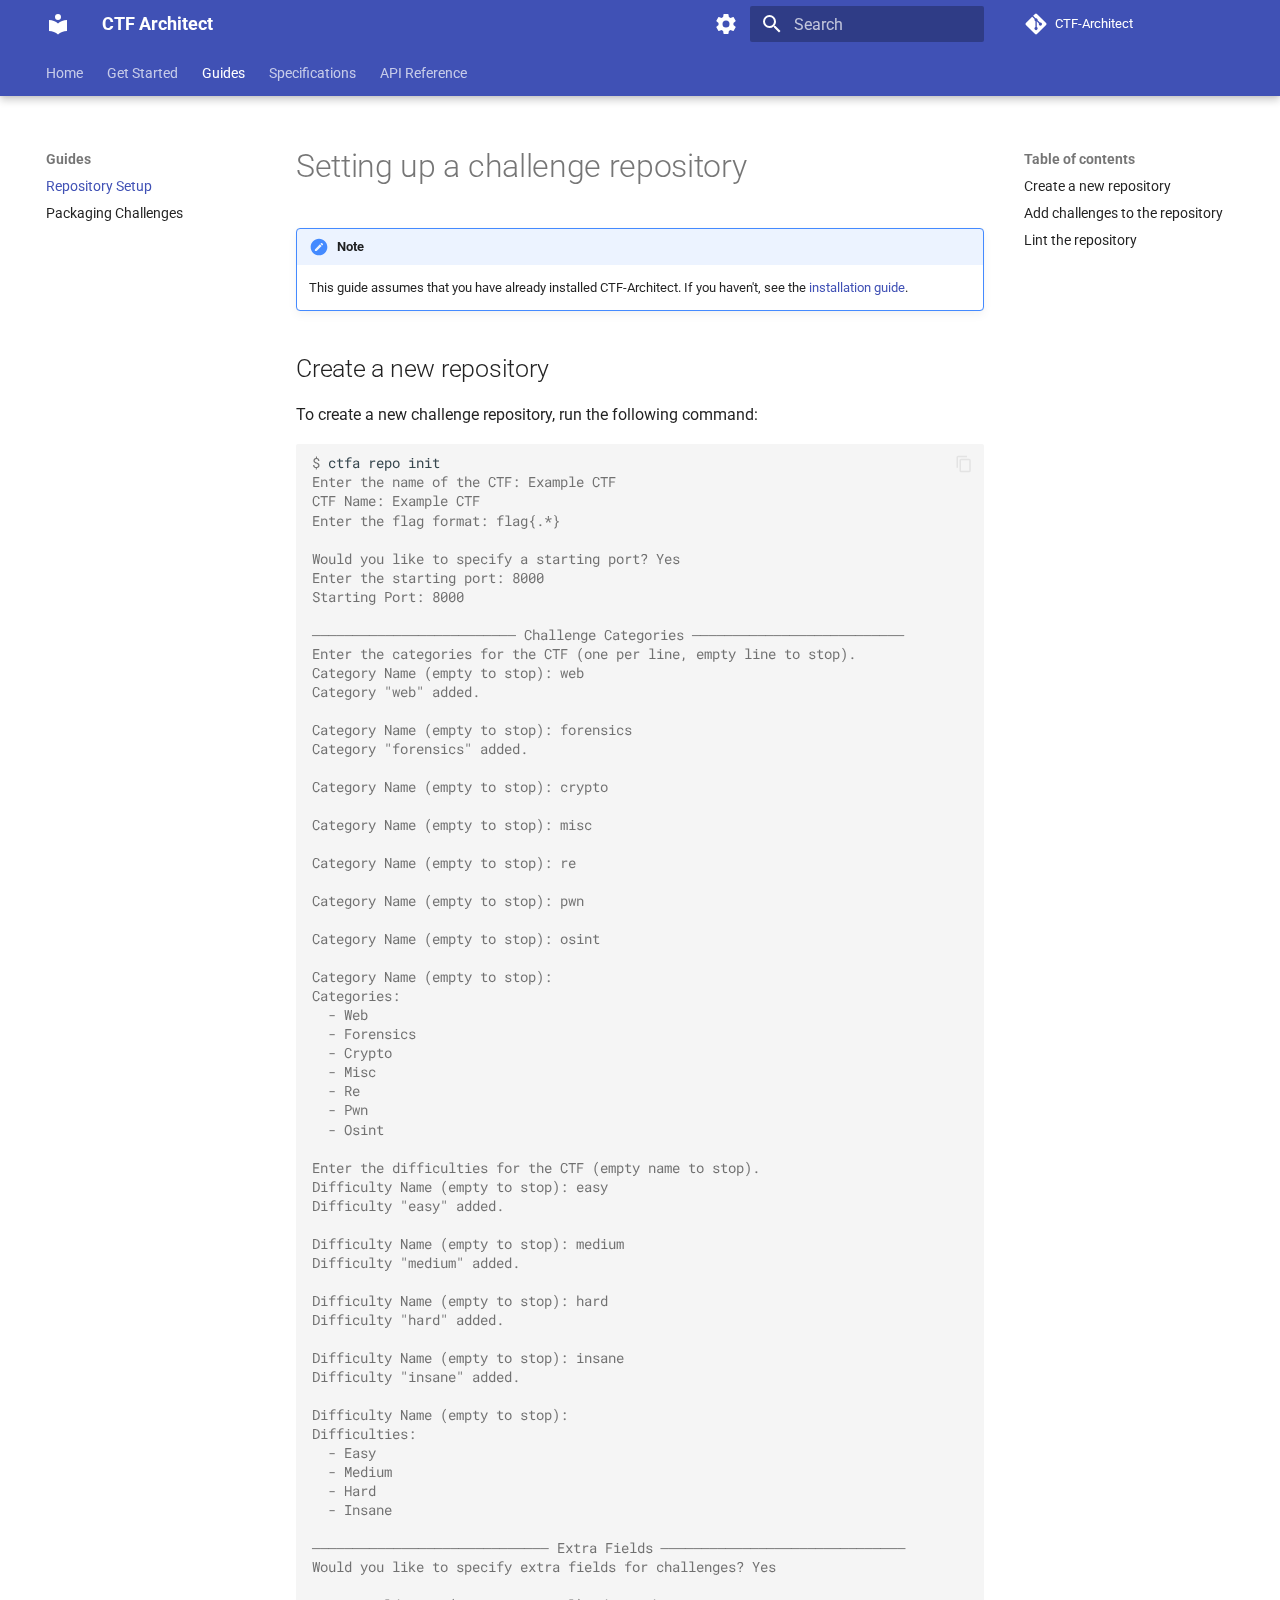
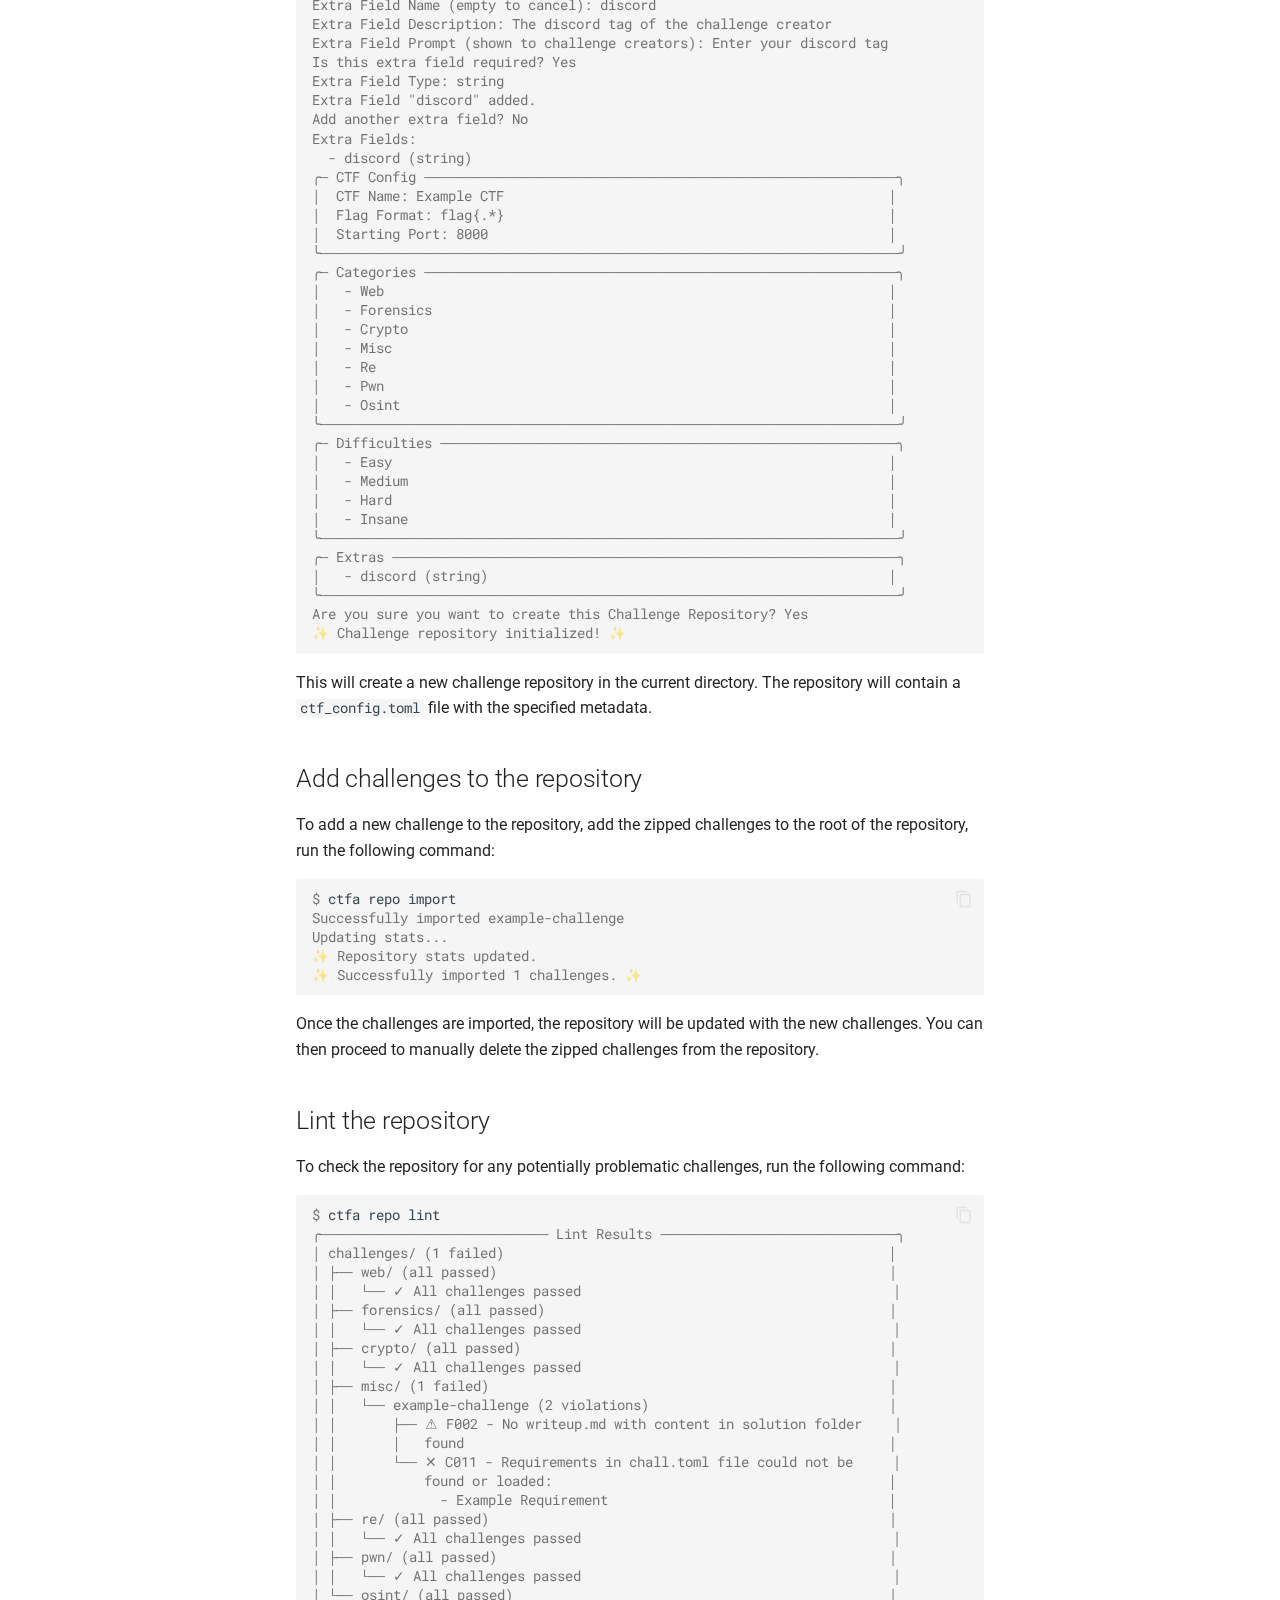
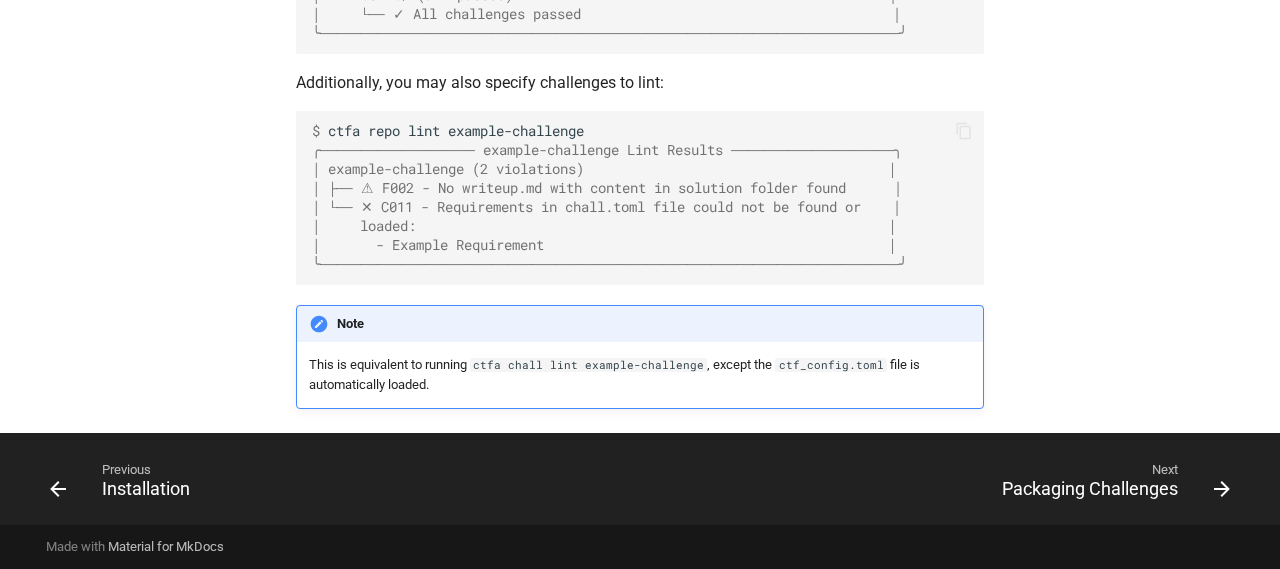
<file: guides/repository-setup/index.html>
<!doctype html>
<html lang="en" class="no-js">
  <head>
    
      <meta charset="utf-8">
      <meta name="viewport" content="width=device-width,initial-scale=1">
      
        <meta name="description" content="A tool for managing challenges for CTFs">
      
      
        <meta name="author" content="JusCodin">
      
      
        <link rel="canonical" href="https://jus-codin.github.io/CTF-Architect/guides/repository-setup/">
      
      
        <link rel="prev" href="../../installation/">
      
      
        <link rel="next" href="../packaging-challenges/">
      
      
      <link rel="icon" href="../../assets/images/favicon.png">
      <meta name="generator" content="mkdocs-1.5.3, mkdocs-material-9.5.15">
    
    
      
        <title>Repository Setup - CTF Architect</title>
      
    
    
      <link rel="stylesheet" href="../../assets/stylesheets/main.7e359304.min.css">
      
        
        <link rel="stylesheet" href="../../assets/stylesheets/palette.06af60db.min.css">
      
      


    
    
      
    
    
      
        
        
        <link rel="preconnect" href="https://fonts.gstatic.com" crossorigin>
        <link rel="stylesheet" href="https://fonts.googleapis.com/css?family=Roboto:300,300i,400,400i,700,700i%7CRoboto+Mono:400,400i,700,700i&display=fallback">
        <style>:root{--md-text-font:"Roboto";--md-code-font:"Roboto Mono"}</style>
      
    
    
      <link rel="stylesheet" href="../../assets/_mkdocstrings.css">
    
    <script>__md_scope=new URL("../..",location),__md_hash=e=>[...e].reduce((e,_)=>(e<<5)-e+_.charCodeAt(0),0),__md_get=(e,_=localStorage,t=__md_scope)=>JSON.parse(_.getItem(t.pathname+"."+e)),__md_set=(e,_,t=localStorage,a=__md_scope)=>{try{t.setItem(a.pathname+"."+e,JSON.stringify(_))}catch(e){}}</script>
    
      

    
    
    
  </head>
  
  
    
    
      
    
    
    
    
    <body dir="ltr" data-md-color-scheme="default" data-md-color-primary="indigo" data-md-color-accent="indigo">
  
    
    <input class="md-toggle" data-md-toggle="drawer" type="checkbox" id="__drawer" autocomplete="off">
    <input class="md-toggle" data-md-toggle="search" type="checkbox" id="__search" autocomplete="off">
    <label class="md-overlay" for="__drawer"></label>
    <div data-md-component="skip">
      
        
        <a href="#setting-up-a-challenge-repository" class="md-skip">
          Skip to content
        </a>
      
    </div>
    <div data-md-component="announce">
      
    </div>
    
    
      

  

<header class="md-header md-header--shadow md-header--lifted" data-md-component="header">
  <nav class="md-header__inner md-grid" aria-label="Header">
    <a href="../.." title="CTF Architect" class="md-header__button md-logo" aria-label="CTF Architect" data-md-component="logo">
      
  
  <svg xmlns="http://www.w3.org/2000/svg" viewBox="0 0 24 24"><path d="M12 8a3 3 0 0 0 3-3 3 3 0 0 0-3-3 3 3 0 0 0-3 3 3 3 0 0 0 3 3m0 3.54C9.64 9.35 6.5 8 3 8v11c3.5 0 6.64 1.35 9 3.54 2.36-2.19 5.5-3.54 9-3.54V8c-3.5 0-6.64 1.35-9 3.54Z"/></svg>

    </a>
    <label class="md-header__button md-icon" for="__drawer">
      
      <svg xmlns="http://www.w3.org/2000/svg" viewBox="0 0 24 24"><path d="M3 6h18v2H3V6m0 5h18v2H3v-2m0 5h18v2H3v-2Z"/></svg>
    </label>
    <div class="md-header__title" data-md-component="header-title">
      <div class="md-header__ellipsis">
        <div class="md-header__topic">
          <span class="md-ellipsis">
            CTF Architect
          </span>
        </div>
        <div class="md-header__topic" data-md-component="header-topic">
          <span class="md-ellipsis">
            
              Repository Setup
            
          </span>
        </div>
      </div>
    </div>
    
      
        <form class="md-header__option" data-md-component="palette">
  
    
    
    
    <input class="md-option" data-md-color-media="(prefers-color-scheme)" data-md-color-scheme="default" data-md-color-primary="indigo" data-md-color-accent="indigo"  aria-label="Switch to light mode"  type="radio" name="__palette" id="__palette_0">
    
      <label class="md-header__button md-icon" title="Switch to light mode" for="__palette_1" hidden>
        <svg xmlns="http://www.w3.org/2000/svg" viewBox="0 0 24 24"><path d="M12 15.5A3.5 3.5 0 0 1 8.5 12 3.5 3.5 0 0 1 12 8.5a3.5 3.5 0 0 1 3.5 3.5 3.5 3.5 0 0 1-3.5 3.5m7.43-2.53c.04-.32.07-.64.07-.97 0-.33-.03-.66-.07-1l2.11-1.63c.19-.15.24-.42.12-.64l-2-3.46c-.12-.22-.39-.31-.61-.22l-2.49 1c-.52-.39-1.06-.73-1.69-.98l-.37-2.65A.506.506 0 0 0 14 2h-4c-.25 0-.46.18-.5.42l-.37 2.65c-.63.25-1.17.59-1.69.98l-2.49-1c-.22-.09-.49 0-.61.22l-2 3.46c-.13.22-.07.49.12.64L4.57 11c-.04.34-.07.67-.07 1 0 .33.03.65.07.97l-2.11 1.66c-.19.15-.25.42-.12.64l2 3.46c.12.22.39.3.61.22l2.49-1.01c.52.4 1.06.74 1.69.99l.37 2.65c.04.24.25.42.5.42h4c.25 0 .46-.18.5-.42l.37-2.65c.63-.26 1.17-.59 1.69-.99l2.49 1.01c.22.08.49 0 .61-.22l2-3.46c.12-.22.07-.49-.12-.64l-2.11-1.66Z"/></svg>
      </label>
    
  
    
    
    
    <input class="md-option" data-md-color-media="(prefers-color-scheme: light)" data-md-color-scheme="default" data-md-color-primary="indigo" data-md-color-accent="indigo"  aria-label="Switch to dark mode"  type="radio" name="__palette" id="__palette_1">
    
      <label class="md-header__button md-icon" title="Switch to dark mode" for="__palette_2" hidden>
        <svg xmlns="http://www.w3.org/2000/svg" viewBox="0 0 24 24"><path d="M12 6a6 6 0 0 1 6 6c0 2.22-1.21 4.16-3 5.2V19a1 1 0 0 1-1 1h-4a1 1 0 0 1-1-1v-1.8c-1.79-1.04-3-2.98-3-5.2a6 6 0 0 1 6-6m2 15v1a1 1 0 0 1-1 1h-2a1 1 0 0 1-1-1v-1h4m6-10h3v2h-3v-2M1 11h3v2H1v-2M13 1v3h-2V1h2M4.92 3.5l2.13 2.14-1.42 1.41L3.5 4.93 4.92 3.5m12.03 2.13 2.12-2.13 1.43 1.43-2.13 2.12-1.42-1.42Z"/></svg>
      </label>
    
  
    
    
    
    <input class="md-option" data-md-color-media="(prefers-color-scheme: dark)" data-md-color-scheme="slate" data-md-color-primary="black" data-md-color-accent="indigo"  aria-label="Switch to system preference"  type="radio" name="__palette" id="__palette_2">
    
      <label class="md-header__button md-icon" title="Switch to system preference" for="__palette_0" hidden>
        <svg xmlns="http://www.w3.org/2000/svg" viewBox="0 0 24 24"><path d="M12 2a7 7 0 0 1 7 7c0 2.38-1.19 4.47-3 5.74V17a1 1 0 0 1-1 1H9a1 1 0 0 1-1-1v-2.26C6.19 13.47 5 11.38 5 9a7 7 0 0 1 7-7M9 21v-1h6v1a1 1 0 0 1-1 1h-4a1 1 0 0 1-1-1m3-17a5 5 0 0 0-5 5c0 2.05 1.23 3.81 3 4.58V16h4v-2.42c1.77-.77 3-2.53 3-4.58a5 5 0 0 0-5-5Z"/></svg>
      </label>
    
  
</form>
      
    
    
      <script>var media,input,key,value,palette=__md_get("__palette");if(palette&&palette.color){"(prefers-color-scheme)"===palette.color.media&&(media=matchMedia("(prefers-color-scheme: light)"),input=document.querySelector(media.matches?"[data-md-color-media='(prefers-color-scheme: light)']":"[data-md-color-media='(prefers-color-scheme: dark)']"),palette.color.media=input.getAttribute("data-md-color-media"),palette.color.scheme=input.getAttribute("data-md-color-scheme"),palette.color.primary=input.getAttribute("data-md-color-primary"),palette.color.accent=input.getAttribute("data-md-color-accent"));for([key,value]of Object.entries(palette.color))document.body.setAttribute("data-md-color-"+key,value)}</script>
    
    
    
      <label class="md-header__button md-icon" for="__search">
        
        <svg xmlns="http://www.w3.org/2000/svg" viewBox="0 0 24 24"><path d="M9.5 3A6.5 6.5 0 0 1 16 9.5c0 1.61-.59 3.09-1.56 4.23l.27.27h.79l5 5-1.5 1.5-5-5v-.79l-.27-.27A6.516 6.516 0 0 1 9.5 16 6.5 6.5 0 0 1 3 9.5 6.5 6.5 0 0 1 9.5 3m0 2C7 5 5 7 5 9.5S7 14 9.5 14 14 12 14 9.5 12 5 9.5 5Z"/></svg>
      </label>
      <div class="md-search" data-md-component="search" role="dialog">
  <label class="md-search__overlay" for="__search"></label>
  <div class="md-search__inner" role="search">
    <form class="md-search__form" name="search">
      <input type="text" class="md-search__input" name="query" aria-label="Search" placeholder="Search" autocapitalize="off" autocorrect="off" autocomplete="off" spellcheck="false" data-md-component="search-query" required>
      <label class="md-search__icon md-icon" for="__search">
        
        <svg xmlns="http://www.w3.org/2000/svg" viewBox="0 0 24 24"><path d="M9.5 3A6.5 6.5 0 0 1 16 9.5c0 1.61-.59 3.09-1.56 4.23l.27.27h.79l5 5-1.5 1.5-5-5v-.79l-.27-.27A6.516 6.516 0 0 1 9.5 16 6.5 6.5 0 0 1 3 9.5 6.5 6.5 0 0 1 9.5 3m0 2C7 5 5 7 5 9.5S7 14 9.5 14 14 12 14 9.5 12 5 9.5 5Z"/></svg>
        
        <svg xmlns="http://www.w3.org/2000/svg" viewBox="0 0 24 24"><path d="M20 11v2H8l5.5 5.5-1.42 1.42L4.16 12l7.92-7.92L13.5 5.5 8 11h12Z"/></svg>
      </label>
      <nav class="md-search__options" aria-label="Search">
        
        <button type="reset" class="md-search__icon md-icon" title="Clear" aria-label="Clear" tabindex="-1">
          
          <svg xmlns="http://www.w3.org/2000/svg" viewBox="0 0 24 24"><path d="M19 6.41 17.59 5 12 10.59 6.41 5 5 6.41 10.59 12 5 17.59 6.41 19 12 13.41 17.59 19 19 17.59 13.41 12 19 6.41Z"/></svg>
        </button>
      </nav>
      
    </form>
    <div class="md-search__output">
      <div class="md-search__scrollwrap" data-md-scrollfix>
        <div class="md-search-result" data-md-component="search-result">
          <div class="md-search-result__meta">
            Initializing search
          </div>
          <ol class="md-search-result__list" role="presentation"></ol>
        </div>
      </div>
    </div>
  </div>
</div>
    
    
      <div class="md-header__source">
        <a href="https://github.com/Jus-Codin/CTF-Architect" title="Go to repository" class="md-source" data-md-component="source">
  <div class="md-source__icon md-icon">
    
    <svg xmlns="http://www.w3.org/2000/svg" viewBox="0 0 448 512"><!--! Font Awesome Free 6.5.1 by @fontawesome - https://fontawesome.com License - https://fontawesome.com/license/free (Icons: CC BY 4.0, Fonts: SIL OFL 1.1, Code: MIT License) Copyright 2023 Fonticons, Inc.--><path d="M439.55 236.05 244 40.45a28.87 28.87 0 0 0-40.81 0l-40.66 40.63 51.52 51.52c27.06-9.14 52.68 16.77 43.39 43.68l49.66 49.66c34.23-11.8 61.18 31 35.47 56.69-26.49 26.49-70.21-2.87-56-37.34L240.22 199v121.85c25.3 12.54 22.26 41.85 9.08 55a34.34 34.34 0 0 1-48.55 0c-17.57-17.6-11.07-46.91 11.25-56v-123c-20.8-8.51-24.6-30.74-18.64-45L142.57 101 8.45 235.14a28.86 28.86 0 0 0 0 40.81l195.61 195.6a28.86 28.86 0 0 0 40.8 0l194.69-194.69a28.86 28.86 0 0 0 0-40.81z"/></svg>
  </div>
  <div class="md-source__repository">
    CTF-Architect
  </div>
</a>
      </div>
    
  </nav>
  
    
      
<nav class="md-tabs" aria-label="Tabs" data-md-component="tabs">
  <div class="md-grid">
    <ul class="md-tabs__list">
      
        
  
  
  
    <li class="md-tabs__item">
      <a href="../.." class="md-tabs__link">
        
  
    
  
  Home

      </a>
    </li>
  

      
        
  
  
  
    
    
      <li class="md-tabs__item">
        <a href="../../introduction/" class="md-tabs__link">
          
  
  Get Started

        </a>
      </li>
    
  

      
        
  
  
    
  
  
    
    
      <li class="md-tabs__item md-tabs__item--active">
        <a href="./" class="md-tabs__link">
          
  
  Guides

        </a>
      </li>
    
  

      
        
  
  
  
    
    
      <li class="md-tabs__item">
        <a href="../../spec/challenge/" class="md-tabs__link">
          
  
  Specifications

        </a>
      </li>
    
  

      
        
  
  
  
    
    
      <li class="md-tabs__item">
        <a href="../../api/models/" class="md-tabs__link">
          
  
  API Reference

        </a>
      </li>
    
  

      
    </ul>
  </div>
</nav>
    
  
</header>
    
    <div class="md-container" data-md-component="container">
      
      
        
      
      <main class="md-main" data-md-component="main">
        <div class="md-main__inner md-grid">
          
            
              
              <div class="md-sidebar md-sidebar--primary" data-md-component="sidebar" data-md-type="navigation" >
                <div class="md-sidebar__scrollwrap">
                  <div class="md-sidebar__inner">
                    


  


<nav class="md-nav md-nav--primary md-nav--lifted" aria-label="Navigation" data-md-level="0">
  <label class="md-nav__title" for="__drawer">
    <a href="../.." title="CTF Architect" class="md-nav__button md-logo" aria-label="CTF Architect" data-md-component="logo">
      
  
  <svg xmlns="http://www.w3.org/2000/svg" viewBox="0 0 24 24"><path d="M12 8a3 3 0 0 0 3-3 3 3 0 0 0-3-3 3 3 0 0 0-3 3 3 3 0 0 0 3 3m0 3.54C9.64 9.35 6.5 8 3 8v11c3.5 0 6.64 1.35 9 3.54 2.36-2.19 5.5-3.54 9-3.54V8c-3.5 0-6.64 1.35-9 3.54Z"/></svg>

    </a>
    CTF Architect
  </label>
  
    <div class="md-nav__source">
      <a href="https://github.com/Jus-Codin/CTF-Architect" title="Go to repository" class="md-source" data-md-component="source">
  <div class="md-source__icon md-icon">
    
    <svg xmlns="http://www.w3.org/2000/svg" viewBox="0 0 448 512"><!--! Font Awesome Free 6.5.1 by @fontawesome - https://fontawesome.com License - https://fontawesome.com/license/free (Icons: CC BY 4.0, Fonts: SIL OFL 1.1, Code: MIT License) Copyright 2023 Fonticons, Inc.--><path d="M439.55 236.05 244 40.45a28.87 28.87 0 0 0-40.81 0l-40.66 40.63 51.52 51.52c27.06-9.14 52.68 16.77 43.39 43.68l49.66 49.66c34.23-11.8 61.18 31 35.47 56.69-26.49 26.49-70.21-2.87-56-37.34L240.22 199v121.85c25.3 12.54 22.26 41.85 9.08 55a34.34 34.34 0 0 1-48.55 0c-17.57-17.6-11.07-46.91 11.25-56v-123c-20.8-8.51-24.6-30.74-18.64-45L142.57 101 8.45 235.14a28.86 28.86 0 0 0 0 40.81l195.61 195.6a28.86 28.86 0 0 0 40.8 0l194.69-194.69a28.86 28.86 0 0 0 0-40.81z"/></svg>
  </div>
  <div class="md-source__repository">
    CTF-Architect
  </div>
</a>
    </div>
  
  <ul class="md-nav__list" data-md-scrollfix>
    
      
      
  
  
  
  
    <li class="md-nav__item">
      <a href="../.." class="md-nav__link">
        
  
  <span class="md-ellipsis">
    Home
  </span>
  

      </a>
    </li>
  

    
      
      
  
  
  
  
    
    
    
      
      
    
    
    <li class="md-nav__item md-nav__item--nested">
      
        
        
        <input class="md-nav__toggle md-toggle " type="checkbox" id="__nav_2" >
        
          
          <label class="md-nav__link" for="__nav_2" id="__nav_2_label" tabindex="0">
            
  
  <span class="md-ellipsis">
    Get Started
  </span>
  

            <span class="md-nav__icon md-icon"></span>
          </label>
        
        <nav class="md-nav" data-md-level="1" aria-labelledby="__nav_2_label" aria-expanded="false">
          <label class="md-nav__title" for="__nav_2">
            <span class="md-nav__icon md-icon"></span>
            Get Started
          </label>
          <ul class="md-nav__list" data-md-scrollfix>
            
              
                
  
  
  
  
    <li class="md-nav__item">
      <a href="../../introduction/" class="md-nav__link">
        
  
  <span class="md-ellipsis">
    Introduction
  </span>
  

      </a>
    </li>
  

              
            
              
                
  
  
  
  
    <li class="md-nav__item">
      <a href="../../installation/" class="md-nav__link">
        
  
  <span class="md-ellipsis">
    Installation
  </span>
  

      </a>
    </li>
  

              
            
          </ul>
        </nav>
      
    </li>
  

    
      
      
  
  
    
  
  
  
    
    
    
      
        
        
      
      
    
    
    <li class="md-nav__item md-nav__item--active md-nav__item--section md-nav__item--nested">
      
        
        
        <input class="md-nav__toggle md-toggle " type="checkbox" id="__nav_3" checked>
        
          
          <label class="md-nav__link" for="__nav_3" id="__nav_3_label" tabindex="">
            
  
  <span class="md-ellipsis">
    Guides
  </span>
  

            <span class="md-nav__icon md-icon"></span>
          </label>
        
        <nav class="md-nav" data-md-level="1" aria-labelledby="__nav_3_label" aria-expanded="true">
          <label class="md-nav__title" for="__nav_3">
            <span class="md-nav__icon md-icon"></span>
            Guides
          </label>
          <ul class="md-nav__list" data-md-scrollfix>
            
              
                
  
  
    
  
  
  
    <li class="md-nav__item md-nav__item--active">
      
      <input class="md-nav__toggle md-toggle" type="checkbox" id="__toc">
      
      
        
      
      
        <label class="md-nav__link md-nav__link--active" for="__toc">
          
  
  <span class="md-ellipsis">
    Repository Setup
  </span>
  

          <span class="md-nav__icon md-icon"></span>
        </label>
      
      <a href="./" class="md-nav__link md-nav__link--active">
        
  
  <span class="md-ellipsis">
    Repository Setup
  </span>
  

      </a>
      
        

<nav class="md-nav md-nav--secondary" aria-label="Table of contents">
  
  
  
    
  
  
    <label class="md-nav__title" for="__toc">
      <span class="md-nav__icon md-icon"></span>
      Table of contents
    </label>
    <ul class="md-nav__list" data-md-component="toc" data-md-scrollfix>
      
        <li class="md-nav__item">
  <a href="#create-a-new-repository" class="md-nav__link">
    <span class="md-ellipsis">
      Create a new repository
    </span>
  </a>
  
</li>
      
        <li class="md-nav__item">
  <a href="#add-challenges-to-the-repository" class="md-nav__link">
    <span class="md-ellipsis">
      Add challenges to the repository
    </span>
  </a>
  
</li>
      
        <li class="md-nav__item">
  <a href="#lint-the-repository" class="md-nav__link">
    <span class="md-ellipsis">
      Lint the repository
    </span>
  </a>
  
</li>
      
    </ul>
  
</nav>
      
    </li>
  

              
            
              
                
  
  
  
  
    <li class="md-nav__item">
      <a href="../packaging-challenges/" class="md-nav__link">
        
  
  <span class="md-ellipsis">
    Packaging Challenges
  </span>
  

      </a>
    </li>
  

              
            
          </ul>
        </nav>
      
    </li>
  

    
      
      
  
  
  
  
    
    
    
      
      
    
    
    <li class="md-nav__item md-nav__item--nested">
      
        
        
        <input class="md-nav__toggle md-toggle " type="checkbox" id="__nav_4" >
        
          
          <label class="md-nav__link" for="__nav_4" id="__nav_4_label" tabindex="0">
            
  
  <span class="md-ellipsis">
    Specifications
  </span>
  

            <span class="md-nav__icon md-icon"></span>
          </label>
        
        <nav class="md-nav" data-md-level="1" aria-labelledby="__nav_4_label" aria-expanded="false">
          <label class="md-nav__title" for="__nav_4">
            <span class="md-nav__icon md-icon"></span>
            Specifications
          </label>
          <ul class="md-nav__list" data-md-scrollfix>
            
              
                
  
  
  
  
    <li class="md-nav__item">
      <a href="../../spec/challenge/" class="md-nav__link">
        
  
  <span class="md-ellipsis">
    Challenge
  </span>
  

      </a>
    </li>
  

              
            
              
                
  
  
  
  
    <li class="md-nav__item">
      <a href="../../spec/repository/" class="md-nav__link">
        
  
  <span class="md-ellipsis">
    Repository
  </span>
  

      </a>
    </li>
  

              
            
          </ul>
        </nav>
      
    </li>
  

    
      
      
  
  
  
  
    
    
    
      
      
    
    
    <li class="md-nav__item md-nav__item--nested">
      
        
        
        <input class="md-nav__toggle md-toggle " type="checkbox" id="__nav_5" >
        
          
          <label class="md-nav__link" for="__nav_5" id="__nav_5_label" tabindex="0">
            
  
  <span class="md-ellipsis">
    API Reference
  </span>
  

            <span class="md-nav__icon md-icon"></span>
          </label>
        
        <nav class="md-nav" data-md-level="1" aria-labelledby="__nav_5_label" aria-expanded="false">
          <label class="md-nav__title" for="__nav_5">
            <span class="md-nav__icon md-icon"></span>
            API Reference
          </label>
          <ul class="md-nav__list" data-md-scrollfix>
            
              
                
  
  
  
  
    <li class="md-nav__item">
      <a href="../../api/models/" class="md-nav__link">
        
  
  <span class="md-ellipsis">
    Models
  </span>
  

      </a>
    </li>
  

              
            
          </ul>
        </nav>
      
    </li>
  

    
  </ul>
</nav>
                  </div>
                </div>
              </div>
            
            
              
              <div class="md-sidebar md-sidebar--secondary" data-md-component="sidebar" data-md-type="toc" >
                <div class="md-sidebar__scrollwrap">
                  <div class="md-sidebar__inner">
                    

<nav class="md-nav md-nav--secondary" aria-label="Table of contents">
  
  
  
    
  
  
    <label class="md-nav__title" for="__toc">
      <span class="md-nav__icon md-icon"></span>
      Table of contents
    </label>
    <ul class="md-nav__list" data-md-component="toc" data-md-scrollfix>
      
        <li class="md-nav__item">
  <a href="#create-a-new-repository" class="md-nav__link">
    <span class="md-ellipsis">
      Create a new repository
    </span>
  </a>
  
</li>
      
        <li class="md-nav__item">
  <a href="#add-challenges-to-the-repository" class="md-nav__link">
    <span class="md-ellipsis">
      Add challenges to the repository
    </span>
  </a>
  
</li>
      
        <li class="md-nav__item">
  <a href="#lint-the-repository" class="md-nav__link">
    <span class="md-ellipsis">
      Lint the repository
    </span>
  </a>
  
</li>
      
    </ul>
  
</nav>
                  </div>
                </div>
              </div>
            
          
          
            <div class="md-content" data-md-component="content">
              <article class="md-content__inner md-typeset">
                
                  

  
  


<h1 id="setting-up-a-challenge-repository">Setting up a challenge repository<a class="headerlink" href="#setting-up-a-challenge-repository" title="Permanent link">&para;</a></h1>
<div class="admonition note">
<p class="admonition-title">Note</p>
<p>This guide assumes that you have already installed CTF-Architect. If you haven't, see the <a href="../../installation/">installation guide</a>.</p>
</div>
<h2 id="create-a-new-repository">Create a new repository<a class="headerlink" href="#create-a-new-repository" title="Permanent link">&para;</a></h2>
<p>To create a new challenge repository, run the following command:</p>
<div class="highlight"><pre><span></span><code><span class="gp">$ </span>ctfa<span class="w"> </span>repo<span class="w"> </span>init
<span class="go">Enter the name of the CTF: Example CTF</span>
<span class="go">CTF Name: Example CTF</span>
<span class="go">Enter the flag format: flag{.*}</span>

<span class="go">Would you like to specify a starting port? Yes</span>
<span class="go">Enter the starting port: 8000</span>
<span class="go">Starting Port: 8000</span>

<span class="go">───────────────────────── Challenge Categories ──────────────────────────</span>
<span class="go">Enter the categories for the CTF (one per line, empty line to stop).</span>
<span class="go">Category Name (empty to stop): web</span>
<span class="go">Category &quot;web&quot; added.</span>

<span class="go">Category Name (empty to stop): forensics</span>
<span class="go">Category &quot;forensics&quot; added.</span>

<span class="go">Category Name (empty to stop): crypto</span>

<span class="go">Category Name (empty to stop): misc</span>

<span class="go">Category Name (empty to stop): re</span>

<span class="go">Category Name (empty to stop): pwn</span>

<span class="go">Category Name (empty to stop): osint</span>

<span class="go">Category Name (empty to stop):</span>
<span class="go">Categories:</span>
<span class="go">  - Web</span>
<span class="go">  - Forensics</span>
<span class="go">  - Crypto</span>
<span class="go">  - Misc</span>
<span class="go">  - Re</span>
<span class="go">  - Pwn</span>
<span class="go">  - Osint</span>

<span class="go">Enter the difficulties for the CTF (empty name to stop).</span>
<span class="go">Difficulty Name (empty to stop): easy</span>
<span class="go">Difficulty &quot;easy&quot; added.</span>

<span class="go">Difficulty Name (empty to stop): medium</span>
<span class="go">Difficulty &quot;medium&quot; added.</span>

<span class="go">Difficulty Name (empty to stop): hard</span>
<span class="go">Difficulty &quot;hard&quot; added.</span>

<span class="go">Difficulty Name (empty to stop): insane</span>
<span class="go">Difficulty &quot;insane&quot; added.</span>

<span class="go">Difficulty Name (empty to stop):</span>
<span class="go">Difficulties:</span>
<span class="go">  - Easy</span>
<span class="go">  - Medium</span>
<span class="go">  - Hard</span>
<span class="go">  - Insane</span>

<span class="go">───────────────────────────── Extra Fields ──────────────────────────────</span>
<span class="go">Would you like to specify extra fields for challenges? Yes</span>

<span class="go">Extra Field Name (empty to cancel): discord</span>
<span class="go">Extra Field Description: The discord tag of the challenge creator</span>
<span class="go">Extra Field Prompt (shown to challenge creators): Enter your discord tag</span>
<span class="go">Is this extra field required? Yes</span>
<span class="go">Extra Field Type: string</span>
<span class="go">Extra Field &quot;discord&quot; added.</span>
<span class="go">Add another extra field? No</span>
<span class="go">Extra Fields:</span>
<span class="go">  - discord (string)</span>
<span class="go">╭─ CTF Config ──────────────────────────────────────────────────────────╮</span>
<span class="go">│  CTF Name: Example CTF                                                │</span>
<span class="go">│  Flag Format: flag{.*}                                                │</span>
<span class="go">│  Starting Port: 8000                                                  │</span>
<span class="go">╰───────────────────────────────────────────────────────────────────────╯</span>
<span class="go">╭─ Categories ──────────────────────────────────────────────────────────╮</span>
<span class="go">│   - Web                                                               │</span>
<span class="go">│   - Forensics                                                         │</span>
<span class="go">│   - Crypto                                                            │</span>
<span class="go">│   - Misc                                                              │</span>
<span class="go">│   - Re                                                                │</span>
<span class="go">│   - Pwn                                                               │</span>
<span class="go">│   - Osint                                                             │</span>
<span class="go">╰───────────────────────────────────────────────────────────────────────╯</span>
<span class="go">╭─ Difficulties ────────────────────────────────────────────────────────╮</span>
<span class="go">│   - Easy                                                              │</span>
<span class="go">│   - Medium                                                            │</span>
<span class="go">│   - Hard                                                              │</span>
<span class="go">│   - Insane                                                            │</span>
<span class="go">╰───────────────────────────────────────────────────────────────────────╯</span>
<span class="go">╭─ Extras ──────────────────────────────────────────────────────────────╮</span>
<span class="go">│   - discord (string)                                                  │</span>
<span class="go">╰───────────────────────────────────────────────────────────────────────╯</span>
<span class="go">Are you sure you want to create this Challenge Repository? Yes</span>
<span class="go">✨ Challenge repository initialized! ✨</span>
</code></pre></div>
<p>This will create a new challenge repository in the current directory. The repository will contain a <code>ctf_config.toml</code> file with the specified metadata.</p>
<h2 id="add-challenges-to-the-repository">Add challenges to the repository<a class="headerlink" href="#add-challenges-to-the-repository" title="Permanent link">&para;</a></h2>
<p>To add a new challenge to the repository, add the zipped challenges to the root of the repository, run the following command:</p>
<div class="highlight"><pre><span></span><code><span class="gp">$ </span>ctfa<span class="w"> </span>repo<span class="w"> </span>import
<span class="go">Successfully imported example-challenge</span>
<span class="go">Updating stats...</span>
<span class="go">✨ Repository stats updated.</span>
<span class="go">✨ Successfully imported 1 challenges. ✨</span>
</code></pre></div>
<p>Once the challenges are imported, the repository will be updated with the new challenges. You can then proceed to manually delete the zipped challenges from the repository.</p>
<h2 id="lint-the-repository">Lint the repository<a class="headerlink" href="#lint-the-repository" title="Permanent link">&para;</a></h2>
<p>To check the repository for any potentially problematic challenges, run the following command:</p>
<div class="highlight"><pre><span></span><code><span class="gp">$ </span>ctfa<span class="w"> </span>repo<span class="w"> </span>lint
<span class="go">╭──────────────────────────── Lint Results ─────────────────────────────╮</span>
<span class="go">│ challenges/ (1 failed)                                                │</span>
<span class="go">│ ├── web/ (all passed)                                                 │</span>
<span class="go">│ │   └── ✓ All challenges passed                                       │</span>
<span class="go">│ ├── forensics/ (all passed)                                           │</span>
<span class="go">│ │   └── ✓ All challenges passed                                       │</span>
<span class="go">│ ├── crypto/ (all passed)                                              │</span>
<span class="go">│ │   └── ✓ All challenges passed                                       │</span>
<span class="go">│ ├── misc/ (1 failed)                                                  │</span>
<span class="go">│ │   └── example-challenge (2 violations)                              │</span>
<span class="go">│ │       ├── ⚠ F002 - No writeup.md with content in solution folder    │</span>
<span class="go">│ │       │   found                                                     │</span>
<span class="go">│ │       └── ✕ C011 - Requirements in chall.toml file could not be     │</span>
<span class="go">│ │           found or loaded:                                          │</span>
<span class="go">│ │             - Example Requirement                                   │</span>
<span class="go">│ ├── re/ (all passed)                                                  │</span>
<span class="go">│ │   └── ✓ All challenges passed                                       │</span>
<span class="go">│ ├── pwn/ (all passed)                                                 │</span>
<span class="go">│ │   └── ✓ All challenges passed                                       │</span>
<span class="go">│ └── osint/ (all passed)                                               │</span>
<span class="go">│     └── ✓ All challenges passed                                       │</span>
<span class="go">╰───────────────────────────────────────────────────────────────────────╯</span>
</code></pre></div>
<p>Additionally, you may also specify challenges to lint:</p>
<div class="highlight"><pre><span></span><code><span class="gp">$ </span>ctfa<span class="w"> </span>repo<span class="w"> </span>lint<span class="w"> </span>example-challenge
<span class="go">╭─────────────────── example-challenge Lint Results ────────────────────╮</span>
<span class="go">│ example-challenge (2 violations)                                      │</span>
<span class="go">│ ├── ⚠ F002 - No writeup.md with content in solution folder found      │</span>
<span class="go">│ └── ✕ C011 - Requirements in chall.toml file could not be found or    │</span>
<span class="go">│     loaded:                                                           │</span>
<span class="go">│       - Example Requirement                                           │</span>
<span class="go">╰───────────────────────────────────────────────────────────────────────╯</span>
</code></pre></div>
<div class="admonition note">
<p class="admonition-title">Note</p>
<p>This is equivalent to running <code>ctfa chall lint example-challenge</code>, except the <code>ctf_config.toml</code> file is automatically loaded.</p>
</div>












                
              </article>
            </div>
          
          
  <script>var tabs=__md_get("__tabs");if(Array.isArray(tabs))e:for(var set of document.querySelectorAll(".tabbed-set")){var tab,labels=set.querySelector(".tabbed-labels");for(tab of tabs)for(var label of labels.getElementsByTagName("label"))if(label.innerText.trim()===tab){var input=document.getElementById(label.htmlFor);input.checked=!0;continue e}}</script>

<script>var target=document.getElementById(location.hash.slice(1));target&&target.name&&(target.checked=target.name.startsWith("__tabbed_"))</script>
        </div>
        
          <button type="button" class="md-top md-icon" data-md-component="top" hidden>
  
  <svg xmlns="http://www.w3.org/2000/svg" viewBox="0 0 24 24"><path d="M13 20h-2V8l-5.5 5.5-1.42-1.42L12 4.16l7.92 7.92-1.42 1.42L13 8v12Z"/></svg>
  Back to top
</button>
        
      </main>
      
        <footer class="md-footer">
  
    
      
      <nav class="md-footer__inner md-grid" aria-label="Footer" >
        
          
          <a href="../../installation/" class="md-footer__link md-footer__link--prev" aria-label="Previous: Installation">
            <div class="md-footer__button md-icon">
              
              <svg xmlns="http://www.w3.org/2000/svg" viewBox="0 0 24 24"><path d="M20 11v2H8l5.5 5.5-1.42 1.42L4.16 12l7.92-7.92L13.5 5.5 8 11h12Z"/></svg>
            </div>
            <div class="md-footer__title">
              <span class="md-footer__direction">
                Previous
              </span>
              <div class="md-ellipsis">
                Installation
              </div>
            </div>
          </a>
        
        
          
          <a href="../packaging-challenges/" class="md-footer__link md-footer__link--next" aria-label="Next: Packaging Challenges">
            <div class="md-footer__title">
              <span class="md-footer__direction">
                Next
              </span>
              <div class="md-ellipsis">
                Packaging Challenges
              </div>
            </div>
            <div class="md-footer__button md-icon">
              
              <svg xmlns="http://www.w3.org/2000/svg" viewBox="0 0 24 24"><path d="M4 11v2h12l-5.5 5.5 1.42 1.42L19.84 12l-7.92-7.92L10.5 5.5 16 11H4Z"/></svg>
            </div>
          </a>
        
      </nav>
    
  
  <div class="md-footer-meta md-typeset">
    <div class="md-footer-meta__inner md-grid">
      <div class="md-copyright">
  
  
    Made with
    <a href="https://squidfunk.github.io/mkdocs-material/" target="_blank" rel="noopener">
      Material for MkDocs
    </a>
  
</div>
      
    </div>
  </div>
</footer>
      
    </div>
    <div class="md-dialog" data-md-component="dialog">
      <div class="md-dialog__inner md-typeset"></div>
    </div>
    
    
    <script id="__config" type="application/json">{"base": "../..", "features": ["content.code.copy", "content.code.annotate", "content.tabs.link", "navigation.footer", "navigation.tabs", "navigation.tabs.sticky", "navigation.top", "toc.follow"], "search": "../../assets/javascripts/workers/search.b8dbb3d2.min.js", "translations": {"clipboard.copied": "Copied to clipboard", "clipboard.copy": "Copy to clipboard", "search.result.more.one": "1 more on this page", "search.result.more.other": "# more on this page", "search.result.none": "No matching documents", "search.result.one": "1 matching document", "search.result.other": "# matching documents", "search.result.placeholder": "Type to start searching", "search.result.term.missing": "Missing", "select.version": "Select version"}}</script>
    
    
      <script src="../../assets/javascripts/bundle.bd41221c.min.js"></script>
      
    
  </body>
</html>
</file>
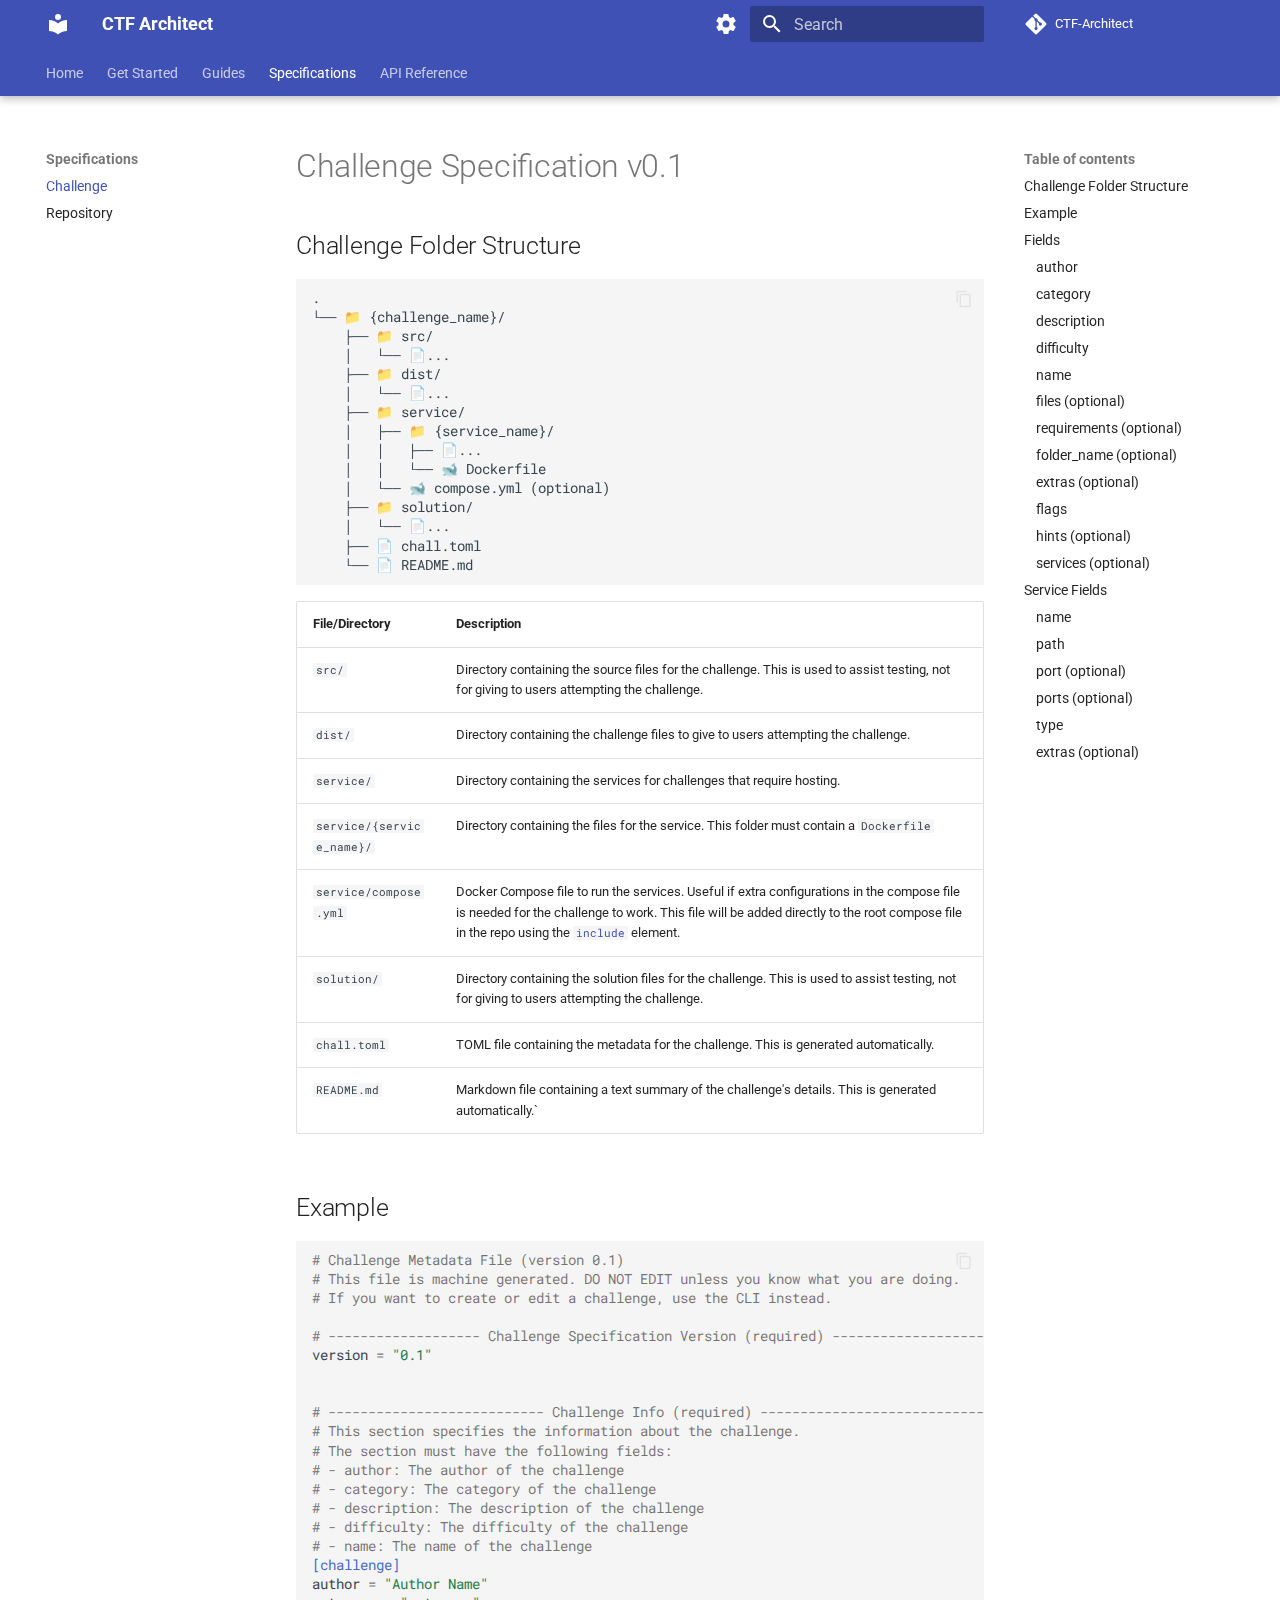
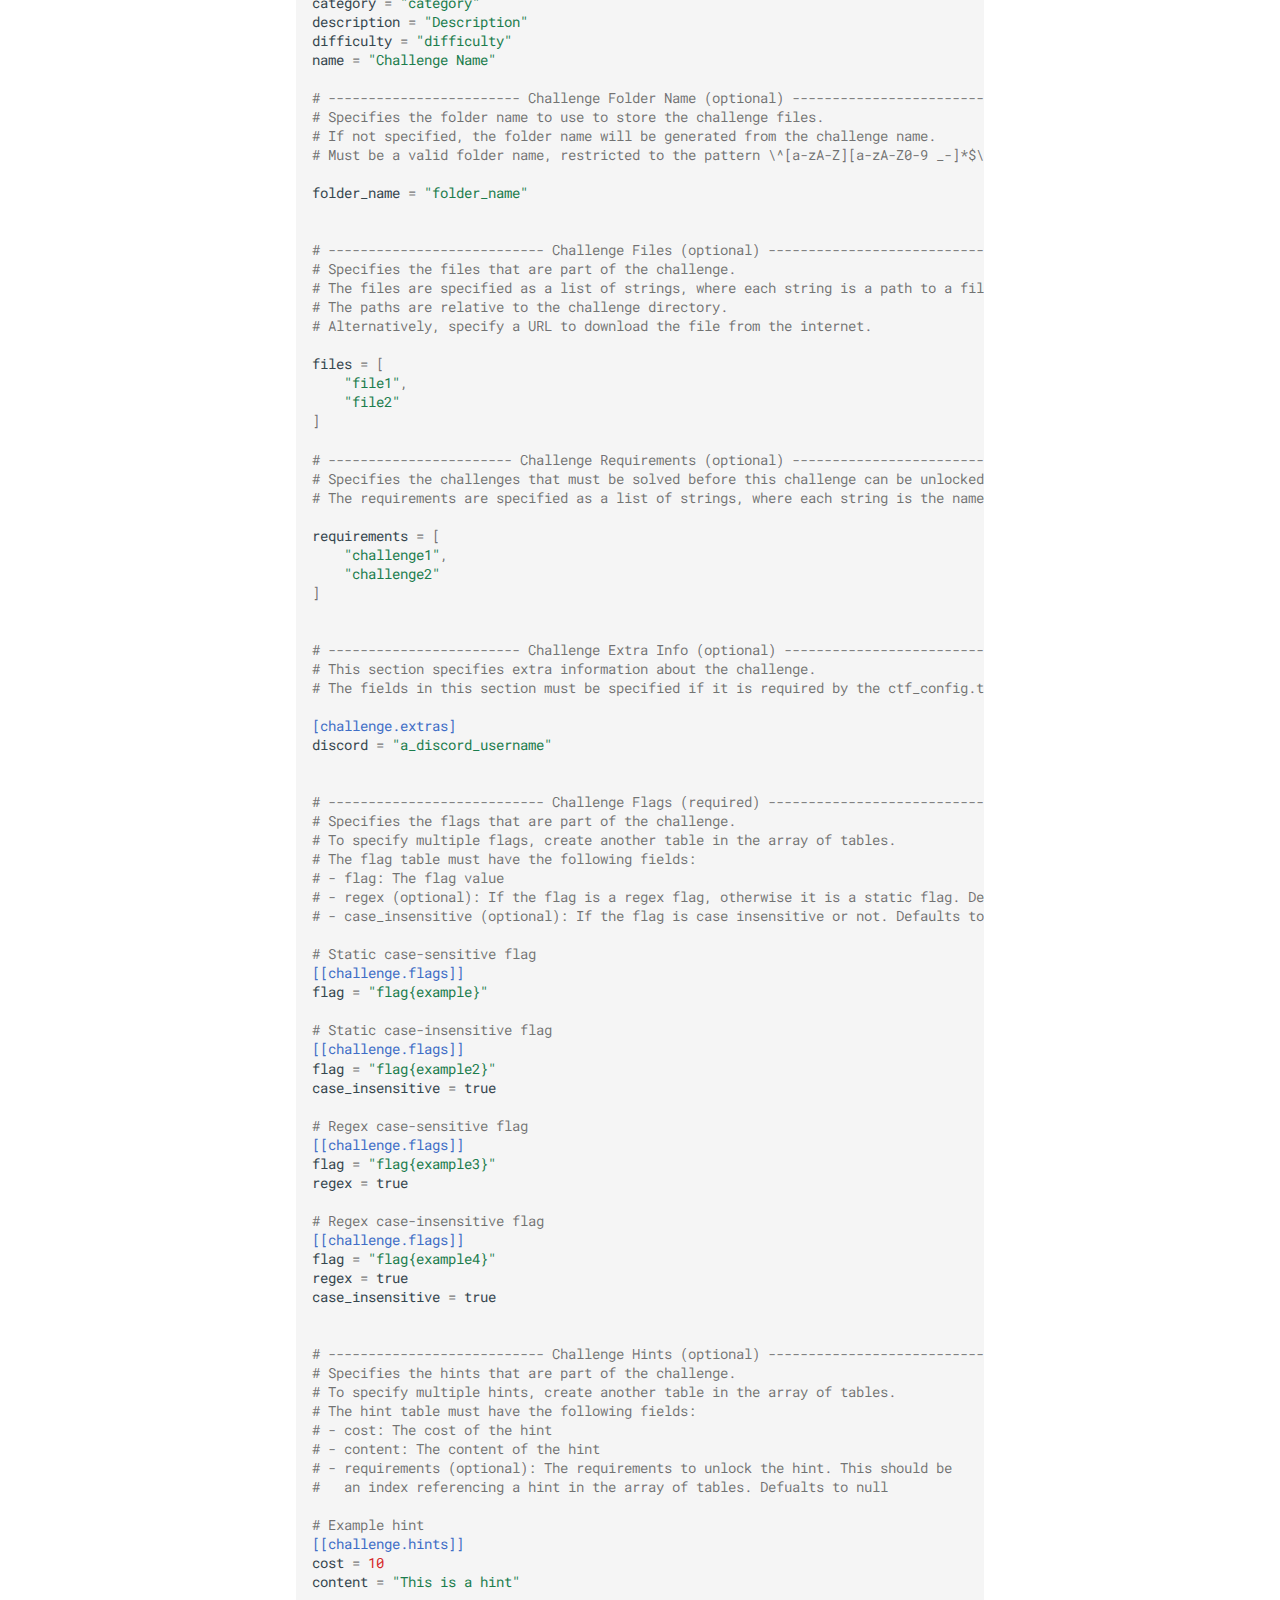
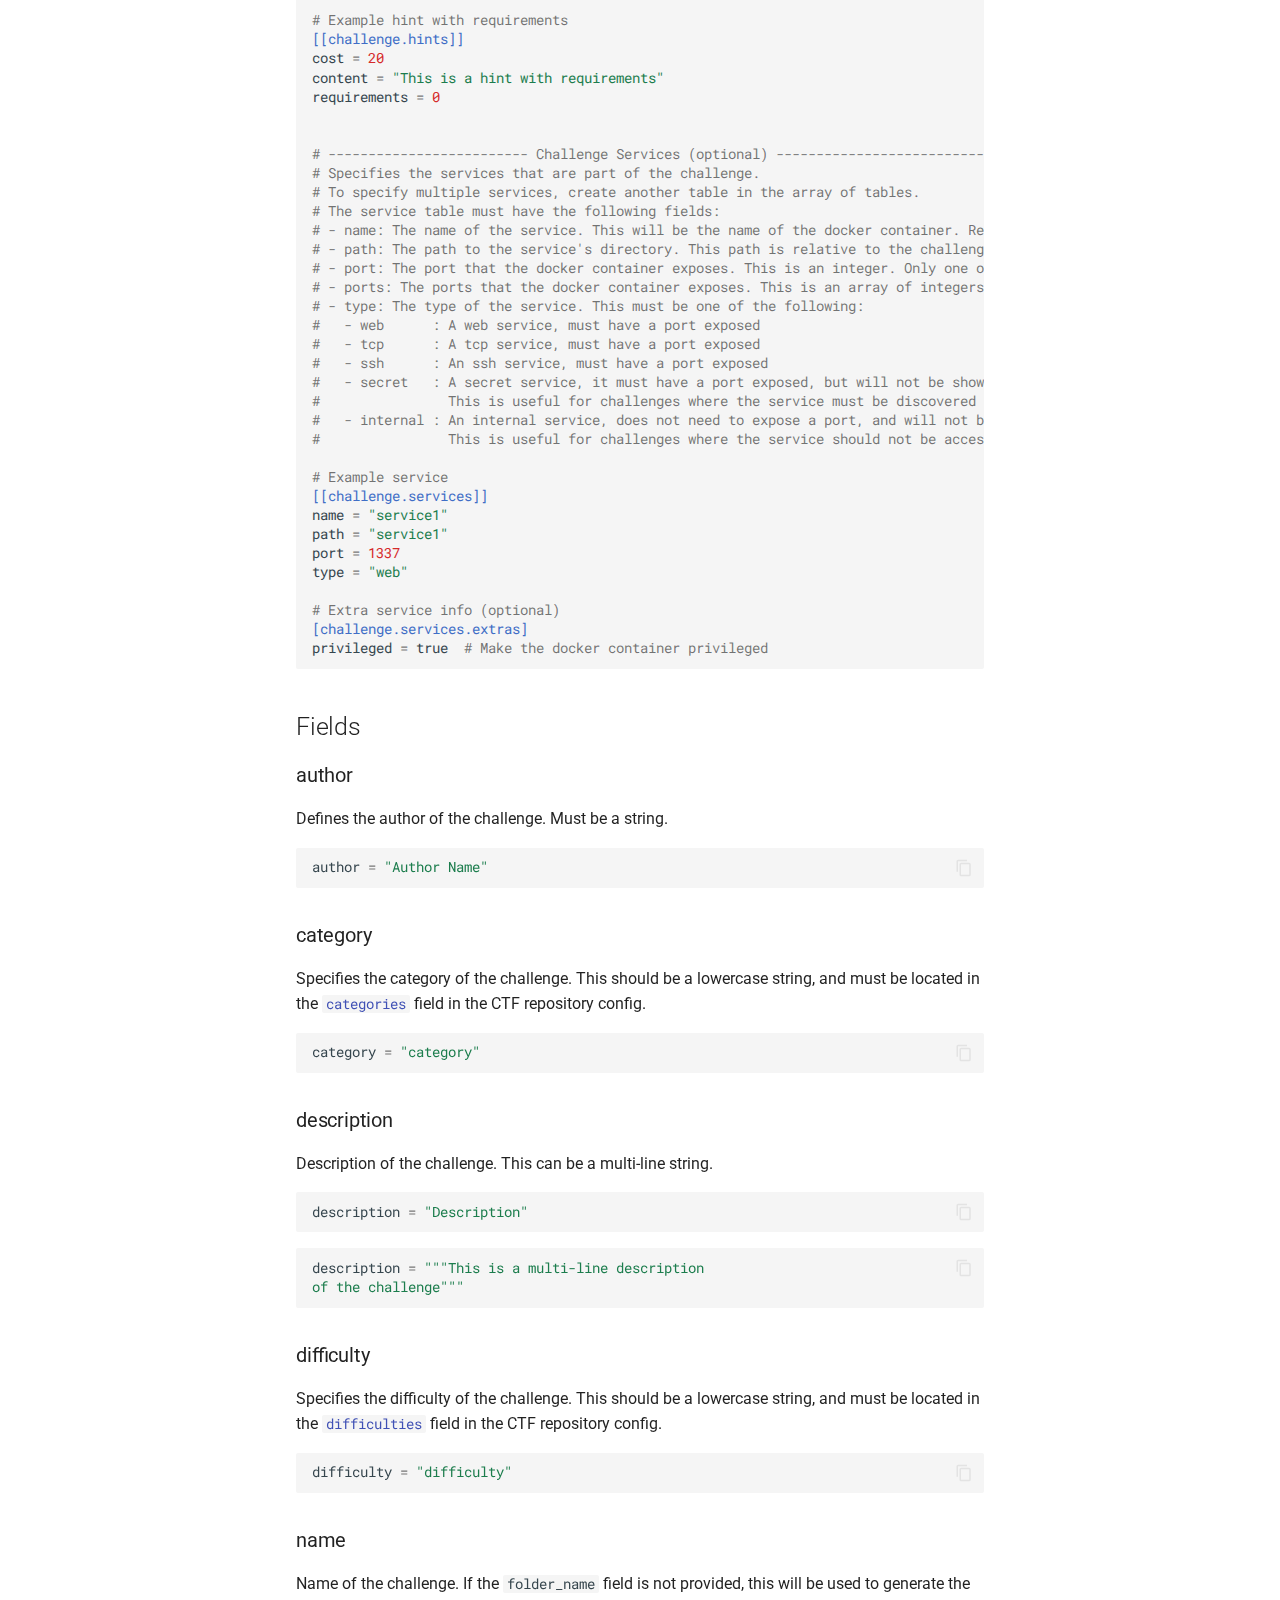
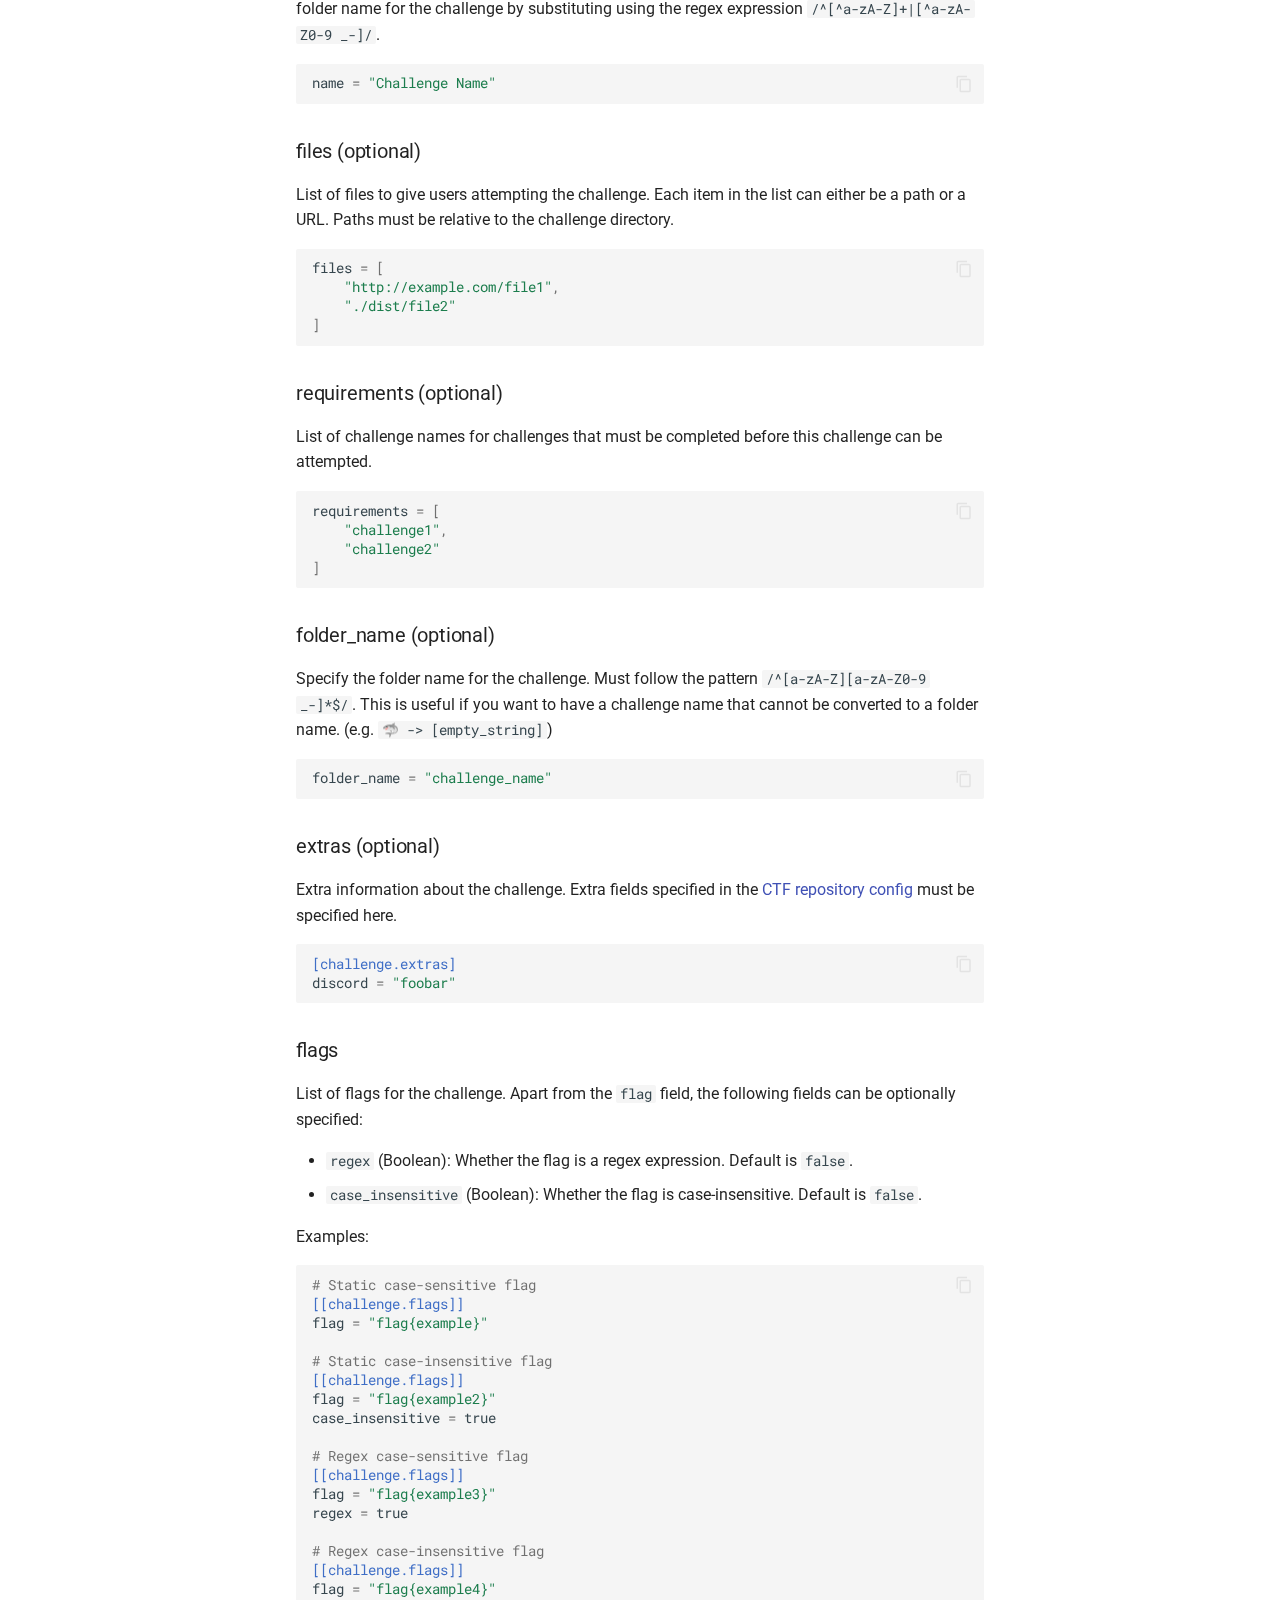
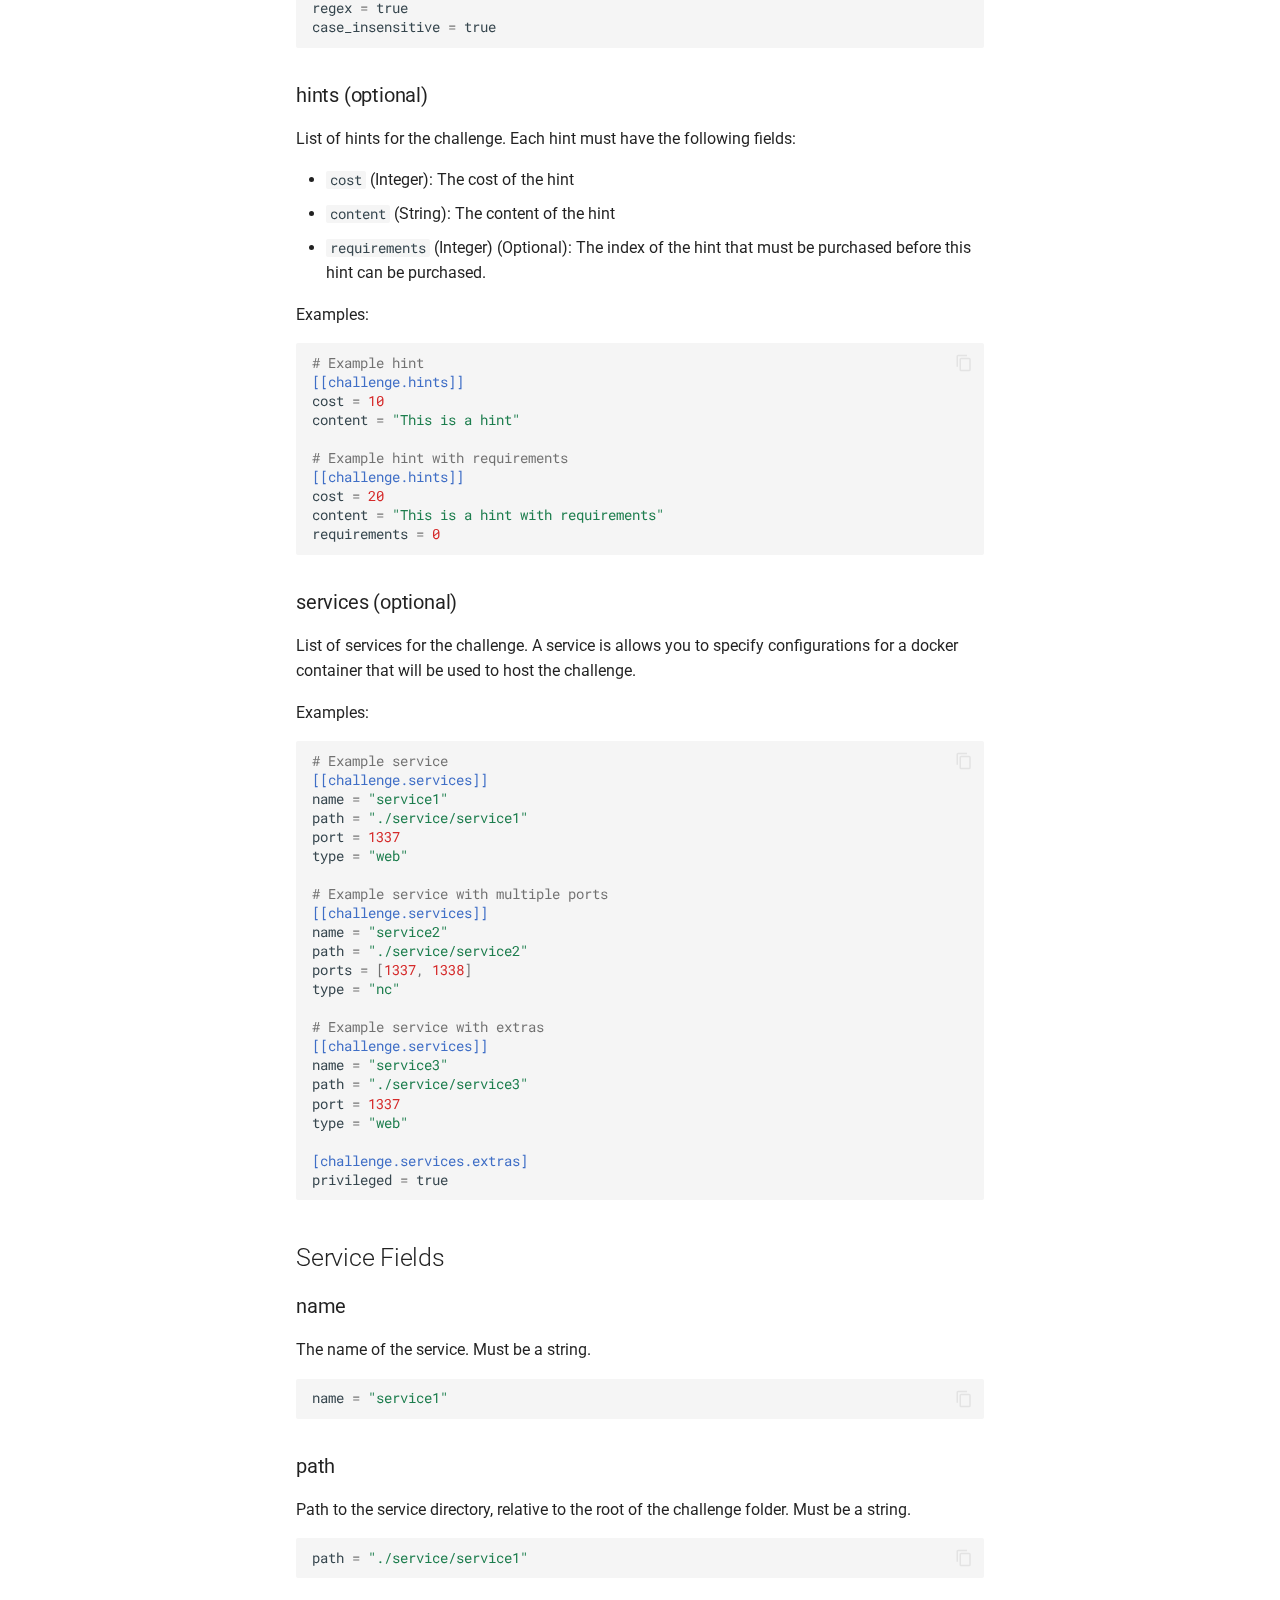
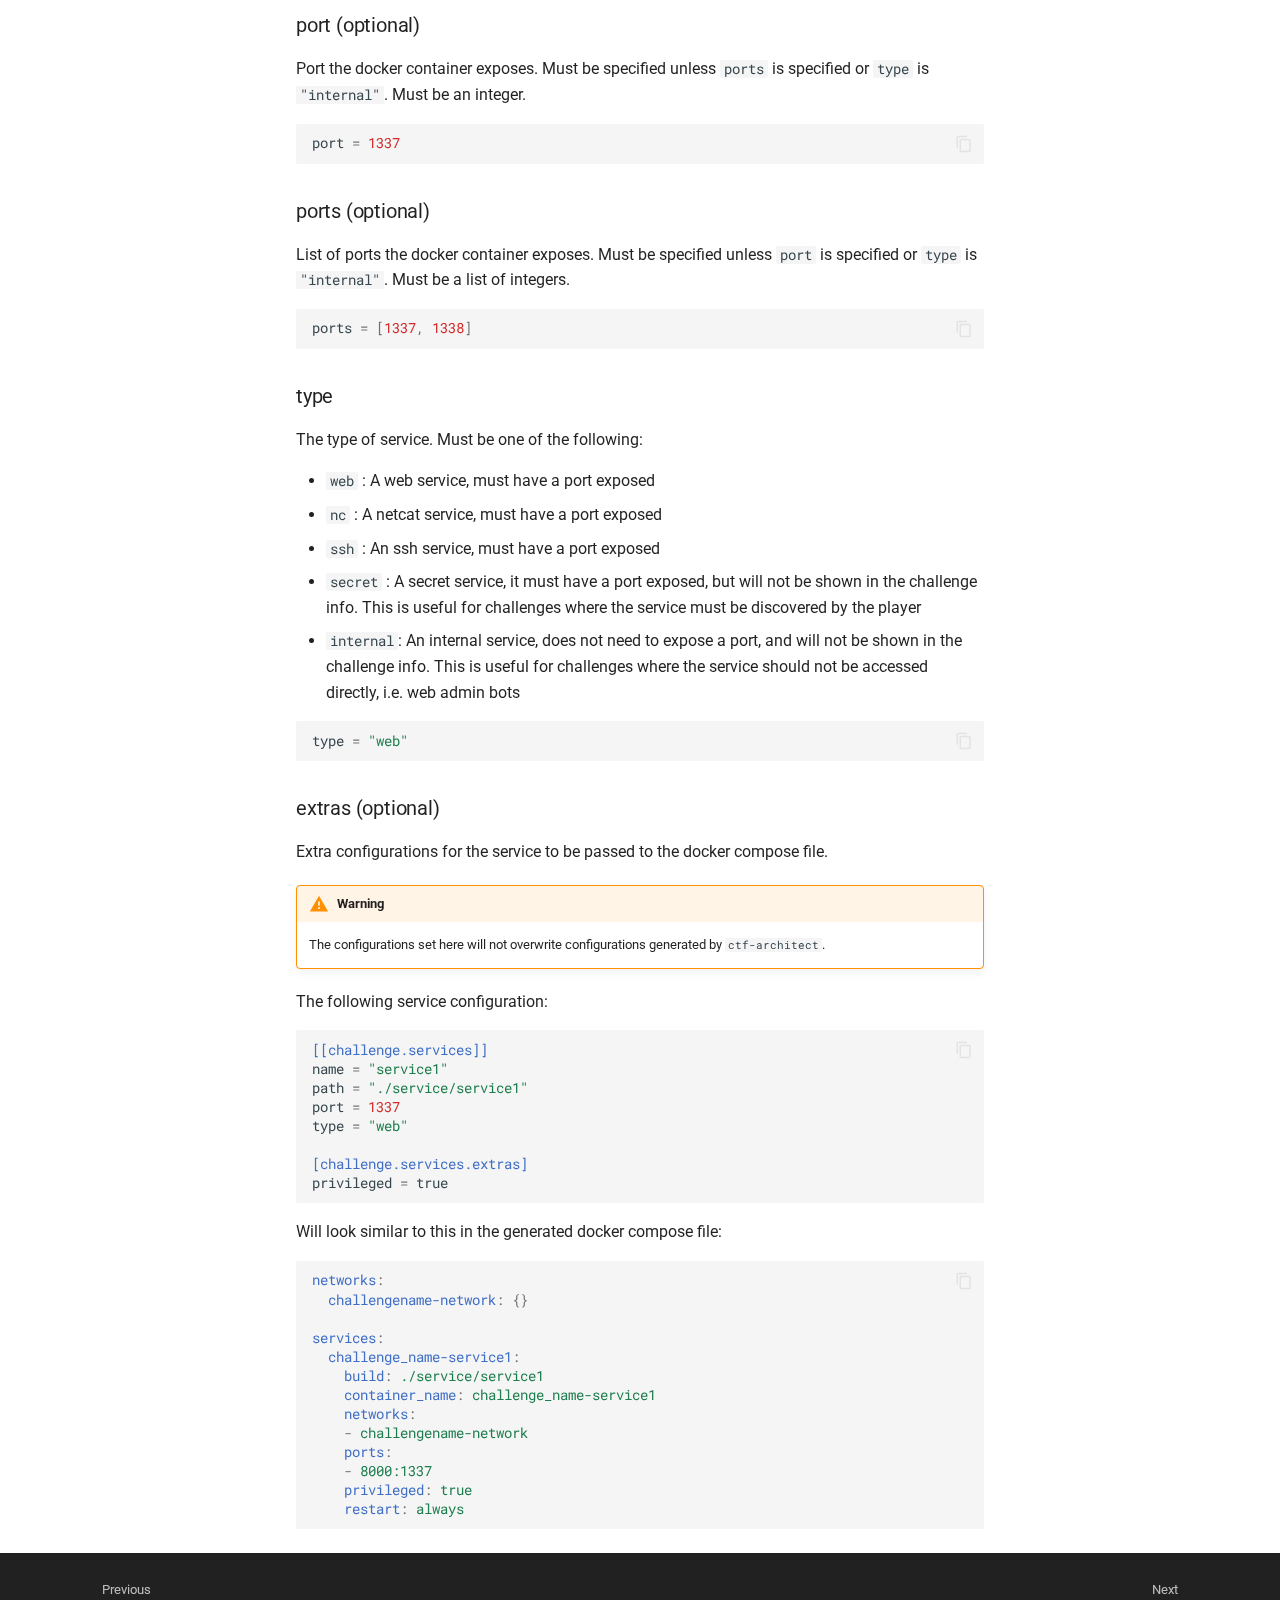
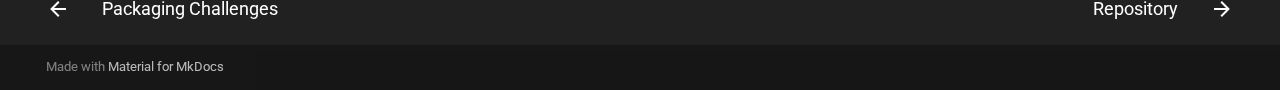
<file: spec/challenge/index.html>
<!doctype html>
<html lang="en" class="no-js">
  <head>
    
      <meta charset="utf-8">
      <meta name="viewport" content="width=device-width,initial-scale=1">
      
        <meta name="description" content="A tool for managing challenges for CTFs">
      
      
        <meta name="author" content="JusCodin">
      
      
        <link rel="canonical" href="https://jus-codin.github.io/CTF-Architect/spec/challenge/">
      
      
        <link rel="prev" href="../../guides/packaging-challenges/">
      
      
        <link rel="next" href="../repository/">
      
      
      <link rel="icon" href="../../assets/images/favicon.png">
      <meta name="generator" content="mkdocs-1.5.3, mkdocs-material-9.5.15">
    
    
      
        <title>Challenge - CTF Architect</title>
      
    
    
      <link rel="stylesheet" href="../../assets/stylesheets/main.7e359304.min.css">
      
        
        <link rel="stylesheet" href="../../assets/stylesheets/palette.06af60db.min.css">
      
      


    
    
      
    
    
      
        
        
        <link rel="preconnect" href="https://fonts.gstatic.com" crossorigin>
        <link rel="stylesheet" href="https://fonts.googleapis.com/css?family=Roboto:300,300i,400,400i,700,700i%7CRoboto+Mono:400,400i,700,700i&display=fallback">
        <style>:root{--md-text-font:"Roboto";--md-code-font:"Roboto Mono"}</style>
      
    
    
      <link rel="stylesheet" href="../../assets/_mkdocstrings.css">
    
    <script>__md_scope=new URL("../..",location),__md_hash=e=>[...e].reduce((e,_)=>(e<<5)-e+_.charCodeAt(0),0),__md_get=(e,_=localStorage,t=__md_scope)=>JSON.parse(_.getItem(t.pathname+"."+e)),__md_set=(e,_,t=localStorage,a=__md_scope)=>{try{t.setItem(a.pathname+"."+e,JSON.stringify(_))}catch(e){}}</script>
    
      

    
    
    
  </head>
  
  
    
    
      
    
    
    
    
    <body dir="ltr" data-md-color-scheme="default" data-md-color-primary="indigo" data-md-color-accent="indigo">
  
    
    <input class="md-toggle" data-md-toggle="drawer" type="checkbox" id="__drawer" autocomplete="off">
    <input class="md-toggle" data-md-toggle="search" type="checkbox" id="__search" autocomplete="off">
    <label class="md-overlay" for="__drawer"></label>
    <div data-md-component="skip">
      
        
        <a href="#challenge-specification-v01" class="md-skip">
          Skip to content
        </a>
      
    </div>
    <div data-md-component="announce">
      
    </div>
    
    
      

  

<header class="md-header md-header--shadow md-header--lifted" data-md-component="header">
  <nav class="md-header__inner md-grid" aria-label="Header">
    <a href="../.." title="CTF Architect" class="md-header__button md-logo" aria-label="CTF Architect" data-md-component="logo">
      
  
  <svg xmlns="http://www.w3.org/2000/svg" viewBox="0 0 24 24"><path d="M12 8a3 3 0 0 0 3-3 3 3 0 0 0-3-3 3 3 0 0 0-3 3 3 3 0 0 0 3 3m0 3.54C9.64 9.35 6.5 8 3 8v11c3.5 0 6.64 1.35 9 3.54 2.36-2.19 5.5-3.54 9-3.54V8c-3.5 0-6.64 1.35-9 3.54Z"/></svg>

    </a>
    <label class="md-header__button md-icon" for="__drawer">
      
      <svg xmlns="http://www.w3.org/2000/svg" viewBox="0 0 24 24"><path d="M3 6h18v2H3V6m0 5h18v2H3v-2m0 5h18v2H3v-2Z"/></svg>
    </label>
    <div class="md-header__title" data-md-component="header-title">
      <div class="md-header__ellipsis">
        <div class="md-header__topic">
          <span class="md-ellipsis">
            CTF Architect
          </span>
        </div>
        <div class="md-header__topic" data-md-component="header-topic">
          <span class="md-ellipsis">
            
              Challenge
            
          </span>
        </div>
      </div>
    </div>
    
      
        <form class="md-header__option" data-md-component="palette">
  
    
    
    
    <input class="md-option" data-md-color-media="(prefers-color-scheme)" data-md-color-scheme="default" data-md-color-primary="indigo" data-md-color-accent="indigo"  aria-label="Switch to light mode"  type="radio" name="__palette" id="__palette_0">
    
      <label class="md-header__button md-icon" title="Switch to light mode" for="__palette_1" hidden>
        <svg xmlns="http://www.w3.org/2000/svg" viewBox="0 0 24 24"><path d="M12 15.5A3.5 3.5 0 0 1 8.5 12 3.5 3.5 0 0 1 12 8.5a3.5 3.5 0 0 1 3.5 3.5 3.5 3.5 0 0 1-3.5 3.5m7.43-2.53c.04-.32.07-.64.07-.97 0-.33-.03-.66-.07-1l2.11-1.63c.19-.15.24-.42.12-.64l-2-3.46c-.12-.22-.39-.31-.61-.22l-2.49 1c-.52-.39-1.06-.73-1.69-.98l-.37-2.65A.506.506 0 0 0 14 2h-4c-.25 0-.46.18-.5.42l-.37 2.65c-.63.25-1.17.59-1.69.98l-2.49-1c-.22-.09-.49 0-.61.22l-2 3.46c-.13.22-.07.49.12.64L4.57 11c-.04.34-.07.67-.07 1 0 .33.03.65.07.97l-2.11 1.66c-.19.15-.25.42-.12.64l2 3.46c.12.22.39.3.61.22l2.49-1.01c.52.4 1.06.74 1.69.99l.37 2.65c.04.24.25.42.5.42h4c.25 0 .46-.18.5-.42l.37-2.65c.63-.26 1.17-.59 1.69-.99l2.49 1.01c.22.08.49 0 .61-.22l2-3.46c.12-.22.07-.49-.12-.64l-2.11-1.66Z"/></svg>
      </label>
    
  
    
    
    
    <input class="md-option" data-md-color-media="(prefers-color-scheme: light)" data-md-color-scheme="default" data-md-color-primary="indigo" data-md-color-accent="indigo"  aria-label="Switch to dark mode"  type="radio" name="__palette" id="__palette_1">
    
      <label class="md-header__button md-icon" title="Switch to dark mode" for="__palette_2" hidden>
        <svg xmlns="http://www.w3.org/2000/svg" viewBox="0 0 24 24"><path d="M12 6a6 6 0 0 1 6 6c0 2.22-1.21 4.16-3 5.2V19a1 1 0 0 1-1 1h-4a1 1 0 0 1-1-1v-1.8c-1.79-1.04-3-2.98-3-5.2a6 6 0 0 1 6-6m2 15v1a1 1 0 0 1-1 1h-2a1 1 0 0 1-1-1v-1h4m6-10h3v2h-3v-2M1 11h3v2H1v-2M13 1v3h-2V1h2M4.92 3.5l2.13 2.14-1.42 1.41L3.5 4.93 4.92 3.5m12.03 2.13 2.12-2.13 1.43 1.43-2.13 2.12-1.42-1.42Z"/></svg>
      </label>
    
  
    
    
    
    <input class="md-option" data-md-color-media="(prefers-color-scheme: dark)" data-md-color-scheme="slate" data-md-color-primary="black" data-md-color-accent="indigo"  aria-label="Switch to system preference"  type="radio" name="__palette" id="__palette_2">
    
      <label class="md-header__button md-icon" title="Switch to system preference" for="__palette_0" hidden>
        <svg xmlns="http://www.w3.org/2000/svg" viewBox="0 0 24 24"><path d="M12 2a7 7 0 0 1 7 7c0 2.38-1.19 4.47-3 5.74V17a1 1 0 0 1-1 1H9a1 1 0 0 1-1-1v-2.26C6.19 13.47 5 11.38 5 9a7 7 0 0 1 7-7M9 21v-1h6v1a1 1 0 0 1-1 1h-4a1 1 0 0 1-1-1m3-17a5 5 0 0 0-5 5c0 2.05 1.23 3.81 3 4.58V16h4v-2.42c1.77-.77 3-2.53 3-4.58a5 5 0 0 0-5-5Z"/></svg>
      </label>
    
  
</form>
      
    
    
      <script>var media,input,key,value,palette=__md_get("__palette");if(palette&&palette.color){"(prefers-color-scheme)"===palette.color.media&&(media=matchMedia("(prefers-color-scheme: light)"),input=document.querySelector(media.matches?"[data-md-color-media='(prefers-color-scheme: light)']":"[data-md-color-media='(prefers-color-scheme: dark)']"),palette.color.media=input.getAttribute("data-md-color-media"),palette.color.scheme=input.getAttribute("data-md-color-scheme"),palette.color.primary=input.getAttribute("data-md-color-primary"),palette.color.accent=input.getAttribute("data-md-color-accent"));for([key,value]of Object.entries(palette.color))document.body.setAttribute("data-md-color-"+key,value)}</script>
    
    
    
      <label class="md-header__button md-icon" for="__search">
        
        <svg xmlns="http://www.w3.org/2000/svg" viewBox="0 0 24 24"><path d="M9.5 3A6.5 6.5 0 0 1 16 9.5c0 1.61-.59 3.09-1.56 4.23l.27.27h.79l5 5-1.5 1.5-5-5v-.79l-.27-.27A6.516 6.516 0 0 1 9.5 16 6.5 6.5 0 0 1 3 9.5 6.5 6.5 0 0 1 9.5 3m0 2C7 5 5 7 5 9.5S7 14 9.5 14 14 12 14 9.5 12 5 9.5 5Z"/></svg>
      </label>
      <div class="md-search" data-md-component="search" role="dialog">
  <label class="md-search__overlay" for="__search"></label>
  <div class="md-search__inner" role="search">
    <form class="md-search__form" name="search">
      <input type="text" class="md-search__input" name="query" aria-label="Search" placeholder="Search" autocapitalize="off" autocorrect="off" autocomplete="off" spellcheck="false" data-md-component="search-query" required>
      <label class="md-search__icon md-icon" for="__search">
        
        <svg xmlns="http://www.w3.org/2000/svg" viewBox="0 0 24 24"><path d="M9.5 3A6.5 6.5 0 0 1 16 9.5c0 1.61-.59 3.09-1.56 4.23l.27.27h.79l5 5-1.5 1.5-5-5v-.79l-.27-.27A6.516 6.516 0 0 1 9.5 16 6.5 6.5 0 0 1 3 9.5 6.5 6.5 0 0 1 9.5 3m0 2C7 5 5 7 5 9.5S7 14 9.5 14 14 12 14 9.5 12 5 9.5 5Z"/></svg>
        
        <svg xmlns="http://www.w3.org/2000/svg" viewBox="0 0 24 24"><path d="M20 11v2H8l5.5 5.5-1.42 1.42L4.16 12l7.92-7.92L13.5 5.5 8 11h12Z"/></svg>
      </label>
      <nav class="md-search__options" aria-label="Search">
        
        <button type="reset" class="md-search__icon md-icon" title="Clear" aria-label="Clear" tabindex="-1">
          
          <svg xmlns="http://www.w3.org/2000/svg" viewBox="0 0 24 24"><path d="M19 6.41 17.59 5 12 10.59 6.41 5 5 6.41 10.59 12 5 17.59 6.41 19 12 13.41 17.59 19 19 17.59 13.41 12 19 6.41Z"/></svg>
        </button>
      </nav>
      
    </form>
    <div class="md-search__output">
      <div class="md-search__scrollwrap" data-md-scrollfix>
        <div class="md-search-result" data-md-component="search-result">
          <div class="md-search-result__meta">
            Initializing search
          </div>
          <ol class="md-search-result__list" role="presentation"></ol>
        </div>
      </div>
    </div>
  </div>
</div>
    
    
      <div class="md-header__source">
        <a href="https://github.com/Jus-Codin/CTF-Architect" title="Go to repository" class="md-source" data-md-component="source">
  <div class="md-source__icon md-icon">
    
    <svg xmlns="http://www.w3.org/2000/svg" viewBox="0 0 448 512"><!--! Font Awesome Free 6.5.1 by @fontawesome - https://fontawesome.com License - https://fontawesome.com/license/free (Icons: CC BY 4.0, Fonts: SIL OFL 1.1, Code: MIT License) Copyright 2023 Fonticons, Inc.--><path d="M439.55 236.05 244 40.45a28.87 28.87 0 0 0-40.81 0l-40.66 40.63 51.52 51.52c27.06-9.14 52.68 16.77 43.39 43.68l49.66 49.66c34.23-11.8 61.18 31 35.47 56.69-26.49 26.49-70.21-2.87-56-37.34L240.22 199v121.85c25.3 12.54 22.26 41.85 9.08 55a34.34 34.34 0 0 1-48.55 0c-17.57-17.6-11.07-46.91 11.25-56v-123c-20.8-8.51-24.6-30.74-18.64-45L142.57 101 8.45 235.14a28.86 28.86 0 0 0 0 40.81l195.61 195.6a28.86 28.86 0 0 0 40.8 0l194.69-194.69a28.86 28.86 0 0 0 0-40.81z"/></svg>
  </div>
  <div class="md-source__repository">
    CTF-Architect
  </div>
</a>
      </div>
    
  </nav>
  
    
      
<nav class="md-tabs" aria-label="Tabs" data-md-component="tabs">
  <div class="md-grid">
    <ul class="md-tabs__list">
      
        
  
  
  
    <li class="md-tabs__item">
      <a href="../.." class="md-tabs__link">
        
  
    
  
  Home

      </a>
    </li>
  

      
        
  
  
  
    
    
      <li class="md-tabs__item">
        <a href="../../introduction/" class="md-tabs__link">
          
  
  Get Started

        </a>
      </li>
    
  

      
        
  
  
  
    
    
      <li class="md-tabs__item">
        <a href="../../guides/repository-setup/" class="md-tabs__link">
          
  
  Guides

        </a>
      </li>
    
  

      
        
  
  
    
  
  
    
    
      <li class="md-tabs__item md-tabs__item--active">
        <a href="./" class="md-tabs__link">
          
  
  Specifications

        </a>
      </li>
    
  

      
        
  
  
  
    
    
      <li class="md-tabs__item">
        <a href="../../api/models/" class="md-tabs__link">
          
  
  API Reference

        </a>
      </li>
    
  

      
    </ul>
  </div>
</nav>
    
  
</header>
    
    <div class="md-container" data-md-component="container">
      
      
        
      
      <main class="md-main" data-md-component="main">
        <div class="md-main__inner md-grid">
          
            
              
              <div class="md-sidebar md-sidebar--primary" data-md-component="sidebar" data-md-type="navigation" >
                <div class="md-sidebar__scrollwrap">
                  <div class="md-sidebar__inner">
                    


  


<nav class="md-nav md-nav--primary md-nav--lifted" aria-label="Navigation" data-md-level="0">
  <label class="md-nav__title" for="__drawer">
    <a href="../.." title="CTF Architect" class="md-nav__button md-logo" aria-label="CTF Architect" data-md-component="logo">
      
  
  <svg xmlns="http://www.w3.org/2000/svg" viewBox="0 0 24 24"><path d="M12 8a3 3 0 0 0 3-3 3 3 0 0 0-3-3 3 3 0 0 0-3 3 3 3 0 0 0 3 3m0 3.54C9.64 9.35 6.5 8 3 8v11c3.5 0 6.64 1.35 9 3.54 2.36-2.19 5.5-3.54 9-3.54V8c-3.5 0-6.64 1.35-9 3.54Z"/></svg>

    </a>
    CTF Architect
  </label>
  
    <div class="md-nav__source">
      <a href="https://github.com/Jus-Codin/CTF-Architect" title="Go to repository" class="md-source" data-md-component="source">
  <div class="md-source__icon md-icon">
    
    <svg xmlns="http://www.w3.org/2000/svg" viewBox="0 0 448 512"><!--! Font Awesome Free 6.5.1 by @fontawesome - https://fontawesome.com License - https://fontawesome.com/license/free (Icons: CC BY 4.0, Fonts: SIL OFL 1.1, Code: MIT License) Copyright 2023 Fonticons, Inc.--><path d="M439.55 236.05 244 40.45a28.87 28.87 0 0 0-40.81 0l-40.66 40.63 51.52 51.52c27.06-9.14 52.68 16.77 43.39 43.68l49.66 49.66c34.23-11.8 61.18 31 35.47 56.69-26.49 26.49-70.21-2.87-56-37.34L240.22 199v121.85c25.3 12.54 22.26 41.85 9.08 55a34.34 34.34 0 0 1-48.55 0c-17.57-17.6-11.07-46.91 11.25-56v-123c-20.8-8.51-24.6-30.74-18.64-45L142.57 101 8.45 235.14a28.86 28.86 0 0 0 0 40.81l195.61 195.6a28.86 28.86 0 0 0 40.8 0l194.69-194.69a28.86 28.86 0 0 0 0-40.81z"/></svg>
  </div>
  <div class="md-source__repository">
    CTF-Architect
  </div>
</a>
    </div>
  
  <ul class="md-nav__list" data-md-scrollfix>
    
      
      
  
  
  
  
    <li class="md-nav__item">
      <a href="../.." class="md-nav__link">
        
  
  <span class="md-ellipsis">
    Home
  </span>
  

      </a>
    </li>
  

    
      
      
  
  
  
  
    
    
    
      
      
    
    
    <li class="md-nav__item md-nav__item--nested">
      
        
        
        <input class="md-nav__toggle md-toggle " type="checkbox" id="__nav_2" >
        
          
          <label class="md-nav__link" for="__nav_2" id="__nav_2_label" tabindex="0">
            
  
  <span class="md-ellipsis">
    Get Started
  </span>
  

            <span class="md-nav__icon md-icon"></span>
          </label>
        
        <nav class="md-nav" data-md-level="1" aria-labelledby="__nav_2_label" aria-expanded="false">
          <label class="md-nav__title" for="__nav_2">
            <span class="md-nav__icon md-icon"></span>
            Get Started
          </label>
          <ul class="md-nav__list" data-md-scrollfix>
            
              
                
  
  
  
  
    <li class="md-nav__item">
      <a href="../../introduction/" class="md-nav__link">
        
  
  <span class="md-ellipsis">
    Introduction
  </span>
  

      </a>
    </li>
  

              
            
              
                
  
  
  
  
    <li class="md-nav__item">
      <a href="../../installation/" class="md-nav__link">
        
  
  <span class="md-ellipsis">
    Installation
  </span>
  

      </a>
    </li>
  

              
            
          </ul>
        </nav>
      
    </li>
  

    
      
      
  
  
  
  
    
    
    
      
      
    
    
    <li class="md-nav__item md-nav__item--nested">
      
        
        
        <input class="md-nav__toggle md-toggle " type="checkbox" id="__nav_3" >
        
          
          <label class="md-nav__link" for="__nav_3" id="__nav_3_label" tabindex="0">
            
  
  <span class="md-ellipsis">
    Guides
  </span>
  

            <span class="md-nav__icon md-icon"></span>
          </label>
        
        <nav class="md-nav" data-md-level="1" aria-labelledby="__nav_3_label" aria-expanded="false">
          <label class="md-nav__title" for="__nav_3">
            <span class="md-nav__icon md-icon"></span>
            Guides
          </label>
          <ul class="md-nav__list" data-md-scrollfix>
            
              
                
  
  
  
  
    <li class="md-nav__item">
      <a href="../../guides/repository-setup/" class="md-nav__link">
        
  
  <span class="md-ellipsis">
    Repository Setup
  </span>
  

      </a>
    </li>
  

              
            
              
                
  
  
  
  
    <li class="md-nav__item">
      <a href="../../guides/packaging-challenges/" class="md-nav__link">
        
  
  <span class="md-ellipsis">
    Packaging Challenges
  </span>
  

      </a>
    </li>
  

              
            
          </ul>
        </nav>
      
    </li>
  

    
      
      
  
  
    
  
  
  
    
    
    
      
        
        
      
      
    
    
    <li class="md-nav__item md-nav__item--active md-nav__item--section md-nav__item--nested">
      
        
        
        <input class="md-nav__toggle md-toggle " type="checkbox" id="__nav_4" checked>
        
          
          <label class="md-nav__link" for="__nav_4" id="__nav_4_label" tabindex="">
            
  
  <span class="md-ellipsis">
    Specifications
  </span>
  

            <span class="md-nav__icon md-icon"></span>
          </label>
        
        <nav class="md-nav" data-md-level="1" aria-labelledby="__nav_4_label" aria-expanded="true">
          <label class="md-nav__title" for="__nav_4">
            <span class="md-nav__icon md-icon"></span>
            Specifications
          </label>
          <ul class="md-nav__list" data-md-scrollfix>
            
              
                
  
  
    
  
  
  
    <li class="md-nav__item md-nav__item--active">
      
      <input class="md-nav__toggle md-toggle" type="checkbox" id="__toc">
      
      
        
      
      
        <label class="md-nav__link md-nav__link--active" for="__toc">
          
  
  <span class="md-ellipsis">
    Challenge
  </span>
  

          <span class="md-nav__icon md-icon"></span>
        </label>
      
      <a href="./" class="md-nav__link md-nav__link--active">
        
  
  <span class="md-ellipsis">
    Challenge
  </span>
  

      </a>
      
        

<nav class="md-nav md-nav--secondary" aria-label="Table of contents">
  
  
  
    
  
  
    <label class="md-nav__title" for="__toc">
      <span class="md-nav__icon md-icon"></span>
      Table of contents
    </label>
    <ul class="md-nav__list" data-md-component="toc" data-md-scrollfix>
      
        <li class="md-nav__item">
  <a href="#challenge-folder-structure" class="md-nav__link">
    <span class="md-ellipsis">
      Challenge Folder Structure
    </span>
  </a>
  
</li>
      
        <li class="md-nav__item">
  <a href="#example" class="md-nav__link">
    <span class="md-ellipsis">
      Example
    </span>
  </a>
  
</li>
      
        <li class="md-nav__item">
  <a href="#fields" class="md-nav__link">
    <span class="md-ellipsis">
      Fields
    </span>
  </a>
  
    <nav class="md-nav" aria-label="Fields">
      <ul class="md-nav__list">
        
          <li class="md-nav__item">
  <a href="#author" class="md-nav__link">
    <span class="md-ellipsis">
      author
    </span>
  </a>
  
</li>
        
          <li class="md-nav__item">
  <a href="#category" class="md-nav__link">
    <span class="md-ellipsis">
      category
    </span>
  </a>
  
</li>
        
          <li class="md-nav__item">
  <a href="#description" class="md-nav__link">
    <span class="md-ellipsis">
      description
    </span>
  </a>
  
</li>
        
          <li class="md-nav__item">
  <a href="#difficulty" class="md-nav__link">
    <span class="md-ellipsis">
      difficulty
    </span>
  </a>
  
</li>
        
          <li class="md-nav__item">
  <a href="#name" class="md-nav__link">
    <span class="md-ellipsis">
      name
    </span>
  </a>
  
</li>
        
          <li class="md-nav__item">
  <a href="#files-optional" class="md-nav__link">
    <span class="md-ellipsis">
      files (optional)
    </span>
  </a>
  
</li>
        
          <li class="md-nav__item">
  <a href="#requirements-optional" class="md-nav__link">
    <span class="md-ellipsis">
      requirements (optional)
    </span>
  </a>
  
</li>
        
          <li class="md-nav__item">
  <a href="#folder_name-optional" class="md-nav__link">
    <span class="md-ellipsis">
      folder_name (optional)
    </span>
  </a>
  
</li>
        
          <li class="md-nav__item">
  <a href="#extras-optional" class="md-nav__link">
    <span class="md-ellipsis">
      extras (optional)
    </span>
  </a>
  
</li>
        
          <li class="md-nav__item">
  <a href="#flags" class="md-nav__link">
    <span class="md-ellipsis">
      flags
    </span>
  </a>
  
</li>
        
          <li class="md-nav__item">
  <a href="#hints-optional" class="md-nav__link">
    <span class="md-ellipsis">
      hints (optional)
    </span>
  </a>
  
</li>
        
          <li class="md-nav__item">
  <a href="#services-optional" class="md-nav__link">
    <span class="md-ellipsis">
      services (optional)
    </span>
  </a>
  
</li>
        
      </ul>
    </nav>
  
</li>
      
        <li class="md-nav__item">
  <a href="#service-fields" class="md-nav__link">
    <span class="md-ellipsis">
      Service Fields
    </span>
  </a>
  
    <nav class="md-nav" aria-label="Service Fields">
      <ul class="md-nav__list">
        
          <li class="md-nav__item">
  <a href="#name_1" class="md-nav__link">
    <span class="md-ellipsis">
      name
    </span>
  </a>
  
</li>
        
          <li class="md-nav__item">
  <a href="#path" class="md-nav__link">
    <span class="md-ellipsis">
      path
    </span>
  </a>
  
</li>
        
          <li class="md-nav__item">
  <a href="#port-optional" class="md-nav__link">
    <span class="md-ellipsis">
      port (optional)
    </span>
  </a>
  
</li>
        
          <li class="md-nav__item">
  <a href="#ports-optional" class="md-nav__link">
    <span class="md-ellipsis">
      ports (optional)
    </span>
  </a>
  
</li>
        
          <li class="md-nav__item">
  <a href="#type" class="md-nav__link">
    <span class="md-ellipsis">
      type
    </span>
  </a>
  
</li>
        
          <li class="md-nav__item">
  <a href="#extras-optional_1" class="md-nav__link">
    <span class="md-ellipsis">
      extras (optional)
    </span>
  </a>
  
</li>
        
      </ul>
    </nav>
  
</li>
      
    </ul>
  
</nav>
      
    </li>
  

              
            
              
                
  
  
  
  
    <li class="md-nav__item">
      <a href="../repository/" class="md-nav__link">
        
  
  <span class="md-ellipsis">
    Repository
  </span>
  

      </a>
    </li>
  

              
            
          </ul>
        </nav>
      
    </li>
  

    
      
      
  
  
  
  
    
    
    
      
      
    
    
    <li class="md-nav__item md-nav__item--nested">
      
        
        
        <input class="md-nav__toggle md-toggle " type="checkbox" id="__nav_5" >
        
          
          <label class="md-nav__link" for="__nav_5" id="__nav_5_label" tabindex="0">
            
  
  <span class="md-ellipsis">
    API Reference
  </span>
  

            <span class="md-nav__icon md-icon"></span>
          </label>
        
        <nav class="md-nav" data-md-level="1" aria-labelledby="__nav_5_label" aria-expanded="false">
          <label class="md-nav__title" for="__nav_5">
            <span class="md-nav__icon md-icon"></span>
            API Reference
          </label>
          <ul class="md-nav__list" data-md-scrollfix>
            
              
                
  
  
  
  
    <li class="md-nav__item">
      <a href="../../api/models/" class="md-nav__link">
        
  
  <span class="md-ellipsis">
    Models
  </span>
  

      </a>
    </li>
  

              
            
          </ul>
        </nav>
      
    </li>
  

    
  </ul>
</nav>
                  </div>
                </div>
              </div>
            
            
              
              <div class="md-sidebar md-sidebar--secondary" data-md-component="sidebar" data-md-type="toc" >
                <div class="md-sidebar__scrollwrap">
                  <div class="md-sidebar__inner">
                    

<nav class="md-nav md-nav--secondary" aria-label="Table of contents">
  
  
  
    
  
  
    <label class="md-nav__title" for="__toc">
      <span class="md-nav__icon md-icon"></span>
      Table of contents
    </label>
    <ul class="md-nav__list" data-md-component="toc" data-md-scrollfix>
      
        <li class="md-nav__item">
  <a href="#challenge-folder-structure" class="md-nav__link">
    <span class="md-ellipsis">
      Challenge Folder Structure
    </span>
  </a>
  
</li>
      
        <li class="md-nav__item">
  <a href="#example" class="md-nav__link">
    <span class="md-ellipsis">
      Example
    </span>
  </a>
  
</li>
      
        <li class="md-nav__item">
  <a href="#fields" class="md-nav__link">
    <span class="md-ellipsis">
      Fields
    </span>
  </a>
  
    <nav class="md-nav" aria-label="Fields">
      <ul class="md-nav__list">
        
          <li class="md-nav__item">
  <a href="#author" class="md-nav__link">
    <span class="md-ellipsis">
      author
    </span>
  </a>
  
</li>
        
          <li class="md-nav__item">
  <a href="#category" class="md-nav__link">
    <span class="md-ellipsis">
      category
    </span>
  </a>
  
</li>
        
          <li class="md-nav__item">
  <a href="#description" class="md-nav__link">
    <span class="md-ellipsis">
      description
    </span>
  </a>
  
</li>
        
          <li class="md-nav__item">
  <a href="#difficulty" class="md-nav__link">
    <span class="md-ellipsis">
      difficulty
    </span>
  </a>
  
</li>
        
          <li class="md-nav__item">
  <a href="#name" class="md-nav__link">
    <span class="md-ellipsis">
      name
    </span>
  </a>
  
</li>
        
          <li class="md-nav__item">
  <a href="#files-optional" class="md-nav__link">
    <span class="md-ellipsis">
      files (optional)
    </span>
  </a>
  
</li>
        
          <li class="md-nav__item">
  <a href="#requirements-optional" class="md-nav__link">
    <span class="md-ellipsis">
      requirements (optional)
    </span>
  </a>
  
</li>
        
          <li class="md-nav__item">
  <a href="#folder_name-optional" class="md-nav__link">
    <span class="md-ellipsis">
      folder_name (optional)
    </span>
  </a>
  
</li>
        
          <li class="md-nav__item">
  <a href="#extras-optional" class="md-nav__link">
    <span class="md-ellipsis">
      extras (optional)
    </span>
  </a>
  
</li>
        
          <li class="md-nav__item">
  <a href="#flags" class="md-nav__link">
    <span class="md-ellipsis">
      flags
    </span>
  </a>
  
</li>
        
          <li class="md-nav__item">
  <a href="#hints-optional" class="md-nav__link">
    <span class="md-ellipsis">
      hints (optional)
    </span>
  </a>
  
</li>
        
          <li class="md-nav__item">
  <a href="#services-optional" class="md-nav__link">
    <span class="md-ellipsis">
      services (optional)
    </span>
  </a>
  
</li>
        
      </ul>
    </nav>
  
</li>
      
        <li class="md-nav__item">
  <a href="#service-fields" class="md-nav__link">
    <span class="md-ellipsis">
      Service Fields
    </span>
  </a>
  
    <nav class="md-nav" aria-label="Service Fields">
      <ul class="md-nav__list">
        
          <li class="md-nav__item">
  <a href="#name_1" class="md-nav__link">
    <span class="md-ellipsis">
      name
    </span>
  </a>
  
</li>
        
          <li class="md-nav__item">
  <a href="#path" class="md-nav__link">
    <span class="md-ellipsis">
      path
    </span>
  </a>
  
</li>
        
          <li class="md-nav__item">
  <a href="#port-optional" class="md-nav__link">
    <span class="md-ellipsis">
      port (optional)
    </span>
  </a>
  
</li>
        
          <li class="md-nav__item">
  <a href="#ports-optional" class="md-nav__link">
    <span class="md-ellipsis">
      ports (optional)
    </span>
  </a>
  
</li>
        
          <li class="md-nav__item">
  <a href="#type" class="md-nav__link">
    <span class="md-ellipsis">
      type
    </span>
  </a>
  
</li>
        
          <li class="md-nav__item">
  <a href="#extras-optional_1" class="md-nav__link">
    <span class="md-ellipsis">
      extras (optional)
    </span>
  </a>
  
</li>
        
      </ul>
    </nav>
  
</li>
      
    </ul>
  
</nav>
                  </div>
                </div>
              </div>
            
          
          
            <div class="md-content" data-md-component="content">
              <article class="md-content__inner md-typeset">
                
                  

  
  


<h1 id="challenge-specification-v01">Challenge Specification v0.1<a class="headerlink" href="#challenge-specification-v01" title="Permanent link">&para;</a></h1>
<h2 id="challenge-folder-structure">Challenge Folder Structure<a class="headerlink" href="#challenge-folder-structure" title="Permanent link">&para;</a></h2>
<div class="highlight"><pre><span></span><code>.
└── 📁 {challenge_name}/
    ├── 📁 src/
    │   └── 📄...
    ├── 📁 dist/
    │   └── 📄...
    ├── 📁 service/
    │   ├── 📁 {service_name}/
    │   │   ├── 📄...
    │   │   └── 🐋 Dockerfile
    │   └── 🐋 compose.yml (optional)
    ├── 📁 solution/
    │   └── 📄...
    ├── 📄 chall.toml
    └── 📄 README.md
</code></pre></div>
<table>
<thead>
<tr>
<th>File/Directory</th>
<th>Description</th>
</tr>
</thead>
<tbody>
<tr>
<td><code>src/</code></td>
<td>Directory containing the source files for the challenge. This is used to assist testing, not for giving to users attempting the challenge.</td>
</tr>
<tr>
<td><code>dist/</code></td>
<td>Directory containing the challenge files to give to users attempting the challenge.</td>
</tr>
<tr>
<td><code>service/</code></td>
<td>Directory containing the services for challenges that require hosting.</td>
</tr>
<tr>
<td><code>service/{service_name}/</code></td>
<td>Directory containing the files for the service. This folder must contain a <code>Dockerfile</code></td>
</tr>
<tr>
<td><code>service/compose.yml</code></td>
<td>Docker Compose file to run the services. Useful if extra configurations in the compose file is needed for the challenge to work. This file will be added directly to the root compose file in the repo using the <a href="https://docs.docker.com/compose/multiple-compose-files/include/"><code>include</code></a> element.</td>
</tr>
<tr>
<td><code>solution/</code></td>
<td>Directory containing the solution files for the challenge. This is used to assist testing, not for giving to users attempting the challenge.</td>
</tr>
<tr>
<td><code>chall.toml</code></td>
<td>TOML file containing the metadata for the challenge. This is generated automatically.</td>
</tr>
<tr>
<td><code>README.md</code></td>
<td>Markdown file containing a text summary of the challenge's details. This is generated automatically.`</td>
</tr>
</tbody>
</table>
<h2 id="example">Example<a class="headerlink" href="#example" title="Permanent link">&para;</a></h2>
<div class="highlight"><pre><span></span><code><span class="c1"># Challenge Metadata File (version 0.1)</span>
<span class="c1"># This file is machine generated. DO NOT EDIT unless you know what you are doing.</span>
<span class="c1"># If you want to create or edit a challenge, use the CLI instead.</span>

<span class="c1"># ------------------- Challenge Specification Version (required) -------------------</span>
<span class="n">version</span><span class="w"> </span><span class="o">=</span><span class="w"> </span><span class="s">&quot;0.1&quot;</span>


<span class="c1"># --------------------------- Challenge Info (required) ----------------------------</span>
<span class="c1"># This section specifies the information about the challenge.</span>
<span class="c1"># The section must have the following fields:</span>
<span class="c1"># - author: The author of the challenge</span>
<span class="c1"># - category: The category of the challenge</span>
<span class="c1"># - description: The description of the challenge</span>
<span class="c1"># - difficulty: The difficulty of the challenge</span>
<span class="c1"># - name: The name of the challenge</span>
<span class="k">[challenge]</span>
<span class="n">author</span><span class="w"> </span><span class="o">=</span><span class="w"> </span><span class="s">&quot;Author Name&quot;</span>
<span class="n">category</span><span class="w"> </span><span class="o">=</span><span class="w"> </span><span class="s">&quot;category&quot;</span>
<span class="n">description</span><span class="w"> </span><span class="o">=</span><span class="w"> </span><span class="s">&quot;Description&quot;</span>
<span class="n">difficulty</span><span class="w"> </span><span class="o">=</span><span class="w"> </span><span class="s">&quot;difficulty&quot;</span>
<span class="n">name</span><span class="w"> </span><span class="o">=</span><span class="w"> </span><span class="s">&quot;Challenge Name&quot;</span>

<span class="c1"># ------------------------ Challenge Folder Name (optional) ------------------------</span>
<span class="c1"># Specifies the folder name to use to store the challenge files.</span>
<span class="c1"># If not specified, the folder name will be generated from the challenge name.</span>
<span class="c1"># Must be a valid folder name, restricted to the pattern \^[a-zA-Z][a-zA-Z0-9 _-]*$\</span>

<span class="n">folder_name</span><span class="w"> </span><span class="o">=</span><span class="w"> </span><span class="s">&quot;folder_name&quot;</span>


<span class="c1"># --------------------------- Challenge Files (optional) ---------------------------</span>
<span class="c1"># Specifies the files that are part of the challenge.</span>
<span class="c1"># The files are specified as a list of strings, where each string is a path to a file.</span>
<span class="c1"># The paths are relative to the challenge directory.</span>
<span class="c1"># Alternatively, specify a URL to download the file from the internet.</span>

<span class="n">files</span><span class="w"> </span><span class="o">=</span><span class="w"> </span><span class="p">[</span>
<span class="w">    </span><span class="s">&quot;file1&quot;</span><span class="p">,</span>
<span class="w">    </span><span class="s">&quot;file2&quot;</span>
<span class="p">]</span>

<span class="c1"># ----------------------- Challenge Requirements (optional) ------------------------</span>
<span class="c1"># Specifies the challenges that must be solved before this challenge can be unlocked.</span>
<span class="c1"># The requirements are specified as a list of strings, where each string is the name of a challenge.</span>

<span class="n">requirements</span><span class="w"> </span><span class="o">=</span><span class="w"> </span><span class="p">[</span>
<span class="w">    </span><span class="s">&quot;challenge1&quot;</span><span class="p">,</span>
<span class="w">    </span><span class="s">&quot;challenge2&quot;</span>
<span class="p">]</span>


<span class="c1"># ------------------------ Challenge Extra Info (optional) -------------------------</span>
<span class="c1"># This section specifies extra information about the challenge.</span>
<span class="c1"># The fields in this section must be specified if it is required by the ctf_config.toml file</span>

<span class="k">[challenge.extras]</span>
<span class="n">discord</span><span class="w"> </span><span class="o">=</span><span class="w"> </span><span class="s">&quot;a_discord_username&quot;</span>


<span class="c1"># --------------------------- Challenge Flags (required) ---------------------------</span>
<span class="c1"># Specifies the flags that are part of the challenge.</span>
<span class="c1"># To specify multiple flags, create another table in the array of tables.</span>
<span class="c1"># The flag table must have the following fields:</span>
<span class="c1"># - flag: The flag value</span>
<span class="c1"># - regex (optional): If the flag is a regex flag, otherwise it is a static flag. Defaults to false</span>
<span class="c1"># - case_insensitive (optional): If the flag is case insensitive or not. Defaults to false</span>

<span class="c1"># Static case-sensitive flag</span>
<span class="k">[[challenge.flags]]</span>
<span class="n">flag</span><span class="w"> </span><span class="o">=</span><span class="w"> </span><span class="s">&quot;flag{example}&quot;</span>

<span class="c1"># Static case-insensitive flag</span>
<span class="k">[[challenge.flags]]</span>
<span class="n">flag</span><span class="w"> </span><span class="o">=</span><span class="w"> </span><span class="s">&quot;flag{example2}&quot;</span>
<span class="n">case_insensitive</span><span class="w"> </span><span class="o">=</span><span class="w"> </span><span class="kc">true</span>

<span class="c1"># Regex case-sensitive flag</span>
<span class="k">[[challenge.flags]]</span>
<span class="n">flag</span><span class="w"> </span><span class="o">=</span><span class="w"> </span><span class="s">&quot;flag{example3}&quot;</span>
<span class="n">regex</span><span class="w"> </span><span class="o">=</span><span class="w"> </span><span class="kc">true</span>

<span class="c1"># Regex case-insensitive flag</span>
<span class="k">[[challenge.flags]]</span>
<span class="n">flag</span><span class="w"> </span><span class="o">=</span><span class="w"> </span><span class="s">&quot;flag{example4}&quot;</span>
<span class="n">regex</span><span class="w"> </span><span class="o">=</span><span class="w"> </span><span class="kc">true</span>
<span class="n">case_insensitive</span><span class="w"> </span><span class="o">=</span><span class="w"> </span><span class="kc">true</span>


<span class="c1"># --------------------------- Challenge Hints (optional) ---------------------------</span>
<span class="c1"># Specifies the hints that are part of the challenge.</span>
<span class="c1"># To specify multiple hints, create another table in the array of tables.</span>
<span class="c1"># The hint table must have the following fields:</span>
<span class="c1"># - cost: The cost of the hint</span>
<span class="c1"># - content: The content of the hint</span>
<span class="c1"># - requirements (optional): The requirements to unlock the hint. This should be</span>
<span class="c1">#   an index referencing a hint in the array of tables. Defualts to null</span>

<span class="c1"># Example hint</span>
<span class="k">[[challenge.hints]]</span>
<span class="n">cost</span><span class="w"> </span><span class="o">=</span><span class="w"> </span><span class="mi">10</span>
<span class="n">content</span><span class="w"> </span><span class="o">=</span><span class="w"> </span><span class="s">&quot;This is a hint&quot;</span>

<span class="c1"># Example hint with requirements</span>
<span class="k">[[challenge.hints]]</span>
<span class="n">cost</span><span class="w"> </span><span class="o">=</span><span class="w"> </span><span class="mi">20</span>
<span class="n">content</span><span class="w"> </span><span class="o">=</span><span class="w"> </span><span class="s">&quot;This is a hint with requirements&quot;</span>
<span class="n">requirements</span><span class="w"> </span><span class="o">=</span><span class="w"> </span><span class="mi">0</span>


<span class="c1"># ------------------------- Challenge Services (optional) --------------------------</span>
<span class="c1"># Specifies the services that are part of the challenge.</span>
<span class="c1"># To specify multiple services, create another table in the array of tables.</span>
<span class="c1"># The service table must have the following fields:</span>
<span class="c1"># - name: The name of the service. This will be the name of the docker container. Restricted to [a-z0-9_-] and must be unique</span>
<span class="c1"># - path: The path to the service&#39;s directory. This path is relative to the challenge directory</span>
<span class="c1"># - port: The port that the docker container exposes. This is an integer. Only one of port or ports should be specified</span>
<span class="c1"># - ports: The ports that the docker container exposes. This is an array of integers. Only one of port or ports should be specified</span>
<span class="c1"># - type: The type of the service. This must be one of the following:</span>
<span class="c1">#   - web      : A web service, must have a port exposed</span>
<span class="c1">#   - tcp      : A tcp service, must have a port exposed</span>
<span class="c1">#   - ssh      : An ssh service, must have a port exposed</span>
<span class="c1">#   - secret   : A secret service, it must have a port exposed, but will not be shown in the challenge info</span>
<span class="c1">#                This is useful for challenges where the service must be discovered by the player</span>
<span class="c1">#   - internal : An internal service, does not need to expose a port, and will not be shown in the challenge info</span>
<span class="c1">#                This is useful for challenges where the service should not be accessed directly, i.e. web admin bots</span>

<span class="c1"># Example service</span>
<span class="k">[[challenge.services]]</span>
<span class="n">name</span><span class="w"> </span><span class="o">=</span><span class="w"> </span><span class="s">&quot;service1&quot;</span>
<span class="n">path</span><span class="w"> </span><span class="o">=</span><span class="w"> </span><span class="s">&quot;service1&quot;</span>
<span class="n">port</span><span class="w"> </span><span class="o">=</span><span class="w"> </span><span class="mi">1337</span>
<span class="n">type</span><span class="w"> </span><span class="o">=</span><span class="w"> </span><span class="s">&quot;web&quot;</span>

<span class="c1"># Extra service info (optional)</span>
<span class="k">[challenge.services.extras]</span>
<span class="n">privileged</span><span class="w"> </span><span class="o">=</span><span class="w"> </span><span class="n">true</span><span class="w">  </span><span class="c1"># Make the docker container privileged</span>
</code></pre></div>
<h2 id="fields">Fields<a class="headerlink" href="#fields" title="Permanent link">&para;</a></h2>
<h3 id="author">author<a class="headerlink" href="#author" title="Permanent link">&para;</a></h3>
<p>Defines the author of the challenge. Must be a string.
<div class="highlight"><pre><span></span><code><span class="n">author</span><span class="w"> </span><span class="o">=</span><span class="w"> </span><span class="s">&quot;Author Name&quot;</span>
</code></pre></div></p>
<h3 id="category">category<a class="headerlink" href="#category" title="Permanent link">&para;</a></h3>
<p>Specifies the category of the challenge. This should be a lowercase string, and must be located in the <a href="../repository/#categories"><code>categories</code></a> field in the CTF repository config.
<div class="highlight"><pre><span></span><code><span class="n">category</span><span class="w"> </span><span class="o">=</span><span class="w"> </span><span class="s">&quot;category&quot;</span>
</code></pre></div></p>
<h3 id="description">description<a class="headerlink" href="#description" title="Permanent link">&para;</a></h3>
<p>Description of the challenge. This can be a multi-line string.
<div class="highlight"><pre><span></span><code><span class="n">description</span><span class="w"> </span><span class="o">=</span><span class="w"> </span><span class="s">&quot;Description&quot;</span>
</code></pre></div></p>
<div class="highlight"><pre><span></span><code><span class="n">description</span><span class="w"> </span><span class="o">=</span><span class="w"> </span><span class="s">&quot;&quot;&quot;This is a multi-line description</span>
<span class="s">of the challenge&quot;&quot;&quot;</span>
</code></pre></div>
<h3 id="difficulty">difficulty<a class="headerlink" href="#difficulty" title="Permanent link">&para;</a></h3>
<p>Specifies the difficulty of the challenge. This should be a lowercase string, and must be located in the <a href="../repository/#difficulties"><code>difficulties</code></a> field in the CTF repository config.
<div class="highlight"><pre><span></span><code><span class="n">difficulty</span><span class="w"> </span><span class="o">=</span><span class="w"> </span><span class="s">&quot;difficulty&quot;</span>
</code></pre></div></p>
<h3 id="name">name<a class="headerlink" href="#name" title="Permanent link">&para;</a></h3>
<p>Name of the challenge. If the <code>folder_name</code> field is not provided, this will be used to generate the folder name for the challenge by substituting using the regex expression <code>/^[^a-zA-Z]+|[^a-zA-Z0-9 _-]/</code>.
<div class="highlight"><pre><span></span><code><span class="n">name</span><span class="w"> </span><span class="o">=</span><span class="w"> </span><span class="s">&quot;Challenge Name&quot;</span>
</code></pre></div></p>
<h3 id="files-optional">files (optional)<a class="headerlink" href="#files-optional" title="Permanent link">&para;</a></h3>
<p>List of files to give users attempting the challenge. Each item in the list can either be a path or a URL. Paths must be relative to the challenge directory.
<div class="highlight"><pre><span></span><code><span class="n">files</span><span class="w"> </span><span class="o">=</span><span class="w"> </span><span class="p">[</span>
<span class="w">    </span><span class="s">&quot;http://example.com/file1&quot;</span><span class="p">,</span>
<span class="w">    </span><span class="s">&quot;./dist/file2&quot;</span>
<span class="p">]</span>
</code></pre></div></p>
<h3 id="requirements-optional">requirements (optional)<a class="headerlink" href="#requirements-optional" title="Permanent link">&para;</a></h3>
<p>List of challenge names for challenges that must be completed before this challenge can be attempted.
<div class="highlight"><pre><span></span><code><span class="n">requirements</span><span class="w"> </span><span class="o">=</span><span class="w"> </span><span class="p">[</span>
<span class="w">    </span><span class="s">&quot;challenge1&quot;</span><span class="p">,</span>
<span class="w">    </span><span class="s">&quot;challenge2&quot;</span>
<span class="p">]</span>
</code></pre></div></p>
<h3 id="folder_name-optional">folder_name (optional)<a class="headerlink" href="#folder_name-optional" title="Permanent link">&para;</a></h3>
<p>Specify the folder name for the challenge. Must follow the pattern <code>/^[a-zA-Z][a-zA-Z0-9 _-]*$/</code>. This is useful if you want to have a challenge name that cannot be converted to a folder name. (e.g. <code>🦈 -&gt; [empty_string]</code>)
<div class="highlight"><pre><span></span><code><span class="n">folder_name</span><span class="w"> </span><span class="o">=</span><span class="w"> </span><span class="s">&quot;challenge_name&quot;</span>
</code></pre></div></p>
<h3 id="extras-optional">extras (optional)<a class="headerlink" href="#extras-optional" title="Permanent link">&para;</a></h3>
<p>Extra information about the challenge. Extra fields specified in the <a href="../repository/#extras">CTF repository config</a> must be specified here.
<div class="highlight"><pre><span></span><code><span class="k">[challenge.extras]</span>
<span class="n">discord</span><span class="w"> </span><span class="o">=</span><span class="w"> </span><span class="s">&quot;foobar&quot;</span>
</code></pre></div></p>
<h3 id="flags">flags<a class="headerlink" href="#flags" title="Permanent link">&para;</a></h3>
<p>List of flags for the challenge. Apart from the <code>flag</code> field, the following fields can be optionally specified:</p>
<ul>
<li><code>regex</code> (Boolean): Whether the flag is a regex expression. Default is <code>false</code>.</li>
<li><code>case_insensitive</code> (Boolean): Whether the flag is case-insensitive. Default is <code>false</code>.</li>
</ul>
<p>Examples:
<div class="highlight"><pre><span></span><code><span class="c1"># Static case-sensitive flag</span>
<span class="k">[[challenge.flags]]</span>
<span class="n">flag</span><span class="w"> </span><span class="o">=</span><span class="w"> </span><span class="s">&quot;flag{example}&quot;</span>

<span class="c1"># Static case-insensitive flag</span>
<span class="k">[[challenge.flags]]</span>
<span class="n">flag</span><span class="w"> </span><span class="o">=</span><span class="w"> </span><span class="s">&quot;flag{example2}&quot;</span>
<span class="n">case_insensitive</span><span class="w"> </span><span class="o">=</span><span class="w"> </span><span class="kc">true</span>

<span class="c1"># Regex case-sensitive flag</span>
<span class="k">[[challenge.flags]]</span>
<span class="n">flag</span><span class="w"> </span><span class="o">=</span><span class="w"> </span><span class="s">&quot;flag{example3}&quot;</span>
<span class="n">regex</span><span class="w"> </span><span class="o">=</span><span class="w"> </span><span class="kc">true</span>

<span class="c1"># Regex case-insensitive flag</span>
<span class="k">[[challenge.flags]]</span>
<span class="n">flag</span><span class="w"> </span><span class="o">=</span><span class="w"> </span><span class="s">&quot;flag{example4}&quot;</span>
<span class="n">regex</span><span class="w"> </span><span class="o">=</span><span class="w"> </span><span class="kc">true</span>
<span class="n">case_insensitive</span><span class="w"> </span><span class="o">=</span><span class="w"> </span><span class="kc">true</span>
</code></pre></div></p>
<h3 id="hints-optional">hints (optional)<a class="headerlink" href="#hints-optional" title="Permanent link">&para;</a></h3>
<p>List of hints for the challenge. Each hint must have the following fields:</p>
<ul>
<li><code>cost</code> (Integer): The cost of the hint</li>
<li><code>content</code> (String): The content of the hint</li>
<li><code>requirements</code> (Integer) (Optional): The index of the hint that must be purchased before this hint can be purchased.</li>
</ul>
<p>Examples:
<div class="highlight"><pre><span></span><code><span class="c1"># Example hint</span>
<span class="k">[[challenge.hints]]</span>
<span class="n">cost</span><span class="w"> </span><span class="o">=</span><span class="w"> </span><span class="mi">10</span>
<span class="n">content</span><span class="w"> </span><span class="o">=</span><span class="w"> </span><span class="s">&quot;This is a hint&quot;</span>

<span class="c1"># Example hint with requirements</span>
<span class="k">[[challenge.hints]]</span>
<span class="n">cost</span><span class="w"> </span><span class="o">=</span><span class="w"> </span><span class="mi">20</span>
<span class="n">content</span><span class="w"> </span><span class="o">=</span><span class="w"> </span><span class="s">&quot;This is a hint with requirements&quot;</span>
<span class="n">requirements</span><span class="w"> </span><span class="o">=</span><span class="w"> </span><span class="mi">0</span>
</code></pre></div></p>
<h3 id="services-optional">services (optional)<a class="headerlink" href="#services-optional" title="Permanent link">&para;</a></h3>
<p>List of services for the challenge. A service is allows you to specify configurations for a docker container that will be used to host the challenge.</p>
<p>Examples:
<div class="highlight"><pre><span></span><code><span class="c1"># Example service</span>
<span class="k">[[challenge.services]]</span>
<span class="n">name</span><span class="w"> </span><span class="o">=</span><span class="w"> </span><span class="s">&quot;service1&quot;</span>
<span class="n">path</span><span class="w"> </span><span class="o">=</span><span class="w"> </span><span class="s">&quot;./service/service1&quot;</span>
<span class="n">port</span><span class="w"> </span><span class="o">=</span><span class="w"> </span><span class="mi">1337</span>
<span class="n">type</span><span class="w"> </span><span class="o">=</span><span class="w"> </span><span class="s">&quot;web&quot;</span>

<span class="c1"># Example service with multiple ports</span>
<span class="k">[[challenge.services]]</span>
<span class="n">name</span><span class="w"> </span><span class="o">=</span><span class="w"> </span><span class="s">&quot;service2&quot;</span>
<span class="n">path</span><span class="w"> </span><span class="o">=</span><span class="w"> </span><span class="s">&quot;./service/service2&quot;</span>
<span class="n">ports</span><span class="w"> </span><span class="o">=</span><span class="w"> </span><span class="p">[</span><span class="mi">1337</span><span class="p">,</span><span class="w"> </span><span class="mi">1338</span><span class="p">]</span>
<span class="n">type</span><span class="w"> </span><span class="o">=</span><span class="w"> </span><span class="s">&quot;nc&quot;</span>

<span class="c1"># Example service with extras</span>
<span class="k">[[challenge.services]]</span>
<span class="n">name</span><span class="w"> </span><span class="o">=</span><span class="w"> </span><span class="s">&quot;service3&quot;</span>
<span class="n">path</span><span class="w"> </span><span class="o">=</span><span class="w"> </span><span class="s">&quot;./service/service3&quot;</span>
<span class="n">port</span><span class="w"> </span><span class="o">=</span><span class="w"> </span><span class="mi">1337</span>
<span class="n">type</span><span class="w"> </span><span class="o">=</span><span class="w"> </span><span class="s">&quot;web&quot;</span>

<span class="k">[challenge.services.extras]</span>
<span class="n">privileged</span><span class="w"> </span><span class="o">=</span><span class="w"> </span><span class="kc">true</span>
</code></pre></div></p>
<h2 id="service-fields">Service Fields<a class="headerlink" href="#service-fields" title="Permanent link">&para;</a></h2>
<h3 id="name_1">name<a class="headerlink" href="#name_1" title="Permanent link">&para;</a></h3>
<p>The name of the service. Must be a string.
<div class="highlight"><pre><span></span><code><span class="n">name</span><span class="w"> </span><span class="o">=</span><span class="w"> </span><span class="s">&quot;service1&quot;</span>
</code></pre></div></p>
<h3 id="path">path<a class="headerlink" href="#path" title="Permanent link">&para;</a></h3>
<p>Path to the service directory, relative to the root of the challenge folder. Must be a string.
<div class="highlight"><pre><span></span><code><span class="n">path</span><span class="w"> </span><span class="o">=</span><span class="w"> </span><span class="s">&quot;./service/service1&quot;</span>
</code></pre></div></p>
<h3 id="port-optional">port (optional)<a class="headerlink" href="#port-optional" title="Permanent link">&para;</a></h3>
<p>Port the docker container exposes. Must be specified unless <code>ports</code> is specified or <code>type</code> is <code>"internal"</code>. Must be an integer.
<div class="highlight"><pre><span></span><code><span class="n">port</span><span class="w"> </span><span class="o">=</span><span class="w"> </span><span class="mi">1337</span>
</code></pre></div></p>
<h3 id="ports-optional">ports (optional)<a class="headerlink" href="#ports-optional" title="Permanent link">&para;</a></h3>
<p>List of ports the docker container exposes. Must be specified unless <code>port</code> is specified or <code>type</code> is <code>"internal"</code>. Must be a list of integers.
<div class="highlight"><pre><span></span><code><span class="n">ports</span><span class="w"> </span><span class="o">=</span><span class="w"> </span><span class="p">[</span><span class="mi">1337</span><span class="p">,</span><span class="w"> </span><span class="mi">1338</span><span class="p">]</span>
</code></pre></div></p>
<h3 id="type">type<a class="headerlink" href="#type" title="Permanent link">&para;</a></h3>
<p>The type of service. Must be one of the following:</p>
<ul>
<li><code>web</code>     : A web service, must have a port exposed</li>
<li><code>nc</code>      : A netcat service, must have a port exposed</li>
<li><code>ssh</code>     : An ssh service, must have a port exposed</li>
<li><code>secret</code>  : A secret service, it must have a port exposed, but will not be shown in the challenge info. This is useful for challenges where the service must be discovered by the player</li>
<li><code>internal</code>: An internal service, does not need to expose a port, and will not be shown in the challenge info. This is useful for challenges where the service should not be accessed directly, i.e. web admin bots</li>
</ul>
<div class="highlight"><pre><span></span><code><span class="n">type</span><span class="w"> </span><span class="o">=</span><span class="w"> </span><span class="s">&quot;web&quot;</span>
</code></pre></div>
<h3 id="extras-optional_1">extras (optional)<a class="headerlink" href="#extras-optional_1" title="Permanent link">&para;</a></h3>
<p>Extra configurations for the service to be passed to the docker compose file.</p>
<div class="admonition warning">
<p class="admonition-title">Warning</p>
<p>The configurations set here will not overwrite configurations generated by <code>ctf-architect</code>.</p>
</div>
<p>The following service configuration:
<div class="highlight"><pre><span></span><code><span class="k">[[challenge.services]]</span>
<span class="n">name</span><span class="w"> </span><span class="o">=</span><span class="w"> </span><span class="s">&quot;service1&quot;</span>
<span class="n">path</span><span class="w"> </span><span class="o">=</span><span class="w"> </span><span class="s">&quot;./service/service1&quot;</span>
<span class="n">port</span><span class="w"> </span><span class="o">=</span><span class="w"> </span><span class="mi">1337</span>
<span class="n">type</span><span class="w"> </span><span class="o">=</span><span class="w"> </span><span class="s">&quot;web&quot;</span>

<span class="k">[challenge.services.extras]</span>
<span class="n">privileged</span><span class="w"> </span><span class="o">=</span><span class="w"> </span><span class="kc">true</span>
</code></pre></div></p>
<p>Will look similar to this in the generated docker compose file:
<div class="highlight"><pre><span></span><code><span class="nt">networks</span><span class="p">:</span>
<span class="w">  </span><span class="nt">challengename-network</span><span class="p">:</span><span class="w"> </span><span class="p p-Indicator">{}</span>

<span class="nt">services</span><span class="p">:</span>
<span class="w">  </span><span class="nt">challenge_name-service1</span><span class="p">:</span>
<span class="w">    </span><span class="nt">build</span><span class="p">:</span><span class="w"> </span><span class="l l-Scalar l-Scalar-Plain">./service/service1</span>
<span class="w">    </span><span class="nt">container_name</span><span class="p">:</span><span class="w"> </span><span class="l l-Scalar l-Scalar-Plain">challenge_name-service1</span>
<span class="w">    </span><span class="nt">networks</span><span class="p">:</span>
<span class="w">    </span><span class="p p-Indicator">-</span><span class="w"> </span><span class="l l-Scalar l-Scalar-Plain">challengename-network</span>
<span class="w">    </span><span class="nt">ports</span><span class="p">:</span>
<span class="w">    </span><span class="p p-Indicator">-</span><span class="w"> </span><span class="l l-Scalar l-Scalar-Plain">8000:1337</span>
<span class="w">    </span><span class="nt">privileged</span><span class="p">:</span><span class="w"> </span><span class="l l-Scalar l-Scalar-Plain">true</span>
<span class="w">    </span><span class="nt">restart</span><span class="p">:</span><span class="w"> </span><span class="l l-Scalar l-Scalar-Plain">always</span>
</code></pre></div></p>












                
              </article>
            </div>
          
          
  <script>var tabs=__md_get("__tabs");if(Array.isArray(tabs))e:for(var set of document.querySelectorAll(".tabbed-set")){var tab,labels=set.querySelector(".tabbed-labels");for(tab of tabs)for(var label of labels.getElementsByTagName("label"))if(label.innerText.trim()===tab){var input=document.getElementById(label.htmlFor);input.checked=!0;continue e}}</script>

<script>var target=document.getElementById(location.hash.slice(1));target&&target.name&&(target.checked=target.name.startsWith("__tabbed_"))</script>
        </div>
        
          <button type="button" class="md-top md-icon" data-md-component="top" hidden>
  
  <svg xmlns="http://www.w3.org/2000/svg" viewBox="0 0 24 24"><path d="M13 20h-2V8l-5.5 5.5-1.42-1.42L12 4.16l7.92 7.92-1.42 1.42L13 8v12Z"/></svg>
  Back to top
</button>
        
      </main>
      
        <footer class="md-footer">
  
    
      
      <nav class="md-footer__inner md-grid" aria-label="Footer" >
        
          
          <a href="../../guides/packaging-challenges/" class="md-footer__link md-footer__link--prev" aria-label="Previous: Packaging Challenges">
            <div class="md-footer__button md-icon">
              
              <svg xmlns="http://www.w3.org/2000/svg" viewBox="0 0 24 24"><path d="M20 11v2H8l5.5 5.5-1.42 1.42L4.16 12l7.92-7.92L13.5 5.5 8 11h12Z"/></svg>
            </div>
            <div class="md-footer__title">
              <span class="md-footer__direction">
                Previous
              </span>
              <div class="md-ellipsis">
                Packaging Challenges
              </div>
            </div>
          </a>
        
        
          
          <a href="../repository/" class="md-footer__link md-footer__link--next" aria-label="Next: Repository">
            <div class="md-footer__title">
              <span class="md-footer__direction">
                Next
              </span>
              <div class="md-ellipsis">
                Repository
              </div>
            </div>
            <div class="md-footer__button md-icon">
              
              <svg xmlns="http://www.w3.org/2000/svg" viewBox="0 0 24 24"><path d="M4 11v2h12l-5.5 5.5 1.42 1.42L19.84 12l-7.92-7.92L10.5 5.5 16 11H4Z"/></svg>
            </div>
          </a>
        
      </nav>
    
  
  <div class="md-footer-meta md-typeset">
    <div class="md-footer-meta__inner md-grid">
      <div class="md-copyright">
  
  
    Made with
    <a href="https://squidfunk.github.io/mkdocs-material/" target="_blank" rel="noopener">
      Material for MkDocs
    </a>
  
</div>
      
    </div>
  </div>
</footer>
      
    </div>
    <div class="md-dialog" data-md-component="dialog">
      <div class="md-dialog__inner md-typeset"></div>
    </div>
    
    
    <script id="__config" type="application/json">{"base": "../..", "features": ["content.code.copy", "content.code.annotate", "content.tabs.link", "navigation.footer", "navigation.tabs", "navigation.tabs.sticky", "navigation.top", "toc.follow"], "search": "../../assets/javascripts/workers/search.b8dbb3d2.min.js", "translations": {"clipboard.copied": "Copied to clipboard", "clipboard.copy": "Copy to clipboard", "search.result.more.one": "1 more on this page", "search.result.more.other": "# more on this page", "search.result.none": "No matching documents", "search.result.one": "1 matching document", "search.result.other": "# matching documents", "search.result.placeholder": "Type to start searching", "search.result.term.missing": "Missing", "select.version": "Select version"}}</script>
    
    
      <script src="../../assets/javascripts/bundle.bd41221c.min.js"></script>
      
    
  </body>
</html>
</file>
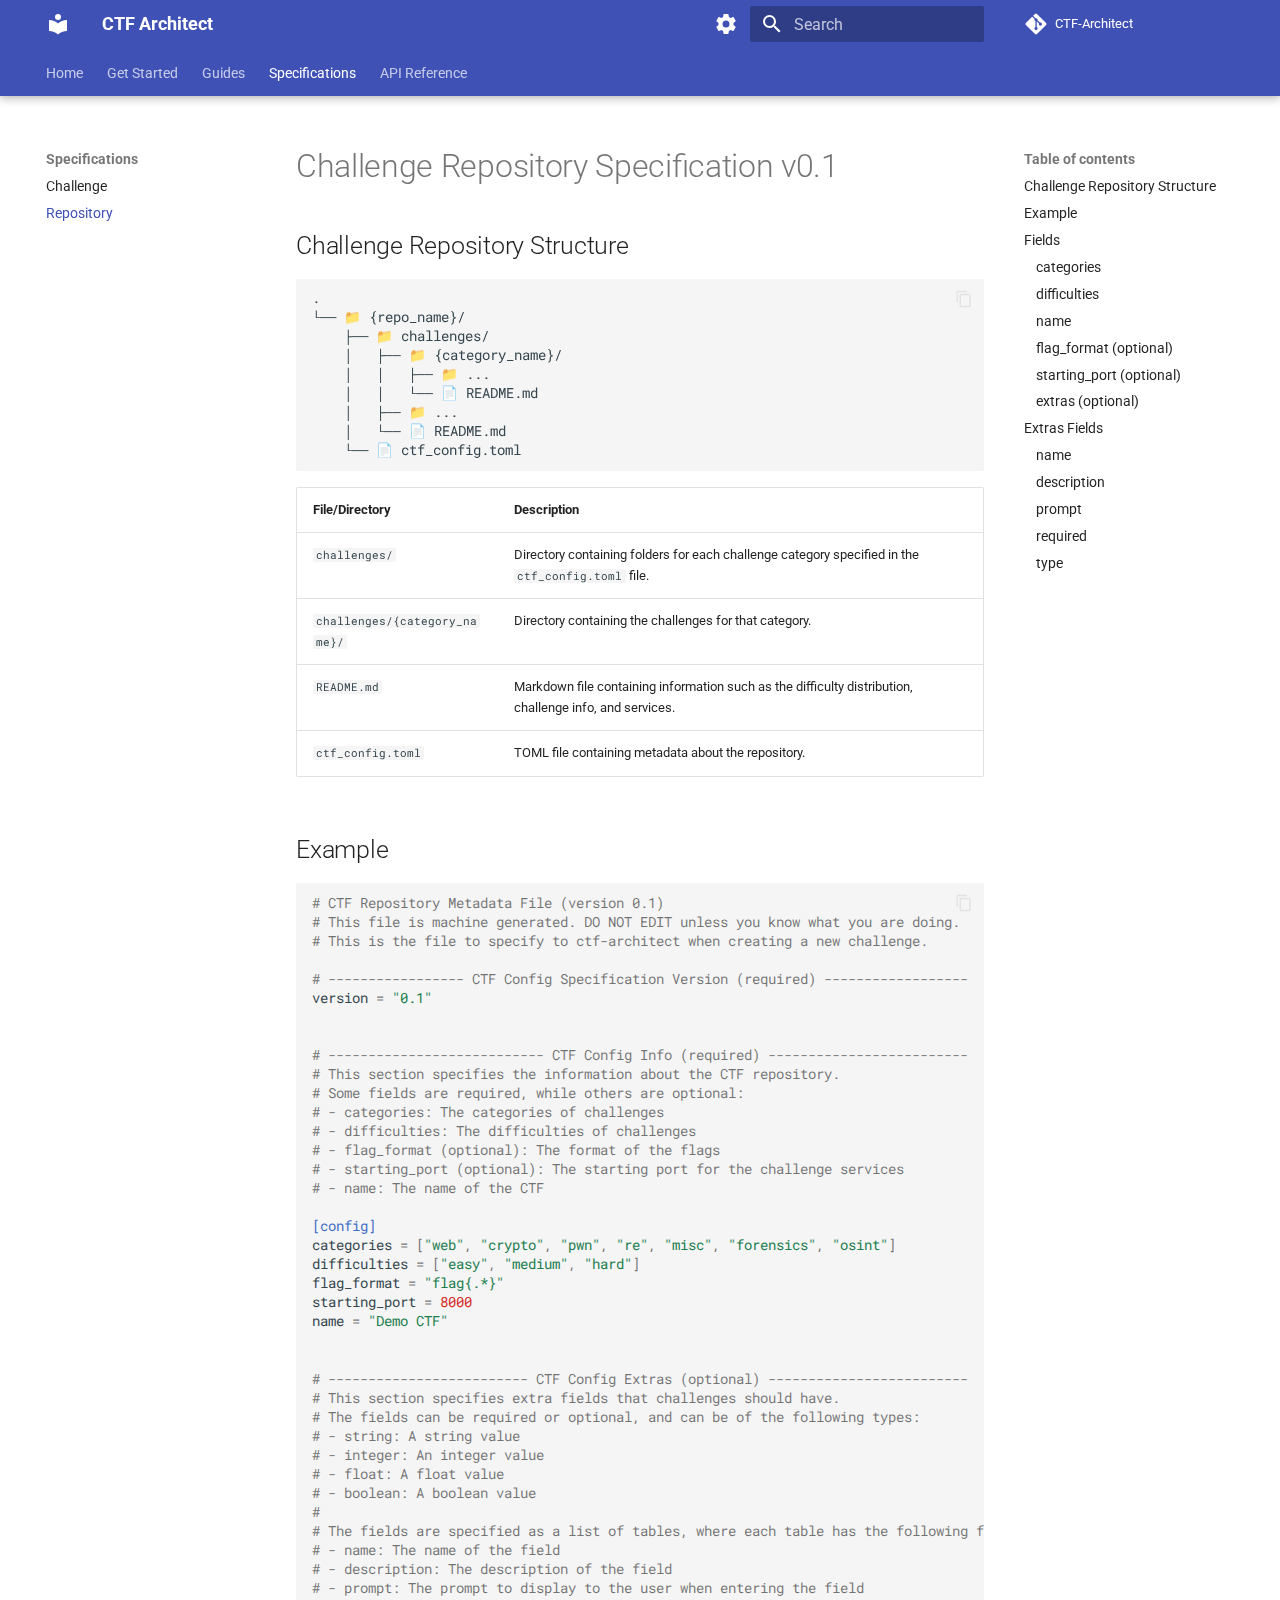
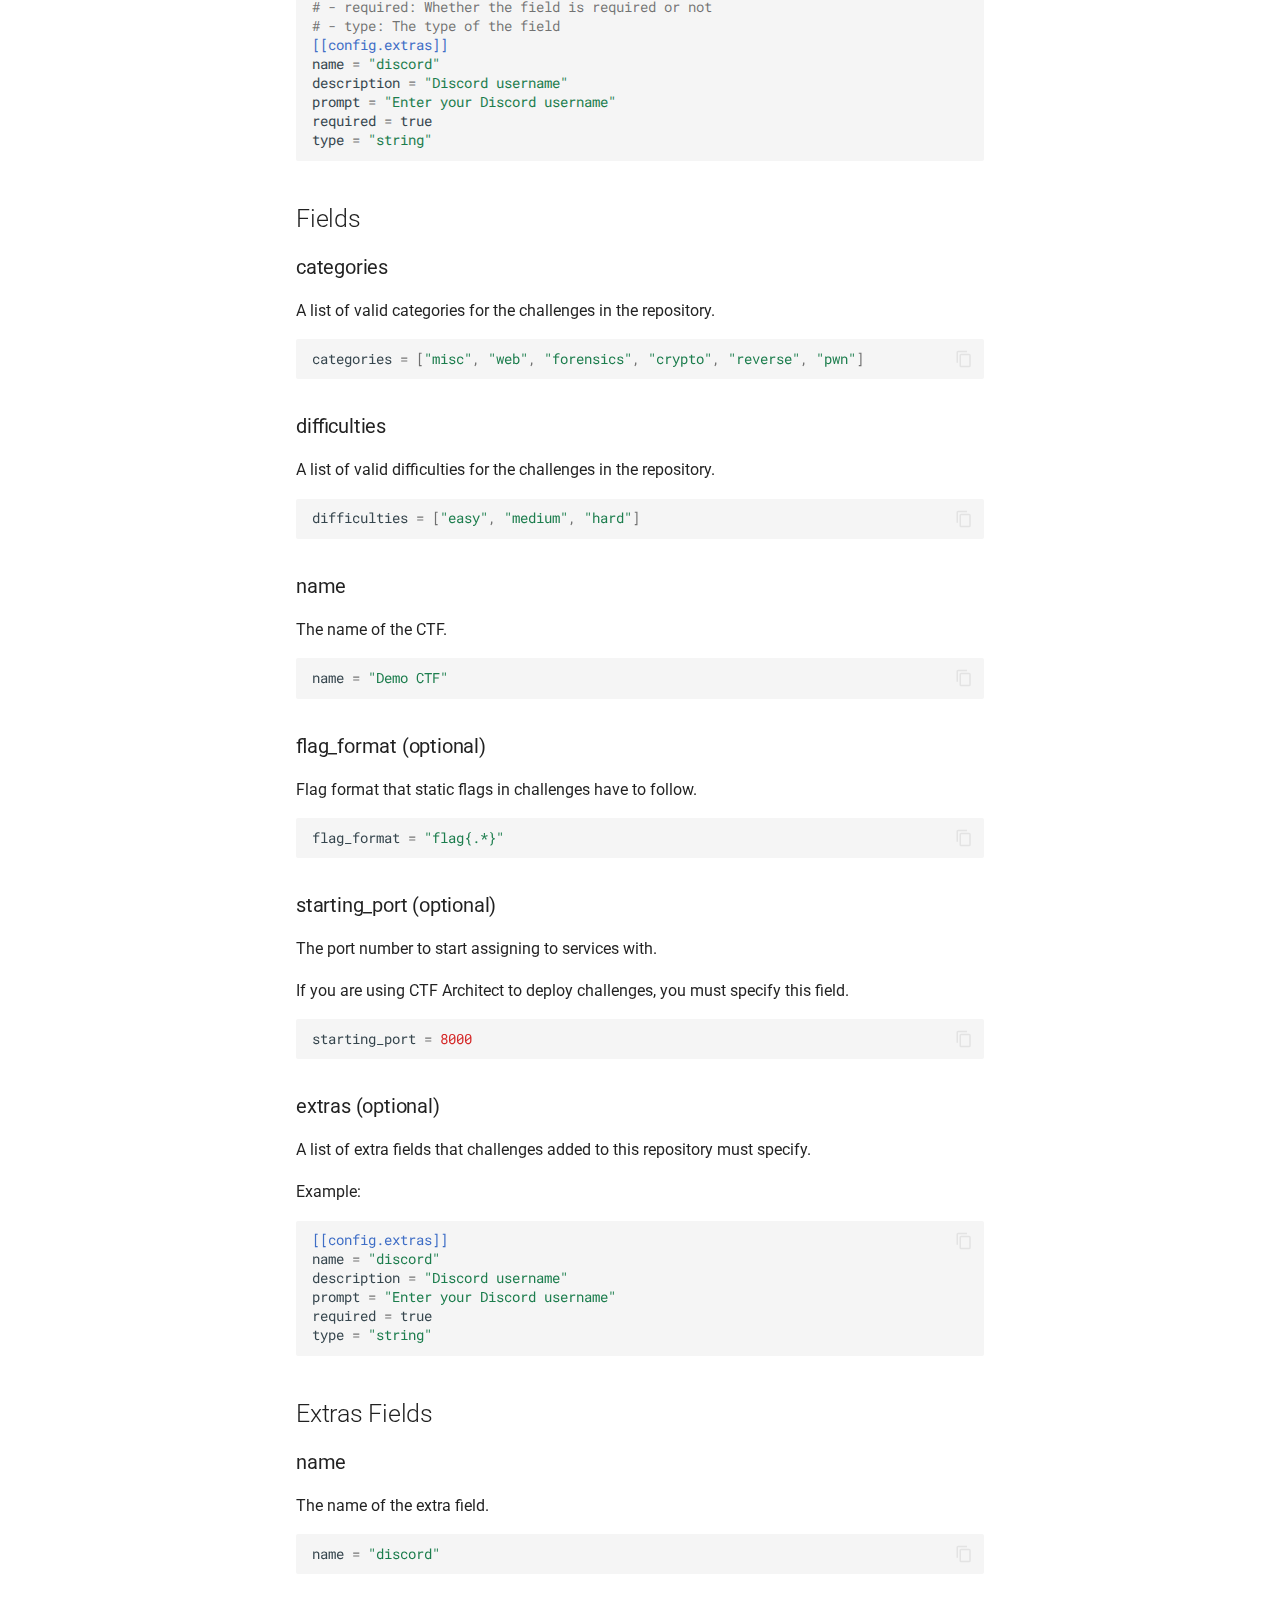
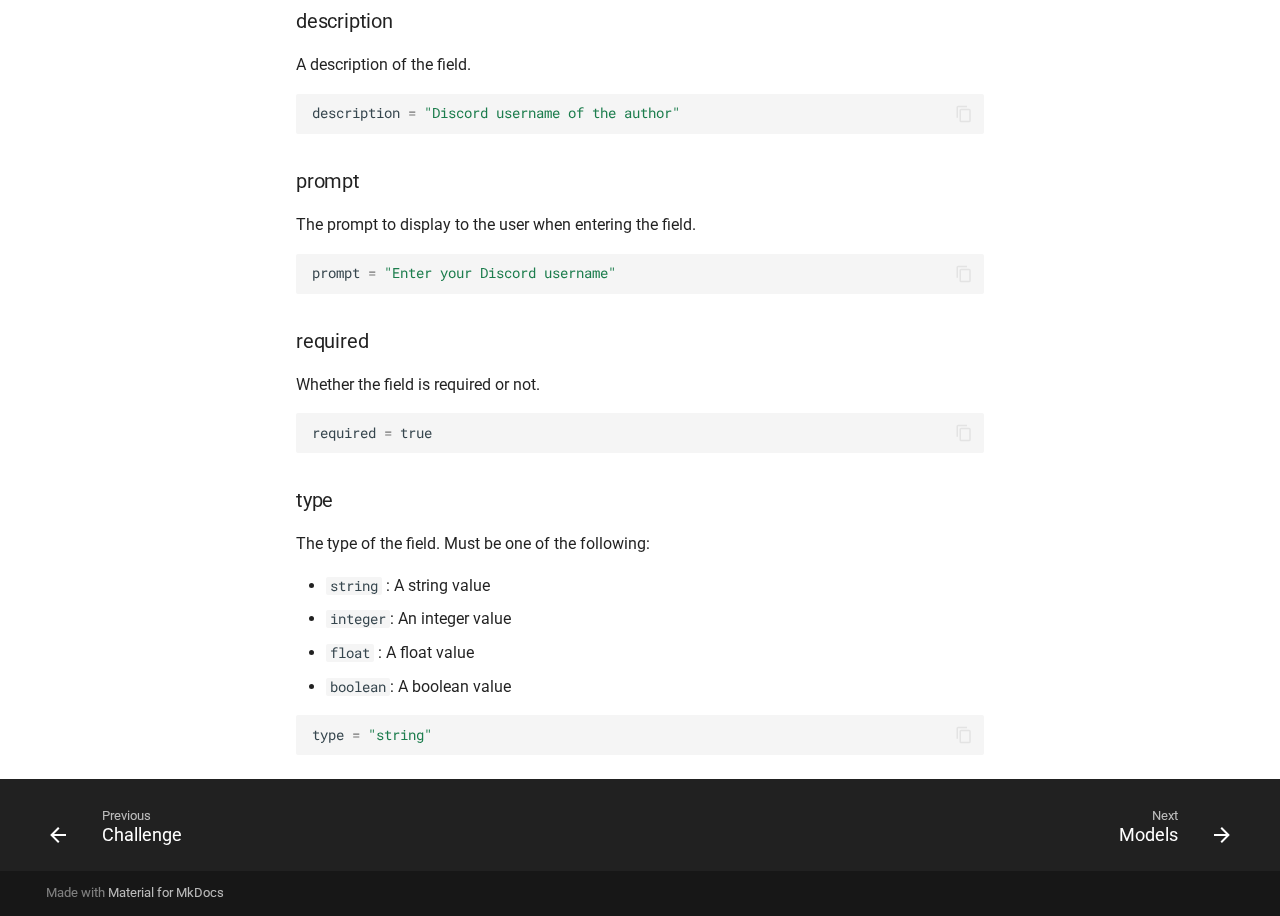
<file: spec/repository/index.html>
<!doctype html>
<html lang="en" class="no-js">
  <head>
    
      <meta charset="utf-8">
      <meta name="viewport" content="width=device-width,initial-scale=1">
      
        <meta name="description" content="A tool for managing challenges for CTFs">
      
      
        <meta name="author" content="JusCodin">
      
      
        <link rel="canonical" href="https://jus-codin.github.io/CTF-Architect/spec/repository/">
      
      
        <link rel="prev" href="../challenge/">
      
      
        <link rel="next" href="../../api/models/">
      
      
      <link rel="icon" href="../../assets/images/favicon.png">
      <meta name="generator" content="mkdocs-1.5.3, mkdocs-material-9.5.15">
    
    
      
        <title>Repository - CTF Architect</title>
      
    
    
      <link rel="stylesheet" href="../../assets/stylesheets/main.7e359304.min.css">
      
        
        <link rel="stylesheet" href="../../assets/stylesheets/palette.06af60db.min.css">
      
      


    
    
      
    
    
      
        
        
        <link rel="preconnect" href="https://fonts.gstatic.com" crossorigin>
        <link rel="stylesheet" href="https://fonts.googleapis.com/css?family=Roboto:300,300i,400,400i,700,700i%7CRoboto+Mono:400,400i,700,700i&display=fallback">
        <style>:root{--md-text-font:"Roboto";--md-code-font:"Roboto Mono"}</style>
      
    
    
      <link rel="stylesheet" href="../../assets/_mkdocstrings.css">
    
    <script>__md_scope=new URL("../..",location),__md_hash=e=>[...e].reduce((e,_)=>(e<<5)-e+_.charCodeAt(0),0),__md_get=(e,_=localStorage,t=__md_scope)=>JSON.parse(_.getItem(t.pathname+"."+e)),__md_set=(e,_,t=localStorage,a=__md_scope)=>{try{t.setItem(a.pathname+"."+e,JSON.stringify(_))}catch(e){}}</script>
    
      

    
    
    
  </head>
  
  
    
    
      
    
    
    
    
    <body dir="ltr" data-md-color-scheme="default" data-md-color-primary="indigo" data-md-color-accent="indigo">
  
    
    <input class="md-toggle" data-md-toggle="drawer" type="checkbox" id="__drawer" autocomplete="off">
    <input class="md-toggle" data-md-toggle="search" type="checkbox" id="__search" autocomplete="off">
    <label class="md-overlay" for="__drawer"></label>
    <div data-md-component="skip">
      
        
        <a href="#challenge-repository-specification-v01" class="md-skip">
          Skip to content
        </a>
      
    </div>
    <div data-md-component="announce">
      
    </div>
    
    
      

  

<header class="md-header md-header--shadow md-header--lifted" data-md-component="header">
  <nav class="md-header__inner md-grid" aria-label="Header">
    <a href="../.." title="CTF Architect" class="md-header__button md-logo" aria-label="CTF Architect" data-md-component="logo">
      
  
  <svg xmlns="http://www.w3.org/2000/svg" viewBox="0 0 24 24"><path d="M12 8a3 3 0 0 0 3-3 3 3 0 0 0-3-3 3 3 0 0 0-3 3 3 3 0 0 0 3 3m0 3.54C9.64 9.35 6.5 8 3 8v11c3.5 0 6.64 1.35 9 3.54 2.36-2.19 5.5-3.54 9-3.54V8c-3.5 0-6.64 1.35-9 3.54Z"/></svg>

    </a>
    <label class="md-header__button md-icon" for="__drawer">
      
      <svg xmlns="http://www.w3.org/2000/svg" viewBox="0 0 24 24"><path d="M3 6h18v2H3V6m0 5h18v2H3v-2m0 5h18v2H3v-2Z"/></svg>
    </label>
    <div class="md-header__title" data-md-component="header-title">
      <div class="md-header__ellipsis">
        <div class="md-header__topic">
          <span class="md-ellipsis">
            CTF Architect
          </span>
        </div>
        <div class="md-header__topic" data-md-component="header-topic">
          <span class="md-ellipsis">
            
              Repository
            
          </span>
        </div>
      </div>
    </div>
    
      
        <form class="md-header__option" data-md-component="palette">
  
    
    
    
    <input class="md-option" data-md-color-media="(prefers-color-scheme)" data-md-color-scheme="default" data-md-color-primary="indigo" data-md-color-accent="indigo"  aria-label="Switch to light mode"  type="radio" name="__palette" id="__palette_0">
    
      <label class="md-header__button md-icon" title="Switch to light mode" for="__palette_1" hidden>
        <svg xmlns="http://www.w3.org/2000/svg" viewBox="0 0 24 24"><path d="M12 15.5A3.5 3.5 0 0 1 8.5 12 3.5 3.5 0 0 1 12 8.5a3.5 3.5 0 0 1 3.5 3.5 3.5 3.5 0 0 1-3.5 3.5m7.43-2.53c.04-.32.07-.64.07-.97 0-.33-.03-.66-.07-1l2.11-1.63c.19-.15.24-.42.12-.64l-2-3.46c-.12-.22-.39-.31-.61-.22l-2.49 1c-.52-.39-1.06-.73-1.69-.98l-.37-2.65A.506.506 0 0 0 14 2h-4c-.25 0-.46.18-.5.42l-.37 2.65c-.63.25-1.17.59-1.69.98l-2.49-1c-.22-.09-.49 0-.61.22l-2 3.46c-.13.22-.07.49.12.64L4.57 11c-.04.34-.07.67-.07 1 0 .33.03.65.07.97l-2.11 1.66c-.19.15-.25.42-.12.64l2 3.46c.12.22.39.3.61.22l2.49-1.01c.52.4 1.06.74 1.69.99l.37 2.65c.04.24.25.42.5.42h4c.25 0 .46-.18.5-.42l.37-2.65c.63-.26 1.17-.59 1.69-.99l2.49 1.01c.22.08.49 0 .61-.22l2-3.46c.12-.22.07-.49-.12-.64l-2.11-1.66Z"/></svg>
      </label>
    
  
    
    
    
    <input class="md-option" data-md-color-media="(prefers-color-scheme: light)" data-md-color-scheme="default" data-md-color-primary="indigo" data-md-color-accent="indigo"  aria-label="Switch to dark mode"  type="radio" name="__palette" id="__palette_1">
    
      <label class="md-header__button md-icon" title="Switch to dark mode" for="__palette_2" hidden>
        <svg xmlns="http://www.w3.org/2000/svg" viewBox="0 0 24 24"><path d="M12 6a6 6 0 0 1 6 6c0 2.22-1.21 4.16-3 5.2V19a1 1 0 0 1-1 1h-4a1 1 0 0 1-1-1v-1.8c-1.79-1.04-3-2.98-3-5.2a6 6 0 0 1 6-6m2 15v1a1 1 0 0 1-1 1h-2a1 1 0 0 1-1-1v-1h4m6-10h3v2h-3v-2M1 11h3v2H1v-2M13 1v3h-2V1h2M4.92 3.5l2.13 2.14-1.42 1.41L3.5 4.93 4.92 3.5m12.03 2.13 2.12-2.13 1.43 1.43-2.13 2.12-1.42-1.42Z"/></svg>
      </label>
    
  
    
    
    
    <input class="md-option" data-md-color-media="(prefers-color-scheme: dark)" data-md-color-scheme="slate" data-md-color-primary="black" data-md-color-accent="indigo"  aria-label="Switch to system preference"  type="radio" name="__palette" id="__palette_2">
    
      <label class="md-header__button md-icon" title="Switch to system preference" for="__palette_0" hidden>
        <svg xmlns="http://www.w3.org/2000/svg" viewBox="0 0 24 24"><path d="M12 2a7 7 0 0 1 7 7c0 2.38-1.19 4.47-3 5.74V17a1 1 0 0 1-1 1H9a1 1 0 0 1-1-1v-2.26C6.19 13.47 5 11.38 5 9a7 7 0 0 1 7-7M9 21v-1h6v1a1 1 0 0 1-1 1h-4a1 1 0 0 1-1-1m3-17a5 5 0 0 0-5 5c0 2.05 1.23 3.81 3 4.58V16h4v-2.42c1.77-.77 3-2.53 3-4.58a5 5 0 0 0-5-5Z"/></svg>
      </label>
    
  
</form>
      
    
    
      <script>var media,input,key,value,palette=__md_get("__palette");if(palette&&palette.color){"(prefers-color-scheme)"===palette.color.media&&(media=matchMedia("(prefers-color-scheme: light)"),input=document.querySelector(media.matches?"[data-md-color-media='(prefers-color-scheme: light)']":"[data-md-color-media='(prefers-color-scheme: dark)']"),palette.color.media=input.getAttribute("data-md-color-media"),palette.color.scheme=input.getAttribute("data-md-color-scheme"),palette.color.primary=input.getAttribute("data-md-color-primary"),palette.color.accent=input.getAttribute("data-md-color-accent"));for([key,value]of Object.entries(palette.color))document.body.setAttribute("data-md-color-"+key,value)}</script>
    
    
    
      <label class="md-header__button md-icon" for="__search">
        
        <svg xmlns="http://www.w3.org/2000/svg" viewBox="0 0 24 24"><path d="M9.5 3A6.5 6.5 0 0 1 16 9.5c0 1.61-.59 3.09-1.56 4.23l.27.27h.79l5 5-1.5 1.5-5-5v-.79l-.27-.27A6.516 6.516 0 0 1 9.5 16 6.5 6.5 0 0 1 3 9.5 6.5 6.5 0 0 1 9.5 3m0 2C7 5 5 7 5 9.5S7 14 9.5 14 14 12 14 9.5 12 5 9.5 5Z"/></svg>
      </label>
      <div class="md-search" data-md-component="search" role="dialog">
  <label class="md-search__overlay" for="__search"></label>
  <div class="md-search__inner" role="search">
    <form class="md-search__form" name="search">
      <input type="text" class="md-search__input" name="query" aria-label="Search" placeholder="Search" autocapitalize="off" autocorrect="off" autocomplete="off" spellcheck="false" data-md-component="search-query" required>
      <label class="md-search__icon md-icon" for="__search">
        
        <svg xmlns="http://www.w3.org/2000/svg" viewBox="0 0 24 24"><path d="M9.5 3A6.5 6.5 0 0 1 16 9.5c0 1.61-.59 3.09-1.56 4.23l.27.27h.79l5 5-1.5 1.5-5-5v-.79l-.27-.27A6.516 6.516 0 0 1 9.5 16 6.5 6.5 0 0 1 3 9.5 6.5 6.5 0 0 1 9.5 3m0 2C7 5 5 7 5 9.5S7 14 9.5 14 14 12 14 9.5 12 5 9.5 5Z"/></svg>
        
        <svg xmlns="http://www.w3.org/2000/svg" viewBox="0 0 24 24"><path d="M20 11v2H8l5.5 5.5-1.42 1.42L4.16 12l7.92-7.92L13.5 5.5 8 11h12Z"/></svg>
      </label>
      <nav class="md-search__options" aria-label="Search">
        
        <button type="reset" class="md-search__icon md-icon" title="Clear" aria-label="Clear" tabindex="-1">
          
          <svg xmlns="http://www.w3.org/2000/svg" viewBox="0 0 24 24"><path d="M19 6.41 17.59 5 12 10.59 6.41 5 5 6.41 10.59 12 5 17.59 6.41 19 12 13.41 17.59 19 19 17.59 13.41 12 19 6.41Z"/></svg>
        </button>
      </nav>
      
    </form>
    <div class="md-search__output">
      <div class="md-search__scrollwrap" data-md-scrollfix>
        <div class="md-search-result" data-md-component="search-result">
          <div class="md-search-result__meta">
            Initializing search
          </div>
          <ol class="md-search-result__list" role="presentation"></ol>
        </div>
      </div>
    </div>
  </div>
</div>
    
    
      <div class="md-header__source">
        <a href="https://github.com/Jus-Codin/CTF-Architect" title="Go to repository" class="md-source" data-md-component="source">
  <div class="md-source__icon md-icon">
    
    <svg xmlns="http://www.w3.org/2000/svg" viewBox="0 0 448 512"><!--! Font Awesome Free 6.5.1 by @fontawesome - https://fontawesome.com License - https://fontawesome.com/license/free (Icons: CC BY 4.0, Fonts: SIL OFL 1.1, Code: MIT License) Copyright 2023 Fonticons, Inc.--><path d="M439.55 236.05 244 40.45a28.87 28.87 0 0 0-40.81 0l-40.66 40.63 51.52 51.52c27.06-9.14 52.68 16.77 43.39 43.68l49.66 49.66c34.23-11.8 61.18 31 35.47 56.69-26.49 26.49-70.21-2.87-56-37.34L240.22 199v121.85c25.3 12.54 22.26 41.85 9.08 55a34.34 34.34 0 0 1-48.55 0c-17.57-17.6-11.07-46.91 11.25-56v-123c-20.8-8.51-24.6-30.74-18.64-45L142.57 101 8.45 235.14a28.86 28.86 0 0 0 0 40.81l195.61 195.6a28.86 28.86 0 0 0 40.8 0l194.69-194.69a28.86 28.86 0 0 0 0-40.81z"/></svg>
  </div>
  <div class="md-source__repository">
    CTF-Architect
  </div>
</a>
      </div>
    
  </nav>
  
    
      
<nav class="md-tabs" aria-label="Tabs" data-md-component="tabs">
  <div class="md-grid">
    <ul class="md-tabs__list">
      
        
  
  
  
    <li class="md-tabs__item">
      <a href="../.." class="md-tabs__link">
        
  
    
  
  Home

      </a>
    </li>
  

      
        
  
  
  
    
    
      <li class="md-tabs__item">
        <a href="../../introduction/" class="md-tabs__link">
          
  
  Get Started

        </a>
      </li>
    
  

      
        
  
  
  
    
    
      <li class="md-tabs__item">
        <a href="../../guides/repository-setup/" class="md-tabs__link">
          
  
  Guides

        </a>
      </li>
    
  

      
        
  
  
    
  
  
    
    
      <li class="md-tabs__item md-tabs__item--active">
        <a href="../challenge/" class="md-tabs__link">
          
  
  Specifications

        </a>
      </li>
    
  

      
        
  
  
  
    
    
      <li class="md-tabs__item">
        <a href="../../api/models/" class="md-tabs__link">
          
  
  API Reference

        </a>
      </li>
    
  

      
    </ul>
  </div>
</nav>
    
  
</header>
    
    <div class="md-container" data-md-component="container">
      
      
        
      
      <main class="md-main" data-md-component="main">
        <div class="md-main__inner md-grid">
          
            
              
              <div class="md-sidebar md-sidebar--primary" data-md-component="sidebar" data-md-type="navigation" >
                <div class="md-sidebar__scrollwrap">
                  <div class="md-sidebar__inner">
                    


  


<nav class="md-nav md-nav--primary md-nav--lifted" aria-label="Navigation" data-md-level="0">
  <label class="md-nav__title" for="__drawer">
    <a href="../.." title="CTF Architect" class="md-nav__button md-logo" aria-label="CTF Architect" data-md-component="logo">
      
  
  <svg xmlns="http://www.w3.org/2000/svg" viewBox="0 0 24 24"><path d="M12 8a3 3 0 0 0 3-3 3 3 0 0 0-3-3 3 3 0 0 0-3 3 3 3 0 0 0 3 3m0 3.54C9.64 9.35 6.5 8 3 8v11c3.5 0 6.64 1.35 9 3.54 2.36-2.19 5.5-3.54 9-3.54V8c-3.5 0-6.64 1.35-9 3.54Z"/></svg>

    </a>
    CTF Architect
  </label>
  
    <div class="md-nav__source">
      <a href="https://github.com/Jus-Codin/CTF-Architect" title="Go to repository" class="md-source" data-md-component="source">
  <div class="md-source__icon md-icon">
    
    <svg xmlns="http://www.w3.org/2000/svg" viewBox="0 0 448 512"><!--! Font Awesome Free 6.5.1 by @fontawesome - https://fontawesome.com License - https://fontawesome.com/license/free (Icons: CC BY 4.0, Fonts: SIL OFL 1.1, Code: MIT License) Copyright 2023 Fonticons, Inc.--><path d="M439.55 236.05 244 40.45a28.87 28.87 0 0 0-40.81 0l-40.66 40.63 51.52 51.52c27.06-9.14 52.68 16.77 43.39 43.68l49.66 49.66c34.23-11.8 61.18 31 35.47 56.69-26.49 26.49-70.21-2.87-56-37.34L240.22 199v121.85c25.3 12.54 22.26 41.85 9.08 55a34.34 34.34 0 0 1-48.55 0c-17.57-17.6-11.07-46.91 11.25-56v-123c-20.8-8.51-24.6-30.74-18.64-45L142.57 101 8.45 235.14a28.86 28.86 0 0 0 0 40.81l195.61 195.6a28.86 28.86 0 0 0 40.8 0l194.69-194.69a28.86 28.86 0 0 0 0-40.81z"/></svg>
  </div>
  <div class="md-source__repository">
    CTF-Architect
  </div>
</a>
    </div>
  
  <ul class="md-nav__list" data-md-scrollfix>
    
      
      
  
  
  
  
    <li class="md-nav__item">
      <a href="../.." class="md-nav__link">
        
  
  <span class="md-ellipsis">
    Home
  </span>
  

      </a>
    </li>
  

    
      
      
  
  
  
  
    
    
    
      
      
    
    
    <li class="md-nav__item md-nav__item--nested">
      
        
        
        <input class="md-nav__toggle md-toggle " type="checkbox" id="__nav_2" >
        
          
          <label class="md-nav__link" for="__nav_2" id="__nav_2_label" tabindex="0">
            
  
  <span class="md-ellipsis">
    Get Started
  </span>
  

            <span class="md-nav__icon md-icon"></span>
          </label>
        
        <nav class="md-nav" data-md-level="1" aria-labelledby="__nav_2_label" aria-expanded="false">
          <label class="md-nav__title" for="__nav_2">
            <span class="md-nav__icon md-icon"></span>
            Get Started
          </label>
          <ul class="md-nav__list" data-md-scrollfix>
            
              
                
  
  
  
  
    <li class="md-nav__item">
      <a href="../../introduction/" class="md-nav__link">
        
  
  <span class="md-ellipsis">
    Introduction
  </span>
  

      </a>
    </li>
  

              
            
              
                
  
  
  
  
    <li class="md-nav__item">
      <a href="../../installation/" class="md-nav__link">
        
  
  <span class="md-ellipsis">
    Installation
  </span>
  

      </a>
    </li>
  

              
            
          </ul>
        </nav>
      
    </li>
  

    
      
      
  
  
  
  
    
    
    
      
      
    
    
    <li class="md-nav__item md-nav__item--nested">
      
        
        
        <input class="md-nav__toggle md-toggle " type="checkbox" id="__nav_3" >
        
          
          <label class="md-nav__link" for="__nav_3" id="__nav_3_label" tabindex="0">
            
  
  <span class="md-ellipsis">
    Guides
  </span>
  

            <span class="md-nav__icon md-icon"></span>
          </label>
        
        <nav class="md-nav" data-md-level="1" aria-labelledby="__nav_3_label" aria-expanded="false">
          <label class="md-nav__title" for="__nav_3">
            <span class="md-nav__icon md-icon"></span>
            Guides
          </label>
          <ul class="md-nav__list" data-md-scrollfix>
            
              
                
  
  
  
  
    <li class="md-nav__item">
      <a href="../../guides/repository-setup/" class="md-nav__link">
        
  
  <span class="md-ellipsis">
    Repository Setup
  </span>
  

      </a>
    </li>
  

              
            
              
                
  
  
  
  
    <li class="md-nav__item">
      <a href="../../guides/packaging-challenges/" class="md-nav__link">
        
  
  <span class="md-ellipsis">
    Packaging Challenges
  </span>
  

      </a>
    </li>
  

              
            
          </ul>
        </nav>
      
    </li>
  

    
      
      
  
  
    
  
  
  
    
    
    
      
        
        
      
      
    
    
    <li class="md-nav__item md-nav__item--active md-nav__item--section md-nav__item--nested">
      
        
        
        <input class="md-nav__toggle md-toggle " type="checkbox" id="__nav_4" checked>
        
          
          <label class="md-nav__link" for="__nav_4" id="__nav_4_label" tabindex="">
            
  
  <span class="md-ellipsis">
    Specifications
  </span>
  

            <span class="md-nav__icon md-icon"></span>
          </label>
        
        <nav class="md-nav" data-md-level="1" aria-labelledby="__nav_4_label" aria-expanded="true">
          <label class="md-nav__title" for="__nav_4">
            <span class="md-nav__icon md-icon"></span>
            Specifications
          </label>
          <ul class="md-nav__list" data-md-scrollfix>
            
              
                
  
  
  
  
    <li class="md-nav__item">
      <a href="../challenge/" class="md-nav__link">
        
  
  <span class="md-ellipsis">
    Challenge
  </span>
  

      </a>
    </li>
  

              
            
              
                
  
  
    
  
  
  
    <li class="md-nav__item md-nav__item--active">
      
      <input class="md-nav__toggle md-toggle" type="checkbox" id="__toc">
      
      
        
      
      
        <label class="md-nav__link md-nav__link--active" for="__toc">
          
  
  <span class="md-ellipsis">
    Repository
  </span>
  

          <span class="md-nav__icon md-icon"></span>
        </label>
      
      <a href="./" class="md-nav__link md-nav__link--active">
        
  
  <span class="md-ellipsis">
    Repository
  </span>
  

      </a>
      
        

<nav class="md-nav md-nav--secondary" aria-label="Table of contents">
  
  
  
    
  
  
    <label class="md-nav__title" for="__toc">
      <span class="md-nav__icon md-icon"></span>
      Table of contents
    </label>
    <ul class="md-nav__list" data-md-component="toc" data-md-scrollfix>
      
        <li class="md-nav__item">
  <a href="#challenge-repository-structure" class="md-nav__link">
    <span class="md-ellipsis">
      Challenge Repository Structure
    </span>
  </a>
  
</li>
      
        <li class="md-nav__item">
  <a href="#example" class="md-nav__link">
    <span class="md-ellipsis">
      Example
    </span>
  </a>
  
</li>
      
        <li class="md-nav__item">
  <a href="#fields" class="md-nav__link">
    <span class="md-ellipsis">
      Fields
    </span>
  </a>
  
    <nav class="md-nav" aria-label="Fields">
      <ul class="md-nav__list">
        
          <li class="md-nav__item">
  <a href="#categories" class="md-nav__link">
    <span class="md-ellipsis">
      categories
    </span>
  </a>
  
</li>
        
          <li class="md-nav__item">
  <a href="#difficulties" class="md-nav__link">
    <span class="md-ellipsis">
      difficulties
    </span>
  </a>
  
</li>
        
          <li class="md-nav__item">
  <a href="#name" class="md-nav__link">
    <span class="md-ellipsis">
      name
    </span>
  </a>
  
</li>
        
          <li class="md-nav__item">
  <a href="#flag_format-optional" class="md-nav__link">
    <span class="md-ellipsis">
      flag_format (optional)
    </span>
  </a>
  
</li>
        
          <li class="md-nav__item">
  <a href="#starting_port-optional" class="md-nav__link">
    <span class="md-ellipsis">
      starting_port (optional)
    </span>
  </a>
  
</li>
        
          <li class="md-nav__item">
  <a href="#extras-optional" class="md-nav__link">
    <span class="md-ellipsis">
      extras (optional)
    </span>
  </a>
  
</li>
        
      </ul>
    </nav>
  
</li>
      
        <li class="md-nav__item">
  <a href="#extras-fields" class="md-nav__link">
    <span class="md-ellipsis">
      Extras Fields
    </span>
  </a>
  
    <nav class="md-nav" aria-label="Extras Fields">
      <ul class="md-nav__list">
        
          <li class="md-nav__item">
  <a href="#name_1" class="md-nav__link">
    <span class="md-ellipsis">
      name
    </span>
  </a>
  
</li>
        
          <li class="md-nav__item">
  <a href="#description" class="md-nav__link">
    <span class="md-ellipsis">
      description
    </span>
  </a>
  
</li>
        
          <li class="md-nav__item">
  <a href="#prompt" class="md-nav__link">
    <span class="md-ellipsis">
      prompt
    </span>
  </a>
  
</li>
        
          <li class="md-nav__item">
  <a href="#required" class="md-nav__link">
    <span class="md-ellipsis">
      required
    </span>
  </a>
  
</li>
        
          <li class="md-nav__item">
  <a href="#type" class="md-nav__link">
    <span class="md-ellipsis">
      type
    </span>
  </a>
  
</li>
        
      </ul>
    </nav>
  
</li>
      
    </ul>
  
</nav>
      
    </li>
  

              
            
          </ul>
        </nav>
      
    </li>
  

    
      
      
  
  
  
  
    
    
    
      
      
    
    
    <li class="md-nav__item md-nav__item--nested">
      
        
        
        <input class="md-nav__toggle md-toggle " type="checkbox" id="__nav_5" >
        
          
          <label class="md-nav__link" for="__nav_5" id="__nav_5_label" tabindex="0">
            
  
  <span class="md-ellipsis">
    API Reference
  </span>
  

            <span class="md-nav__icon md-icon"></span>
          </label>
        
        <nav class="md-nav" data-md-level="1" aria-labelledby="__nav_5_label" aria-expanded="false">
          <label class="md-nav__title" for="__nav_5">
            <span class="md-nav__icon md-icon"></span>
            API Reference
          </label>
          <ul class="md-nav__list" data-md-scrollfix>
            
              
                
  
  
  
  
    <li class="md-nav__item">
      <a href="../../api/models/" class="md-nav__link">
        
  
  <span class="md-ellipsis">
    Models
  </span>
  

      </a>
    </li>
  

              
            
          </ul>
        </nav>
      
    </li>
  

    
  </ul>
</nav>
                  </div>
                </div>
              </div>
            
            
              
              <div class="md-sidebar md-sidebar--secondary" data-md-component="sidebar" data-md-type="toc" >
                <div class="md-sidebar__scrollwrap">
                  <div class="md-sidebar__inner">
                    

<nav class="md-nav md-nav--secondary" aria-label="Table of contents">
  
  
  
    
  
  
    <label class="md-nav__title" for="__toc">
      <span class="md-nav__icon md-icon"></span>
      Table of contents
    </label>
    <ul class="md-nav__list" data-md-component="toc" data-md-scrollfix>
      
        <li class="md-nav__item">
  <a href="#challenge-repository-structure" class="md-nav__link">
    <span class="md-ellipsis">
      Challenge Repository Structure
    </span>
  </a>
  
</li>
      
        <li class="md-nav__item">
  <a href="#example" class="md-nav__link">
    <span class="md-ellipsis">
      Example
    </span>
  </a>
  
</li>
      
        <li class="md-nav__item">
  <a href="#fields" class="md-nav__link">
    <span class="md-ellipsis">
      Fields
    </span>
  </a>
  
    <nav class="md-nav" aria-label="Fields">
      <ul class="md-nav__list">
        
          <li class="md-nav__item">
  <a href="#categories" class="md-nav__link">
    <span class="md-ellipsis">
      categories
    </span>
  </a>
  
</li>
        
          <li class="md-nav__item">
  <a href="#difficulties" class="md-nav__link">
    <span class="md-ellipsis">
      difficulties
    </span>
  </a>
  
</li>
        
          <li class="md-nav__item">
  <a href="#name" class="md-nav__link">
    <span class="md-ellipsis">
      name
    </span>
  </a>
  
</li>
        
          <li class="md-nav__item">
  <a href="#flag_format-optional" class="md-nav__link">
    <span class="md-ellipsis">
      flag_format (optional)
    </span>
  </a>
  
</li>
        
          <li class="md-nav__item">
  <a href="#starting_port-optional" class="md-nav__link">
    <span class="md-ellipsis">
      starting_port (optional)
    </span>
  </a>
  
</li>
        
          <li class="md-nav__item">
  <a href="#extras-optional" class="md-nav__link">
    <span class="md-ellipsis">
      extras (optional)
    </span>
  </a>
  
</li>
        
      </ul>
    </nav>
  
</li>
      
        <li class="md-nav__item">
  <a href="#extras-fields" class="md-nav__link">
    <span class="md-ellipsis">
      Extras Fields
    </span>
  </a>
  
    <nav class="md-nav" aria-label="Extras Fields">
      <ul class="md-nav__list">
        
          <li class="md-nav__item">
  <a href="#name_1" class="md-nav__link">
    <span class="md-ellipsis">
      name
    </span>
  </a>
  
</li>
        
          <li class="md-nav__item">
  <a href="#description" class="md-nav__link">
    <span class="md-ellipsis">
      description
    </span>
  </a>
  
</li>
        
          <li class="md-nav__item">
  <a href="#prompt" class="md-nav__link">
    <span class="md-ellipsis">
      prompt
    </span>
  </a>
  
</li>
        
          <li class="md-nav__item">
  <a href="#required" class="md-nav__link">
    <span class="md-ellipsis">
      required
    </span>
  </a>
  
</li>
        
          <li class="md-nav__item">
  <a href="#type" class="md-nav__link">
    <span class="md-ellipsis">
      type
    </span>
  </a>
  
</li>
        
      </ul>
    </nav>
  
</li>
      
    </ul>
  
</nav>
                  </div>
                </div>
              </div>
            
          
          
            <div class="md-content" data-md-component="content">
              <article class="md-content__inner md-typeset">
                
                  

  
  


<h1 id="challenge-repository-specification-v01">Challenge Repository Specification v0.1<a class="headerlink" href="#challenge-repository-specification-v01" title="Permanent link">&para;</a></h1>
<h2 id="challenge-repository-structure">Challenge Repository Structure<a class="headerlink" href="#challenge-repository-structure" title="Permanent link">&para;</a></h2>
<div class="highlight"><pre><span></span><code>.
└── 📁 {repo_name}/
    ├── 📁 challenges/
    │   ├── 📁 {category_name}/
    │   │   ├── 📁 ...
    │   │   └── 📄 README.md
    │   ├── 📁 ...
    │   └── 📄 README.md
    └── 📄 ctf_config.toml
</code></pre></div>
<table>
<thead>
<tr>
<th>File/Directory</th>
<th>Description</th>
</tr>
</thead>
<tbody>
<tr>
<td><code>challenges/</code></td>
<td>Directory containing folders for each challenge category specified in the <code>ctf_config.toml</code> file.</td>
</tr>
<tr>
<td><code>challenges/{category_name}/</code></td>
<td>Directory containing the challenges for that category.</td>
</tr>
<tr>
<td><code>README.md</code></td>
<td>Markdown file containing information such as the difficulty distribution, challenge info, and services.</td>
</tr>
<tr>
<td><code>ctf_config.toml</code></td>
<td>TOML file containing metadata about the repository.</td>
</tr>
</tbody>
</table>
<h2 id="example">Example<a class="headerlink" href="#example" title="Permanent link">&para;</a></h2>
<div class="highlight"><pre><span></span><code><span class="c1"># CTF Repository Metadata File (version 0.1)</span>
<span class="c1"># This file is machine generated. DO NOT EDIT unless you know what you are doing.</span>
<span class="c1"># This is the file to specify to ctf-architect when creating a new challenge.</span>

<span class="c1"># ----------------- CTF Config Specification Version (required) ------------------</span>
<span class="n">version</span><span class="w"> </span><span class="o">=</span><span class="w"> </span><span class="s">&quot;0.1&quot;</span>


<span class="c1"># --------------------------- CTF Config Info (required) -------------------------</span>
<span class="c1"># This section specifies the information about the CTF repository.</span>
<span class="c1"># Some fields are required, while others are optional:</span>
<span class="c1"># - categories: The categories of challenges</span>
<span class="c1"># - difficulties: The difficulties of challenges</span>
<span class="c1"># - flag_format (optional): The format of the flags</span>
<span class="c1"># - starting_port (optional): The starting port for the challenge services</span>
<span class="c1"># - name: The name of the CTF</span>

<span class="k">[config]</span>
<span class="n">categories</span><span class="w"> </span><span class="o">=</span><span class="w"> </span><span class="p">[</span><span class="s">&quot;web&quot;</span><span class="p">,</span><span class="w"> </span><span class="s">&quot;crypto&quot;</span><span class="p">,</span><span class="w"> </span><span class="s">&quot;pwn&quot;</span><span class="p">,</span><span class="w"> </span><span class="s">&quot;re&quot;</span><span class="p">,</span><span class="w"> </span><span class="s">&quot;misc&quot;</span><span class="p">,</span><span class="w"> </span><span class="s">&quot;forensics&quot;</span><span class="p">,</span><span class="w"> </span><span class="s">&quot;osint&quot;</span><span class="p">]</span>
<span class="n">difficulties</span><span class="w"> </span><span class="o">=</span><span class="w"> </span><span class="p">[</span><span class="s">&quot;easy&quot;</span><span class="p">,</span><span class="w"> </span><span class="s">&quot;medium&quot;</span><span class="p">,</span><span class="w"> </span><span class="s">&quot;hard&quot;</span><span class="p">]</span>
<span class="n">flag_format</span><span class="w"> </span><span class="o">=</span><span class="w"> </span><span class="s">&quot;flag{.*}&quot;</span>
<span class="n">starting_port</span><span class="w"> </span><span class="o">=</span><span class="w"> </span><span class="mi">8000</span>
<span class="n">name</span><span class="w"> </span><span class="o">=</span><span class="w"> </span><span class="s">&quot;Demo CTF&quot;</span>


<span class="c1"># ------------------------- CTF Config Extras (optional) -------------------------</span>
<span class="c1"># This section specifies extra fields that challenges should have.</span>
<span class="c1"># The fields can be required or optional, and can be of the following types:</span>
<span class="c1"># - string: A string value</span>
<span class="c1"># - integer: An integer value</span>
<span class="c1"># - float: A float value</span>
<span class="c1"># - boolean: A boolean value</span>
<span class="c1">#</span>
<span class="c1"># The fields are specified as a list of tables, where each table has the following fields:</span>
<span class="c1"># - name: The name of the field</span>
<span class="c1"># - description: The description of the field</span>
<span class="c1"># - prompt: The prompt to display to the user when entering the field</span>
<span class="c1"># - required: Whether the field is required or not</span>
<span class="c1"># - type: The type of the field</span>
<span class="k">[[config.extras]]</span>
<span class="n">name</span><span class="w"> </span><span class="o">=</span><span class="w"> </span><span class="s">&quot;discord&quot;</span>
<span class="n">description</span><span class="w"> </span><span class="o">=</span><span class="w"> </span><span class="s">&quot;Discord username&quot;</span>
<span class="n">prompt</span><span class="w"> </span><span class="o">=</span><span class="w"> </span><span class="s">&quot;Enter your Discord username&quot;</span>
<span class="n">required</span><span class="w"> </span><span class="o">=</span><span class="w"> </span><span class="kc">true</span>
<span class="n">type</span><span class="w"> </span><span class="o">=</span><span class="w"> </span><span class="s">&quot;string&quot;</span>
</code></pre></div>
<h2 id="fields">Fields<a class="headerlink" href="#fields" title="Permanent link">&para;</a></h2>
<h3 id="categories">categories<a class="headerlink" href="#categories" title="Permanent link">&para;</a></h3>
<p>A list of valid categories for the challenges in the repository.</p>
<div class="highlight"><pre><span></span><code><span class="n">categories</span><span class="w"> </span><span class="o">=</span><span class="w"> </span><span class="p">[</span><span class="s">&quot;misc&quot;</span><span class="p">,</span><span class="w"> </span><span class="s">&quot;web&quot;</span><span class="p">,</span><span class="w"> </span><span class="s">&quot;forensics&quot;</span><span class="p">,</span><span class="w"> </span><span class="s">&quot;crypto&quot;</span><span class="p">,</span><span class="w"> </span><span class="s">&quot;reverse&quot;</span><span class="p">,</span><span class="w"> </span><span class="s">&quot;pwn&quot;</span><span class="p">]</span>
</code></pre></div>
<h3 id="difficulties">difficulties<a class="headerlink" href="#difficulties" title="Permanent link">&para;</a></h3>
<p>A list of valid difficulties for the challenges in the repository.</p>
<div class="highlight"><pre><span></span><code><span class="n">difficulties</span><span class="w"> </span><span class="o">=</span><span class="w"> </span><span class="p">[</span><span class="s">&quot;easy&quot;</span><span class="p">,</span><span class="w"> </span><span class="s">&quot;medium&quot;</span><span class="p">,</span><span class="w"> </span><span class="s">&quot;hard&quot;</span><span class="p">]</span>
</code></pre></div>
<h3 id="name">name<a class="headerlink" href="#name" title="Permanent link">&para;</a></h3>
<p>The name of the CTF.</p>
<div class="highlight"><pre><span></span><code><span class="n">name</span><span class="w"> </span><span class="o">=</span><span class="w"> </span><span class="s">&quot;Demo CTF&quot;</span>
</code></pre></div>
<h3 id="flag_format-optional">flag_format (optional)<a class="headerlink" href="#flag_format-optional" title="Permanent link">&para;</a></h3>
<p>Flag format that static flags in challenges have to follow.</p>
<div class="highlight"><pre><span></span><code><span class="n">flag_format</span><span class="w"> </span><span class="o">=</span><span class="w"> </span><span class="s">&quot;flag{.*}&quot;</span>
</code></pre></div>
<h3 id="starting_port-optional">starting_port (optional)<a class="headerlink" href="#starting_port-optional" title="Permanent link">&para;</a></h3>
<p>The port number to start assigning to services with.</p>
<p>If you are using CTF Architect to deploy challenges, you must specify this field.</p>
<div class="highlight"><pre><span></span><code><span class="n">starting_port</span><span class="w"> </span><span class="o">=</span><span class="w"> </span><span class="mi">8000</span>
</code></pre></div>
<h3 id="extras-optional">extras (optional)<a class="headerlink" href="#extras-optional" title="Permanent link">&para;</a></h3>
<p>A list of extra fields that challenges added to this repository must specify.</p>
<p>Example:
<div class="highlight"><pre><span></span><code><span class="k">[[config.extras]]</span>
<span class="n">name</span><span class="w"> </span><span class="o">=</span><span class="w"> </span><span class="s">&quot;discord&quot;</span>
<span class="n">description</span><span class="w"> </span><span class="o">=</span><span class="w"> </span><span class="s">&quot;Discord username&quot;</span>
<span class="n">prompt</span><span class="w"> </span><span class="o">=</span><span class="w"> </span><span class="s">&quot;Enter your Discord username&quot;</span>
<span class="n">required</span><span class="w"> </span><span class="o">=</span><span class="w"> </span><span class="kc">true</span>
<span class="n">type</span><span class="w"> </span><span class="o">=</span><span class="w"> </span><span class="s">&quot;string&quot;</span>
</code></pre></div></p>
<h2 id="extras-fields">Extras Fields<a class="headerlink" href="#extras-fields" title="Permanent link">&para;</a></h2>
<h3 id="name_1">name<a class="headerlink" href="#name_1" title="Permanent link">&para;</a></h3>
<p>The name of the extra field.</p>
<div class="highlight"><pre><span></span><code><span class="n">name</span><span class="w"> </span><span class="o">=</span><span class="w"> </span><span class="s">&quot;discord&quot;</span>
</code></pre></div>
<h3 id="description">description<a class="headerlink" href="#description" title="Permanent link">&para;</a></h3>
<p>A description of the field.</p>
<div class="highlight"><pre><span></span><code><span class="n">description</span><span class="w"> </span><span class="o">=</span><span class="w"> </span><span class="s">&quot;Discord username of the author&quot;</span>
</code></pre></div>
<h3 id="prompt">prompt<a class="headerlink" href="#prompt" title="Permanent link">&para;</a></h3>
<p>The prompt to display to the user when entering the field.</p>
<div class="highlight"><pre><span></span><code><span class="n">prompt</span><span class="w"> </span><span class="o">=</span><span class="w"> </span><span class="s">&quot;Enter your Discord username&quot;</span>
</code></pre></div>
<h3 id="required">required<a class="headerlink" href="#required" title="Permanent link">&para;</a></h3>
<p>Whether the field is required or not.</p>
<div class="highlight"><pre><span></span><code><span class="n">required</span><span class="w"> </span><span class="o">=</span><span class="w"> </span><span class="kc">true</span>
</code></pre></div>
<h3 id="type">type<a class="headerlink" href="#type" title="Permanent link">&para;</a></h3>
<p>The type of the field. Must be one of the following:</p>
<ul>
<li><code>string</code> : A string value</li>
<li><code>integer</code>: An integer value</li>
<li><code>float</code>  : A float value</li>
<li><code>boolean</code>: A boolean value</li>
</ul>
<div class="highlight"><pre><span></span><code><span class="n">type</span><span class="w"> </span><span class="o">=</span><span class="w"> </span><span class="s">&quot;string&quot;</span>
</code></pre></div>












                
              </article>
            </div>
          
          
  <script>var tabs=__md_get("__tabs");if(Array.isArray(tabs))e:for(var set of document.querySelectorAll(".tabbed-set")){var tab,labels=set.querySelector(".tabbed-labels");for(tab of tabs)for(var label of labels.getElementsByTagName("label"))if(label.innerText.trim()===tab){var input=document.getElementById(label.htmlFor);input.checked=!0;continue e}}</script>

<script>var target=document.getElementById(location.hash.slice(1));target&&target.name&&(target.checked=target.name.startsWith("__tabbed_"))</script>
        </div>
        
          <button type="button" class="md-top md-icon" data-md-component="top" hidden>
  
  <svg xmlns="http://www.w3.org/2000/svg" viewBox="0 0 24 24"><path d="M13 20h-2V8l-5.5 5.5-1.42-1.42L12 4.16l7.92 7.92-1.42 1.42L13 8v12Z"/></svg>
  Back to top
</button>
        
      </main>
      
        <footer class="md-footer">
  
    
      
      <nav class="md-footer__inner md-grid" aria-label="Footer" >
        
          
          <a href="../challenge/" class="md-footer__link md-footer__link--prev" aria-label="Previous: Challenge">
            <div class="md-footer__button md-icon">
              
              <svg xmlns="http://www.w3.org/2000/svg" viewBox="0 0 24 24"><path d="M20 11v2H8l5.5 5.5-1.42 1.42L4.16 12l7.92-7.92L13.5 5.5 8 11h12Z"/></svg>
            </div>
            <div class="md-footer__title">
              <span class="md-footer__direction">
                Previous
              </span>
              <div class="md-ellipsis">
                Challenge
              </div>
            </div>
          </a>
        
        
          
          <a href="../../api/models/" class="md-footer__link md-footer__link--next" aria-label="Next: Models">
            <div class="md-footer__title">
              <span class="md-footer__direction">
                Next
              </span>
              <div class="md-ellipsis">
                Models
              </div>
            </div>
            <div class="md-footer__button md-icon">
              
              <svg xmlns="http://www.w3.org/2000/svg" viewBox="0 0 24 24"><path d="M4 11v2h12l-5.5 5.5 1.42 1.42L19.84 12l-7.92-7.92L10.5 5.5 16 11H4Z"/></svg>
            </div>
          </a>
        
      </nav>
    
  
  <div class="md-footer-meta md-typeset">
    <div class="md-footer-meta__inner md-grid">
      <div class="md-copyright">
  
  
    Made with
    <a href="https://squidfunk.github.io/mkdocs-material/" target="_blank" rel="noopener">
      Material for MkDocs
    </a>
  
</div>
      
    </div>
  </div>
</footer>
      
    </div>
    <div class="md-dialog" data-md-component="dialog">
      <div class="md-dialog__inner md-typeset"></div>
    </div>
    
    
    <script id="__config" type="application/json">{"base": "../..", "features": ["content.code.copy", "content.code.annotate", "content.tabs.link", "navigation.footer", "navigation.tabs", "navigation.tabs.sticky", "navigation.top", "toc.follow"], "search": "../../assets/javascripts/workers/search.b8dbb3d2.min.js", "translations": {"clipboard.copied": "Copied to clipboard", "clipboard.copy": "Copy to clipboard", "search.result.more.one": "1 more on this page", "search.result.more.other": "# more on this page", "search.result.none": "No matching documents", "search.result.one": "1 matching document", "search.result.other": "# matching documents", "search.result.placeholder": "Type to start searching", "search.result.term.missing": "Missing", "select.version": "Select version"}}</script>
    
    
      <script src="../../assets/javascripts/bundle.bd41221c.min.js"></script>
      
    
  </body>
</html>
</file>
<file: assets/_mkdocstrings.css>
/* Avoid breaking parameter names, etc. in table cells. */
.doc-contents td code {
  word-break: normal !important;
}

/* No line break before first paragraph of descriptions. */
.doc-md-description,
.doc-md-description>p:first-child {
  display: inline;
}

/* Max width for docstring sections tables. */
.doc .md-typeset__table,
.doc .md-typeset__table table {
  display: table !important;
  width: 100%;
}

.doc .md-typeset__table tr {
  display: table-row;
}

/* Defaults in Spacy table style. */
.doc-param-default {
  float: right;
}

/* Symbols in Navigation and ToC. */
:root,
[data-md-color-scheme="default"] {
  --doc-symbol-attribute-fg-color: #953800;
  --doc-symbol-function-fg-color: #8250df;
  --doc-symbol-method-fg-color: #8250df;
  --doc-symbol-class-fg-color: #0550ae;
  --doc-symbol-module-fg-color: #5cad0f;

  --doc-symbol-attribute-bg-color: #9538001a;
  --doc-symbol-function-bg-color: #8250df1a;
  --doc-symbol-method-bg-color: #8250df1a;
  --doc-symbol-class-bg-color: #0550ae1a;
  --doc-symbol-module-bg-color: #5cad0f1a;
}

[data-md-color-scheme="slate"] {
  --doc-symbol-attribute-fg-color: #ffa657;
  --doc-symbol-function-fg-color: #d2a8ff;
  --doc-symbol-method-fg-color: #d2a8ff;
  --doc-symbol-class-fg-color: #79c0ff;
  --doc-symbol-module-fg-color: #baff79;

  --doc-symbol-attribute-bg-color: #ffa6571a;
  --doc-symbol-function-bg-color: #d2a8ff1a;
  --doc-symbol-method-bg-color: #d2a8ff1a;
  --doc-symbol-class-bg-color: #79c0ff1a;
  --doc-symbol-module-bg-color: #baff791a;
}

code.doc-symbol {
  border-radius: .1rem;
  font-size: .85em;
  padding: 0 .3em;
  font-weight: bold;
}

code.doc-symbol-attribute {
  color: var(--doc-symbol-attribute-fg-color);
  background-color: var(--doc-symbol-attribute-bg-color);
}

code.doc-symbol-attribute::after {
  content: "attr";
}

code.doc-symbol-function {
  color: var(--doc-symbol-function-fg-color);
  background-color: var(--doc-symbol-function-bg-color);
}

code.doc-symbol-function::after {
  content: "func";
}

code.doc-symbol-method {
  color: var(--doc-symbol-method-fg-color);
  background-color: var(--doc-symbol-method-bg-color);
}

code.doc-symbol-method::after {
  content: "meth";
}

code.doc-symbol-class {
  color: var(--doc-symbol-class-fg-color);
  background-color: var(--doc-symbol-class-bg-color);
}

code.doc-symbol-class::after {
  content: "class";
}

code.doc-symbol-module {
  color: var(--doc-symbol-module-fg-color);
  background-color: var(--doc-symbol-module-bg-color);
}

code.doc-symbol-module::after {
  content: "mod";
}
</file>
<file: assets/stylesheets/main.7e359304.min.css>
@charset "UTF-8";html{-webkit-text-size-adjust:none;-moz-text-size-adjust:none;text-size-adjust:none;box-sizing:border-box}*,:after,:before{box-sizing:inherit}@media (prefers-reduced-motion){*,:after,:before{transition:none!important}}body{margin:0}a,button,input,label{-webkit-tap-highlight-color:transparent}a{color:inherit;text-decoration:none}hr{border:0;box-sizing:initial;display:block;height:.05rem;overflow:visible;padding:0}small{font-size:80%}sub,sup{line-height:1em}img{border-style:none}table{border-collapse:initial;border-spacing:0}td,th{font-weight:400;vertical-align:top}button{background:#0000;border:0;font-family:inherit;font-size:inherit;margin:0;padding:0}input{border:0;outline:none}:root{--md-primary-fg-color:#4051b5;--md-primary-fg-color--light:#5d6cc0;--md-primary-fg-color--dark:#303fa1;--md-primary-bg-color:#fff;--md-primary-bg-color--light:#ffffffb3;--md-accent-fg-color:#526cfe;--md-accent-fg-color--transparent:#526cfe1a;--md-accent-bg-color:#fff;--md-accent-bg-color--light:#ffffffb3}[data-md-color-scheme=default]{color-scheme:light}[data-md-color-scheme=default] img[src$="#gh-dark-mode-only"],[data-md-color-scheme=default] img[src$="#only-dark"]{display:none}:root,[data-md-color-scheme=default]{--md-hue:225deg;--md-default-fg-color:#000000de;--md-default-fg-color--light:#0000008a;--md-default-fg-color--lighter:#00000052;--md-default-fg-color--lightest:#00000012;--md-default-bg-color:#fff;--md-default-bg-color--light:#ffffffb3;--md-default-bg-color--lighter:#ffffff4d;--md-default-bg-color--lightest:#ffffff1f;--md-code-fg-color:#36464e;--md-code-bg-color:#f5f5f5;--md-code-hl-color:#4287ff;--md-code-hl-color--light:#4287ff1a;--md-code-hl-number-color:#d52a2a;--md-code-hl-special-color:#db1457;--md-code-hl-function-color:#a846b9;--md-code-hl-constant-color:#6e59d9;--md-code-hl-keyword-color:#3f6ec6;--md-code-hl-string-color:#1c7d4d;--md-code-hl-name-color:var(--md-code-fg-color);--md-code-hl-operator-color:var(--md-default-fg-color--light);--md-code-hl-punctuation-color:var(--md-default-fg-color--light);--md-code-hl-comment-color:var(--md-default-fg-color--light);--md-code-hl-generic-color:var(--md-default-fg-color--light);--md-code-hl-variable-color:var(--md-default-fg-color--light);--md-typeset-color:var(--md-default-fg-color);--md-typeset-a-color:var(--md-primary-fg-color);--md-typeset-del-color:#f5503d26;--md-typeset-ins-color:#0bd57026;--md-typeset-kbd-color:#fafafa;--md-typeset-kbd-accent-color:#fff;--md-typeset-kbd-border-color:#b8b8b8;--md-typeset-mark-color:#ffff0080;--md-typeset-table-color:#0000001f;--md-typeset-table-color--light:rgba(0,0,0,.035);--md-admonition-fg-color:var(--md-default-fg-color);--md-admonition-bg-color:var(--md-default-bg-color);--md-warning-fg-color:#000000de;--md-warning-bg-color:#ff9;--md-footer-fg-color:#fff;--md-footer-fg-color--light:#ffffffb3;--md-footer-fg-color--lighter:#ffffff73;--md-footer-bg-color:#000000de;--md-footer-bg-color--dark:#00000052;--md-shadow-z1:0 0.2rem 0.5rem #0000000d,0 0 0.05rem #0000001a;--md-shadow-z2:0 0.2rem 0.5rem #0000001a,0 0 0.05rem #00000040;--md-shadow-z3:0 0.2rem 0.5rem #0003,0 0 0.05rem #00000059}.md-icon svg{fill:currentcolor;display:block;height:1.2rem;width:1.2rem}body{-webkit-font-smoothing:antialiased;-moz-osx-font-smoothing:grayscale;--md-text-font-family:var(--md-text-font,_),-apple-system,BlinkMacSystemFont,Helvetica,Arial,sans-serif;--md-code-font-family:var(--md-code-font,_),SFMono-Regular,Consolas,Menlo,monospace}aside,body,input{font-feature-settings:"kern","liga";color:var(--md-typeset-color);font-family:var(--md-text-font-family)}code,kbd,pre{font-feature-settings:"kern";font-family:var(--md-code-font-family)}:root{--md-typeset-table-sort-icon:url('data:image/svg+xml;charset=utf-8,<svg xmlns="http://www.w3.org/2000/svg" viewBox="0 0 24 24"><path d="m18 21-4-4h3V7h-3l4-4 4 4h-3v10h3M2 19v-2h10v2M2 13v-2h7v2M2 7V5h4v2H2Z"/></svg>');--md-typeset-table-sort-icon--asc:url('data:image/svg+xml;charset=utf-8,<svg xmlns="http://www.w3.org/2000/svg" viewBox="0 0 24 24"><path d="M19 17h3l-4 4-4-4h3V3h2M2 17h10v2H2M6 5v2H2V5m0 6h7v2H2v-2Z"/></svg>');--md-typeset-table-sort-icon--desc:url('data:image/svg+xml;charset=utf-8,<svg xmlns="http://www.w3.org/2000/svg" viewBox="0 0 24 24"><path d="M19 7h3l-4-4-4 4h3v14h2M2 17h10v2H2M6 5v2H2V5m0 6h7v2H2v-2Z"/></svg>')}.md-typeset{-webkit-print-color-adjust:exact;color-adjust:exact;font-size:.8rem;line-height:1.6}@media print{.md-typeset{font-size:.68rem}}.md-typeset blockquote,.md-typeset dl,.md-typeset figure,.md-typeset ol,.md-typeset pre,.md-typeset ul{margin-bottom:1em;margin-top:1em}.md-typeset h1{color:var(--md-default-fg-color--light);font-size:2em;line-height:1.3;margin:0 0 1.25em}.md-typeset h1,.md-typeset h2{font-weight:300;letter-spacing:-.01em}.md-typeset h2{font-size:1.5625em;line-height:1.4;margin:1.6em 0 .64em}.md-typeset h3{font-size:1.25em;font-weight:400;letter-spacing:-.01em;line-height:1.5;margin:1.6em 0 .8em}.md-typeset h2+h3{margin-top:.8em}.md-typeset h4{font-weight:700;letter-spacing:-.01em;margin:1em 0}.md-typeset h5,.md-typeset h6{color:var(--md-default-fg-color--light);font-size:.8em;font-weight:700;letter-spacing:-.01em;margin:1.25em 0}.md-typeset h5{text-transform:uppercase}.md-typeset hr{border-bottom:.05rem solid var(--md-default-fg-color--lightest);display:flow-root;margin:1.5em 0}.md-typeset a{color:var(--md-typeset-a-color);word-break:break-word}.md-typeset a,.md-typeset a:before{transition:color 125ms}.md-typeset a:focus,.md-typeset a:hover{color:var(--md-accent-fg-color)}.md-typeset a:focus code,.md-typeset a:hover code{background-color:var(--md-accent-fg-color--transparent)}.md-typeset a code{color:currentcolor;transition:background-color 125ms}.md-typeset a.focus-visible{outline-color:var(--md-accent-fg-color);outline-offset:.2rem}.md-typeset code,.md-typeset kbd,.md-typeset pre{color:var(--md-code-fg-color);direction:ltr;font-variant-ligatures:none}@media print{.md-typeset code,.md-typeset kbd,.md-typeset pre{white-space:pre-wrap}}.md-typeset code{background-color:var(--md-code-bg-color);border-radius:.1rem;-webkit-box-decoration-break:clone;box-decoration-break:clone;font-size:.85em;padding:0 .2941176471em;word-break:break-word}.md-typeset code:not(.focus-visible){-webkit-tap-highlight-color:transparent;outline:none}.md-typeset pre{display:flow-root;line-height:1.4;position:relative}.md-typeset pre>code{-webkit-box-decoration-break:slice;box-decoration-break:slice;box-shadow:none;display:block;margin:0;outline-color:var(--md-accent-fg-color);overflow:auto;padding:.7720588235em 1.1764705882em;scrollbar-color:var(--md-default-fg-color--lighter) #0000;scrollbar-width:thin;touch-action:auto;word-break:normal}.md-typeset pre>code:hover{scrollbar-color:var(--md-accent-fg-color) #0000}.md-typeset pre>code::-webkit-scrollbar{height:.2rem;width:.2rem}.md-typeset pre>code::-webkit-scrollbar-thumb{background-color:var(--md-default-fg-color--lighter)}.md-typeset pre>code::-webkit-scrollbar-thumb:hover{background-color:var(--md-accent-fg-color)}.md-typeset kbd{background-color:var(--md-typeset-kbd-color);border-radius:.1rem;box-shadow:0 .1rem 0 .05rem var(--md-typeset-kbd-border-color),0 .1rem 0 var(--md-typeset-kbd-border-color),0 -.1rem .2rem var(--md-typeset-kbd-accent-color) inset;color:var(--md-default-fg-color);display:inline-block;font-size:.75em;padding:0 .6666666667em;vertical-align:text-top;word-break:break-word}.md-typeset mark{background-color:var(--md-typeset-mark-color);-webkit-box-decoration-break:clone;box-decoration-break:clone;color:inherit;word-break:break-word}.md-typeset abbr{border-bottom:.05rem dotted var(--md-default-fg-color--light);cursor:help;text-decoration:none}.md-typeset small{opacity:.75}[dir=ltr] .md-typeset sub,[dir=ltr] .md-typeset sup{margin-left:.078125em}[dir=rtl] .md-typeset sub,[dir=rtl] .md-typeset sup{margin-right:.078125em}[dir=ltr] .md-typeset blockquote{padding-left:.6rem}[dir=rtl] .md-typeset blockquote{padding-right:.6rem}[dir=ltr] .md-typeset blockquote{border-left:.2rem solid var(--md-default-fg-color--lighter)}[dir=rtl] .md-typeset blockquote{border-right:.2rem solid var(--md-default-fg-color--lighter)}.md-typeset blockquote{color:var(--md-default-fg-color--light);margin-left:0;margin-right:0}.md-typeset ul{list-style-type:disc}[dir=ltr] .md-typeset ol,[dir=ltr] .md-typeset ul{margin-left:.625em}[dir=rtl] .md-typeset ol,[dir=rtl] .md-typeset ul{margin-right:.625em}.md-typeset ol,.md-typeset ul{padding:0}.md-typeset ol:not([hidden]),.md-typeset ul:not([hidden]){display:flow-root}.md-typeset ol ol,.md-typeset ul ol{list-style-type:lower-alpha}.md-typeset ol ol ol,.md-typeset ul ol ol{list-style-type:lower-roman}[dir=ltr] .md-typeset ol li,[dir=ltr] .md-typeset ul li{margin-left:1.25em}[dir=rtl] .md-typeset ol li,[dir=rtl] .md-typeset ul li{margin-right:1.25em}.md-typeset ol li,.md-typeset ul li{margin-bottom:.5em}.md-typeset ol li blockquote,.md-typeset ol li p,.md-typeset ul li blockquote,.md-typeset ul li p{margin:.5em 0}.md-typeset ol li:last-child,.md-typeset ul li:last-child{margin-bottom:0}[dir=ltr] .md-typeset ol li ol,[dir=ltr] .md-typeset ol li ul,[dir=ltr] .md-typeset ul li ol,[dir=ltr] .md-typeset ul li ul{margin-left:.625em}[dir=rtl] .md-typeset ol li ol,[dir=rtl] .md-typeset ol li ul,[dir=rtl] .md-typeset ul li ol,[dir=rtl] .md-typeset ul li ul{margin-right:.625em}.md-typeset ol li ol,.md-typeset ol li ul,.md-typeset ul li ol,.md-typeset ul li ul{margin-bottom:.5em;margin-top:.5em}[dir=ltr] .md-typeset dd{margin-left:1.875em}[dir=rtl] .md-typeset dd{margin-right:1.875em}.md-typeset dd{margin-bottom:1.5em;margin-top:1em}.md-typeset img,.md-typeset svg,.md-typeset video{height:auto;max-width:100%}.md-typeset img[align=left]{margin:1em 1em 1em 0}.md-typeset img[align=right]{margin:1em 0 1em 1em}.md-typeset img[align]:only-child{margin-top:0}.md-typeset figure{display:flow-root;margin:1em auto;max-width:100%;text-align:center;width:-webkit-fit-content;width:-moz-fit-content;width:fit-content}.md-typeset figure img{display:block;margin:0 auto}.md-typeset figcaption{font-style:italic;margin:1em auto;max-width:24rem}.md-typeset iframe{max-width:100%}.md-typeset table:not([class]){background-color:var(--md-default-bg-color);border:.05rem solid var(--md-typeset-table-color);border-radius:.1rem;display:inline-block;font-size:.64rem;max-width:100%;overflow:auto;touch-action:auto}@media print{.md-typeset table:not([class]){display:table}}.md-typeset table:not([class])+*{margin-top:1.5em}.md-typeset table:not([class]) td>:first-child,.md-typeset table:not([class]) th>:first-child{margin-top:0}.md-typeset table:not([class]) td>:last-child,.md-typeset table:not([class]) th>:last-child{margin-bottom:0}.md-typeset table:not([class]) td:not([align]),.md-typeset table:not([class]) th:not([align]){text-align:left}[dir=rtl] .md-typeset table:not([class]) td:not([align]),[dir=rtl] .md-typeset table:not([class]) th:not([align]){text-align:right}.md-typeset table:not([class]) th{font-weight:700;min-width:5rem;padding:.9375em 1.25em;vertical-align:top}.md-typeset table:not([class]) td{border-top:.05rem solid var(--md-typeset-table-color);padding:.9375em 1.25em;vertical-align:top}.md-typeset table:not([class]) tbody tr{transition:background-color 125ms}.md-typeset table:not([class]) tbody tr:hover{background-color:var(--md-typeset-table-color--light);box-shadow:0 .05rem 0 var(--md-default-bg-color) inset}.md-typeset table:not([class]) a{word-break:normal}.md-typeset table th[role=columnheader]{cursor:pointer}[dir=ltr] .md-typeset table th[role=columnheader]:after{margin-left:.5em}[dir=rtl] .md-typeset table th[role=columnheader]:after{margin-right:.5em}.md-typeset table th[role=columnheader]:after{content:"";display:inline-block;height:1.2em;-webkit-mask-image:var(--md-typeset-table-sort-icon);mask-image:var(--md-typeset-table-sort-icon);-webkit-mask-repeat:no-repeat;mask-repeat:no-repeat;-webkit-mask-size:contain;mask-size:contain;transition:background-color 125ms;vertical-align:text-bottom;width:1.2em}.md-typeset table th[role=columnheader]:hover:after{background-color:var(--md-default-fg-color--lighter)}.md-typeset table th[role=columnheader][aria-sort=ascending]:after{background-color:var(--md-default-fg-color--light);-webkit-mask-image:var(--md-typeset-table-sort-icon--asc);mask-image:var(--md-typeset-table-sort-icon--asc)}.md-typeset table th[role=columnheader][aria-sort=descending]:after{background-color:var(--md-default-fg-color--light);-webkit-mask-image:var(--md-typeset-table-sort-icon--desc);mask-image:var(--md-typeset-table-sort-icon--desc)}.md-typeset__scrollwrap{margin:1em -.8rem;overflow-x:auto;touch-action:auto}.md-typeset__table{display:inline-block;margin-bottom:.5em;padding:0 .8rem}@media print{.md-typeset__table{display:block}}html .md-typeset__table table{display:table;margin:0;overflow:hidden;width:100%}@media screen and (max-width:44.984375em){.md-content__inner>pre{margin:1em -.8rem}.md-content__inner>pre code{border-radius:0}}.md-typeset .md-author{border-radius:100%;display:block;flex-shrink:0;height:1.6rem;overflow:hidden;position:relative;transition:color 125ms,transform 125ms;width:1.6rem}.md-typeset .md-author img{display:block}.md-typeset .md-author--more{background:var(--md-default-fg-color--lightest);color:var(--md-default-fg-color--lighter);font-size:.6rem;font-weight:700;line-height:1.6rem;text-align:center}.md-typeset .md-author--long{height:2.4rem;width:2.4rem}.md-typeset a.md-author{transform:scale(1)}.md-typeset a.md-author img{filter:grayscale(100%) opacity(75%);transition:filter 125ms}.md-typeset a.md-author:focus,.md-typeset a.md-author:hover{transform:scale(1.1);z-index:1}.md-typeset a.md-author:focus img,.md-typeset a.md-author:hover img{filter:grayscale(0)}.md-banner{background-color:var(--md-footer-bg-color);color:var(--md-footer-fg-color);overflow:auto}@media print{.md-banner{display:none}}.md-banner--warning{background-color:var(--md-warning-bg-color);color:var(--md-warning-fg-color)}.md-banner__inner{font-size:.7rem;margin:.6rem auto;padding:0 .8rem}[dir=ltr] .md-banner__button{float:right}[dir=rtl] .md-banner__button{float:left}.md-banner__button{color:inherit;cursor:pointer;transition:opacity .25s}.no-js .md-banner__button{display:none}.md-banner__button:hover{opacity:.7}html{font-size:125%;height:100%;overflow-x:hidden}@media screen and (min-width:100em){html{font-size:137.5%}}@media screen and (min-width:125em){html{font-size:150%}}body{background-color:var(--md-default-bg-color);display:flex;flex-direction:column;font-size:.5rem;min-height:100%;position:relative;width:100%}@media print{body{display:block}}@media screen and (max-width:59.984375em){body[data-md-scrolllock]{position:fixed}}.md-grid{margin-left:auto;margin-right:auto;max-width:61rem}.md-container{display:flex;flex-direction:column;flex-grow:1}@media print{.md-container{display:block}}.md-main{flex-grow:1}.md-main__inner{display:flex;height:100%;margin-top:1.5rem}.md-ellipsis{overflow:hidden;text-overflow:ellipsis}.md-toggle{display:none}.md-option{height:0;opacity:0;position:absolute;width:0}.md-option:checked+label:not([hidden]){display:block}.md-option.focus-visible+label{outline-color:var(--md-accent-fg-color);outline-style:auto}.md-skip{background-color:var(--md-default-fg-color);border-radius:.1rem;color:var(--md-default-bg-color);font-size:.64rem;margin:.5rem;opacity:0;outline-color:var(--md-accent-fg-color);padding:.3rem .5rem;position:fixed;transform:translateY(.4rem);z-index:-1}.md-skip:focus{opacity:1;transform:translateY(0);transition:transform .25s cubic-bezier(.4,0,.2,1),opacity 175ms 75ms;z-index:10}@page{margin:25mm}:root{--md-clipboard-icon:url('data:image/svg+xml;charset=utf-8,<svg xmlns="http://www.w3.org/2000/svg" viewBox="0 0 24 24"><path d="M19 21H8V7h11m0-2H8a2 2 0 0 0-2 2v14a2 2 0 0 0 2 2h11a2 2 0 0 0 2-2V7a2 2 0 0 0-2-2m-3-4H4a2 2 0 0 0-2 2v14h2V3h12V1Z"/></svg>')}.md-clipboard{border-radius:.1rem;color:var(--md-default-fg-color--lightest);cursor:pointer;height:1.5em;outline-color:var(--md-accent-fg-color);outline-offset:.1rem;position:absolute;right:.5em;top:.5em;transition:color .25s;width:1.5em;z-index:1}@media print{.md-clipboard{display:none}}.md-clipboard:not(.focus-visible){-webkit-tap-highlight-color:transparent;outline:none}:hover>.md-clipboard{color:var(--md-default-fg-color--light)}.md-clipboard:focus,.md-clipboard:hover{color:var(--md-accent-fg-color)}.md-clipboard:after{background-color:currentcolor;content:"";display:block;height:1.125em;margin:0 auto;-webkit-mask-image:var(--md-clipboard-icon);mask-image:var(--md-clipboard-icon);-webkit-mask-position:center;mask-position:center;-webkit-mask-repeat:no-repeat;mask-repeat:no-repeat;-webkit-mask-size:contain;mask-size:contain;width:1.125em}.md-clipboard--inline{cursor:pointer}.md-clipboard--inline code{transition:color .25s,background-color .25s}.md-clipboard--inline:focus code,.md-clipboard--inline:hover code{background-color:var(--md-accent-fg-color--transparent);color:var(--md-accent-fg-color)}@keyframes consent{0%{opacity:0;transform:translateY(100%)}to{opacity:1;transform:translateY(0)}}@keyframes overlay{0%{opacity:0}to{opacity:1}}.md-consent__overlay{animation:overlay .25s both;-webkit-backdrop-filter:blur(.1rem);backdrop-filter:blur(.1rem);background-color:#0000008a;height:100%;opacity:1;position:fixed;top:0;width:100%;z-index:5}.md-consent__inner{animation:consent .5s cubic-bezier(.1,.7,.1,1) both;background-color:var(--md-default-bg-color);border:0;border-radius:.1rem;bottom:0;box-shadow:0 0 .2rem #0000001a,0 .2rem .4rem #0003;max-height:100%;overflow:auto;padding:0;position:fixed;width:100%;z-index:5}.md-consent__form{padding:.8rem}.md-consent__settings{display:none;margin:1em 0}input:checked+.md-consent__settings{display:block}.md-consent__controls{margin-bottom:.8rem}.md-typeset .md-consent__controls .md-button{display:inline}@media screen and (max-width:44.984375em){.md-typeset .md-consent__controls .md-button{display:block;margin-top:.4rem;text-align:center;width:100%}}.md-consent label{cursor:pointer}.md-content{flex-grow:1;min-width:0}.md-content__inner{margin:0 .8rem 1.2rem;padding-top:.6rem}@media screen and (min-width:76.25em){[dir=ltr] .md-sidebar--primary:not([hidden])~.md-content>.md-content__inner{margin-left:1.2rem}[dir=ltr] .md-sidebar--secondary:not([hidden])~.md-content>.md-content__inner,[dir=rtl] .md-sidebar--primary:not([hidden])~.md-content>.md-content__inner{margin-right:1.2rem}[dir=rtl] .md-sidebar--secondary:not([hidden])~.md-content>.md-content__inner{margin-left:1.2rem}}.md-content__inner:before{content:"";display:block;height:.4rem}.md-content__inner>:last-child{margin-bottom:0}[dir=ltr] .md-content__button{float:right}[dir=rtl] .md-content__button{float:left}[dir=ltr] .md-content__button{margin-left:.4rem}[dir=rtl] .md-content__button{margin-right:.4rem}.md-content__button{margin:.4rem 0;padding:0}@media print{.md-content__button{display:none}}.md-typeset .md-content__button{color:var(--md-default-fg-color--lighter)}.md-content__button svg{display:inline;vertical-align:top}[dir=rtl] .md-content__button svg{transform:scaleX(-1)}[dir=ltr] .md-dialog{right:.8rem}[dir=rtl] .md-dialog{left:.8rem}.md-dialog{background-color:var(--md-default-fg-color);border-radius:.1rem;bottom:.8rem;box-shadow:var(--md-shadow-z3);min-width:11.1rem;opacity:0;padding:.4rem .6rem;pointer-events:none;position:fixed;transform:translateY(100%);transition:transform 0ms .4s,opacity .4s;z-index:4}@media print{.md-dialog{display:none}}.md-dialog--active{opacity:1;pointer-events:auto;transform:translateY(0);transition:transform .4s cubic-bezier(.075,.85,.175,1),opacity .4s}.md-dialog__inner{color:var(--md-default-bg-color);font-size:.7rem}.md-feedback{margin:2em 0 1em;text-align:center}.md-feedback fieldset{border:none;margin:0;padding:0}.md-feedback__title{font-weight:700;margin:1em auto}.md-feedback__inner{position:relative}.md-feedback__list{display:flex;flex-wrap:wrap;place-content:baseline center;position:relative}.md-feedback__list:hover .md-icon:not(:disabled){color:var(--md-default-fg-color--lighter)}:disabled .md-feedback__list{min-height:1.8rem}.md-feedback__icon{color:var(--md-default-fg-color--light);cursor:pointer;flex-shrink:0;margin:0 .1rem;transition:color 125ms}.md-feedback__icon:not(:disabled).md-icon:hover{color:var(--md-accent-fg-color)}.md-feedback__icon:disabled{color:var(--md-default-fg-color--lightest);pointer-events:none}.md-feedback__note{opacity:0;position:relative;transform:translateY(.4rem);transition:transform .4s cubic-bezier(.1,.7,.1,1),opacity .15s}.md-feedback__note>*{margin:0 auto;max-width:16rem}:disabled .md-feedback__note{opacity:1;transform:translateY(0)}.md-footer{background-color:var(--md-footer-bg-color);color:var(--md-footer-fg-color)}@media print{.md-footer{display:none}}.md-footer__inner{justify-content:space-between;overflow:auto;padding:.2rem}.md-footer__inner:not([hidden]){display:flex}.md-footer__link{align-items:end;display:flex;flex-grow:0.01;margin-bottom:.4rem;margin-top:1rem;max-width:100%;outline-color:var(--md-accent-fg-color);overflow:hidden;transition:opacity .25s}.md-footer__link:focus,.md-footer__link:hover{opacity:.7}[dir=rtl] .md-footer__link svg{transform:scaleX(-1)}@media screen and (max-width:44.984375em){.md-footer__link--prev{flex-shrink:0}.md-footer__link--prev .md-footer__title{display:none}}[dir=ltr] .md-footer__link--next{margin-left:auto}[dir=rtl] .md-footer__link--next{margin-right:auto}.md-footer__link--next{text-align:right}[dir=rtl] .md-footer__link--next{text-align:left}.md-footer__title{flex-grow:1;font-size:.9rem;margin-bottom:.7rem;max-width:calc(100% - 2.4rem);padding:0 1rem;white-space:nowrap}.md-footer__button{margin:.2rem;padding:.4rem}.md-footer__direction{font-size:.64rem;opacity:.7}.md-footer-meta{background-color:var(--md-footer-bg-color--dark)}.md-footer-meta__inner{display:flex;flex-wrap:wrap;justify-content:space-between;padding:.2rem}html .md-footer-meta.md-typeset a{color:var(--md-footer-fg-color--light)}html .md-footer-meta.md-typeset a:focus,html .md-footer-meta.md-typeset a:hover{color:var(--md-footer-fg-color)}.md-copyright{color:var(--md-footer-fg-color--lighter);font-size:.64rem;margin:auto .6rem;padding:.4rem 0;width:100%}@media screen and (min-width:45em){.md-copyright{width:auto}}.md-copyright__highlight{color:var(--md-footer-fg-color--light)}.md-social{display:inline-flex;gap:.2rem;margin:0 .4rem;padding:.2rem 0 .6rem}@media screen and (min-width:45em){.md-social{padding:.6rem 0}}.md-social__link{display:inline-block;height:1.6rem;text-align:center;width:1.6rem}.md-social__link:before{line-height:1.9}.md-social__link svg{fill:currentcolor;max-height:.8rem;vertical-align:-25%}.md-typeset .md-button{border:.1rem solid;border-radius:.1rem;color:var(--md-primary-fg-color);cursor:pointer;display:inline-block;font-weight:700;padding:.625em 2em;transition:color 125ms,background-color 125ms,border-color 125ms}.md-typeset .md-button--primary{background-color:var(--md-primary-fg-color);border-color:var(--md-primary-fg-color);color:var(--md-primary-bg-color)}.md-typeset .md-button:focus,.md-typeset .md-button:hover{background-color:var(--md-accent-fg-color);border-color:var(--md-accent-fg-color);color:var(--md-accent-bg-color)}[dir=ltr] .md-typeset .md-input{border-top-left-radius:.1rem}[dir=ltr] .md-typeset .md-input,[dir=rtl] .md-typeset .md-input{border-top-right-radius:.1rem}[dir=rtl] .md-typeset .md-input{border-top-left-radius:.1rem}.md-typeset .md-input{border-bottom:.1rem solid var(--md-default-fg-color--lighter);box-shadow:var(--md-shadow-z1);font-size:.8rem;height:1.8rem;padding:0 .6rem;transition:border .25s,box-shadow .25s}.md-typeset .md-input:focus,.md-typeset .md-input:hover{border-bottom-color:var(--md-accent-fg-color);box-shadow:var(--md-shadow-z2)}.md-typeset .md-input--stretch{width:100%}.md-header{background-color:var(--md-primary-fg-color);box-shadow:0 0 .2rem #0000,0 .2rem .4rem #0000;color:var(--md-primary-bg-color);display:block;left:0;position:sticky;right:0;top:0;z-index:4}@media print{.md-header{display:none}}.md-header[hidden]{transform:translateY(-100%);transition:transform .25s cubic-bezier(.8,0,.6,1),box-shadow .25s}.md-header--shadow{box-shadow:0 0 .2rem #0000001a,0 .2rem .4rem #0003;transition:transform .25s cubic-bezier(.1,.7,.1,1),box-shadow .25s}.md-header__inner{align-items:center;display:flex;padding:0 .2rem}.md-header__button{color:currentcolor;cursor:pointer;margin:.2rem;outline-color:var(--md-accent-fg-color);padding:.4rem;position:relative;transition:opacity .25s;vertical-align:middle;z-index:1}.md-header__button:hover{opacity:.7}.md-header__button:not([hidden]){display:inline-block}.md-header__button:not(.focus-visible){-webkit-tap-highlight-color:transparent;outline:none}.md-header__button.md-logo{margin:.2rem;padding:.4rem}@media screen and (max-width:76.234375em){.md-header__button.md-logo{display:none}}.md-header__button.md-logo img,.md-header__button.md-logo svg{fill:currentcolor;display:block;height:1.2rem;width:auto}@media screen and (min-width:60em){.md-header__button[for=__search]{display:none}}.no-js .md-header__button[for=__search]{display:none}[dir=rtl] .md-header__button[for=__search] svg{transform:scaleX(-1)}@media screen and (min-width:76.25em){.md-header__button[for=__drawer]{display:none}}.md-header__topic{display:flex;max-width:100%;position:absolute;transition:transform .4s cubic-bezier(.1,.7,.1,1),opacity .15s;white-space:nowrap}.md-header__topic+.md-header__topic{opacity:0;pointer-events:none;transform:translateX(1.25rem);transition:transform .4s cubic-bezier(1,.7,.1,.1),opacity .15s;z-index:-1}[dir=rtl] .md-header__topic+.md-header__topic{transform:translateX(-1.25rem)}.md-header__topic:first-child{font-weight:700}[dir=ltr] .md-header__title{margin-left:1rem;margin-right:.4rem}[dir=rtl] .md-header__title{margin-left:.4rem;margin-right:1rem}.md-header__title{flex-grow:1;font-size:.9rem;height:2.4rem;line-height:2.4rem}.md-header__title--active .md-header__topic{opacity:0;pointer-events:none;transform:translateX(-1.25rem);transition:transform .4s cubic-bezier(1,.7,.1,.1),opacity .15s;z-index:-1}[dir=rtl] .md-header__title--active .md-header__topic{transform:translateX(1.25rem)}.md-header__title--active .md-header__topic+.md-header__topic{opacity:1;pointer-events:auto;transform:translateX(0);transition:transform .4s cubic-bezier(.1,.7,.1,1),opacity .15s;z-index:0}.md-header__title>.md-header__ellipsis{height:100%;position:relative;width:100%}.md-header__option{display:flex;flex-shrink:0;max-width:100%;transition:max-width 0ms .25s,opacity .25s .25s;white-space:nowrap}[data-md-toggle=search]:checked~.md-header .md-header__option{max-width:0;opacity:0;transition:max-width 0ms,opacity 0ms}.md-header__option>input{bottom:0}.md-header__source{display:none}@media screen and (min-width:60em){[dir=ltr] .md-header__source{margin-left:1rem}[dir=rtl] .md-header__source{margin-right:1rem}.md-header__source{display:block;max-width:11.7rem;width:11.7rem}}@media screen and (min-width:76.25em){[dir=ltr] .md-header__source{margin-left:1.4rem}[dir=rtl] .md-header__source{margin-right:1.4rem}}.md-meta{color:var(--md-default-fg-color--light);font-size:.7rem;line-height:1.3}.md-meta__list{display:inline-flex;flex-wrap:wrap;list-style:none;margin:0;padding:0}.md-meta__item:not(:last-child):after{content:"·";margin-left:.2rem;margin-right:.2rem}.md-meta__link{color:var(--md-typeset-a-color)}.md-meta__link:focus,.md-meta__link:hover{color:var(--md-accent-fg-color)}.md-draft{background-color:#ff1744;border-radius:.125em;color:#fff;display:inline-block;font-weight:700;padding-left:.5714285714em;padding-right:.5714285714em}:root{--md-nav-icon--prev:url('data:image/svg+xml;charset=utf-8,<svg xmlns="http://www.w3.org/2000/svg" viewBox="0 0 24 24"><path d="M20 11v2H8l5.5 5.5-1.42 1.42L4.16 12l7.92-7.92L13.5 5.5 8 11h12Z"/></svg>');--md-nav-icon--next:url('data:image/svg+xml;charset=utf-8,<svg xmlns="http://www.w3.org/2000/svg" viewBox="0 0 24 24"><path d="M8.59 16.58 13.17 12 8.59 7.41 10 6l6 6-6 6-1.41-1.42Z"/></svg>');--md-toc-icon:url('data:image/svg+xml;charset=utf-8,<svg xmlns="http://www.w3.org/2000/svg" viewBox="0 0 24 24"><path d="M3 9h14V7H3v2m0 4h14v-2H3v2m0 4h14v-2H3v2m16 0h2v-2h-2v2m0-10v2h2V7h-2m0 6h2v-2h-2v2Z"/></svg>')}.md-nav{font-size:.7rem;line-height:1.3}.md-nav__title{color:var(--md-default-fg-color--light);display:block;font-weight:700;overflow:hidden;padding:0 .6rem;text-overflow:ellipsis}.md-nav__title .md-nav__button{display:none}.md-nav__title .md-nav__button img{height:100%;width:auto}.md-nav__title .md-nav__button.md-logo img,.md-nav__title .md-nav__button.md-logo svg{fill:currentcolor;display:block;height:2.4rem;max-width:100%;object-fit:contain;width:auto}.md-nav__list{list-style:none;margin:0;padding:0}.md-nav__link{align-items:flex-start;display:flex;gap:.4rem;margin-top:.625em;scroll-snap-align:start;transition:color 125ms}.md-nav__link--passed{color:var(--md-default-fg-color--light)}.md-nav__item .md-nav__link--active,.md-nav__item .md-nav__link--active code{color:var(--md-typeset-a-color)}.md-nav__link .md-ellipsis{position:relative}[dir=ltr] .md-nav__link .md-icon:last-child{margin-left:auto}[dir=rtl] .md-nav__link .md-icon:last-child{margin-right:auto}.md-nav__link svg{fill:currentcolor;flex-shrink:0;height:1.3em}.md-nav__link[for]:focus,.md-nav__link[for]:hover,.md-nav__link[href]:focus,.md-nav__link[href]:hover{color:var(--md-accent-fg-color);cursor:pointer}.md-nav__link.focus-visible{outline-color:var(--md-accent-fg-color);outline-offset:.2rem}.md-nav--primary .md-nav__link[for=__toc]{display:none}.md-nav--primary .md-nav__link[for=__toc] .md-icon:after{background-color:currentcolor;display:block;height:100%;-webkit-mask-image:var(--md-toc-icon);mask-image:var(--md-toc-icon);width:100%}.md-nav--primary .md-nav__link[for=__toc]~.md-nav{display:none}.md-nav__container>.md-nav__link{margin-top:0}.md-nav__container>.md-nav__link:first-child{flex-grow:1;min-width:0}.md-nav__icon{flex-shrink:0}.md-nav__source{display:none}@media screen and (max-width:76.234375em){.md-nav--primary,.md-nav--primary .md-nav{background-color:var(--md-default-bg-color);display:flex;flex-direction:column;height:100%;left:0;position:absolute;right:0;top:0;z-index:1}.md-nav--primary .md-nav__item,.md-nav--primary .md-nav__title{font-size:.8rem;line-height:1.5}.md-nav--primary .md-nav__title{background-color:var(--md-default-fg-color--lightest);color:var(--md-default-fg-color--light);cursor:pointer;height:5.6rem;line-height:2.4rem;padding:3rem .8rem .2rem;position:relative;white-space:nowrap}[dir=ltr] .md-nav--primary .md-nav__title .md-nav__icon{left:.4rem}[dir=rtl] .md-nav--primary .md-nav__title .md-nav__icon{right:.4rem}.md-nav--primary .md-nav__title .md-nav__icon{display:block;height:1.2rem;margin:.2rem;position:absolute;top:.4rem;width:1.2rem}.md-nav--primary .md-nav__title .md-nav__icon:after{background-color:currentcolor;content:"";display:block;height:100%;-webkit-mask-image:var(--md-nav-icon--prev);mask-image:var(--md-nav-icon--prev);-webkit-mask-position:center;mask-position:center;-webkit-mask-repeat:no-repeat;mask-repeat:no-repeat;-webkit-mask-size:contain;mask-size:contain;width:100%}.md-nav--primary .md-nav__title~.md-nav__list{background-color:var(--md-default-bg-color);box-shadow:0 .05rem 0 var(--md-default-fg-color--lightest) inset;overflow-y:auto;scroll-snap-type:y mandatory;touch-action:pan-y}.md-nav--primary .md-nav__title~.md-nav__list>:first-child{border-top:0}.md-nav--primary .md-nav__title[for=__drawer]{background-color:var(--md-primary-fg-color);color:var(--md-primary-bg-color);font-weight:700}.md-nav--primary .md-nav__title .md-logo{display:block;left:.2rem;margin:.2rem;padding:.4rem;position:absolute;right:.2rem;top:.2rem}.md-nav--primary .md-nav__list{flex:1}.md-nav--primary .md-nav__item{border-top:.05rem solid var(--md-default-fg-color--lightest)}.md-nav--primary .md-nav__item--active>.md-nav__link{color:var(--md-typeset-a-color)}.md-nav--primary .md-nav__item--active>.md-nav__link:focus,.md-nav--primary .md-nav__item--active>.md-nav__link:hover{color:var(--md-accent-fg-color)}.md-nav--primary .md-nav__link{margin-top:0;padding:.6rem .8rem}.md-nav--primary .md-nav__link svg{margin-top:.1em}.md-nav--primary .md-nav__link>.md-nav__link{padding:0}[dir=ltr] .md-nav--primary .md-nav__link .md-nav__icon{margin-right:-.2rem}[dir=rtl] .md-nav--primary .md-nav__link .md-nav__icon{margin-left:-.2rem}.md-nav--primary .md-nav__link .md-nav__icon{font-size:1.2rem;height:1.2rem;width:1.2rem}.md-nav--primary .md-nav__link .md-nav__icon:after{background-color:currentcolor;content:"";display:block;height:100%;-webkit-mask-image:var(--md-nav-icon--next);mask-image:var(--md-nav-icon--next);-webkit-mask-position:center;mask-position:center;-webkit-mask-repeat:no-repeat;mask-repeat:no-repeat;-webkit-mask-size:contain;mask-size:contain;width:100%}[dir=rtl] .md-nav--primary .md-nav__icon:after{transform:scale(-1)}.md-nav--primary .md-nav--secondary .md-nav{background-color:initial;position:static}[dir=ltr] .md-nav--primary .md-nav--secondary .md-nav .md-nav__link{padding-left:1.4rem}[dir=rtl] .md-nav--primary .md-nav--secondary .md-nav .md-nav__link{padding-right:1.4rem}[dir=ltr] .md-nav--primary .md-nav--secondary .md-nav .md-nav .md-nav__link{padding-left:2rem}[dir=rtl] .md-nav--primary .md-nav--secondary .md-nav .md-nav .md-nav__link{padding-right:2rem}[dir=ltr] .md-nav--primary .md-nav--secondary .md-nav .md-nav .md-nav .md-nav__link{padding-left:2.6rem}[dir=rtl] .md-nav--primary .md-nav--secondary .md-nav .md-nav .md-nav .md-nav__link{padding-right:2.6rem}[dir=ltr] .md-nav--primary .md-nav--secondary .md-nav .md-nav .md-nav .md-nav .md-nav__link{padding-left:3.2rem}[dir=rtl] .md-nav--primary .md-nav--secondary .md-nav .md-nav .md-nav .md-nav .md-nav__link{padding-right:3.2rem}.md-nav--secondary{background-color:initial}.md-nav__toggle~.md-nav{display:flex;opacity:0;transform:translateX(100%);transition:transform .25s cubic-bezier(.8,0,.6,1),opacity 125ms 50ms}[dir=rtl] .md-nav__toggle~.md-nav{transform:translateX(-100%)}.md-nav__toggle:checked~.md-nav{opacity:1;transform:translateX(0);transition:transform .25s cubic-bezier(.4,0,.2,1),opacity 125ms 125ms}.md-nav__toggle:checked~.md-nav>.md-nav__list{-webkit-backface-visibility:hidden;backface-visibility:hidden}}@media screen and (max-width:59.984375em){.md-nav--primary .md-nav__link[for=__toc]{display:flex}.md-nav--primary .md-nav__link[for=__toc] .md-icon:after{content:""}.md-nav--primary .md-nav__link[for=__toc]+.md-nav__link{display:none}.md-nav--primary .md-nav__link[for=__toc]~.md-nav{display:flex}.md-nav__source{background-color:var(--md-primary-fg-color--dark);color:var(--md-primary-bg-color);display:block;padding:0 .2rem}}@media screen and (min-width:60em) and (max-width:76.234375em){.md-nav--integrated .md-nav__link[for=__toc]{display:flex}.md-nav--integrated .md-nav__link[for=__toc] .md-icon:after{content:""}.md-nav--integrated .md-nav__link[for=__toc]+.md-nav__link{display:none}.md-nav--integrated .md-nav__link[for=__toc]~.md-nav{display:flex}}@media screen and (min-width:60em){.md-nav{margin-bottom:-.4rem}.md-nav--secondary .md-nav__title{background:var(--md-default-bg-color);box-shadow:0 0 .4rem .4rem var(--md-default-bg-color);position:sticky;top:0;z-index:1}.md-nav--secondary .md-nav__title[for=__toc]{scroll-snap-align:start}.md-nav--secondary .md-nav__title .md-nav__icon{display:none}[dir=ltr] .md-nav--secondary .md-nav__list{padding-left:.6rem}[dir=rtl] .md-nav--secondary .md-nav__list{padding-right:.6rem}.md-nav--secondary .md-nav__list{padding-bottom:.4rem}[dir=ltr] .md-nav--secondary .md-nav__item>.md-nav__link{margin-right:.4rem}[dir=rtl] .md-nav--secondary .md-nav__item>.md-nav__link{margin-left:.4rem}}@media screen and (min-width:76.25em){.md-nav{margin-bottom:-.4rem;transition:max-height .25s cubic-bezier(.86,0,.07,1)}.md-nav--primary .md-nav__title{background:var(--md-default-bg-color);box-shadow:0 0 .4rem .4rem var(--md-default-bg-color);position:sticky;top:0;z-index:1}.md-nav--primary .md-nav__title[for=__drawer]{scroll-snap-align:start}.md-nav--primary .md-nav__title .md-nav__icon{display:none}[dir=ltr] .md-nav--primary .md-nav__list{padding-left:.6rem}[dir=rtl] .md-nav--primary .md-nav__list{padding-right:.6rem}.md-nav--primary .md-nav__list{padding-bottom:.4rem}[dir=ltr] .md-nav--primary .md-nav__item>.md-nav__link{margin-right:.4rem}[dir=rtl] .md-nav--primary .md-nav__item>.md-nav__link{margin-left:.4rem}.md-nav__toggle~.md-nav{display:grid;grid-template-rows:0fr;opacity:0;transition:grid-template-rows .25s cubic-bezier(.86,0,.07,1),opacity .25s,visibility 0ms .25s;visibility:collapse}.md-nav__toggle~.md-nav>.md-nav__list{overflow:hidden}.md-nav__toggle.md-toggle--indeterminate~.md-nav,.md-nav__toggle:checked~.md-nav{grid-template-rows:1fr;opacity:1;transition:grid-template-rows .25s cubic-bezier(.86,0,.07,1),opacity .15s .1s,visibility 0ms;visibility:visible}.md-nav__toggle.md-toggle--indeterminate~.md-nav{transition:none}.md-nav__item--nested>.md-nav>.md-nav__title{display:none}.md-nav__item--section{display:block;margin:1.25em 0}.md-nav__item--section:last-child{margin-bottom:0}.md-nav__item--section>.md-nav__link{font-weight:700}.md-nav__item--section>.md-nav__link[for]{color:var(--md-default-fg-color--light)}.md-nav__item--section>.md-nav__link:not(.md-nav__container){pointer-events:none}.md-nav__item--section>.md-nav__link .md-icon,.md-nav__item--section>.md-nav__link>[for]{display:none}[dir=ltr] .md-nav__item--section>.md-nav{margin-left:-.6rem}[dir=rtl] .md-nav__item--section>.md-nav{margin-right:-.6rem}.md-nav__item--section>.md-nav{display:block;opacity:1;visibility:visible}.md-nav__item--section>.md-nav>.md-nav__list>.md-nav__item{padding:0}.md-nav__icon{border-radius:100%;height:.9rem;transition:background-color .25s;width:.9rem}.md-nav__icon:hover{background-color:var(--md-accent-fg-color--transparent)}.md-nav__icon:after{background-color:currentcolor;border-radius:100%;content:"";display:inline-block;height:100%;-webkit-mask-image:var(--md-nav-icon--next);mask-image:var(--md-nav-icon--next);-webkit-mask-position:center;mask-position:center;-webkit-mask-repeat:no-repeat;mask-repeat:no-repeat;-webkit-mask-size:contain;mask-size:contain;transition:transform .25s;vertical-align:-.1rem;width:100%}[dir=rtl] .md-nav__icon:after{transform:rotate(180deg)}.md-nav__item--nested .md-nav__toggle:checked~.md-nav__link .md-nav__icon:after,.md-nav__item--nested .md-toggle--indeterminate~.md-nav__link .md-nav__icon:after{transform:rotate(90deg)}.md-nav--lifted>.md-nav__list>.md-nav__item,.md-nav--lifted>.md-nav__title{display:none}.md-nav--lifted>.md-nav__list>.md-nav__item--active{display:block}.md-nav--lifted>.md-nav__list>.md-nav__item--active>.md-nav__link{background:var(--md-default-bg-color);box-shadow:0 0 .4rem .4rem var(--md-default-bg-color);margin-top:0;position:sticky;top:0;z-index:1}.md-nav--lifted>.md-nav__list>.md-nav__item--active>.md-nav__link:not(.md-nav__container){pointer-events:none}.md-nav--lifted>.md-nav__list>.md-nav__item--active.md-nav__item--section{margin:0}[dir=ltr] .md-nav--lifted>.md-nav__list>.md-nav__item>.md-nav:not(.md-nav--secondary){margin-left:-.6rem}[dir=rtl] .md-nav--lifted>.md-nav__list>.md-nav__item>.md-nav:not(.md-nav--secondary){margin-right:-.6rem}.md-nav--lifted>.md-nav__list>.md-nav__item>[for]{color:var(--md-default-fg-color--light)}.md-nav--lifted .md-nav[data-md-level="1"]{grid-template-rows:1fr;opacity:1;visibility:visible}[dir=ltr] .md-nav--integrated>.md-nav__list>.md-nav__item--active .md-nav--secondary{border-left:.05rem solid var(--md-primary-fg-color)}[dir=rtl] .md-nav--integrated>.md-nav__list>.md-nav__item--active .md-nav--secondary{border-right:.05rem solid var(--md-primary-fg-color)}.md-nav--integrated>.md-nav__list>.md-nav__item--active .md-nav--secondary{display:block;margin-bottom:1.25em;opacity:1;visibility:visible}.md-nav--integrated>.md-nav__list>.md-nav__item--active .md-nav--secondary>.md-nav__list{overflow:visible;padding-bottom:0}.md-nav--integrated>.md-nav__list>.md-nav__item--active .md-nav--secondary>.md-nav__title{display:none}}.md-pagination{font-size:.8rem;font-weight:700;gap:.4rem}.md-pagination,.md-pagination>*{align-items:center;display:flex;justify-content:center}.md-pagination>*{border-radius:.2rem;height:1.8rem;min-width:1.8rem;text-align:center}.md-pagination__current{background-color:var(--md-default-fg-color--lightest);color:var(--md-default-fg-color--light)}.md-pagination__link{transition:color 125ms,background-color 125ms}.md-pagination__link:focus,.md-pagination__link:hover{background-color:var(--md-accent-fg-color--transparent);color:var(--md-accent-fg-color)}.md-pagination__link:focus svg,.md-pagination__link:hover svg{color:var(--md-accent-fg-color)}.md-pagination__link.focus-visible{outline-color:var(--md-accent-fg-color);outline-offset:.2rem}.md-pagination__link svg{fill:currentcolor;color:var(--md-default-fg-color--lighter);display:block;max-height:100%;width:1.2rem}.md-post__back{border-bottom:.05rem solid var(--md-default-fg-color--lightest);margin-bottom:1.2rem;padding-bottom:1.2rem}@media screen and (max-width:76.234375em){.md-post__back{display:none}}[dir=rtl] .md-post__back svg{transform:scaleX(-1)}.md-post__authors{display:flex;flex-direction:column;gap:.6rem;margin:0 .6rem 1.2rem}.md-post .md-post__meta a{transition:color 125ms}.md-post .md-post__meta a:focus,.md-post .md-post__meta a:hover{color:var(--md-accent-fg-color)}.md-post__title{color:var(--md-default-fg-color--light);font-weight:700}.md-post--excerpt{margin-bottom:3.2rem}.md-post--excerpt .md-post__header{align-items:center;display:flex;gap:.6rem;min-height:1.6rem}.md-post--excerpt .md-post__authors{align-items:center;display:inline-flex;flex-direction:row;gap:.2rem;margin:0;min-height:2.4rem}[dir=ltr] .md-post--excerpt .md-post__meta .md-meta__list{margin-right:.4rem}[dir=rtl] .md-post--excerpt .md-post__meta .md-meta__list{margin-left:.4rem}.md-post--excerpt .md-post__content>:first-child{--md-scroll-margin:6rem;margin-top:0}.md-post>.md-nav--secondary{margin:1em 0}.md-profile{align-items:center;display:flex;font-size:.7rem;gap:.6rem;line-height:1.4;width:100%}.md-profile__description{flex-grow:1}.md-content--post{display:flex}@media screen and (max-width:76.234375em){.md-content--post{flex-flow:column-reverse}}.md-content--post>.md-content__inner{min-width:0}@media screen and (min-width:76.25em){[dir=ltr] .md-content--post>.md-content__inner{margin-left:1.2rem}[dir=rtl] .md-content--post>.md-content__inner{margin-right:1.2rem}}@media screen and (max-width:76.234375em){.md-sidebar.md-sidebar--post{padding:0;position:static;width:100%}.md-sidebar.md-sidebar--post .md-sidebar__scrollwrap{overflow:visible}.md-sidebar.md-sidebar--post .md-sidebar__inner{padding:0}.md-sidebar.md-sidebar--post .md-post__meta{margin-left:.6rem;margin-right:.6rem}.md-sidebar.md-sidebar--post .md-nav__item{border:none;display:inline}.md-sidebar.md-sidebar--post .md-nav__list{display:inline-flex;flex-wrap:wrap;gap:.6rem;padding-bottom:.6rem;padding-top:.6rem}.md-sidebar.md-sidebar--post .md-nav__link{padding:0}.md-sidebar.md-sidebar--post .md-nav{height:auto;margin-bottom:0;position:static}}:root{--md-progress-value:0;--md-progress-delay:400ms}.md-progress{background:var(--md-primary-bg-color);height:.075rem;opacity:min(clamp(0,var(--md-progress-value),1),clamp(0,100 - var(--md-progress-value),1));position:fixed;top:0;transform:scaleX(calc(var(--md-progress-value)*1%));transform-origin:left;transition:transform .5s cubic-bezier(.19,1,.22,1),opacity .25s var(--md-progress-delay);width:100%;z-index:4}:root{--md-search-result-icon:url('data:image/svg+xml;charset=utf-8,<svg xmlns="http://www.w3.org/2000/svg" viewBox="0 0 24 24"><path d="M14 2H6a2 2 0 0 0-2 2v16a2 2 0 0 0 2 2h7c-.41-.25-.8-.56-1.14-.9-.33-.33-.61-.7-.86-1.1H6V4h7v5h5v1.18c.71.16 1.39.43 2 .82V8l-6-6m6.31 16.9c1.33-2.11.69-4.9-1.4-6.22-2.11-1.33-4.91-.68-6.22 1.4-1.34 2.11-.69 4.89 1.4 6.22 1.46.93 3.32.93 4.79.02L22 23.39 23.39 22l-3.08-3.1m-3.81.1a2.5 2.5 0 0 1-2.5-2.5 2.5 2.5 0 0 1 2.5-2.5 2.5 2.5 0 0 1 2.5 2.5 2.5 2.5 0 0 1-2.5 2.5Z"/></svg>')}.md-search{position:relative}@media screen and (min-width:60em){.md-search{padding:.2rem 0}}.no-js .md-search{display:none}.md-search__overlay{opacity:0;z-index:1}@media screen and (max-width:59.984375em){[dir=ltr] .md-search__overlay{left:-2.2rem}[dir=rtl] .md-search__overlay{right:-2.2rem}.md-search__overlay{background-color:var(--md-default-bg-color);border-radius:1rem;height:2rem;overflow:hidden;pointer-events:none;position:absolute;top:-1rem;transform-origin:center;transition:transform .3s .1s,opacity .2s .2s;width:2rem}[data-md-toggle=search]:checked~.md-header .md-search__overlay{opacity:1;transition:transform .4s,opacity .1s}}@media screen and (min-width:60em){[dir=ltr] .md-search__overlay{left:0}[dir=rtl] .md-search__overlay{right:0}.md-search__overlay{background-color:#0000008a;cursor:pointer;height:0;position:fixed;top:0;transition:width 0ms .25s,height 0ms .25s,opacity .25s;width:0}[data-md-toggle=search]:checked~.md-header .md-search__overlay{height:200vh;opacity:1;transition:width 0ms,height 0ms,opacity .25s;width:100%}}@media screen and (max-width:29.984375em){[data-md-toggle=search]:checked~.md-header .md-search__overlay{transform:scale(45)}}@media screen and (min-width:30em) and (max-width:44.984375em){[data-md-toggle=search]:checked~.md-header .md-search__overlay{transform:scale(60)}}@media screen and (min-width:45em) and (max-width:59.984375em){[data-md-toggle=search]:checked~.md-header .md-search__overlay{transform:scale(75)}}.md-search__inner{-webkit-backface-visibility:hidden;backface-visibility:hidden}@media screen and (max-width:59.984375em){[dir=ltr] .md-search__inner{left:0}[dir=rtl] .md-search__inner{right:0}.md-search__inner{height:0;opacity:0;overflow:hidden;position:fixed;top:0;transform:translateX(5%);transition:width 0ms .3s,height 0ms .3s,transform .15s cubic-bezier(.4,0,.2,1) .15s,opacity .15s .15s;width:0;z-index:2}[dir=rtl] .md-search__inner{transform:translateX(-5%)}[data-md-toggle=search]:checked~.md-header .md-search__inner{height:100%;opacity:1;transform:translateX(0);transition:width 0ms 0ms,height 0ms 0ms,transform .15s cubic-bezier(.1,.7,.1,1) .15s,opacity .15s .15s;width:100%}}@media screen and (min-width:60em){[dir=ltr] .md-search__inner{float:right}[dir=rtl] .md-search__inner{float:left}.md-search__inner{padding:.1rem 0;position:relative;transition:width .25s cubic-bezier(.1,.7,.1,1);width:11.7rem}}@media screen and (min-width:60em) and (max-width:76.234375em){[data-md-toggle=search]:checked~.md-header .md-search__inner{width:23.4rem}}@media screen and (min-width:76.25em){[data-md-toggle=search]:checked~.md-header .md-search__inner{width:34.4rem}}.md-search__form{background-color:var(--md-default-bg-color);box-shadow:0 0 .6rem #0000;height:2.4rem;position:relative;transition:color .25s,background-color .25s;z-index:2}@media screen and (min-width:60em){.md-search__form{background-color:#00000042;border-radius:.1rem;height:1.8rem}.md-search__form:hover{background-color:#ffffff1f}}[data-md-toggle=search]:checked~.md-header .md-search__form{background-color:var(--md-default-bg-color);border-radius:.1rem .1rem 0 0;box-shadow:0 0 .6rem #00000012;color:var(--md-default-fg-color)}[dir=ltr] .md-search__input{padding-left:3.6rem;padding-right:2.2rem}[dir=rtl] .md-search__input{padding-left:2.2rem;padding-right:3.6rem}.md-search__input{background:#0000;font-size:.9rem;height:100%;position:relative;text-overflow:ellipsis;width:100%;z-index:2}.md-search__input::placeholder{transition:color .25s}.md-search__input::placeholder,.md-search__input~.md-search__icon{color:var(--md-default-fg-color--light)}.md-search__input::-ms-clear{display:none}@media screen and (max-width:59.984375em){.md-search__input{font-size:.9rem;height:2.4rem;width:100%}}@media screen and (min-width:60em){[dir=ltr] .md-search__input{padding-left:2.2rem}[dir=rtl] .md-search__input{padding-right:2.2rem}.md-search__input{color:inherit;font-size:.8rem}.md-search__input::placeholder{color:var(--md-primary-bg-color--light)}.md-search__input+.md-search__icon{color:var(--md-primary-bg-color)}[data-md-toggle=search]:checked~.md-header .md-search__input{text-overflow:clip}[data-md-toggle=search]:checked~.md-header .md-search__input+.md-search__icon{color:var(--md-default-fg-color--light)}[data-md-toggle=search]:checked~.md-header .md-search__input::placeholder{color:#0000}}.md-search__icon{cursor:pointer;display:inline-block;height:1.2rem;transition:color .25s,opacity .25s;width:1.2rem}.md-search__icon:hover{opacity:.7}[dir=ltr] .md-search__icon[for=__search]{left:.5rem}[dir=rtl] .md-search__icon[for=__search]{right:.5rem}.md-search__icon[for=__search]{position:absolute;top:.3rem;z-index:2}[dir=rtl] .md-search__icon[for=__search] svg{transform:scaleX(-1)}@media screen and (max-width:59.984375em){[dir=ltr] .md-search__icon[for=__search]{left:.8rem}[dir=rtl] .md-search__icon[for=__search]{right:.8rem}.md-search__icon[for=__search]{top:.6rem}.md-search__icon[for=__search] svg:first-child{display:none}}@media screen and (min-width:60em){.md-search__icon[for=__search]{pointer-events:none}.md-search__icon[for=__search] svg:last-child{display:none}}[dir=ltr] .md-search__options{right:.5rem}[dir=rtl] .md-search__options{left:.5rem}.md-search__options{pointer-events:none;position:absolute;top:.3rem;z-index:2}@media screen and (max-width:59.984375em){[dir=ltr] .md-search__options{right:.8rem}[dir=rtl] .md-search__options{left:.8rem}.md-search__options{top:.6rem}}[dir=ltr] .md-search__options>.md-icon{margin-left:.2rem}[dir=rtl] .md-search__options>.md-icon{margin-right:.2rem}.md-search__options>.md-icon{color:var(--md-default-fg-color--light);opacity:0;transform:scale(.75);transition:transform .15s cubic-bezier(.1,.7,.1,1),opacity .15s}.md-search__options>.md-icon:not(.focus-visible){-webkit-tap-highlight-color:transparent;outline:none}[data-md-toggle=search]:checked~.md-header .md-search__input:valid~.md-search__options>.md-icon{opacity:1;pointer-events:auto;transform:scale(1)}[data-md-toggle=search]:checked~.md-header .md-search__input:valid~.md-search__options>.md-icon:hover{opacity:.7}[dir=ltr] .md-search__suggest{padding-left:3.6rem;padding-right:2.2rem}[dir=rtl] .md-search__suggest{padding-left:2.2rem;padding-right:3.6rem}.md-search__suggest{align-items:center;color:var(--md-default-fg-color--lighter);display:flex;font-size:.9rem;height:100%;opacity:0;position:absolute;top:0;transition:opacity 50ms;white-space:nowrap;width:100%}@media screen and (min-width:60em){[dir=ltr] .md-search__suggest{padding-left:2.2rem}[dir=rtl] .md-search__suggest{padding-right:2.2rem}.md-search__suggest{font-size:.8rem}}[data-md-toggle=search]:checked~.md-header .md-search__suggest{opacity:1;transition:opacity .3s .1s}[dir=ltr] .md-search__output{border-bottom-left-radius:.1rem}[dir=ltr] .md-search__output,[dir=rtl] .md-search__output{border-bottom-right-radius:.1rem}[dir=rtl] .md-search__output{border-bottom-left-radius:.1rem}.md-search__output{overflow:hidden;position:absolute;width:100%;z-index:1}@media screen and (max-width:59.984375em){.md-search__output{bottom:0;top:2.4rem}}@media screen and (min-width:60em){.md-search__output{opacity:0;top:1.9rem;transition:opacity .4s}[data-md-toggle=search]:checked~.md-header .md-search__output{box-shadow:var(--md-shadow-z3);opacity:1}}.md-search__scrollwrap{-webkit-backface-visibility:hidden;backface-visibility:hidden;background-color:var(--md-default-bg-color);height:100%;overflow-y:auto;touch-action:pan-y}@media (-webkit-max-device-pixel-ratio:1),(max-resolution:1dppx){.md-search__scrollwrap{transform:translateZ(0)}}@media screen and (min-width:60em) and (max-width:76.234375em){.md-search__scrollwrap{width:23.4rem}}@media screen and (min-width:76.25em){.md-search__scrollwrap{width:34.4rem}}@media screen and (min-width:60em){.md-search__scrollwrap{max-height:0;scrollbar-color:var(--md-default-fg-color--lighter) #0000;scrollbar-width:thin}[data-md-toggle=search]:checked~.md-header .md-search__scrollwrap{max-height:75vh}.md-search__scrollwrap:hover{scrollbar-color:var(--md-accent-fg-color) #0000}.md-search__scrollwrap::-webkit-scrollbar{height:.2rem;width:.2rem}.md-search__scrollwrap::-webkit-scrollbar-thumb{background-color:var(--md-default-fg-color--lighter)}.md-search__scrollwrap::-webkit-scrollbar-thumb:hover{background-color:var(--md-accent-fg-color)}}.md-search-result{color:var(--md-default-fg-color);word-break:break-word}.md-search-result__meta{background-color:var(--md-default-fg-color--lightest);color:var(--md-default-fg-color--light);font-size:.64rem;line-height:1.8rem;padding:0 .8rem;scroll-snap-align:start}@media screen and (min-width:60em){[dir=ltr] .md-search-result__meta{padding-left:2.2rem}[dir=rtl] .md-search-result__meta{padding-right:2.2rem}}.md-search-result__list{list-style:none;margin:0;padding:0;-webkit-user-select:none;user-select:none}.md-search-result__item{box-shadow:0 -.05rem var(--md-default-fg-color--lightest)}.md-search-result__item:first-child{box-shadow:none}.md-search-result__link{display:block;outline:none;scroll-snap-align:start;transition:background-color .25s}.md-search-result__link:focus,.md-search-result__link:hover{background-color:var(--md-accent-fg-color--transparent)}.md-search-result__link:last-child p:last-child{margin-bottom:.6rem}.md-search-result__more>summary{cursor:pointer;display:block;outline:none;position:sticky;scroll-snap-align:start;top:0;z-index:1}.md-search-result__more>summary::marker{display:none}.md-search-result__more>summary::-webkit-details-marker{display:none}.md-search-result__more>summary>div{color:var(--md-typeset-a-color);font-size:.64rem;padding:.75em .8rem;transition:color .25s,background-color .25s}@media screen and (min-width:60em){[dir=ltr] .md-search-result__more>summary>div{padding-left:2.2rem}[dir=rtl] .md-search-result__more>summary>div{padding-right:2.2rem}}.md-search-result__more>summary:focus>div,.md-search-result__more>summary:hover>div{background-color:var(--md-accent-fg-color--transparent);color:var(--md-accent-fg-color)}.md-search-result__more[open]>summary{background-color:var(--md-default-bg-color)}.md-search-result__article{overflow:hidden;padding:0 .8rem;position:relative}@media screen and (min-width:60em){[dir=ltr] .md-search-result__article{padding-left:2.2rem}[dir=rtl] .md-search-result__article{padding-right:2.2rem}}[dir=ltr] .md-search-result__icon{left:0}[dir=rtl] .md-search-result__icon{right:0}.md-search-result__icon{color:var(--md-default-fg-color--light);height:1.2rem;margin:.5rem;position:absolute;width:1.2rem}@media screen and (max-width:59.984375em){.md-search-result__icon{display:none}}.md-search-result__icon:after{background-color:currentcolor;content:"";display:inline-block;height:100%;-webkit-mask-image:var(--md-search-result-icon);mask-image:var(--md-search-result-icon);-webkit-mask-position:center;mask-position:center;-webkit-mask-repeat:no-repeat;mask-repeat:no-repeat;-webkit-mask-size:contain;mask-size:contain;width:100%}[dir=rtl] .md-search-result__icon:after{transform:scaleX(-1)}.md-search-result .md-typeset{color:var(--md-default-fg-color--light);font-size:.64rem;line-height:1.6}.md-search-result .md-typeset h1{color:var(--md-default-fg-color);font-size:.8rem;font-weight:400;line-height:1.4;margin:.55rem 0}.md-search-result .md-typeset h1 mark{text-decoration:none}.md-search-result .md-typeset h2{color:var(--md-default-fg-color);font-size:.64rem;font-weight:700;line-height:1.6;margin:.5em 0}.md-search-result .md-typeset h2 mark{text-decoration:none}.md-search-result__terms{color:var(--md-default-fg-color);display:block;font-size:.64rem;font-style:italic;margin:.5em 0}.md-search-result mark{background-color:initial;color:var(--md-accent-fg-color);text-decoration:underline}.md-select{position:relative;z-index:1}.md-select__inner{background-color:var(--md-default-bg-color);border-radius:.1rem;box-shadow:var(--md-shadow-z2);color:var(--md-default-fg-color);left:50%;margin-top:.2rem;max-height:0;opacity:0;position:absolute;top:calc(100% - .2rem);transform:translate3d(-50%,.3rem,0);transition:transform .25s 375ms,opacity .25s .25s,max-height 0ms .5s}.md-select:focus-within .md-select__inner,.md-select:hover .md-select__inner{max-height:10rem;opacity:1;transform:translate3d(-50%,0,0);transition:transform .25s cubic-bezier(.1,.7,.1,1),opacity .25s,max-height 0ms}.md-select__inner:after{border-bottom:.2rem solid #0000;border-bottom-color:var(--md-default-bg-color);border-left:.2rem solid #0000;border-right:.2rem solid #0000;border-top:0;content:"";height:0;left:50%;margin-left:-.2rem;margin-top:-.2rem;position:absolute;top:0;width:0}.md-select__list{border-radius:.1rem;font-size:.8rem;list-style-type:none;margin:0;max-height:inherit;overflow:auto;padding:0}.md-select__item{line-height:1.8rem}[dir=ltr] .md-select__link{padding-left:.6rem;padding-right:1.2rem}[dir=rtl] .md-select__link{padding-left:1.2rem;padding-right:.6rem}.md-select__link{cursor:pointer;display:block;outline:none;scroll-snap-align:start;transition:background-color .25s,color .25s;width:100%}.md-select__link:focus,.md-select__link:hover{color:var(--md-accent-fg-color)}.md-select__link:focus{background-color:var(--md-default-fg-color--lightest)}.md-sidebar{align-self:flex-start;flex-shrink:0;padding:1.2rem 0;position:sticky;top:2.4rem;width:12.1rem}@media print{.md-sidebar{display:none}}@media screen and (max-width:76.234375em){[dir=ltr] .md-sidebar--primary{left:-12.1rem}[dir=rtl] .md-sidebar--primary{right:-12.1rem}.md-sidebar--primary{background-color:var(--md-default-bg-color);display:block;height:100%;position:fixed;top:0;transform:translateX(0);transition:transform .25s cubic-bezier(.4,0,.2,1),box-shadow .25s;width:12.1rem;z-index:5}[data-md-toggle=drawer]:checked~.md-container .md-sidebar--primary{box-shadow:var(--md-shadow-z3);transform:translateX(12.1rem)}[dir=rtl] [data-md-toggle=drawer]:checked~.md-container .md-sidebar--primary{transform:translateX(-12.1rem)}.md-sidebar--primary .md-sidebar__scrollwrap{bottom:0;left:0;margin:0;overflow:hidden;position:absolute;right:0;scroll-snap-type:none;top:0}}@media screen and (min-width:76.25em){.md-sidebar{height:0}.no-js .md-sidebar{height:auto}.md-header--lifted~.md-container .md-sidebar{top:4.8rem}}.md-sidebar--secondary{display:none;order:2}@media screen and (min-width:60em){.md-sidebar--secondary{height:0}.no-js .md-sidebar--secondary{height:auto}.md-sidebar--secondary:not([hidden]){display:block}.md-sidebar--secondary .md-sidebar__scrollwrap{touch-action:pan-y}}.md-sidebar__scrollwrap{scrollbar-gutter:stable;-webkit-backface-visibility:hidden;backface-visibility:hidden;margin:0 .2rem;overflow-y:auto;scrollbar-color:var(--md-default-fg-color--lighter) #0000;scrollbar-width:thin}.md-sidebar__scrollwrap::-webkit-scrollbar{height:.2rem;width:.2rem}.md-sidebar__scrollwrap:focus-within,.md-sidebar__scrollwrap:hover{scrollbar-color:var(--md-accent-fg-color) #0000}.md-sidebar__scrollwrap:focus-within::-webkit-scrollbar-thumb,.md-sidebar__scrollwrap:hover::-webkit-scrollbar-thumb{background-color:var(--md-default-fg-color--lighter)}.md-sidebar__scrollwrap:focus-within::-webkit-scrollbar-thumb:hover,.md-sidebar__scrollwrap:hover::-webkit-scrollbar-thumb:hover{background-color:var(--md-accent-fg-color)}@supports selector(::-webkit-scrollbar){.md-sidebar__scrollwrap{scrollbar-gutter:auto}[dir=ltr] .md-sidebar__inner{padding-right:calc(100% - 11.5rem)}[dir=rtl] .md-sidebar__inner{padding-left:calc(100% - 11.5rem)}}@media screen and (max-width:76.234375em){.md-overlay{background-color:#0000008a;height:0;opacity:0;position:fixed;top:0;transition:width 0ms .25s,height 0ms .25s,opacity .25s;width:0;z-index:5}[data-md-toggle=drawer]:checked~.md-overlay{height:100%;opacity:1;transition:width 0ms,height 0ms,opacity .25s;width:100%}}@keyframes facts{0%{height:0}to{height:.65rem}}@keyframes fact{0%{opacity:0;transform:translateY(100%)}50%{opacity:0}to{opacity:1;transform:translateY(0)}}:root{--md-source-forks-icon:url('data:image/svg+xml;charset=utf-8,<svg xmlns="http://www.w3.org/2000/svg" viewBox="0 0 16 16"><path d="M5 5.372v.878c0 .414.336.75.75.75h4.5a.75.75 0 0 0 .75-.75v-.878a2.25 2.25 0 1 1 1.5 0v.878a2.25 2.25 0 0 1-2.25 2.25h-1.5v2.128a2.251 2.251 0 1 1-1.5 0V8.5h-1.5A2.25 2.25 0 0 1 3.5 6.25v-.878a2.25 2.25 0 1 1 1.5 0ZM5 3.25a.75.75 0 1 0-1.5 0 .75.75 0 0 0 1.5 0Zm6.75.75a.75.75 0 1 0 0-1.5.75.75 0 0 0 0 1.5Zm-3 8.75a.75.75 0 1 0-1.5 0 .75.75 0 0 0 1.5 0Z"/></svg>');--md-source-repositories-icon:url('data:image/svg+xml;charset=utf-8,<svg xmlns="http://www.w3.org/2000/svg" viewBox="0 0 16 16"><path d="M2 2.5A2.5 2.5 0 0 1 4.5 0h8.75a.75.75 0 0 1 .75.75v12.5a.75.75 0 0 1-.75.75h-2.5a.75.75 0 0 1 0-1.5h1.75v-2h-8a1 1 0 0 0-.714 1.7.75.75 0 1 1-1.072 1.05A2.495 2.495 0 0 1 2 11.5Zm10.5-1h-8a1 1 0 0 0-1 1v6.708A2.486 2.486 0 0 1 4.5 9h8ZM5 12.25a.25.25 0 0 1 .25-.25h3.5a.25.25 0 0 1 .25.25v3.25a.25.25 0 0 1-.4.2l-1.45-1.087a.249.249 0 0 0-.3 0L5.4 15.7a.25.25 0 0 1-.4-.2Z"/></svg>');--md-source-stars-icon:url('data:image/svg+xml;charset=utf-8,<svg xmlns="http://www.w3.org/2000/svg" viewBox="0 0 16 16"><path d="M8 .25a.75.75 0 0 1 .673.418l1.882 3.815 4.21.612a.75.75 0 0 1 .416 1.279l-3.046 2.97.719 4.192a.751.751 0 0 1-1.088.791L8 12.347l-3.766 1.98a.75.75 0 0 1-1.088-.79l.72-4.194L.818 6.374a.75.75 0 0 1 .416-1.28l4.21-.611L7.327.668A.75.75 0 0 1 8 .25Zm0 2.445L6.615 5.5a.75.75 0 0 1-.564.41l-3.097.45 2.24 2.184a.75.75 0 0 1 .216.664l-.528 3.084 2.769-1.456a.75.75 0 0 1 .698 0l2.77 1.456-.53-3.084a.75.75 0 0 1 .216-.664l2.24-2.183-3.096-.45a.75.75 0 0 1-.564-.41L8 2.694Z"/></svg>');--md-source-version-icon:url('data:image/svg+xml;charset=utf-8,<svg xmlns="http://www.w3.org/2000/svg" viewBox="0 0 16 16"><path d="M1 7.775V2.75C1 1.784 1.784 1 2.75 1h5.025c.464 0 .91.184 1.238.513l6.25 6.25a1.75 1.75 0 0 1 0 2.474l-5.026 5.026a1.75 1.75 0 0 1-2.474 0l-6.25-6.25A1.752 1.752 0 0 1 1 7.775Zm1.5 0c0 .066.026.13.073.177l6.25 6.25a.25.25 0 0 0 .354 0l5.025-5.025a.25.25 0 0 0 0-.354l-6.25-6.25a.25.25 0 0 0-.177-.073H2.75a.25.25 0 0 0-.25.25ZM6 5a1 1 0 1 1 0 2 1 1 0 0 1 0-2Z"/></svg>')}.md-source{-webkit-backface-visibility:hidden;backface-visibility:hidden;display:block;font-size:.65rem;line-height:1.2;outline-color:var(--md-accent-fg-color);transition:opacity .25s;white-space:nowrap}.md-source:hover{opacity:.7}.md-source__icon{display:inline-block;height:2.4rem;vertical-align:middle;width:2rem}[dir=ltr] .md-source__icon svg{margin-left:.6rem}[dir=rtl] .md-source__icon svg{margin-right:.6rem}.md-source__icon svg{margin-top:.6rem}[dir=ltr] .md-source__icon+.md-source__repository{padding-left:2rem}[dir=rtl] .md-source__icon+.md-source__repository{padding-right:2rem}[dir=ltr] .md-source__icon+.md-source__repository{margin-left:-2rem}[dir=rtl] .md-source__icon+.md-source__repository{margin-right:-2rem}[dir=ltr] .md-source__repository{margin-left:.6rem}[dir=rtl] .md-source__repository{margin-right:.6rem}.md-source__repository{display:inline-block;max-width:calc(100% - 1.2rem);overflow:hidden;text-overflow:ellipsis;vertical-align:middle}.md-source__facts{display:flex;font-size:.55rem;gap:.4rem;list-style-type:none;margin:.1rem 0 0;opacity:.75;overflow:hidden;padding:0;width:100%}.md-source__repository--active .md-source__facts{animation:facts .25s ease-in}.md-source__fact{overflow:hidden;text-overflow:ellipsis}.md-source__repository--active .md-source__fact{animation:fact .4s ease-out}[dir=ltr] .md-source__fact:before{margin-right:.1rem}[dir=rtl] .md-source__fact:before{margin-left:.1rem}.md-source__fact:before{background-color:currentcolor;content:"";display:inline-block;height:.6rem;-webkit-mask-position:center;mask-position:center;-webkit-mask-repeat:no-repeat;mask-repeat:no-repeat;-webkit-mask-size:contain;mask-size:contain;vertical-align:text-top;width:.6rem}.md-source__fact:nth-child(1n+2){flex-shrink:0}.md-source__fact--version:before{-webkit-mask-image:var(--md-source-version-icon);mask-image:var(--md-source-version-icon)}.md-source__fact--stars:before{-webkit-mask-image:var(--md-source-stars-icon);mask-image:var(--md-source-stars-icon)}.md-source__fact--forks:before{-webkit-mask-image:var(--md-source-forks-icon);mask-image:var(--md-source-forks-icon)}.md-source__fact--repositories:before{-webkit-mask-image:var(--md-source-repositories-icon);mask-image:var(--md-source-repositories-icon)}.md-source-file{margin:1em 0}[dir=ltr] .md-source-file__fact{margin-right:.6rem}[dir=rtl] .md-source-file__fact{margin-left:.6rem}.md-source-file__fact{align-items:center;color:var(--md-default-fg-color--light);display:inline-flex;font-size:.68rem;gap:.3rem}.md-source-file__fact .md-icon{flex-shrink:0;margin-bottom:.05rem}[dir=ltr] .md-source-file__fact .md-author{float:left}[dir=rtl] .md-source-file__fact .md-author{float:right}.md-source-file__fact .md-author{margin-right:.2rem}.md-source-file__fact svg{width:.9rem}:root{--md-status:url('data:image/svg+xml;charset=utf-8,<svg xmlns="http://www.w3.org/2000/svg" viewBox="0 0 24 24"><path d="M11 9h2V7h-2m1 13c-4.41 0-8-3.59-8-8s3.59-8 8-8 8 3.59 8 8-3.59 8-8 8m0-18A10 10 0 0 0 2 12a10 10 0 0 0 10 10 10 10 0 0 0 10-10A10 10 0 0 0 12 2m-1 15h2v-6h-2v6Z"/></svg>');--md-status--new:url('data:image/svg+xml;charset=utf-8,<svg xmlns="http://www.w3.org/2000/svg" viewBox="0 0 24 24"><path d="m23 12-2.44-2.78.34-3.68-3.61-.82-1.89-3.18L12 3 8.6 1.54 6.71 4.72l-3.61.81.34 3.68L1 12l2.44 2.78-.34 3.69 3.61.82 1.89 3.18L12 21l3.4 1.46 1.89-3.18 3.61-.82-.34-3.68L23 12m-10 5h-2v-2h2v2m0-4h-2V7h2v6Z"/></svg>');--md-status--deprecated:url('data:image/svg+xml;charset=utf-8,<svg xmlns="http://www.w3.org/2000/svg" viewBox="0 0 24 24"><path d="M9 3v1H4v2h1v13a2 2 0 0 0 2 2h10a2 2 0 0 0 2-2V6h1V4h-5V3H9m0 5h2v9H9V8m4 0h2v9h-2V8Z"/></svg>');--md-status--encrypted:url('data:image/svg+xml;charset=utf-8,<svg xmlns="http://www.w3.org/2000/svg" viewBox="0 0 24 24"><path d="M12 1 3 5v6c0 5.55 3.84 10.74 9 12 5.16-1.26 9-6.45 9-12V5l-9-4m0 6c1.4 0 2.8 1.1 2.8 2.5V11c.6 0 1.2.6 1.2 1.3v3.5c0 .6-.6 1.2-1.3 1.2H9.2c-.6 0-1.2-.6-1.2-1.3v-3.5c0-.6.6-1.2 1.2-1.2V9.5C9.2 8.1 10.6 7 12 7m0 1.2c-.8 0-1.5.5-1.5 1.3V11h3V9.5c0-.8-.7-1.3-1.5-1.3Z"/></svg>')}.md-status:after{background-color:var(--md-default-fg-color--light);content:"";display:inline-block;height:1.125em;-webkit-mask-image:var(--md-status);mask-image:var(--md-status);-webkit-mask-position:center;mask-position:center;-webkit-mask-repeat:no-repeat;mask-repeat:no-repeat;-webkit-mask-size:contain;mask-size:contain;vertical-align:text-bottom;width:1.125em}.md-status:hover:after{background-color:currentcolor}.md-status--new:after{-webkit-mask-image:var(--md-status--new);mask-image:var(--md-status--new)}.md-status--deprecated:after{-webkit-mask-image:var(--md-status--deprecated);mask-image:var(--md-status--deprecated)}.md-status--encrypted:after{-webkit-mask-image:var(--md-status--encrypted);mask-image:var(--md-status--encrypted)}.md-tabs{background-color:var(--md-primary-fg-color);color:var(--md-primary-bg-color);display:block;line-height:1.3;overflow:auto;width:100%;z-index:3}@media print{.md-tabs{display:none}}@media screen and (max-width:76.234375em){.md-tabs{display:none}}.md-tabs[hidden]{pointer-events:none}[dir=ltr] .md-tabs__list{margin-left:.2rem}[dir=rtl] .md-tabs__list{margin-right:.2rem}.md-tabs__list{contain:content;display:flex;list-style:none;margin:0;overflow:auto;padding:0;scrollbar-width:none;white-space:nowrap}.md-tabs__list::-webkit-scrollbar{display:none}.md-tabs__item{height:2.4rem;padding-left:.6rem;padding-right:.6rem}.md-tabs__item--active .md-tabs__link{color:inherit;opacity:1}.md-tabs__link{-webkit-backface-visibility:hidden;backface-visibility:hidden;display:flex;font-size:.7rem;margin-top:.8rem;opacity:.7;outline-color:var(--md-accent-fg-color);outline-offset:.2rem;transition:transform .4s cubic-bezier(.1,.7,.1,1),opacity .25s}.md-tabs__link:focus,.md-tabs__link:hover{color:inherit;opacity:1}[dir=ltr] .md-tabs__link svg{margin-right:.4rem}[dir=rtl] .md-tabs__link svg{margin-left:.4rem}.md-tabs__link svg{fill:currentcolor;height:1.3em}.md-tabs__item:nth-child(2) .md-tabs__link{transition-delay:20ms}.md-tabs__item:nth-child(3) .md-tabs__link{transition-delay:40ms}.md-tabs__item:nth-child(4) .md-tabs__link{transition-delay:60ms}.md-tabs__item:nth-child(5) .md-tabs__link{transition-delay:80ms}.md-tabs__item:nth-child(6) .md-tabs__link{transition-delay:.1s}.md-tabs__item:nth-child(7) .md-tabs__link{transition-delay:.12s}.md-tabs__item:nth-child(8) .md-tabs__link{transition-delay:.14s}.md-tabs__item:nth-child(9) .md-tabs__link{transition-delay:.16s}.md-tabs__item:nth-child(10) .md-tabs__link{transition-delay:.18s}.md-tabs__item:nth-child(11) .md-tabs__link{transition-delay:.2s}.md-tabs__item:nth-child(12) .md-tabs__link{transition-delay:.22s}.md-tabs__item:nth-child(13) .md-tabs__link{transition-delay:.24s}.md-tabs__item:nth-child(14) .md-tabs__link{transition-delay:.26s}.md-tabs__item:nth-child(15) .md-tabs__link{transition-delay:.28s}.md-tabs__item:nth-child(16) .md-tabs__link{transition-delay:.3s}.md-tabs[hidden] .md-tabs__link{opacity:0;transform:translateY(50%);transition:transform 0ms .1s,opacity .1s}:root{--md-tag-icon:url('data:image/svg+xml;charset=utf-8,<svg xmlns="http://www.w3.org/2000/svg" viewBox="0 0 24 24"><path d="m5.41 21 .71-4h-4l.35-2h4l1.06-6h-4l.35-2h4l.71-4h2l-.71 4h6l.71-4h2l-.71 4h4l-.35 2h-4l-1.06 6h4l-.35 2h-4l-.71 4h-2l.71-4h-6l-.71 4h-2M9.53 9l-1.06 6h6l1.06-6h-6Z"/></svg>')}.md-typeset .md-tags:not([hidden]){display:inline-flex;flex-wrap:wrap;gap:.5em;margin-bottom:.75em;margin-top:-.125em}.md-typeset .md-tag{align-items:center;background:var(--md-default-fg-color--lightest);border-radius:2.4rem;display:inline-flex;font-size:.64rem;font-size:min(.8em,.64rem);font-weight:700;gap:.5em;letter-spacing:normal;line-height:1.6;padding:.3125em .78125em}.md-typeset .md-tag[href]{-webkit-tap-highlight-color:transparent;color:inherit;outline:none;transition:color 125ms,background-color 125ms}.md-typeset .md-tag[href]:focus,.md-typeset .md-tag[href]:hover{background-color:var(--md-accent-fg-color);color:var(--md-accent-bg-color)}[id]>.md-typeset .md-tag{vertical-align:text-top}.md-typeset .md-tag-icon:before{background-color:var(--md-default-fg-color--lighter);content:"";display:inline-block;height:1.2em;-webkit-mask-image:var(--md-tag-icon);mask-image:var(--md-tag-icon);-webkit-mask-position:center;mask-position:center;-webkit-mask-repeat:no-repeat;mask-repeat:no-repeat;-webkit-mask-size:contain;mask-size:contain;transition:background-color 125ms;vertical-align:text-bottom;width:1.2em}.md-typeset .md-tag-icon[href]:focus:before,.md-typeset .md-tag-icon[href]:hover:before{background-color:var(--md-accent-bg-color)}@keyframes pulse{0%{transform:scale(.95)}75%{transform:scale(1)}to{transform:scale(.95)}}:root{--md-annotation-bg-icon:url('data:image/svg+xml;charset=utf-8,<svg xmlns="http://www.w3.org/2000/svg" viewBox="0 0 24 24"><path d="M12 2A10 10 0 0 0 2 12a10 10 0 0 0 10 10 10 10 0 0 0 10-10A10 10 0 0 0 12 2Z"/></svg>');--md-annotation-icon:url('data:image/svg+xml;charset=utf-8,<svg xmlns="http://www.w3.org/2000/svg" viewBox="0 0 24 24"><path d="M17 13h-4v4h-2v-4H7v-2h4V7h2v4h4m-5-9A10 10 0 0 0 2 12a10 10 0 0 0 10 10 10 10 0 0 0 10-10A10 10 0 0 0 12 2Z"/></svg>');--md-tooltip-width:20rem}.md-tooltip{-webkit-backface-visibility:hidden;backface-visibility:hidden;background-color:var(--md-default-bg-color);border-radius:.1rem;box-shadow:var(--md-shadow-z2);color:var(--md-default-fg-color);font-family:var(--md-text-font-family);left:clamp(var(--md-tooltip-0,0rem) + .8rem,var(--md-tooltip-x),100vw + var(--md-tooltip-0,0rem) + .8rem - var(--md-tooltip-width) - 2 * .8rem);max-width:calc(100vw - 1.6rem);opacity:0;position:absolute;top:var(--md-tooltip-y);transform:translateY(-.4rem);transition:transform 0ms .25s,opacity .25s,z-index .25s;width:var(--md-tooltip-width);z-index:0}.md-tooltip--active{opacity:1;transform:translateY(0);transition:transform .25s cubic-bezier(.1,.7,.1,1),opacity .25s,z-index 0ms;z-index:2}.md-tooltip--inline{font-weight:700;-webkit-user-select:none;user-select:none;width:auto}.md-tooltip--inline:not(.md-tooltip--active){transform:translateY(.2rem) scale(.9)}.md-tooltip--inline .md-tooltip__inner{font-size:.5rem;padding:.2rem .4rem}[hidden]+.md-tooltip--inline{display:none}.focus-visible>.md-tooltip,.md-tooltip:target{outline:var(--md-accent-fg-color) auto}.md-tooltip__inner{font-size:.64rem;padding:.8rem}.md-tooltip__inner.md-typeset>:first-child{margin-top:0}.md-tooltip__inner.md-typeset>:last-child{margin-bottom:0}.md-annotation{font-weight:400;outline:none;vertical-align:text-bottom;white-space:normal}[dir=rtl] .md-annotation{direction:rtl}code .md-annotation{font-family:var(--md-code-font-family);font-size:inherit}.md-annotation:not([hidden]){display:inline-block;line-height:1.25}.md-annotation__index{border-radius:.01px;cursor:pointer;display:inline-block;margin-left:.4ch;margin-right:.4ch;outline:none;overflow:hidden;position:relative;-webkit-user-select:none;user-select:none;vertical-align:text-top;z-index:0}.md-annotation .md-annotation__index{transition:z-index .25s}@media screen{.md-annotation__index{width:2.2ch}[data-md-visible]>.md-annotation__index{animation:pulse 2s infinite}.md-annotation__index:before{background:var(--md-default-bg-color);-webkit-mask-image:var(--md-annotation-bg-icon);mask-image:var(--md-annotation-bg-icon)}.md-annotation__index:after,.md-annotation__index:before{content:"";height:2.2ch;-webkit-mask-position:center;mask-position:center;-webkit-mask-repeat:no-repeat;mask-repeat:no-repeat;-webkit-mask-size:contain;mask-size:contain;position:absolute;top:-.1ch;width:2.2ch;z-index:-1}.md-annotation__index:after{background-color:var(--md-default-fg-color--lighter);-webkit-mask-image:var(--md-annotation-icon);mask-image:var(--md-annotation-icon);transform:scale(1.0001);transition:background-color .25s,transform .25s}.md-tooltip--active+.md-annotation__index:after{transform:rotate(45deg)}.md-tooltip--active+.md-annotation__index:after,:hover>.md-annotation__index:after{background-color:var(--md-accent-fg-color)}}.md-tooltip--active+.md-annotation__index{animation-play-state:paused;transition-duration:0ms;z-index:2}.md-annotation__index [data-md-annotation-id]{display:inline-block}@media print{.md-annotation__index [data-md-annotation-id]{background:var(--md-default-fg-color--lighter);border-radius:2ch;color:var(--md-default-bg-color);font-weight:700;padding:0 .6ch;white-space:nowrap}.md-annotation__index [data-md-annotation-id]:after{content:attr(data-md-annotation-id)}}.md-typeset .md-annotation-list{counter-reset:xxx;list-style:none}.md-typeset .md-annotation-list li{position:relative}[dir=ltr] .md-typeset .md-annotation-list li:before{left:-2.125em}[dir=rtl] .md-typeset .md-annotation-list li:before{right:-2.125em}.md-typeset .md-annotation-list li:before{background:var(--md-default-fg-color--lighter);border-radius:2ch;color:var(--md-default-bg-color);content:counter(xxx);counter-increment:xxx;font-size:.8875em;font-weight:700;height:2ch;line-height:1.25;min-width:2ch;padding:0 .6ch;position:absolute;text-align:center;top:.25em}[dir=ltr] .md-top{margin-left:50%}[dir=rtl] .md-top{margin-right:50%}.md-top{background-color:var(--md-default-bg-color);border-radius:1.6rem;box-shadow:var(--md-shadow-z2);color:var(--md-default-fg-color--light);cursor:pointer;display:block;font-size:.7rem;outline:none;padding:.4rem .8rem;position:fixed;top:3.2rem;transform:translate(-50%);transition:color 125ms,background-color 125ms,transform 125ms cubic-bezier(.4,0,.2,1),opacity 125ms;z-index:2}@media print{.md-top{display:none}}[dir=rtl] .md-top{transform:translate(50%)}.md-top[hidden]{opacity:0;pointer-events:none;transform:translate(-50%,.2rem);transition-duration:0ms}[dir=rtl] .md-top[hidden]{transform:translate(50%,.2rem)}.md-top:focus,.md-top:hover{background-color:var(--md-accent-fg-color);color:var(--md-accent-bg-color)}.md-top svg{display:inline-block;vertical-align:-.5em}@keyframes hoverfix{0%{pointer-events:none}}:root{--md-version-icon:url('data:image/svg+xml;charset=utf-8,<svg xmlns="http://www.w3.org/2000/svg" viewBox="0 0 320 512"><!--! Font Awesome Free 6.5.1 by @fontawesome - https://fontawesome.com License - https://fontawesome.com/license/free (Icons: CC BY 4.0, Fonts: SIL OFL 1.1, Code: MIT License) Copyright 2023 Fonticons, Inc.--><path d="M137.4 374.6c12.5 12.5 32.8 12.5 45.3 0l128-128c9.2-9.2 11.9-22.9 6.9-34.9S301 191.9 288 191.9L32 192c-12.9 0-24.6 7.8-29.6 19.8s-2.2 25.7 6.9 34.9l128 128z"/></svg>')}.md-version{flex-shrink:0;font-size:.8rem;height:2.4rem}[dir=ltr] .md-version__current{margin-left:1.4rem;margin-right:.4rem}[dir=rtl] .md-version__current{margin-left:.4rem;margin-right:1.4rem}.md-version__current{color:inherit;cursor:pointer;outline:none;position:relative;top:.05rem}[dir=ltr] .md-version__current:after{margin-left:.4rem}[dir=rtl] .md-version__current:after{margin-right:.4rem}.md-version__current:after{background-color:currentcolor;content:"";display:inline-block;height:.6rem;-webkit-mask-image:var(--md-version-icon);mask-image:var(--md-version-icon);-webkit-mask-position:center;mask-position:center;-webkit-mask-repeat:no-repeat;mask-repeat:no-repeat;-webkit-mask-size:contain;mask-size:contain;width:.4rem}.md-version__list{background-color:var(--md-default-bg-color);border-radius:.1rem;box-shadow:var(--md-shadow-z2);color:var(--md-default-fg-color);list-style-type:none;margin:.2rem .8rem;max-height:0;opacity:0;overflow:auto;padding:0;position:absolute;scroll-snap-type:y mandatory;top:.15rem;transition:max-height 0ms .5s,opacity .25s .25s;z-index:3}.md-version:focus-within .md-version__list,.md-version:hover .md-version__list{max-height:10rem;opacity:1;transition:max-height 0ms,opacity .25s}@media (hover:none),(pointer:coarse){.md-version:hover .md-version__list{animation:hoverfix .25s forwards}.md-version:focus-within .md-version__list{animation:none}}.md-version__item{line-height:1.8rem}[dir=ltr] .md-version__link{padding-left:.6rem;padding-right:1.2rem}[dir=rtl] .md-version__link{padding-left:1.2rem;padding-right:.6rem}.md-version__link{cursor:pointer;display:block;outline:none;scroll-snap-align:start;transition:color .25s,background-color .25s;white-space:nowrap;width:100%}.md-version__link:focus,.md-version__link:hover{color:var(--md-accent-fg-color)}.md-version__link:focus{background-color:var(--md-default-fg-color--lightest)}:root{--md-admonition-icon--note:url('data:image/svg+xml;charset=utf-8,<svg xmlns="http://www.w3.org/2000/svg" viewBox="0 0 24 24"><path d="M12 2C6.47 2 2 6.47 2 12s4.47 10 10 10 10-4.47 10-10S17.53 2 12 2m3.1 5.07c.14 0 .28.05.4.16l1.27 1.27c.23.22.23.57 0 .78l-1 1-2.05-2.05 1-1c.1-.11.24-.16.38-.16m-1.97 1.74 2.06 2.06-6.06 6.06H7.07v-2.06l6.06-6.06Z"/></svg>');--md-admonition-icon--abstract:url('data:image/svg+xml;charset=utf-8,<svg xmlns="http://www.w3.org/2000/svg" viewBox="0 0 24 24"><path d="M17 9H7V7h10m0 6H7v-2h10m-3 6H7v-2h7M12 3a1 1 0 0 1 1 1 1 1 0 0 1-1 1 1 1 0 0 1-1-1 1 1 0 0 1 1-1m7 0h-4.18C14.4 1.84 13.3 1 12 1c-1.3 0-2.4.84-2.82 2H5a2 2 0 0 0-2 2v14a2 2 0 0 0 2 2h14a2 2 0 0 0 2-2V5a2 2 0 0 0-2-2Z"/></svg>');--md-admonition-icon--info:url('data:image/svg+xml;charset=utf-8,<svg xmlns="http://www.w3.org/2000/svg" viewBox="0 0 24 24"><path d="M13 9h-2V7h2m0 10h-2v-6h2m-1-9A10 10 0 0 0 2 12a10 10 0 0 0 10 10 10 10 0 0 0 10-10A10 10 0 0 0 12 2Z"/></svg>');--md-admonition-icon--tip:url('data:image/svg+xml;charset=utf-8,<svg xmlns="http://www.w3.org/2000/svg" viewBox="0 0 24 24"><path d="M17.66 11.2c-.23-.3-.51-.56-.77-.82-.67-.6-1.43-1.03-2.07-1.66C13.33 7.26 13 4.85 13.95 3c-.95.23-1.78.75-2.49 1.32-2.59 2.08-3.61 5.75-2.39 8.9.04.1.08.2.08.33 0 .22-.15.42-.35.5-.23.1-.47.04-.66-.12a.58.58 0 0 1-.14-.17c-1.13-1.43-1.31-3.48-.55-5.12C5.78 10 4.87 12.3 5 14.47c.06.5.12 1 .29 1.5.14.6.41 1.2.71 1.73 1.08 1.73 2.95 2.97 4.96 3.22 2.14.27 4.43-.12 6.07-1.6 1.83-1.66 2.47-4.32 1.53-6.6l-.13-.26c-.21-.46-.77-1.26-.77-1.26m-3.16 6.3c-.28.24-.74.5-1.1.6-1.12.4-2.24-.16-2.9-.82 1.19-.28 1.9-1.16 2.11-2.05.17-.8-.15-1.46-.28-2.23-.12-.74-.1-1.37.17-2.06.19.38.39.76.63 1.06.77 1 1.98 1.44 2.24 2.8.04.14.06.28.06.43.03.82-.33 1.72-.93 2.27Z"/></svg>');--md-admonition-icon--success:url('data:image/svg+xml;charset=utf-8,<svg xmlns="http://www.w3.org/2000/svg" viewBox="0 0 24 24"><path d="M21 7 9 19l-5.5-5.5 1.41-1.41L9 16.17 19.59 5.59 21 7Z"/></svg>');--md-admonition-icon--question:url('data:image/svg+xml;charset=utf-8,<svg xmlns="http://www.w3.org/2000/svg" viewBox="0 0 24 24"><path d="m15.07 11.25-.9.92C13.45 12.89 13 13.5 13 15h-2v-.5c0-1.11.45-2.11 1.17-2.83l1.24-1.26c.37-.36.59-.86.59-1.41a2 2 0 0 0-2-2 2 2 0 0 0-2 2H8a4 4 0 0 1 4-4 4 4 0 0 1 4 4 3.2 3.2 0 0 1-.93 2.25M13 19h-2v-2h2M12 2A10 10 0 0 0 2 12a10 10 0 0 0 10 10 10 10 0 0 0 10-10c0-5.53-4.5-10-10-10Z"/></svg>');--md-admonition-icon--warning:url('data:image/svg+xml;charset=utf-8,<svg xmlns="http://www.w3.org/2000/svg" viewBox="0 0 24 24"><path d="M13 14h-2V9h2m0 9h-2v-2h2M1 21h22L12 2 1 21Z"/></svg>');--md-admonition-icon--failure:url('data:image/svg+xml;charset=utf-8,<svg xmlns="http://www.w3.org/2000/svg" viewBox="0 0 24 24"><path d="M19 6.41 17.59 5 12 10.59 6.41 5 5 6.41 10.59 12 5 17.59 6.41 19 12 13.41 17.59 19 19 17.59 13.41 12 19 6.41Z"/></svg>');--md-admonition-icon--danger:url('data:image/svg+xml;charset=utf-8,<svg xmlns="http://www.w3.org/2000/svg" viewBox="0 0 24 24"><path d="m11.5 20 4.86-9.73H13V4l-5 9.73h3.5V20M12 2c2.75 0 5.1 1 7.05 2.95C21 6.9 22 9.25 22 12s-1 5.1-2.95 7.05C17.1 21 14.75 22 12 22s-5.1-1-7.05-2.95C3 17.1 2 14.75 2 12s1-5.1 2.95-7.05C6.9 3 9.25 2 12 2Z"/></svg>');--md-admonition-icon--bug:url('data:image/svg+xml;charset=utf-8,<svg xmlns="http://www.w3.org/2000/svg" viewBox="0 0 24 24"><path d="M11 13h2v1h-2v-1m10-8v6c0 5.5-3.8 10.7-9 12-5.2-1.3-9-6.5-9-12V5l9-4 9 4m-4 5h-2.2c-.2-.6-.6-1.1-1.1-1.5l1.2-1.2-.7-.7L12.8 8H12c-.2 0-.5 0-.7.1L9.9 6.6l-.8.8 1.2 1.2c-.5.3-.9.8-1.1 1.4H7v1h2v1H7v1h2v1H7v1h2.2c.4 1.2 1.5 2 2.8 2s2.4-.8 2.8-2H17v-1h-2v-1h2v-1h-2v-1h2v-1m-6 2h2v-1h-2v1Z"/></svg>');--md-admonition-icon--example:url('data:image/svg+xml;charset=utf-8,<svg xmlns="http://www.w3.org/2000/svg" viewBox="0 0 24 24"><path d="M7 2v2h1v14a4 4 0 0 0 4 4 4 4 0 0 0 4-4V4h1V2H7m4 14c-.6 0-1-.4-1-1s.4-1 1-1 1 .4 1 1-.4 1-1 1m2-4c-.6 0-1-.4-1-1s.4-1 1-1 1 .4 1 1-.4 1-1 1m1-5h-4V4h4v3Z"/></svg>');--md-admonition-icon--quote:url('data:image/svg+xml;charset=utf-8,<svg xmlns="http://www.w3.org/2000/svg" viewBox="0 0 24 24"><path d="M14 17h3l2-4V7h-6v6h3M6 17h3l2-4V7H5v6h3l-2 4Z"/></svg>')}.md-typeset .admonition,.md-typeset details{background-color:var(--md-admonition-bg-color);border:.075rem solid #448aff;border-radius:.2rem;box-shadow:var(--md-shadow-z1);color:var(--md-admonition-fg-color);display:flow-root;font-size:.64rem;margin:1.5625em 0;padding:0 .6rem;page-break-inside:avoid;transition:box-shadow 125ms}@media print{.md-typeset .admonition,.md-typeset details{box-shadow:none}}.md-typeset .admonition:focus-within,.md-typeset details:focus-within{box-shadow:0 0 0 .2rem #448aff1a}.md-typeset .admonition>*,.md-typeset details>*{box-sizing:border-box}.md-typeset .admonition .admonition,.md-typeset .admonition details,.md-typeset details .admonition,.md-typeset details details{margin-bottom:1em;margin-top:1em}.md-typeset .admonition .md-typeset__scrollwrap,.md-typeset details .md-typeset__scrollwrap{margin:1em -.6rem}.md-typeset .admonition .md-typeset__table,.md-typeset details .md-typeset__table{padding:0 .6rem}.md-typeset .admonition>.tabbed-set:only-child,.md-typeset details>.tabbed-set:only-child{margin-top:0}html .md-typeset .admonition>:last-child,html .md-typeset details>:last-child{margin-bottom:.6rem}[dir=ltr] .md-typeset .admonition-title,[dir=ltr] .md-typeset summary{padding-left:2rem;padding-right:.6rem}[dir=rtl] .md-typeset .admonition-title,[dir=rtl] .md-typeset summary{padding-left:.6rem;padding-right:2rem}[dir=ltr] .md-typeset .admonition-title,[dir=ltr] .md-typeset summary{border-left-width:.2rem}[dir=rtl] .md-typeset .admonition-title,[dir=rtl] .md-typeset summary{border-right-width:.2rem}[dir=ltr] .md-typeset .admonition-title,[dir=ltr] .md-typeset summary{border-top-left-radius:.1rem}[dir=ltr] .md-typeset .admonition-title,[dir=ltr] .md-typeset summary,[dir=rtl] .md-typeset .admonition-title,[dir=rtl] .md-typeset summary{border-top-right-radius:.1rem}[dir=rtl] .md-typeset .admonition-title,[dir=rtl] .md-typeset summary{border-top-left-radius:.1rem}.md-typeset .admonition-title,.md-typeset summary{background-color:#448aff1a;border:none;font-weight:700;margin:0 -.6rem;padding-bottom:.4rem;padding-top:.4rem;position:relative}html .md-typeset .admonition-title:last-child,html .md-typeset summary:last-child{margin-bottom:0}[dir=ltr] .md-typeset .admonition-title:before,[dir=ltr] .md-typeset summary:before{left:.6rem}[dir=rtl] .md-typeset .admonition-title:before,[dir=rtl] .md-typeset summary:before{right:.6rem}.md-typeset .admonition-title:before,.md-typeset summary:before{background-color:#448aff;content:"";height:1rem;-webkit-mask-image:var(--md-admonition-icon--note);mask-image:var(--md-admonition-icon--note);-webkit-mask-position:center;mask-position:center;-webkit-mask-repeat:no-repeat;mask-repeat:no-repeat;-webkit-mask-size:contain;mask-size:contain;position:absolute;top:.625em;width:1rem}.md-typeset .admonition-title code,.md-typeset summary code{box-shadow:0 0 0 .05rem var(--md-default-fg-color--lightest)}.md-typeset .admonition.note,.md-typeset details.note{border-color:#448aff}.md-typeset .admonition.note:focus-within,.md-typeset details.note:focus-within{box-shadow:0 0 0 .2rem #448aff1a}.md-typeset .note>.admonition-title,.md-typeset .note>summary{background-color:#448aff1a}.md-typeset .note>.admonition-title:before,.md-typeset .note>summary:before{background-color:#448aff;-webkit-mask-image:var(--md-admonition-icon--note);mask-image:var(--md-admonition-icon--note)}.md-typeset .note>.admonition-title:after,.md-typeset .note>summary:after{color:#448aff}.md-typeset .admonition.abstract,.md-typeset details.abstract{border-color:#00b0ff}.md-typeset .admonition.abstract:focus-within,.md-typeset details.abstract:focus-within{box-shadow:0 0 0 .2rem #00b0ff1a}.md-typeset .abstract>.admonition-title,.md-typeset .abstract>summary{background-color:#00b0ff1a}.md-typeset .abstract>.admonition-title:before,.md-typeset .abstract>summary:before{background-color:#00b0ff;-webkit-mask-image:var(--md-admonition-icon--abstract);mask-image:var(--md-admonition-icon--abstract)}.md-typeset .abstract>.admonition-title:after,.md-typeset .abstract>summary:after{color:#00b0ff}.md-typeset .admonition.info,.md-typeset details.info{border-color:#00b8d4}.md-typeset .admonition.info:focus-within,.md-typeset details.info:focus-within{box-shadow:0 0 0 .2rem #00b8d41a}.md-typeset .info>.admonition-title,.md-typeset .info>summary{background-color:#00b8d41a}.md-typeset .info>.admonition-title:before,.md-typeset .info>summary:before{background-color:#00b8d4;-webkit-mask-image:var(--md-admonition-icon--info);mask-image:var(--md-admonition-icon--info)}.md-typeset .info>.admonition-title:after,.md-typeset .info>summary:after{color:#00b8d4}.md-typeset .admonition.tip,.md-typeset details.tip{border-color:#00bfa5}.md-typeset .admonition.tip:focus-within,.md-typeset details.tip:focus-within{box-shadow:0 0 0 .2rem #00bfa51a}.md-typeset .tip>.admonition-title,.md-typeset .tip>summary{background-color:#00bfa51a}.md-typeset .tip>.admonition-title:before,.md-typeset .tip>summary:before{background-color:#00bfa5;-webkit-mask-image:var(--md-admonition-icon--tip);mask-image:var(--md-admonition-icon--tip)}.md-typeset .tip>.admonition-title:after,.md-typeset .tip>summary:after{color:#00bfa5}.md-typeset .admonition.success,.md-typeset details.success{border-color:#00c853}.md-typeset .admonition.success:focus-within,.md-typeset details.success:focus-within{box-shadow:0 0 0 .2rem #00c8531a}.md-typeset .success>.admonition-title,.md-typeset .success>summary{background-color:#00c8531a}.md-typeset .success>.admonition-title:before,.md-typeset .success>summary:before{background-color:#00c853;-webkit-mask-image:var(--md-admonition-icon--success);mask-image:var(--md-admonition-icon--success)}.md-typeset .success>.admonition-title:after,.md-typeset .success>summary:after{color:#00c853}.md-typeset .admonition.question,.md-typeset details.question{border-color:#64dd17}.md-typeset .admonition.question:focus-within,.md-typeset details.question:focus-within{box-shadow:0 0 0 .2rem #64dd171a}.md-typeset .question>.admonition-title,.md-typeset .question>summary{background-color:#64dd171a}.md-typeset .question>.admonition-title:before,.md-typeset .question>summary:before{background-color:#64dd17;-webkit-mask-image:var(--md-admonition-icon--question);mask-image:var(--md-admonition-icon--question)}.md-typeset .question>.admonition-title:after,.md-typeset .question>summary:after{color:#64dd17}.md-typeset .admonition.warning,.md-typeset details.warning{border-color:#ff9100}.md-typeset .admonition.warning:focus-within,.md-typeset details.warning:focus-within{box-shadow:0 0 0 .2rem #ff91001a}.md-typeset .warning>.admonition-title,.md-typeset .warning>summary{background-color:#ff91001a}.md-typeset .warning>.admonition-title:before,.md-typeset .warning>summary:before{background-color:#ff9100;-webkit-mask-image:var(--md-admonition-icon--warning);mask-image:var(--md-admonition-icon--warning)}.md-typeset .warning>.admonition-title:after,.md-typeset .warning>summary:after{color:#ff9100}.md-typeset .admonition.failure,.md-typeset details.failure{border-color:#ff5252}.md-typeset .admonition.failure:focus-within,.md-typeset details.failure:focus-within{box-shadow:0 0 0 .2rem #ff52521a}.md-typeset .failure>.admonition-title,.md-typeset .failure>summary{background-color:#ff52521a}.md-typeset .failure>.admonition-title:before,.md-typeset .failure>summary:before{background-color:#ff5252;-webkit-mask-image:var(--md-admonition-icon--failure);mask-image:var(--md-admonition-icon--failure)}.md-typeset .failure>.admonition-title:after,.md-typeset .failure>summary:after{color:#ff5252}.md-typeset .admonition.danger,.md-typeset details.danger{border-color:#ff1744}.md-typeset .admonition.danger:focus-within,.md-typeset details.danger:focus-within{box-shadow:0 0 0 .2rem #ff17441a}.md-typeset .danger>.admonition-title,.md-typeset .danger>summary{background-color:#ff17441a}.md-typeset .danger>.admonition-title:before,.md-typeset .danger>summary:before{background-color:#ff1744;-webkit-mask-image:var(--md-admonition-icon--danger);mask-image:var(--md-admonition-icon--danger)}.md-typeset .danger>.admonition-title:after,.md-typeset .danger>summary:after{color:#ff1744}.md-typeset .admonition.bug,.md-typeset details.bug{border-color:#f50057}.md-typeset .admonition.bug:focus-within,.md-typeset details.bug:focus-within{box-shadow:0 0 0 .2rem #f500571a}.md-typeset .bug>.admonition-title,.md-typeset .bug>summary{background-color:#f500571a}.md-typeset .bug>.admonition-title:before,.md-typeset .bug>summary:before{background-color:#f50057;-webkit-mask-image:var(--md-admonition-icon--bug);mask-image:var(--md-admonition-icon--bug)}.md-typeset .bug>.admonition-title:after,.md-typeset .bug>summary:after{color:#f50057}.md-typeset .admonition.example,.md-typeset details.example{border-color:#7c4dff}.md-typeset .admonition.example:focus-within,.md-typeset details.example:focus-within{box-shadow:0 0 0 .2rem #7c4dff1a}.md-typeset .example>.admonition-title,.md-typeset .example>summary{background-color:#7c4dff1a}.md-typeset .example>.admonition-title:before,.md-typeset .example>summary:before{background-color:#7c4dff;-webkit-mask-image:var(--md-admonition-icon--example);mask-image:var(--md-admonition-icon--example)}.md-typeset .example>.admonition-title:after,.md-typeset .example>summary:after{color:#7c4dff}.md-typeset .admonition.quote,.md-typeset details.quote{border-color:#9e9e9e}.md-typeset .admonition.quote:focus-within,.md-typeset details.quote:focus-within{box-shadow:0 0 0 .2rem #9e9e9e1a}.md-typeset .quote>.admonition-title,.md-typeset .quote>summary{background-color:#9e9e9e1a}.md-typeset .quote>.admonition-title:before,.md-typeset .quote>summary:before{background-color:#9e9e9e;-webkit-mask-image:var(--md-admonition-icon--quote);mask-image:var(--md-admonition-icon--quote)}.md-typeset .quote>.admonition-title:after,.md-typeset .quote>summary:after{color:#9e9e9e}:root{--md-footnotes-icon:url('data:image/svg+xml;charset=utf-8,<svg xmlns="http://www.w3.org/2000/svg" viewBox="0 0 24 24"><path d="M19 7v4H5.83l3.58-3.59L8 6l-6 6 6 6 1.41-1.42L5.83 13H21V7h-2Z"/></svg>')}.md-typeset .footnote{color:var(--md-default-fg-color--light);font-size:.64rem}[dir=ltr] .md-typeset .footnote>ol{margin-left:0}[dir=rtl] .md-typeset .footnote>ol{margin-right:0}.md-typeset .footnote>ol>li{transition:color 125ms}.md-typeset .footnote>ol>li:target{color:var(--md-default-fg-color)}.md-typeset .footnote>ol>li:focus-within .footnote-backref{opacity:1;transform:translateX(0);transition:none}.md-typeset .footnote>ol>li:hover .footnote-backref,.md-typeset .footnote>ol>li:target .footnote-backref{opacity:1;transform:translateX(0)}.md-typeset .footnote>ol>li>:first-child{margin-top:0}.md-typeset .footnote-ref{font-size:.75em;font-weight:700}html .md-typeset .footnote-ref{outline-offset:.1rem}.md-typeset [id^="fnref:"]:target>.footnote-ref{outline:auto}.md-typeset .footnote-backref{color:var(--md-typeset-a-color);display:inline-block;font-size:0;opacity:0;transform:translateX(.25rem);transition:color .25s,transform .25s .25s,opacity 125ms .25s;vertical-align:text-bottom}@media print{.md-typeset .footnote-backref{color:var(--md-typeset-a-color);opacity:1;transform:translateX(0)}}[dir=rtl] .md-typeset .footnote-backref{transform:translateX(-.25rem)}.md-typeset .footnote-backref:hover{color:var(--md-accent-fg-color)}.md-typeset .footnote-backref:before{background-color:currentcolor;content:"";display:inline-block;height:.8rem;-webkit-mask-image:var(--md-footnotes-icon);mask-image:var(--md-footnotes-icon);-webkit-mask-position:center;mask-position:center;-webkit-mask-repeat:no-repeat;mask-repeat:no-repeat;-webkit-mask-size:contain;mask-size:contain;width:.8rem}[dir=rtl] .md-typeset .footnote-backref:before svg{transform:scaleX(-1)}[dir=ltr] .md-typeset .headerlink{margin-left:.5rem}[dir=rtl] .md-typeset .headerlink{margin-right:.5rem}.md-typeset .headerlink{color:var(--md-default-fg-color--lighter);display:inline-block;opacity:0;transition:color .25s,opacity 125ms}@media print{.md-typeset .headerlink{display:none}}.md-typeset .headerlink:focus,.md-typeset :hover>.headerlink,.md-typeset :target>.headerlink{opacity:1;transition:color .25s,opacity 125ms}.md-typeset .headerlink:focus,.md-typeset .headerlink:hover,.md-typeset :target>.headerlink{color:var(--md-accent-fg-color)}.md-typeset :target{--md-scroll-margin:3.6rem;--md-scroll-offset:0rem;scroll-margin-top:calc(var(--md-scroll-margin) - var(--md-scroll-offset))}@media screen and (min-width:76.25em){.md-header--lifted~.md-container .md-typeset :target{--md-scroll-margin:6rem}}.md-typeset h1:target,.md-typeset h2:target,.md-typeset h3:target{--md-scroll-offset:0.2rem}.md-typeset h4:target{--md-scroll-offset:0.15rem}.md-typeset div.arithmatex{overflow:auto}@media screen and (max-width:44.984375em){.md-typeset div.arithmatex{margin:0 -.8rem}.md-typeset div.arithmatex>*{width:-webkit-min-content;width:min-content}}.md-typeset div.arithmatex>*{margin-left:auto!important;margin-right:auto!important;padding:0 .8rem;touch-action:auto}.md-typeset div.arithmatex>* mjx-container{margin:0!important}.md-typeset div.arithmatex mjx-assistive-mml{height:0}.md-typeset del.critic{background-color:var(--md-typeset-del-color)}.md-typeset del.critic,.md-typeset ins.critic{-webkit-box-decoration-break:clone;box-decoration-break:clone}.md-typeset ins.critic{background-color:var(--md-typeset-ins-color)}.md-typeset .critic.comment{-webkit-box-decoration-break:clone;box-decoration-break:clone;color:var(--md-code-hl-comment-color)}.md-typeset .critic.comment:before{content:"/* "}.md-typeset .critic.comment:after{content:" */"}.md-typeset .critic.block{box-shadow:none;display:block;margin:1em 0;overflow:auto;padding-left:.8rem;padding-right:.8rem}.md-typeset .critic.block>:first-child{margin-top:.5em}.md-typeset .critic.block>:last-child{margin-bottom:.5em}:root{--md-details-icon:url('data:image/svg+xml;charset=utf-8,<svg xmlns="http://www.w3.org/2000/svg" viewBox="0 0 24 24"><path d="M8.59 16.58 13.17 12 8.59 7.41 10 6l6 6-6 6-1.41-1.42Z"/></svg>')}.md-typeset details{display:flow-root;overflow:visible;padding-top:0}.md-typeset details[open]>summary:after{transform:rotate(90deg)}.md-typeset details:not([open]){box-shadow:none;padding-bottom:0}.md-typeset details:not([open])>summary{border-radius:.1rem}[dir=ltr] .md-typeset summary{padding-right:1.8rem}[dir=rtl] .md-typeset summary{padding-left:1.8rem}[dir=ltr] .md-typeset summary{border-top-left-radius:.1rem}[dir=ltr] .md-typeset summary,[dir=rtl] .md-typeset summary{border-top-right-radius:.1rem}[dir=rtl] .md-typeset summary{border-top-left-radius:.1rem}.md-typeset summary{cursor:pointer;display:block;min-height:1rem;overflow:hidden}.md-typeset summary.focus-visible{outline-color:var(--md-accent-fg-color);outline-offset:.2rem}.md-typeset summary:not(.focus-visible){-webkit-tap-highlight-color:transparent;outline:none}[dir=ltr] .md-typeset summary:after{right:.4rem}[dir=rtl] .md-typeset summary:after{left:.4rem}.md-typeset summary:after{background-color:currentcolor;content:"";height:1rem;-webkit-mask-image:var(--md-details-icon);mask-image:var(--md-details-icon);-webkit-mask-position:center;mask-position:center;-webkit-mask-repeat:no-repeat;mask-repeat:no-repeat;-webkit-mask-size:contain;mask-size:contain;position:absolute;top:.625em;transform:rotate(0deg);transition:transform .25s;width:1rem}[dir=rtl] .md-typeset summary:after{transform:rotate(180deg)}.md-typeset summary::marker{display:none}.md-typeset summary::-webkit-details-marker{display:none}.md-typeset .emojione,.md-typeset .gemoji,.md-typeset .twemoji{--md-icon-size:1.125em;display:inline-flex;height:var(--md-icon-size);vertical-align:text-top}.md-typeset .emojione svg,.md-typeset .gemoji svg,.md-typeset .twemoji svg{fill:currentcolor;max-height:100%;width:var(--md-icon-size)}.md-typeset .lg,.md-typeset .xl,.md-typeset .xxl,.md-typeset .xxxl{vertical-align:text-bottom}.md-typeset .middle{vertical-align:middle}.md-typeset .lg{--md-icon-size:1.5em}.md-typeset .xl{--md-icon-size:2.25em}.md-typeset .xxl{--md-icon-size:3em}.md-typeset .xxxl{--md-icon-size:4em}.highlight .o,.highlight .ow{color:var(--md-code-hl-operator-color)}.highlight .p{color:var(--md-code-hl-punctuation-color)}.highlight .cpf,.highlight .l,.highlight .s,.highlight .s1,.highlight .s2,.highlight .sb,.highlight .sc,.highlight .si,.highlight .ss{color:var(--md-code-hl-string-color)}.highlight .cp,.highlight .se,.highlight .sh,.highlight .sr,.highlight .sx{color:var(--md-code-hl-special-color)}.highlight .il,.highlight .m,.highlight .mb,.highlight .mf,.highlight .mh,.highlight .mi,.highlight .mo{color:var(--md-code-hl-number-color)}.highlight .k,.highlight .kd,.highlight .kn,.highlight .kp,.highlight .kr,.highlight .kt{color:var(--md-code-hl-keyword-color)}.highlight .kc,.highlight .n{color:var(--md-code-hl-name-color)}.highlight .bp,.highlight .nb,.highlight .no{color:var(--md-code-hl-constant-color)}.highlight .nc,.highlight .ne,.highlight .nf,.highlight .nn{color:var(--md-code-hl-function-color)}.highlight .nd,.highlight .ni,.highlight .nl,.highlight .nt{color:var(--md-code-hl-keyword-color)}.highlight .c,.highlight .c1,.highlight .ch,.highlight .cm,.highlight .cs,.highlight .sd{color:var(--md-code-hl-comment-color)}.highlight .na,.highlight .nv,.highlight .vc,.highlight .vg,.highlight .vi{color:var(--md-code-hl-variable-color)}.highlight .ge,.highlight .gh,.highlight .go,.highlight .gp,.highlight .gr,.highlight .gs,.highlight .gt,.highlight .gu{color:var(--md-code-hl-generic-color)}.highlight .gd,.highlight .gi{border-radius:.1rem;margin:0 -.125em;padding:0 .125em}.highlight .gd{background-color:var(--md-typeset-del-color)}.highlight .gi{background-color:var(--md-typeset-ins-color)}.highlight .hll{background-color:var(--md-code-hl-color--light);box-shadow:2px 0 0 0 var(--md-code-hl-color) inset;display:block;margin:0 -1.1764705882em;padding:0 1.1764705882em}.highlight span.filename{background-color:var(--md-code-bg-color);border-bottom:.05rem solid var(--md-default-fg-color--lightest);border-top-left-radius:.1rem;border-top-right-radius:.1rem;display:flow-root;font-size:.85em;font-weight:700;margin-top:1em;padding:.6617647059em 1.1764705882em;position:relative}.highlight span.filename+pre{margin-top:0}.highlight span.filename+pre>code{border-top-left-radius:0;border-top-right-radius:0}.highlight [data-linenos]:before{background-color:var(--md-code-bg-color);box-shadow:-.05rem 0 var(--md-default-fg-color--lightest) inset;color:var(--md-default-fg-color--light);content:attr(data-linenos);float:left;left:-1.1764705882em;margin-left:-1.1764705882em;margin-right:1.1764705882em;padding-left:1.1764705882em;position:sticky;-webkit-user-select:none;user-select:none;z-index:3}.highlight code a[id]{position:absolute;visibility:hidden}.highlight code[data-md-copying] .hll{display:contents}.highlight code[data-md-copying] .md-annotation{display:none}.highlighttable{display:flow-root}.highlighttable tbody,.highlighttable td{display:block;padding:0}.highlighttable tr{display:flex}.highlighttable pre{margin:0}.highlighttable th.filename{flex-grow:1;padding:0;text-align:left}.highlighttable th.filename span.filename{margin-top:0}.highlighttable .linenos{background-color:var(--md-code-bg-color);border-bottom-left-radius:.1rem;border-top-left-radius:.1rem;font-size:.85em;padding:.7720588235em 0 .7720588235em 1.1764705882em;-webkit-user-select:none;user-select:none}.highlighttable .linenodiv{box-shadow:-.05rem 0 var(--md-default-fg-color--lightest) inset;padding-right:.5882352941em}.highlighttable .linenodiv pre{color:var(--md-default-fg-color--light);text-align:right}.highlighttable .code{flex:1;min-width:0}.linenodiv a{color:inherit}.md-typeset .highlighttable{direction:ltr;margin:1em 0}.md-typeset .highlighttable>tbody>tr>.code>div>pre>code{border-bottom-left-radius:0;border-top-left-radius:0}.md-typeset .highlight+.result{border:.05rem solid var(--md-code-bg-color);border-bottom-left-radius:.1rem;border-bottom-right-radius:.1rem;border-top-width:.1rem;margin-top:-1.125em;overflow:visible;padding:0 1em}.md-typeset .highlight+.result:after{clear:both;content:"";display:block}@media screen and (max-width:44.984375em){.md-content__inner>.highlight{margin:1em -.8rem}.md-content__inner>.highlight>.filename,.md-content__inner>.highlight>.highlighttable>tbody>tr>.code>div>pre>code,.md-content__inner>.highlight>.highlighttable>tbody>tr>.filename span.filename,.md-content__inner>.highlight>.highlighttable>tbody>tr>.linenos,.md-content__inner>.highlight>pre>code{border-radius:0}.md-content__inner>.highlight+.result{border-left-width:0;border-radius:0;border-right-width:0;margin-left:-.8rem;margin-right:-.8rem}}.md-typeset .keys kbd:after,.md-typeset .keys kbd:before{-moz-osx-font-smoothing:initial;-webkit-font-smoothing:initial;color:inherit;margin:0;position:relative}.md-typeset .keys span{color:var(--md-default-fg-color--light);padding:0 .2em}.md-typeset .keys .key-alt:before,.md-typeset .keys .key-left-alt:before,.md-typeset .keys .key-right-alt:before{content:"⎇";padding-right:.4em}.md-typeset .keys .key-command:before,.md-typeset .keys .key-left-command:before,.md-typeset .keys .key-right-command:before{content:"⌘";padding-right:.4em}.md-typeset .keys .key-control:before,.md-typeset .keys .key-left-control:before,.md-typeset .keys .key-right-control:before{content:"⌃";padding-right:.4em}.md-typeset .keys .key-left-meta:before,.md-typeset .keys .key-meta:before,.md-typeset .keys .key-right-meta:before{content:"◆";padding-right:.4em}.md-typeset .keys .key-left-option:before,.md-typeset .keys .key-option:before,.md-typeset .keys .key-right-option:before{content:"⌥";padding-right:.4em}.md-typeset .keys .key-left-shift:before,.md-typeset .keys .key-right-shift:before,.md-typeset .keys .key-shift:before{content:"⇧";padding-right:.4em}.md-typeset .keys .key-left-super:before,.md-typeset .keys .key-right-super:before,.md-typeset .keys .key-super:before{content:"❖";padding-right:.4em}.md-typeset .keys .key-left-windows:before,.md-typeset .keys .key-right-windows:before,.md-typeset .keys .key-windows:before{content:"⊞";padding-right:.4em}.md-typeset .keys .key-arrow-down:before{content:"↓";padding-right:.4em}.md-typeset .keys .key-arrow-left:before{content:"←";padding-right:.4em}.md-typeset .keys .key-arrow-right:before{content:"→";padding-right:.4em}.md-typeset .keys .key-arrow-up:before{content:"↑";padding-right:.4em}.md-typeset .keys .key-backspace:before{content:"⌫";padding-right:.4em}.md-typeset .keys .key-backtab:before{content:"⇤";padding-right:.4em}.md-typeset .keys .key-caps-lock:before{content:"⇪";padding-right:.4em}.md-typeset .keys .key-clear:before{content:"⌧";padding-right:.4em}.md-typeset .keys .key-context-menu:before{content:"☰";padding-right:.4em}.md-typeset .keys .key-delete:before{content:"⌦";padding-right:.4em}.md-typeset .keys .key-eject:before{content:"⏏";padding-right:.4em}.md-typeset .keys .key-end:before{content:"⤓";padding-right:.4em}.md-typeset .keys .key-escape:before{content:"⎋";padding-right:.4em}.md-typeset .keys .key-home:before{content:"⤒";padding-right:.4em}.md-typeset .keys .key-insert:before{content:"⎀";padding-right:.4em}.md-typeset .keys .key-page-down:before{content:"⇟";padding-right:.4em}.md-typeset .keys .key-page-up:before{content:"⇞";padding-right:.4em}.md-typeset .keys .key-print-screen:before{content:"⎙";padding-right:.4em}.md-typeset .keys .key-tab:after{content:"⇥";padding-left:.4em}.md-typeset .keys .key-num-enter:after{content:"⌤";padding-left:.4em}.md-typeset .keys .key-enter:after{content:"⏎";padding-left:.4em}:root{--md-tabbed-icon--prev:url('data:image/svg+xml;charset=utf-8,<svg xmlns="http://www.w3.org/2000/svg" viewBox="0 0 24 24"><path d="M15.41 16.58 10.83 12l4.58-4.59L14 6l-6 6 6 6 1.41-1.42Z"/></svg>');--md-tabbed-icon--next:url('data:image/svg+xml;charset=utf-8,<svg xmlns="http://www.w3.org/2000/svg" viewBox="0 0 24 24"><path d="M8.59 16.58 13.17 12 8.59 7.41 10 6l6 6-6 6-1.41-1.42Z"/></svg>')}.md-typeset .tabbed-set{border-radius:.1rem;display:flex;flex-flow:column wrap;margin:1em 0;position:relative}.md-typeset .tabbed-set>input{height:0;opacity:0;position:absolute;width:0}.md-typeset .tabbed-set>input:target{--md-scroll-offset:0.625em}.md-typeset .tabbed-set>input.focus-visible~.tabbed-labels:before{background-color:var(--md-accent-fg-color)}.md-typeset .tabbed-labels{-ms-overflow-style:none;box-shadow:0 -.05rem var(--md-default-fg-color--lightest) inset;display:flex;max-width:100%;overflow:auto;scrollbar-width:none}@media print{.md-typeset .tabbed-labels{display:contents}}@media screen{.js .md-typeset .tabbed-labels{position:relative}.js .md-typeset .tabbed-labels:before{background:var(--md-default-fg-color);bottom:0;content:"";display:block;height:2px;left:0;position:absolute;transform:translateX(var(--md-indicator-x));transition:width 225ms,background-color .25s,transform .25s;transition-timing-function:cubic-bezier(.4,0,.2,1);width:var(--md-indicator-width)}}.md-typeset .tabbed-labels::-webkit-scrollbar{display:none}.md-typeset .tabbed-labels>label{border-bottom:.1rem solid #0000;border-radius:.1rem .1rem 0 0;color:var(--md-default-fg-color--light);cursor:pointer;flex-shrink:0;font-size:.64rem;font-weight:700;padding:.78125em 1.25em .625em;scroll-margin-inline-start:1rem;transition:background-color .25s,color .25s;white-space:nowrap;width:auto}@media print{.md-typeset .tabbed-labels>label:first-child{order:1}.md-typeset .tabbed-labels>label:nth-child(2){order:2}.md-typeset .tabbed-labels>label:nth-child(3){order:3}.md-typeset .tabbed-labels>label:nth-child(4){order:4}.md-typeset .tabbed-labels>label:nth-child(5){order:5}.md-typeset .tabbed-labels>label:nth-child(6){order:6}.md-typeset .tabbed-labels>label:nth-child(7){order:7}.md-typeset .tabbed-labels>label:nth-child(8){order:8}.md-typeset .tabbed-labels>label:nth-child(9){order:9}.md-typeset .tabbed-labels>label:nth-child(10){order:10}.md-typeset .tabbed-labels>label:nth-child(11){order:11}.md-typeset .tabbed-labels>label:nth-child(12){order:12}.md-typeset .tabbed-labels>label:nth-child(13){order:13}.md-typeset .tabbed-labels>label:nth-child(14){order:14}.md-typeset .tabbed-labels>label:nth-child(15){order:15}.md-typeset .tabbed-labels>label:nth-child(16){order:16}.md-typeset .tabbed-labels>label:nth-child(17){order:17}.md-typeset .tabbed-labels>label:nth-child(18){order:18}.md-typeset .tabbed-labels>label:nth-child(19){order:19}.md-typeset .tabbed-labels>label:nth-child(20){order:20}}.md-typeset .tabbed-labels>label:hover{color:var(--md-default-fg-color)}.md-typeset .tabbed-labels>label>[href]:first-child{color:inherit}.md-typeset .tabbed-labels--linked>label{padding:0}.md-typeset .tabbed-labels--linked>label>a{display:block;padding:.78125em 1.25em .625em}.md-typeset .tabbed-content{width:100%}@media print{.md-typeset .tabbed-content{display:contents}}.md-typeset .tabbed-block{display:none}@media print{.md-typeset .tabbed-block{display:block}.md-typeset .tabbed-block:first-child{order:1}.md-typeset .tabbed-block:nth-child(2){order:2}.md-typeset .tabbed-block:nth-child(3){order:3}.md-typeset .tabbed-block:nth-child(4){order:4}.md-typeset .tabbed-block:nth-child(5){order:5}.md-typeset .tabbed-block:nth-child(6){order:6}.md-typeset .tabbed-block:nth-child(7){order:7}.md-typeset .tabbed-block:nth-child(8){order:8}.md-typeset .tabbed-block:nth-child(9){order:9}.md-typeset .tabbed-block:nth-child(10){order:10}.md-typeset .tabbed-block:nth-child(11){order:11}.md-typeset .tabbed-block:nth-child(12){order:12}.md-typeset .tabbed-block:nth-child(13){order:13}.md-typeset .tabbed-block:nth-child(14){order:14}.md-typeset .tabbed-block:nth-child(15){order:15}.md-typeset .tabbed-block:nth-child(16){order:16}.md-typeset .tabbed-block:nth-child(17){order:17}.md-typeset .tabbed-block:nth-child(18){order:18}.md-typeset .tabbed-block:nth-child(19){order:19}.md-typeset .tabbed-block:nth-child(20){order:20}}.md-typeset .tabbed-block>.highlight:first-child>pre,.md-typeset .tabbed-block>pre:first-child{margin:0}.md-typeset .tabbed-block>.highlight:first-child>pre>code,.md-typeset .tabbed-block>pre:first-child>code{border-top-left-radius:0;border-top-right-radius:0}.md-typeset .tabbed-block>.highlight:first-child>.filename{border-top-left-radius:0;border-top-right-radius:0;margin:0}.md-typeset .tabbed-block>.highlight:first-child>.highlighttable{margin:0}.md-typeset .tabbed-block>.highlight:first-child>.highlighttable>tbody>tr>.filename span.filename,.md-typeset .tabbed-block>.highlight:first-child>.highlighttable>tbody>tr>.linenos{border-top-left-radius:0;border-top-right-radius:0;margin:0}.md-typeset .tabbed-block>.highlight:first-child>.highlighttable>tbody>tr>.code>div>pre>code{border-top-left-radius:0;border-top-right-radius:0}.md-typeset .tabbed-block>.highlight:first-child+.result{margin-top:-.125em}.md-typeset .tabbed-block>.tabbed-set{margin:0}.md-typeset .tabbed-button{align-self:center;border-radius:100%;color:var(--md-default-fg-color--light);cursor:pointer;display:block;height:.9rem;margin-top:.1rem;pointer-events:auto;transition:background-color .25s;width:.9rem}.md-typeset .tabbed-button:hover{background-color:var(--md-accent-fg-color--transparent);color:var(--md-accent-fg-color)}.md-typeset .tabbed-button:after{background-color:currentcolor;content:"";display:block;height:100%;-webkit-mask-image:var(--md-tabbed-icon--prev);mask-image:var(--md-tabbed-icon--prev);-webkit-mask-position:center;mask-position:center;-webkit-mask-repeat:no-repeat;mask-repeat:no-repeat;-webkit-mask-size:contain;mask-size:contain;transition:background-color .25s,transform .25s;width:100%}.md-typeset .tabbed-control{background:linear-gradient(to right,var(--md-default-bg-color) 60%,#0000);display:flex;height:1.9rem;justify-content:start;pointer-events:none;position:absolute;transition:opacity 125ms;width:1.2rem}[dir=rtl] .md-typeset .tabbed-control{transform:rotate(180deg)}.md-typeset .tabbed-control[hidden]{opacity:0}.md-typeset .tabbed-control--next{background:linear-gradient(to left,var(--md-default-bg-color) 60%,#0000);justify-content:end;right:0}.md-typeset .tabbed-control--next .tabbed-button:after{-webkit-mask-image:var(--md-tabbed-icon--next);mask-image:var(--md-tabbed-icon--next)}@media screen and (max-width:44.984375em){[dir=ltr] .md-content__inner>.tabbed-set .tabbed-labels{padding-left:.8rem}[dir=rtl] .md-content__inner>.tabbed-set .tabbed-labels{padding-right:.8rem}.md-content__inner>.tabbed-set .tabbed-labels{margin:0 -.8rem;max-width:100vw;scroll-padding-inline-start:.8rem}[dir=ltr] .md-content__inner>.tabbed-set .tabbed-labels:after{padding-right:.8rem}[dir=rtl] .md-content__inner>.tabbed-set .tabbed-labels:after{padding-left:.8rem}.md-content__inner>.tabbed-set .tabbed-labels:after{content:""}[dir=ltr] .md-content__inner>.tabbed-set .tabbed-labels~.tabbed-control--prev{padding-left:.8rem}[dir=rtl] .md-content__inner>.tabbed-set .tabbed-labels~.tabbed-control--prev{padding-right:.8rem}[dir=ltr] .md-content__inner>.tabbed-set .tabbed-labels~.tabbed-control--prev{margin-left:-.8rem}[dir=rtl] .md-content__inner>.tabbed-set .tabbed-labels~.tabbed-control--prev{margin-right:-.8rem}.md-content__inner>.tabbed-set .tabbed-labels~.tabbed-control--prev{width:2rem}[dir=ltr] .md-content__inner>.tabbed-set .tabbed-labels~.tabbed-control--next{padding-right:.8rem}[dir=rtl] .md-content__inner>.tabbed-set .tabbed-labels~.tabbed-control--next{padding-left:.8rem}[dir=ltr] .md-content__inner>.tabbed-set .tabbed-labels~.tabbed-control--next{margin-right:-.8rem}[dir=rtl] .md-content__inner>.tabbed-set .tabbed-labels~.tabbed-control--next{margin-left:-.8rem}.md-content__inner>.tabbed-set .tabbed-labels~.tabbed-control--next{width:2rem}}@media screen{.md-typeset .tabbed-set>input:first-child:checked~.tabbed-labels>:first-child,.md-typeset .tabbed-set>input:nth-child(10):checked~.tabbed-labels>:nth-child(10),.md-typeset .tabbed-set>input:nth-child(11):checked~.tabbed-labels>:nth-child(11),.md-typeset .tabbed-set>input:nth-child(12):checked~.tabbed-labels>:nth-child(12),.md-typeset .tabbed-set>input:nth-child(13):checked~.tabbed-labels>:nth-child(13),.md-typeset .tabbed-set>input:nth-child(14):checked~.tabbed-labels>:nth-child(14),.md-typeset .tabbed-set>input:nth-child(15):checked~.tabbed-labels>:nth-child(15),.md-typeset .tabbed-set>input:nth-child(16):checked~.tabbed-labels>:nth-child(16),.md-typeset .tabbed-set>input:nth-child(17):checked~.tabbed-labels>:nth-child(17),.md-typeset .tabbed-set>input:nth-child(18):checked~.tabbed-labels>:nth-child(18),.md-typeset .tabbed-set>input:nth-child(19):checked~.tabbed-labels>:nth-child(19),.md-typeset .tabbed-set>input:nth-child(2):checked~.tabbed-labels>:nth-child(2),.md-typeset .tabbed-set>input:nth-child(20):checked~.tabbed-labels>:nth-child(20),.md-typeset .tabbed-set>input:nth-child(3):checked~.tabbed-labels>:nth-child(3),.md-typeset .tabbed-set>input:nth-child(4):checked~.tabbed-labels>:nth-child(4),.md-typeset .tabbed-set>input:nth-child(5):checked~.tabbed-labels>:nth-child(5),.md-typeset .tabbed-set>input:nth-child(6):checked~.tabbed-labels>:nth-child(6),.md-typeset .tabbed-set>input:nth-child(7):checked~.tabbed-labels>:nth-child(7),.md-typeset .tabbed-set>input:nth-child(8):checked~.tabbed-labels>:nth-child(8),.md-typeset .tabbed-set>input:nth-child(9):checked~.tabbed-labels>:nth-child(9){color:var(--md-default-fg-color)}.md-typeset .no-js .tabbed-set>input:first-child:checked~.tabbed-labels>:first-child,.md-typeset .no-js .tabbed-set>input:nth-child(10):checked~.tabbed-labels>:nth-child(10),.md-typeset .no-js .tabbed-set>input:nth-child(11):checked~.tabbed-labels>:nth-child(11),.md-typeset .no-js .tabbed-set>input:nth-child(12):checked~.tabbed-labels>:nth-child(12),.md-typeset .no-js .tabbed-set>input:nth-child(13):checked~.tabbed-labels>:nth-child(13),.md-typeset .no-js .tabbed-set>input:nth-child(14):checked~.tabbed-labels>:nth-child(14),.md-typeset .no-js .tabbed-set>input:nth-child(15):checked~.tabbed-labels>:nth-child(15),.md-typeset .no-js .tabbed-set>input:nth-child(16):checked~.tabbed-labels>:nth-child(16),.md-typeset .no-js .tabbed-set>input:nth-child(17):checked~.tabbed-labels>:nth-child(17),.md-typeset .no-js .tabbed-set>input:nth-child(18):checked~.tabbed-labels>:nth-child(18),.md-typeset .no-js .tabbed-set>input:nth-child(19):checked~.tabbed-labels>:nth-child(19),.md-typeset .no-js .tabbed-set>input:nth-child(2):checked~.tabbed-labels>:nth-child(2),.md-typeset .no-js .tabbed-set>input:nth-child(20):checked~.tabbed-labels>:nth-child(20),.md-typeset .no-js .tabbed-set>input:nth-child(3):checked~.tabbed-labels>:nth-child(3),.md-typeset .no-js .tabbed-set>input:nth-child(4):checked~.tabbed-labels>:nth-child(4),.md-typeset .no-js .tabbed-set>input:nth-child(5):checked~.tabbed-labels>:nth-child(5),.md-typeset .no-js .tabbed-set>input:nth-child(6):checked~.tabbed-labels>:nth-child(6),.md-typeset .no-js .tabbed-set>input:nth-child(7):checked~.tabbed-labels>:nth-child(7),.md-typeset .no-js .tabbed-set>input:nth-child(8):checked~.tabbed-labels>:nth-child(8),.md-typeset .no-js .tabbed-set>input:nth-child(9):checked~.tabbed-labels>:nth-child(9),.no-js .md-typeset .tabbed-set>input:first-child:checked~.tabbed-labels>:first-child,.no-js .md-typeset .tabbed-set>input:nth-child(10):checked~.tabbed-labels>:nth-child(10),.no-js .md-typeset .tabbed-set>input:nth-child(11):checked~.tabbed-labels>:nth-child(11),.no-js .md-typeset .tabbed-set>input:nth-child(12):checked~.tabbed-labels>:nth-child(12),.no-js .md-typeset .tabbed-set>input:nth-child(13):checked~.tabbed-labels>:nth-child(13),.no-js .md-typeset .tabbed-set>input:nth-child(14):checked~.tabbed-labels>:nth-child(14),.no-js .md-typeset .tabbed-set>input:nth-child(15):checked~.tabbed-labels>:nth-child(15),.no-js .md-typeset .tabbed-set>input:nth-child(16):checked~.tabbed-labels>:nth-child(16),.no-js .md-typeset .tabbed-set>input:nth-child(17):checked~.tabbed-labels>:nth-child(17),.no-js .md-typeset .tabbed-set>input:nth-child(18):checked~.tabbed-labels>:nth-child(18),.no-js .md-typeset .tabbed-set>input:nth-child(19):checked~.tabbed-labels>:nth-child(19),.no-js .md-typeset .tabbed-set>input:nth-child(2):checked~.tabbed-labels>:nth-child(2),.no-js .md-typeset .tabbed-set>input:nth-child(20):checked~.tabbed-labels>:nth-child(20),.no-js .md-typeset .tabbed-set>input:nth-child(3):checked~.tabbed-labels>:nth-child(3),.no-js .md-typeset .tabbed-set>input:nth-child(4):checked~.tabbed-labels>:nth-child(4),.no-js .md-typeset .tabbed-set>input:nth-child(5):checked~.tabbed-labels>:nth-child(5),.no-js .md-typeset .tabbed-set>input:nth-child(6):checked~.tabbed-labels>:nth-child(6),.no-js .md-typeset .tabbed-set>input:nth-child(7):checked~.tabbed-labels>:nth-child(7),.no-js .md-typeset .tabbed-set>input:nth-child(8):checked~.tabbed-labels>:nth-child(8),.no-js .md-typeset .tabbed-set>input:nth-child(9):checked~.tabbed-labels>:nth-child(9){border-color:var(--md-default-fg-color)}}.md-typeset .tabbed-set>input:first-child.focus-visible~.tabbed-labels>:first-child,.md-typeset .tabbed-set>input:nth-child(10).focus-visible~.tabbed-labels>:nth-child(10),.md-typeset .tabbed-set>input:nth-child(11).focus-visible~.tabbed-labels>:nth-child(11),.md-typeset .tabbed-set>input:nth-child(12).focus-visible~.tabbed-labels>:nth-child(12),.md-typeset .tabbed-set>input:nth-child(13).focus-visible~.tabbed-labels>:nth-child(13),.md-typeset .tabbed-set>input:nth-child(14).focus-visible~.tabbed-labels>:nth-child(14),.md-typeset .tabbed-set>input:nth-child(15).focus-visible~.tabbed-labels>:nth-child(15),.md-typeset .tabbed-set>input:nth-child(16).focus-visible~.tabbed-labels>:nth-child(16),.md-typeset .tabbed-set>input:nth-child(17).focus-visible~.tabbed-labels>:nth-child(17),.md-typeset .tabbed-set>input:nth-child(18).focus-visible~.tabbed-labels>:nth-child(18),.md-typeset .tabbed-set>input:nth-child(19).focus-visible~.tabbed-labels>:nth-child(19),.md-typeset .tabbed-set>input:nth-child(2).focus-visible~.tabbed-labels>:nth-child(2),.md-typeset .tabbed-set>input:nth-child(20).focus-visible~.tabbed-labels>:nth-child(20),.md-typeset .tabbed-set>input:nth-child(3).focus-visible~.tabbed-labels>:nth-child(3),.md-typeset .tabbed-set>input:nth-child(4).focus-visible~.tabbed-labels>:nth-child(4),.md-typeset .tabbed-set>input:nth-child(5).focus-visible~.tabbed-labels>:nth-child(5),.md-typeset .tabbed-set>input:nth-child(6).focus-visible~.tabbed-labels>:nth-child(6),.md-typeset .tabbed-set>input:nth-child(7).focus-visible~.tabbed-labels>:nth-child(7),.md-typeset .tabbed-set>input:nth-child(8).focus-visible~.tabbed-labels>:nth-child(8),.md-typeset .tabbed-set>input:nth-child(9).focus-visible~.tabbed-labels>:nth-child(9){color:var(--md-accent-fg-color)}.md-typeset .tabbed-set>input:first-child:checked~.tabbed-content>:first-child,.md-typeset .tabbed-set>input:nth-child(10):checked~.tabbed-content>:nth-child(10),.md-typeset .tabbed-set>input:nth-child(11):checked~.tabbed-content>:nth-child(11),.md-typeset .tabbed-set>input:nth-child(12):checked~.tabbed-content>:nth-child(12),.md-typeset .tabbed-set>input:nth-child(13):checked~.tabbed-content>:nth-child(13),.md-typeset .tabbed-set>input:nth-child(14):checked~.tabbed-content>:nth-child(14),.md-typeset .tabbed-set>input:nth-child(15):checked~.tabbed-content>:nth-child(15),.md-typeset .tabbed-set>input:nth-child(16):checked~.tabbed-content>:nth-child(16),.md-typeset .tabbed-set>input:nth-child(17):checked~.tabbed-content>:nth-child(17),.md-typeset .tabbed-set>input:nth-child(18):checked~.tabbed-content>:nth-child(18),.md-typeset .tabbed-set>input:nth-child(19):checked~.tabbed-content>:nth-child(19),.md-typeset .tabbed-set>input:nth-child(2):checked~.tabbed-content>:nth-child(2),.md-typeset .tabbed-set>input:nth-child(20):checked~.tabbed-content>:nth-child(20),.md-typeset .tabbed-set>input:nth-child(3):checked~.tabbed-content>:nth-child(3),.md-typeset .tabbed-set>input:nth-child(4):checked~.tabbed-content>:nth-child(4),.md-typeset .tabbed-set>input:nth-child(5):checked~.tabbed-content>:nth-child(5),.md-typeset .tabbed-set>input:nth-child(6):checked~.tabbed-content>:nth-child(6),.md-typeset .tabbed-set>input:nth-child(7):checked~.tabbed-content>:nth-child(7),.md-typeset .tabbed-set>input:nth-child(8):checked~.tabbed-content>:nth-child(8),.md-typeset .tabbed-set>input:nth-child(9):checked~.tabbed-content>:nth-child(9){display:block}:root{--md-tasklist-icon:url('data:image/svg+xml;charset=utf-8,<svg xmlns="http://www.w3.org/2000/svg" viewBox="0 0 24 24"><path d="M1 12C1 5.925 5.925 1 12 1s11 4.925 11 11-4.925 11-11 11S1 18.075 1 12Zm16.28-2.72a.751.751 0 0 0-.018-1.042.751.751 0 0 0-1.042-.018l-5.97 5.97-2.47-2.47a.751.751 0 0 0-1.042.018.751.751 0 0 0-.018 1.042l3 3a.75.75 0 0 0 1.06 0Z"/></svg>');--md-tasklist-icon--checked:url('data:image/svg+xml;charset=utf-8,<svg xmlns="http://www.w3.org/2000/svg" viewBox="0 0 24 24"><path d="M1 12C1 5.925 5.925 1 12 1s11 4.925 11 11-4.925 11-11 11S1 18.075 1 12Zm16.28-2.72a.751.751 0 0 0-.018-1.042.751.751 0 0 0-1.042-.018l-5.97 5.97-2.47-2.47a.751.751 0 0 0-1.042.018.751.751 0 0 0-.018 1.042l3 3a.75.75 0 0 0 1.06 0Z"/></svg>')}.md-typeset .task-list-item{list-style-type:none;position:relative}[dir=ltr] .md-typeset .task-list-item [type=checkbox]{left:-2em}[dir=rtl] .md-typeset .task-list-item [type=checkbox]{right:-2em}.md-typeset .task-list-item [type=checkbox]{position:absolute;top:.45em}.md-typeset .task-list-control [type=checkbox]{opacity:0;z-index:-1}[dir=ltr] .md-typeset .task-list-indicator:before{left:-1.5em}[dir=rtl] .md-typeset .task-list-indicator:before{right:-1.5em}.md-typeset .task-list-indicator:before{background-color:var(--md-default-fg-color--lightest);content:"";height:1.25em;-webkit-mask-image:var(--md-tasklist-icon);mask-image:var(--md-tasklist-icon);-webkit-mask-position:center;mask-position:center;-webkit-mask-repeat:no-repeat;mask-repeat:no-repeat;-webkit-mask-size:contain;mask-size:contain;position:absolute;top:.15em;width:1.25em}.md-typeset [type=checkbox]:checked+.task-list-indicator:before{background-color:#00e676;-webkit-mask-image:var(--md-tasklist-icon--checked);mask-image:var(--md-tasklist-icon--checked)}:root>*{--md-mermaid-font-family:var(--md-text-font-family),sans-serif;--md-mermaid-edge-color:var(--md-code-fg-color);--md-mermaid-node-bg-color:var(--md-accent-fg-color--transparent);--md-mermaid-node-fg-color:var(--md-accent-fg-color);--md-mermaid-label-bg-color:var(--md-default-bg-color);--md-mermaid-label-fg-color:var(--md-code-fg-color);--md-mermaid-sequence-actor-bg-color:var(--md-mermaid-label-bg-color);--md-mermaid-sequence-actor-fg-color:var(--md-mermaid-label-fg-color);--md-mermaid-sequence-actor-border-color:var(--md-mermaid-node-fg-color);--md-mermaid-sequence-actor-line-color:var(--md-default-fg-color--lighter);--md-mermaid-sequence-actorman-bg-color:var(--md-mermaid-label-bg-color);--md-mermaid-sequence-actorman-line-color:var(--md-mermaid-node-fg-color);--md-mermaid-sequence-box-bg-color:var(--md-mermaid-node-bg-color);--md-mermaid-sequence-box-fg-color:var(--md-mermaid-edge-color);--md-mermaid-sequence-label-bg-color:var(--md-mermaid-node-bg-color);--md-mermaid-sequence-label-fg-color:var(--md-mermaid-node-fg-color);--md-mermaid-sequence-loop-bg-color:var(--md-mermaid-node-bg-color);--md-mermaid-sequence-loop-fg-color:var(--md-mermaid-edge-color);--md-mermaid-sequence-loop-border-color:var(--md-mermaid-node-fg-color);--md-mermaid-sequence-message-fg-color:var(--md-mermaid-edge-color);--md-mermaid-sequence-message-line-color:var(--md-mermaid-edge-color);--md-mermaid-sequence-note-bg-color:var(--md-mermaid-label-bg-color);--md-mermaid-sequence-note-fg-color:var(--md-mermaid-edge-color);--md-mermaid-sequence-note-border-color:var(--md-mermaid-label-fg-color);--md-mermaid-sequence-number-bg-color:var(--md-mermaid-node-fg-color);--md-mermaid-sequence-number-fg-color:var(--md-accent-bg-color)}.mermaid{line-height:normal;margin:1em 0}.md-typeset .grid{grid-gap:.4rem;display:grid;grid-template-columns:repeat(auto-fit,minmax(min(100%,16rem),1fr));margin:1em 0}.md-typeset .grid.cards>ol,.md-typeset .grid.cards>ul{display:contents}.md-typeset .grid.cards>ol>li,.md-typeset .grid.cards>ul>li,.md-typeset .grid>.card{border:.05rem solid var(--md-default-fg-color--lightest);border-radius:.1rem;display:block;margin:0;padding:.8rem;transition:border .25s,box-shadow .25s}.md-typeset .grid.cards>ol>li:focus-within,.md-typeset .grid.cards>ol>li:hover,.md-typeset .grid.cards>ul>li:focus-within,.md-typeset .grid.cards>ul>li:hover,.md-typeset .grid>.card:focus-within,.md-typeset .grid>.card:hover{border-color:#0000;box-shadow:var(--md-shadow-z2)}.md-typeset .grid.cards>ol>li>hr,.md-typeset .grid.cards>ul>li>hr,.md-typeset .grid>.card>hr{margin-bottom:1em;margin-top:1em}.md-typeset .grid.cards>ol>li>:first-child,.md-typeset .grid.cards>ul>li>:first-child,.md-typeset .grid>.card>:first-child{margin-top:0}.md-typeset .grid.cards>ol>li>:last-child,.md-typeset .grid.cards>ul>li>:last-child,.md-typeset .grid>.card>:last-child{margin-bottom:0}.md-typeset .grid>*,.md-typeset .grid>.admonition,.md-typeset .grid>.highlight>*,.md-typeset .grid>.highlighttable,.md-typeset .grid>.md-typeset details,.md-typeset .grid>details,.md-typeset .grid>pre{margin-bottom:0;margin-top:0}.md-typeset .grid>.highlight>pre:only-child,.md-typeset .grid>.highlight>pre>code,.md-typeset .grid>.highlighttable,.md-typeset .grid>.highlighttable>tbody,.md-typeset .grid>.highlighttable>tbody>tr,.md-typeset .grid>.highlighttable>tbody>tr>.code,.md-typeset .grid>.highlighttable>tbody>tr>.code>.highlight,.md-typeset .grid>.highlighttable>tbody>tr>.code>.highlight>pre,.md-typeset .grid>.highlighttable>tbody>tr>.code>.highlight>pre>code{height:100%}.md-typeset .grid>.tabbed-set{margin-bottom:0;margin-top:0}@media screen and (min-width:45em){[dir=ltr] .md-typeset .inline{float:left}[dir=rtl] .md-typeset .inline{float:right}[dir=ltr] .md-typeset .inline{margin-right:.8rem}[dir=rtl] .md-typeset .inline{margin-left:.8rem}.md-typeset .inline{margin-bottom:.8rem;margin-top:0;width:11.7rem}[dir=ltr] .md-typeset .inline.end{float:right}[dir=rtl] .md-typeset .inline.end{float:left}[dir=ltr] .md-typeset .inline.end{margin-left:.8rem;margin-right:0}[dir=rtl] .md-typeset .inline.end{margin-left:0;margin-right:.8rem}}
</file>
<file: assets/stylesheets/palette.06af60db.min.css>
@media screen{[data-md-color-scheme=slate]{--md-default-fg-color:hsla(var(--md-hue),15%,90%,0.82);--md-default-fg-color--light:hsla(var(--md-hue),15%,90%,0.56);--md-default-fg-color--lighter:hsla(var(--md-hue),15%,90%,0.32);--md-default-fg-color--lightest:hsla(var(--md-hue),15%,90%,0.12);--md-default-bg-color:hsla(var(--md-hue),15%,14%,1);--md-default-bg-color--light:hsla(var(--md-hue),15%,14%,0.54);--md-default-bg-color--lighter:hsla(var(--md-hue),15%,14%,0.26);--md-default-bg-color--lightest:hsla(var(--md-hue),15%,14%,0.07);--md-code-fg-color:hsla(var(--md-hue),18%,86%,0.82);--md-code-bg-color:hsla(var(--md-hue),15%,18%,1);--md-code-hl-color:#2977ff;--md-code-hl-color--light:#2977ff1a;--md-code-hl-number-color:#e6695b;--md-code-hl-special-color:#f06090;--md-code-hl-function-color:#c973d9;--md-code-hl-constant-color:#9383e2;--md-code-hl-keyword-color:#6791e0;--md-code-hl-string-color:#2fb170;--md-code-hl-name-color:var(--md-code-fg-color);--md-code-hl-operator-color:var(--md-default-fg-color--light);--md-code-hl-punctuation-color:var(--md-default-fg-color--light);--md-code-hl-comment-color:var(--md-default-fg-color--light);--md-code-hl-generic-color:var(--md-default-fg-color--light);--md-code-hl-variable-color:var(--md-default-fg-color--light);--md-typeset-color:var(--md-default-fg-color);--md-typeset-a-color:var(--md-primary-fg-color);--md-typeset-kbd-color:hsla(var(--md-hue),15%,90%,0.12);--md-typeset-kbd-accent-color:hsla(var(--md-hue),15%,90%,0.2);--md-typeset-kbd-border-color:hsla(var(--md-hue),15%,14%,1);--md-typeset-mark-color:#4287ff4d;--md-typeset-table-color:hsla(var(--md-hue),15%,95%,0.12);--md-typeset-table-color--light:hsla(var(--md-hue),15%,95%,0.035);--md-admonition-fg-color:var(--md-default-fg-color);--md-admonition-bg-color:var(--md-default-bg-color);--md-footer-bg-color:hsla(var(--md-hue),15%,10%,0.87);--md-footer-bg-color--dark:hsla(var(--md-hue),15%,8%,1);--md-shadow-z1:0 0.2rem 0.5rem #0000000d,0 0 0.05rem #0000001a;--md-shadow-z2:0 0.2rem 0.5rem #00000040,0 0 0.05rem #00000040;--md-shadow-z3:0 0.2rem 0.5rem #0006,0 0 0.05rem #00000059;color-scheme:dark}[data-md-color-scheme=slate] img[src$="#gh-light-mode-only"],[data-md-color-scheme=slate] img[src$="#only-light"]{display:none}[data-md-color-scheme=slate][data-md-color-primary=pink]{--md-typeset-a-color:#ed5487}[data-md-color-scheme=slate][data-md-color-primary=purple]{--md-typeset-a-color:#c46fd3}[data-md-color-scheme=slate][data-md-color-primary=deep-purple]{--md-typeset-a-color:#a47bea}[data-md-color-scheme=slate][data-md-color-primary=indigo]{--md-typeset-a-color:#5488e8}[data-md-color-scheme=slate][data-md-color-primary=teal]{--md-typeset-a-color:#00ccb8}[data-md-color-scheme=slate][data-md-color-primary=green]{--md-typeset-a-color:#71c174}[data-md-color-scheme=slate][data-md-color-primary=deep-orange]{--md-typeset-a-color:#ff764d}[data-md-color-scheme=slate][data-md-color-primary=brown]{--md-typeset-a-color:#c1775c}[data-md-color-scheme=slate][data-md-color-primary=black],[data-md-color-scheme=slate][data-md-color-primary=blue-grey],[data-md-color-scheme=slate][data-md-color-primary=grey],[data-md-color-scheme=slate][data-md-color-primary=white]{--md-typeset-a-color:#5e8bde}[data-md-color-switching] *,[data-md-color-switching] :after,[data-md-color-switching] :before{transition-duration:0ms!important}}[data-md-color-accent=red]{--md-accent-fg-color:#ff1947;--md-accent-fg-color--transparent:#ff19471a;--md-accent-bg-color:#fff;--md-accent-bg-color--light:#ffffffb3}[data-md-color-accent=pink]{--md-accent-fg-color:#f50056;--md-accent-fg-color--transparent:#f500561a;--md-accent-bg-color:#fff;--md-accent-bg-color--light:#ffffffb3}[data-md-color-accent=purple]{--md-accent-fg-color:#df41fb;--md-accent-fg-color--transparent:#df41fb1a;--md-accent-bg-color:#fff;--md-accent-bg-color--light:#ffffffb3}[data-md-color-accent=deep-purple]{--md-accent-fg-color:#7c4dff;--md-accent-fg-color--transparent:#7c4dff1a;--md-accent-bg-color:#fff;--md-accent-bg-color--light:#ffffffb3}[data-md-color-accent=indigo]{--md-accent-fg-color:#526cfe;--md-accent-fg-color--transparent:#526cfe1a;--md-accent-bg-color:#fff;--md-accent-bg-color--light:#ffffffb3}[data-md-color-accent=blue]{--md-accent-fg-color:#4287ff;--md-accent-fg-color--transparent:#4287ff1a;--md-accent-bg-color:#fff;--md-accent-bg-color--light:#ffffffb3}[data-md-color-accent=light-blue]{--md-accent-fg-color:#0091eb;--md-accent-fg-color--transparent:#0091eb1a;--md-accent-bg-color:#fff;--md-accent-bg-color--light:#ffffffb3}[data-md-color-accent=cyan]{--md-accent-fg-color:#00bad6;--md-accent-fg-color--transparent:#00bad61a;--md-accent-bg-color:#fff;--md-accent-bg-color--light:#ffffffb3}[data-md-color-accent=teal]{--md-accent-fg-color:#00bda4;--md-accent-fg-color--transparent:#00bda41a;--md-accent-bg-color:#fff;--md-accent-bg-color--light:#ffffffb3}[data-md-color-accent=green]{--md-accent-fg-color:#00c753;--md-accent-fg-color--transparent:#00c7531a;--md-accent-bg-color:#fff;--md-accent-bg-color--light:#ffffffb3}[data-md-color-accent=light-green]{--md-accent-fg-color:#63de17;--md-accent-fg-color--transparent:#63de171a;--md-accent-bg-color:#fff;--md-accent-bg-color--light:#ffffffb3}[data-md-color-accent=lime]{--md-accent-fg-color:#b0eb00;--md-accent-fg-color--transparent:#b0eb001a;--md-accent-bg-color:#000000de;--md-accent-bg-color--light:#0000008a}[data-md-color-accent=yellow]{--md-accent-fg-color:#ffd500;--md-accent-fg-color--transparent:#ffd5001a;--md-accent-bg-color:#000000de;--md-accent-bg-color--light:#0000008a}[data-md-color-accent=amber]{--md-accent-fg-color:#fa0;--md-accent-fg-color--transparent:#ffaa001a;--md-accent-bg-color:#000000de;--md-accent-bg-color--light:#0000008a}[data-md-color-accent=orange]{--md-accent-fg-color:#ff9100;--md-accent-fg-color--transparent:#ff91001a;--md-accent-bg-color:#000000de;--md-accent-bg-color--light:#0000008a}[data-md-color-accent=deep-orange]{--md-accent-fg-color:#ff6e42;--md-accent-fg-color--transparent:#ff6e421a;--md-accent-bg-color:#fff;--md-accent-bg-color--light:#ffffffb3}[data-md-color-primary=red]{--md-primary-fg-color:#ef5552;--md-primary-fg-color--light:#e57171;--md-primary-fg-color--dark:#e53734;--md-primary-bg-color:#fff;--md-primary-bg-color--light:#ffffffb3}[data-md-color-primary=pink]{--md-primary-fg-color:#e92063;--md-primary-fg-color--light:#ec417a;--md-primary-fg-color--dark:#c3185d;--md-primary-bg-color:#fff;--md-primary-bg-color--light:#ffffffb3}[data-md-color-primary=purple]{--md-primary-fg-color:#ab47bd;--md-primary-fg-color--light:#bb69c9;--md-primary-fg-color--dark:#8c24a8;--md-primary-bg-color:#fff;--md-primary-bg-color--light:#ffffffb3}[data-md-color-primary=deep-purple]{--md-primary-fg-color:#7e56c2;--md-primary-fg-color--light:#9574cd;--md-primary-fg-color--dark:#673ab6;--md-primary-bg-color:#fff;--md-primary-bg-color--light:#ffffffb3}[data-md-color-primary=indigo]{--md-primary-fg-color:#4051b5;--md-primary-fg-color--light:#5d6cc0;--md-primary-fg-color--dark:#303fa1;--md-primary-bg-color:#fff;--md-primary-bg-color--light:#ffffffb3}[data-md-color-primary=blue]{--md-primary-fg-color:#2094f3;--md-primary-fg-color--light:#42a5f5;--md-primary-fg-color--dark:#1975d2;--md-primary-bg-color:#fff;--md-primary-bg-color--light:#ffffffb3}[data-md-color-primary=light-blue]{--md-primary-fg-color:#02a6f2;--md-primary-fg-color--light:#28b5f6;--md-primary-fg-color--dark:#0287cf;--md-primary-bg-color:#fff;--md-primary-bg-color--light:#ffffffb3}[data-md-color-primary=cyan]{--md-primary-fg-color:#00bdd6;--md-primary-fg-color--light:#25c5da;--md-primary-fg-color--dark:#0097a8;--md-primary-bg-color:#fff;--md-primary-bg-color--light:#ffffffb3}[data-md-color-primary=teal]{--md-primary-fg-color:#009485;--md-primary-fg-color--light:#26a699;--md-primary-fg-color--dark:#007a6c;--md-primary-bg-color:#fff;--md-primary-bg-color--light:#ffffffb3}[data-md-color-primary=green]{--md-primary-fg-color:#4cae4f;--md-primary-fg-color--light:#68bb6c;--md-primary-fg-color--dark:#398e3d;--md-primary-bg-color:#fff;--md-primary-bg-color--light:#ffffffb3}[data-md-color-primary=light-green]{--md-primary-fg-color:#8bc34b;--md-primary-fg-color--light:#9ccc66;--md-primary-fg-color--dark:#689f38;--md-primary-bg-color:#fff;--md-primary-bg-color--light:#ffffffb3}[data-md-color-primary=lime]{--md-primary-fg-color:#cbdc38;--md-primary-fg-color--light:#d3e156;--md-primary-fg-color--dark:#b0b52c;--md-primary-bg-color:#000000de;--md-primary-bg-color--light:#0000008a}[data-md-color-primary=yellow]{--md-primary-fg-color:#ffec3d;--md-primary-fg-color--light:#ffee57;--md-primary-fg-color--dark:#fbc02d;--md-primary-bg-color:#000000de;--md-primary-bg-color--light:#0000008a}[data-md-color-primary=amber]{--md-primary-fg-color:#ffc105;--md-primary-fg-color--light:#ffc929;--md-primary-fg-color--dark:#ffa200;--md-primary-bg-color:#000000de;--md-primary-bg-color--light:#0000008a}[data-md-color-primary=orange]{--md-primary-fg-color:#ffa724;--md-primary-fg-color--light:#ffa724;--md-primary-fg-color--dark:#fa8900;--md-primary-bg-color:#000000de;--md-primary-bg-color--light:#0000008a}[data-md-color-primary=deep-orange]{--md-primary-fg-color:#ff6e42;--md-primary-fg-color--light:#ff8a66;--md-primary-fg-color--dark:#f4511f;--md-primary-bg-color:#fff;--md-primary-bg-color--light:#ffffffb3}[data-md-color-primary=brown]{--md-primary-fg-color:#795649;--md-primary-fg-color--light:#8d6e62;--md-primary-fg-color--dark:#5d4037;--md-primary-bg-color:#fff;--md-primary-bg-color--light:#ffffffb3}[data-md-color-primary=grey]{--md-primary-fg-color:#757575;--md-primary-fg-color--light:#9e9e9e;--md-primary-fg-color--dark:#616161;--md-primary-bg-color:#fff;--md-primary-bg-color--light:#ffffffb3;--md-typeset-a-color:#4051b5}[data-md-color-primary=blue-grey]{--md-primary-fg-color:#546d78;--md-primary-fg-color--light:#607c8a;--md-primary-fg-color--dark:#455a63;--md-primary-bg-color:#fff;--md-primary-bg-color--light:#ffffffb3;--md-typeset-a-color:#4051b5}[data-md-color-primary=light-green]:not([data-md-color-scheme=slate]){--md-typeset-a-color:#72ad2e}[data-md-color-primary=lime]:not([data-md-color-scheme=slate]){--md-typeset-a-color:#8b990a}[data-md-color-primary=yellow]:not([data-md-color-scheme=slate]){--md-typeset-a-color:#b8a500}[data-md-color-primary=amber]:not([data-md-color-scheme=slate]){--md-typeset-a-color:#d19d00}[data-md-color-primary=orange]:not([data-md-color-scheme=slate]){--md-typeset-a-color:#e68a00}[data-md-color-primary=white]{--md-primary-fg-color:hsla(var(--md-hue),0%,100%,1);--md-primary-fg-color--light:hsla(var(--md-hue),0%,100%,0.7);--md-primary-fg-color--dark:hsla(var(--md-hue),0%,0%,0.07);--md-primary-bg-color:hsla(var(--md-hue),0%,0%,0.87);--md-primary-bg-color--light:hsla(var(--md-hue),0%,0%,0.54);--md-typeset-a-color:#4051b5}[data-md-color-primary=white] .md-button{color:var(--md-typeset-a-color)}[data-md-color-primary=white] .md-button--primary{background-color:var(--md-typeset-a-color);border-color:var(--md-typeset-a-color);color:hsla(var(--md-hue),0%,100%,1)}@media screen and (min-width:60em){[data-md-color-primary=white] .md-search__form{background-color:hsla(var(--md-hue),0%,0%,.07)}[data-md-color-primary=white] .md-search__form:hover{background-color:hsla(var(--md-hue),0%,0%,.32)}[data-md-color-primary=white] .md-search__input+.md-search__icon{color:hsla(var(--md-hue),0%,0%,.87)}}@media screen and (min-width:76.25em){[data-md-color-primary=white] .md-tabs{border-bottom:.05rem solid #00000012}}[data-md-color-primary=black]{--md-primary-fg-color:hsla(var(--md-hue),15%,9%,1);--md-primary-fg-color--light:hsla(var(--md-hue),15%,9%,0.54);--md-primary-fg-color--dark:hsla(var(--md-hue),15%,9%,1);--md-primary-bg-color:hsla(var(--md-hue),15%,100%,1);--md-primary-bg-color--light:hsla(var(--md-hue),15%,100%,0.7);--md-typeset-a-color:#4051b5}[data-md-color-primary=black] .md-button{color:var(--md-typeset-a-color)}[data-md-color-primary=black] .md-button--primary{background-color:var(--md-typeset-a-color);border-color:var(--md-typeset-a-color);color:hsla(var(--md-hue),0%,100%,1)}[data-md-color-primary=black] .md-header{background-color:hsla(var(--md-hue),15%,9%,1)}@media screen and (max-width:59.984375em){[data-md-color-primary=black] .md-nav__source{background-color:hsla(var(--md-hue),15%,11%,.87)}}@media screen and (max-width:76.234375em){html [data-md-color-primary=black] .md-nav--primary .md-nav__title[for=__drawer]{background-color:hsla(var(--md-hue),15%,9%,1)}}@media screen and (min-width:76.25em){[data-md-color-primary=black] .md-tabs{background-color:hsla(var(--md-hue),15%,9%,1)}}
</file>
